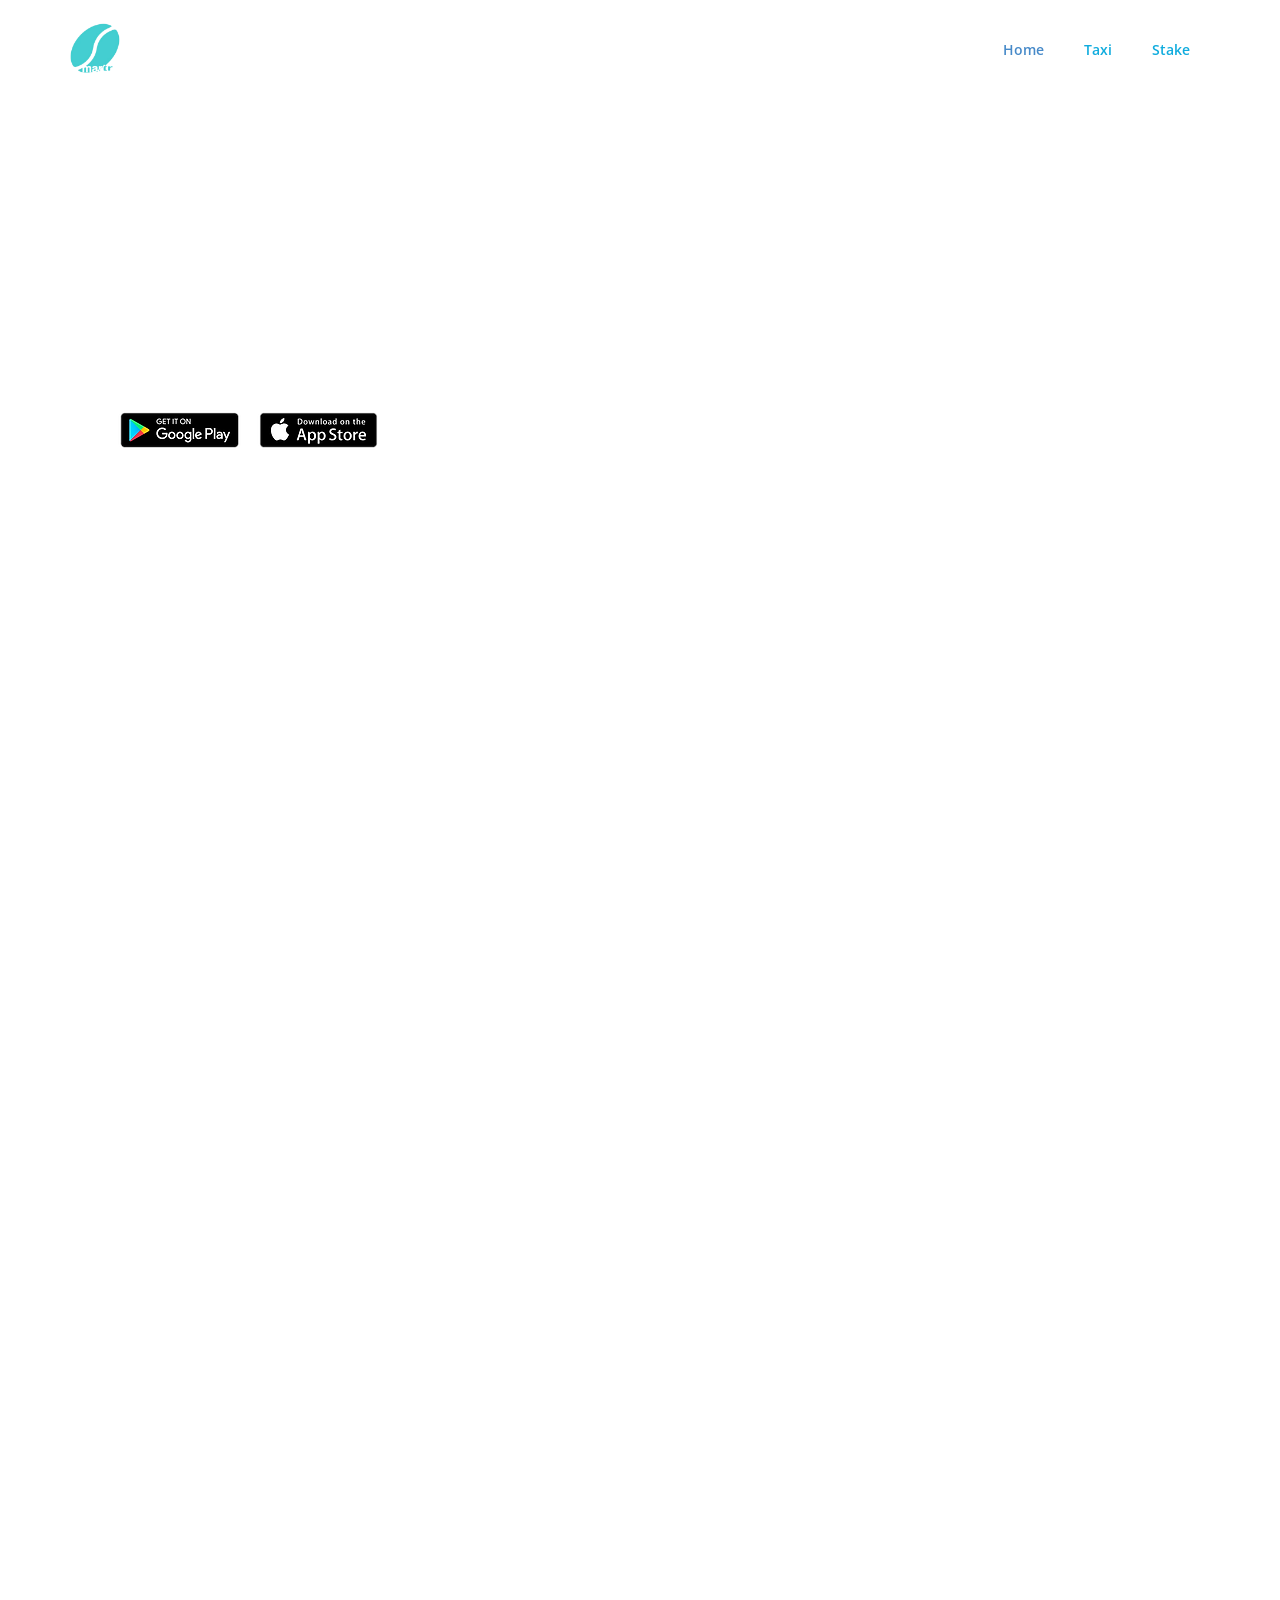
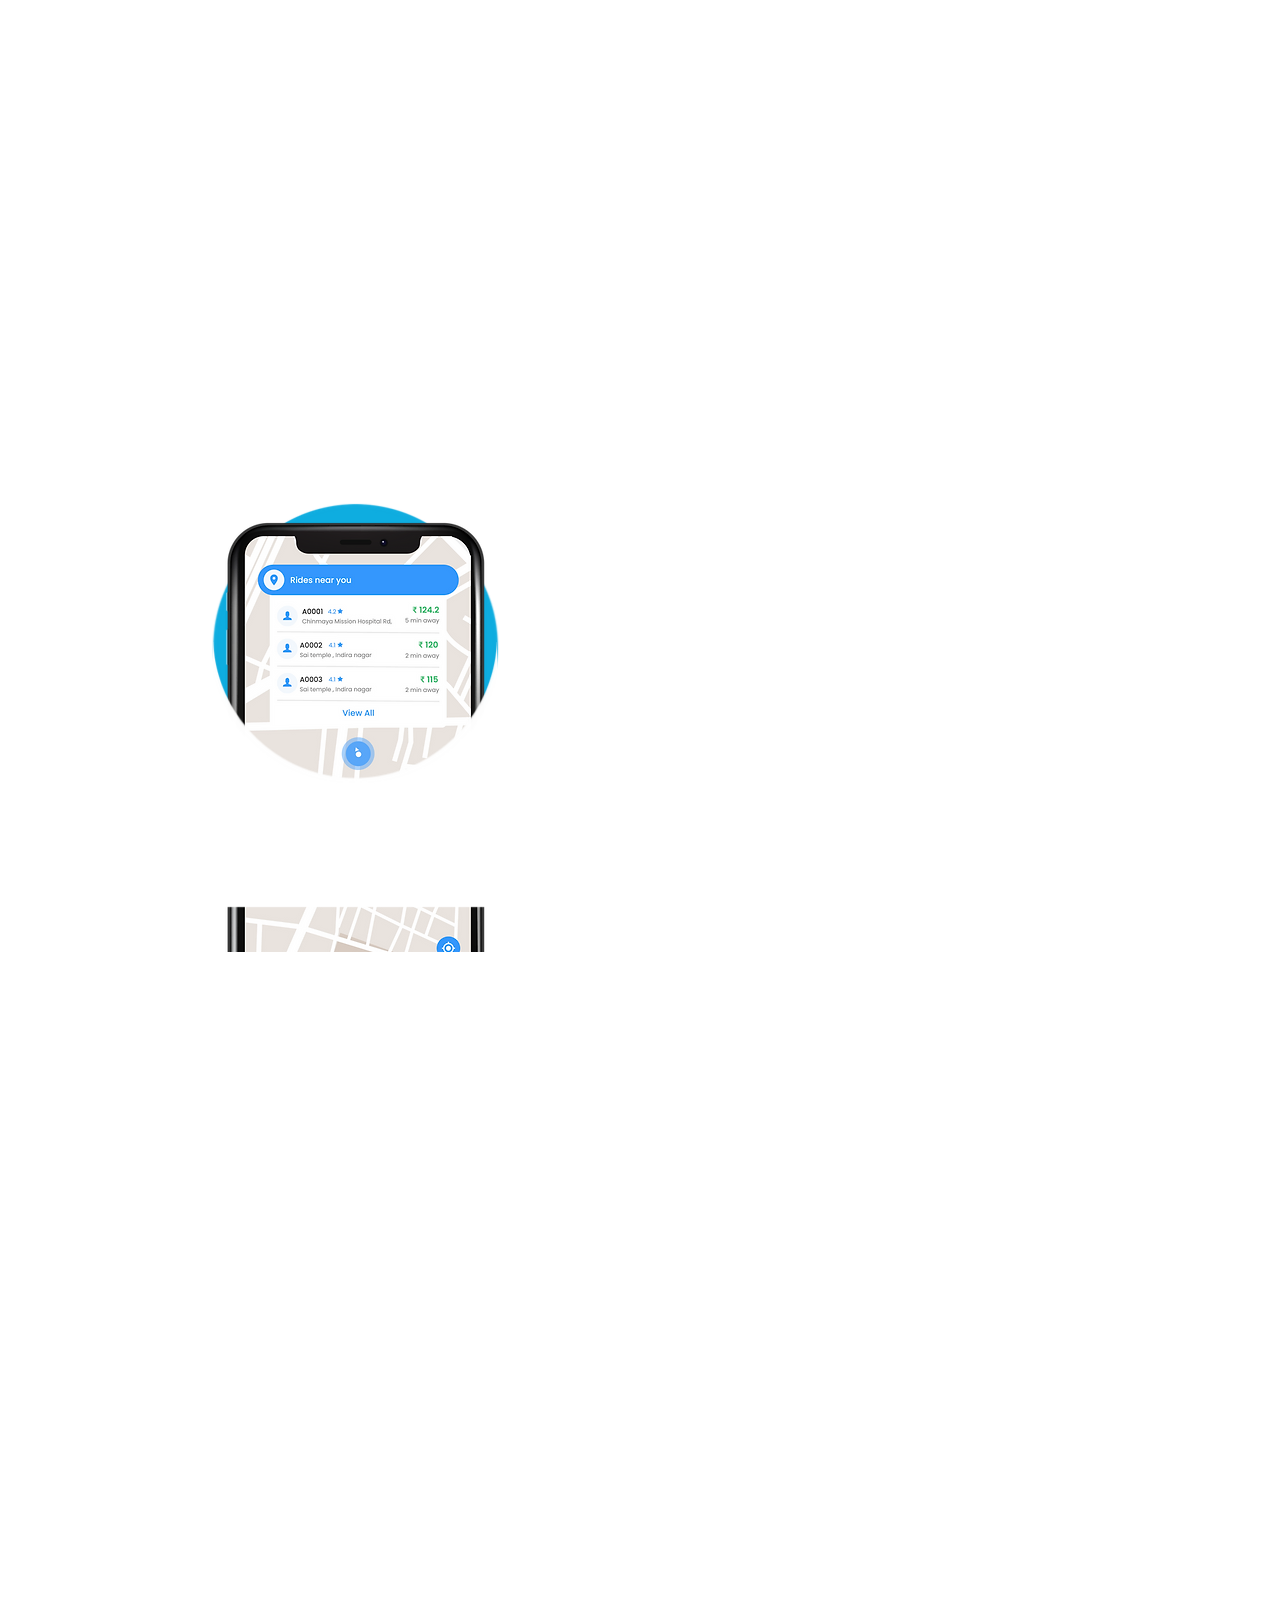
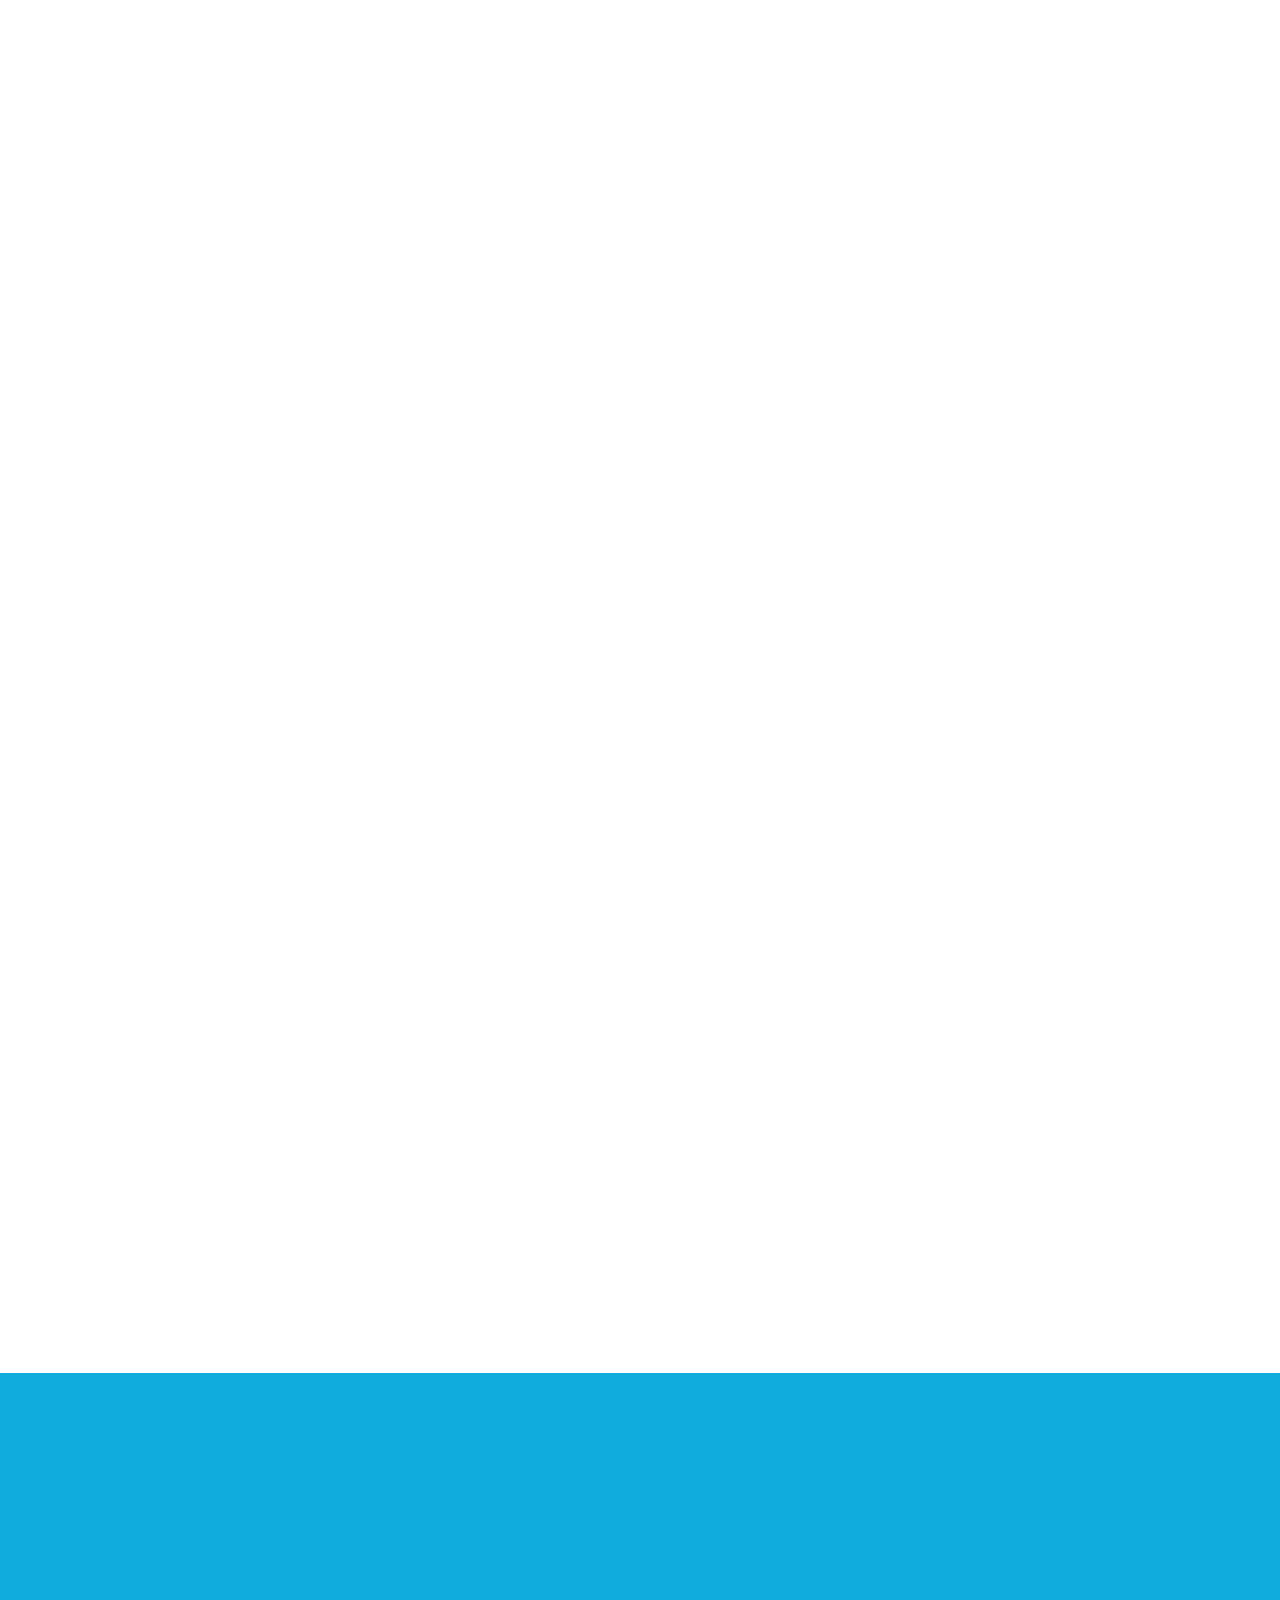
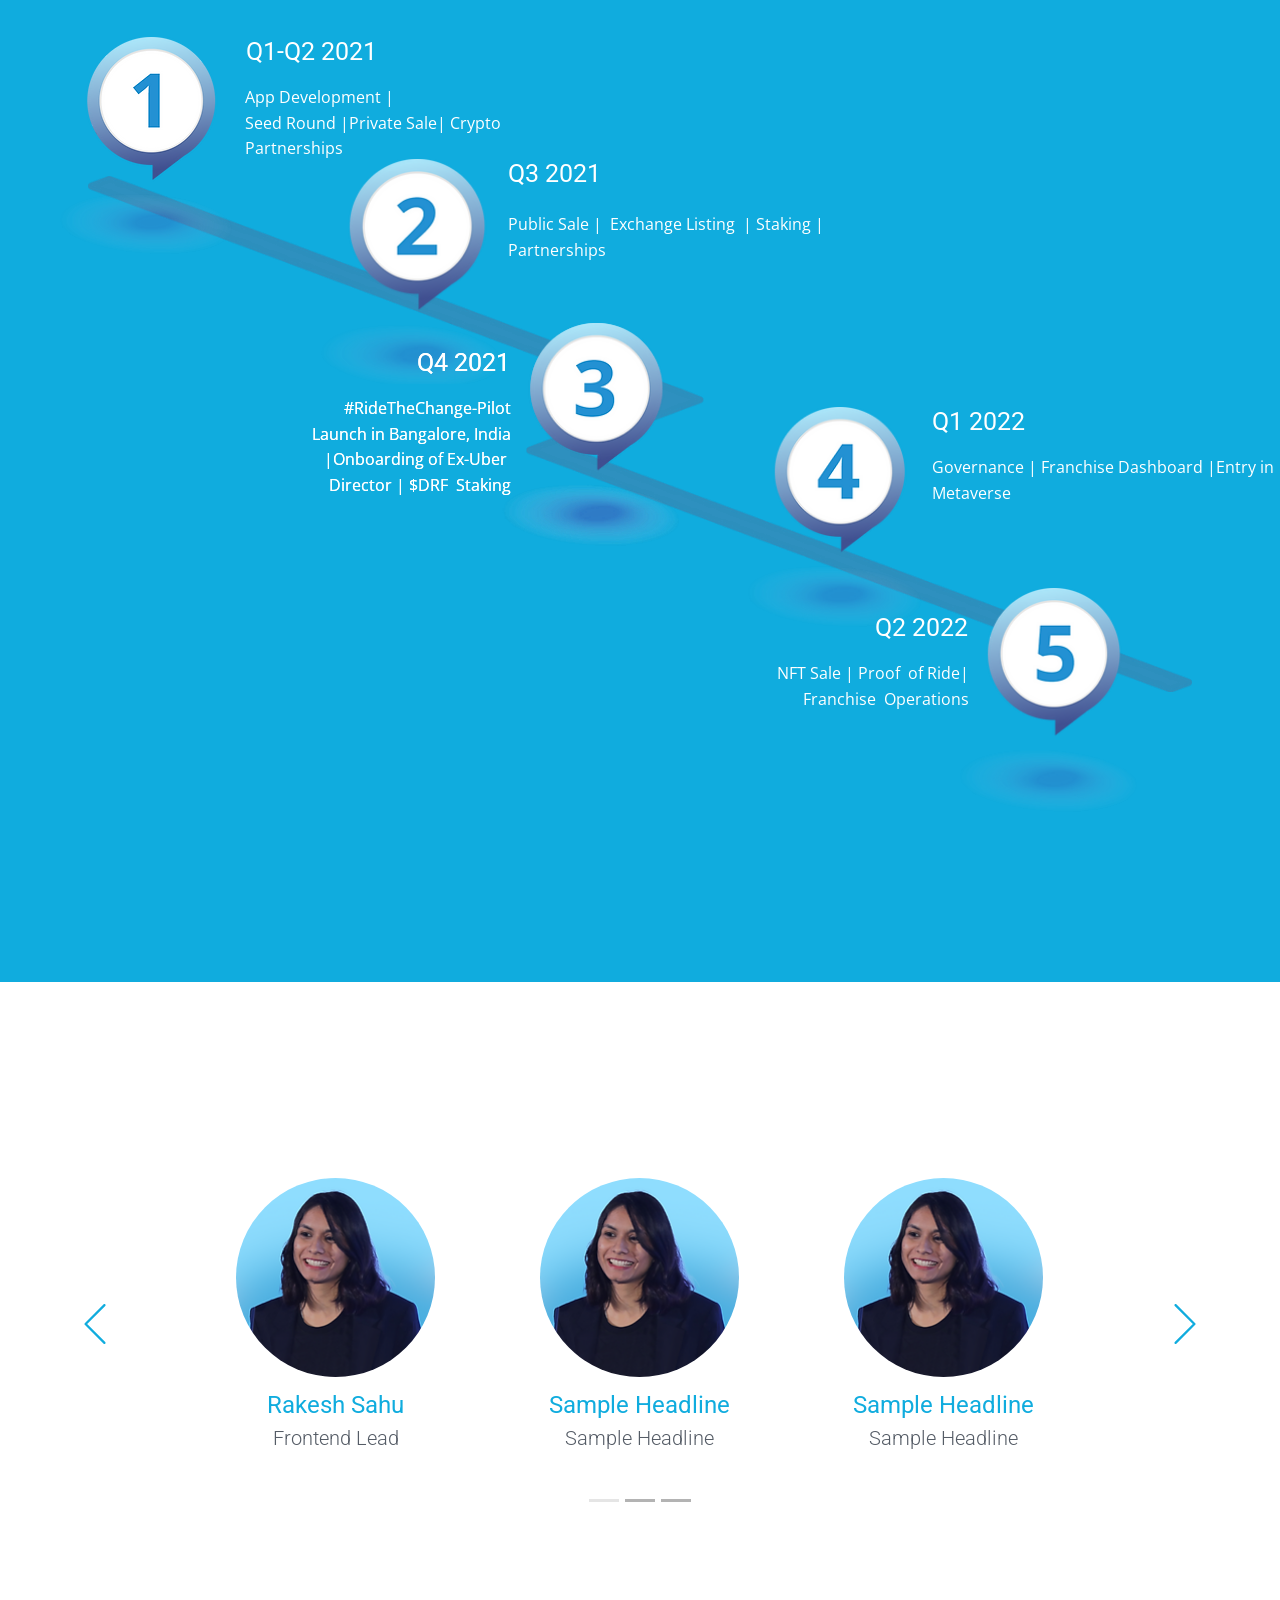
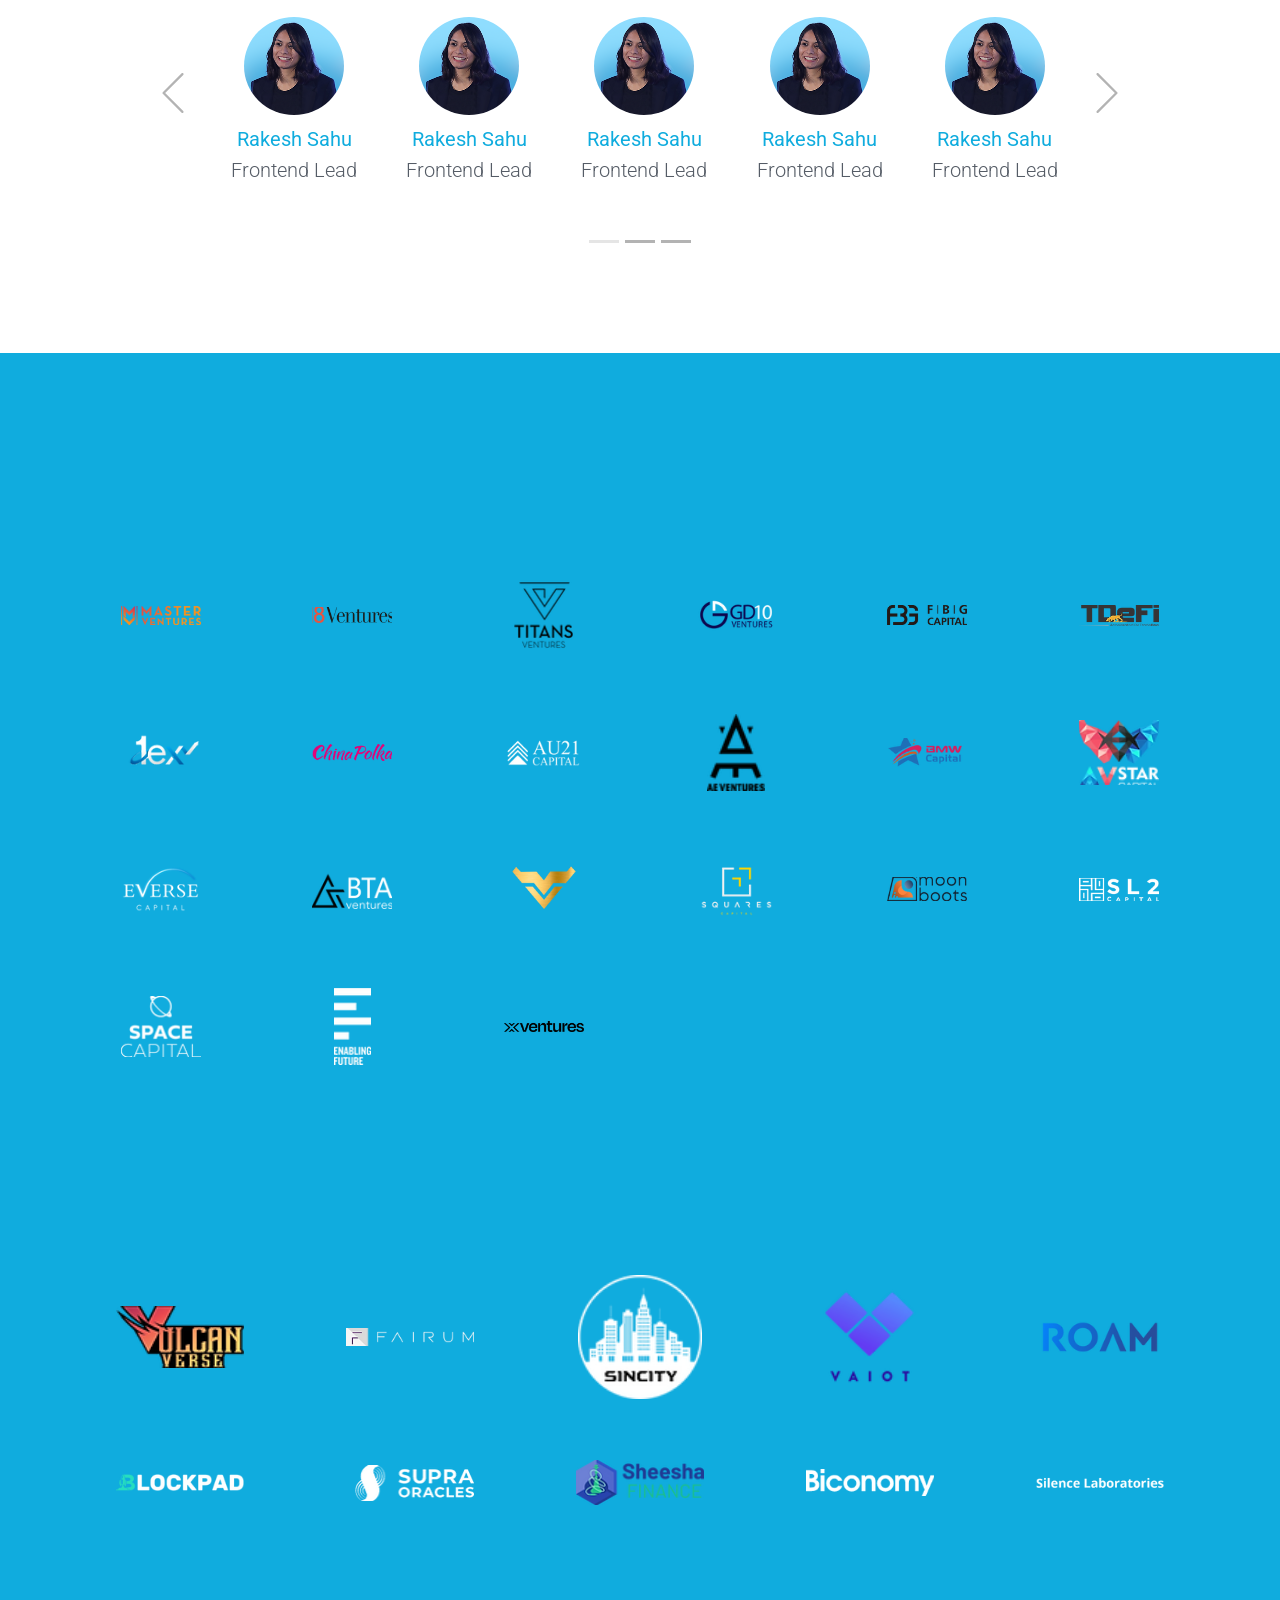
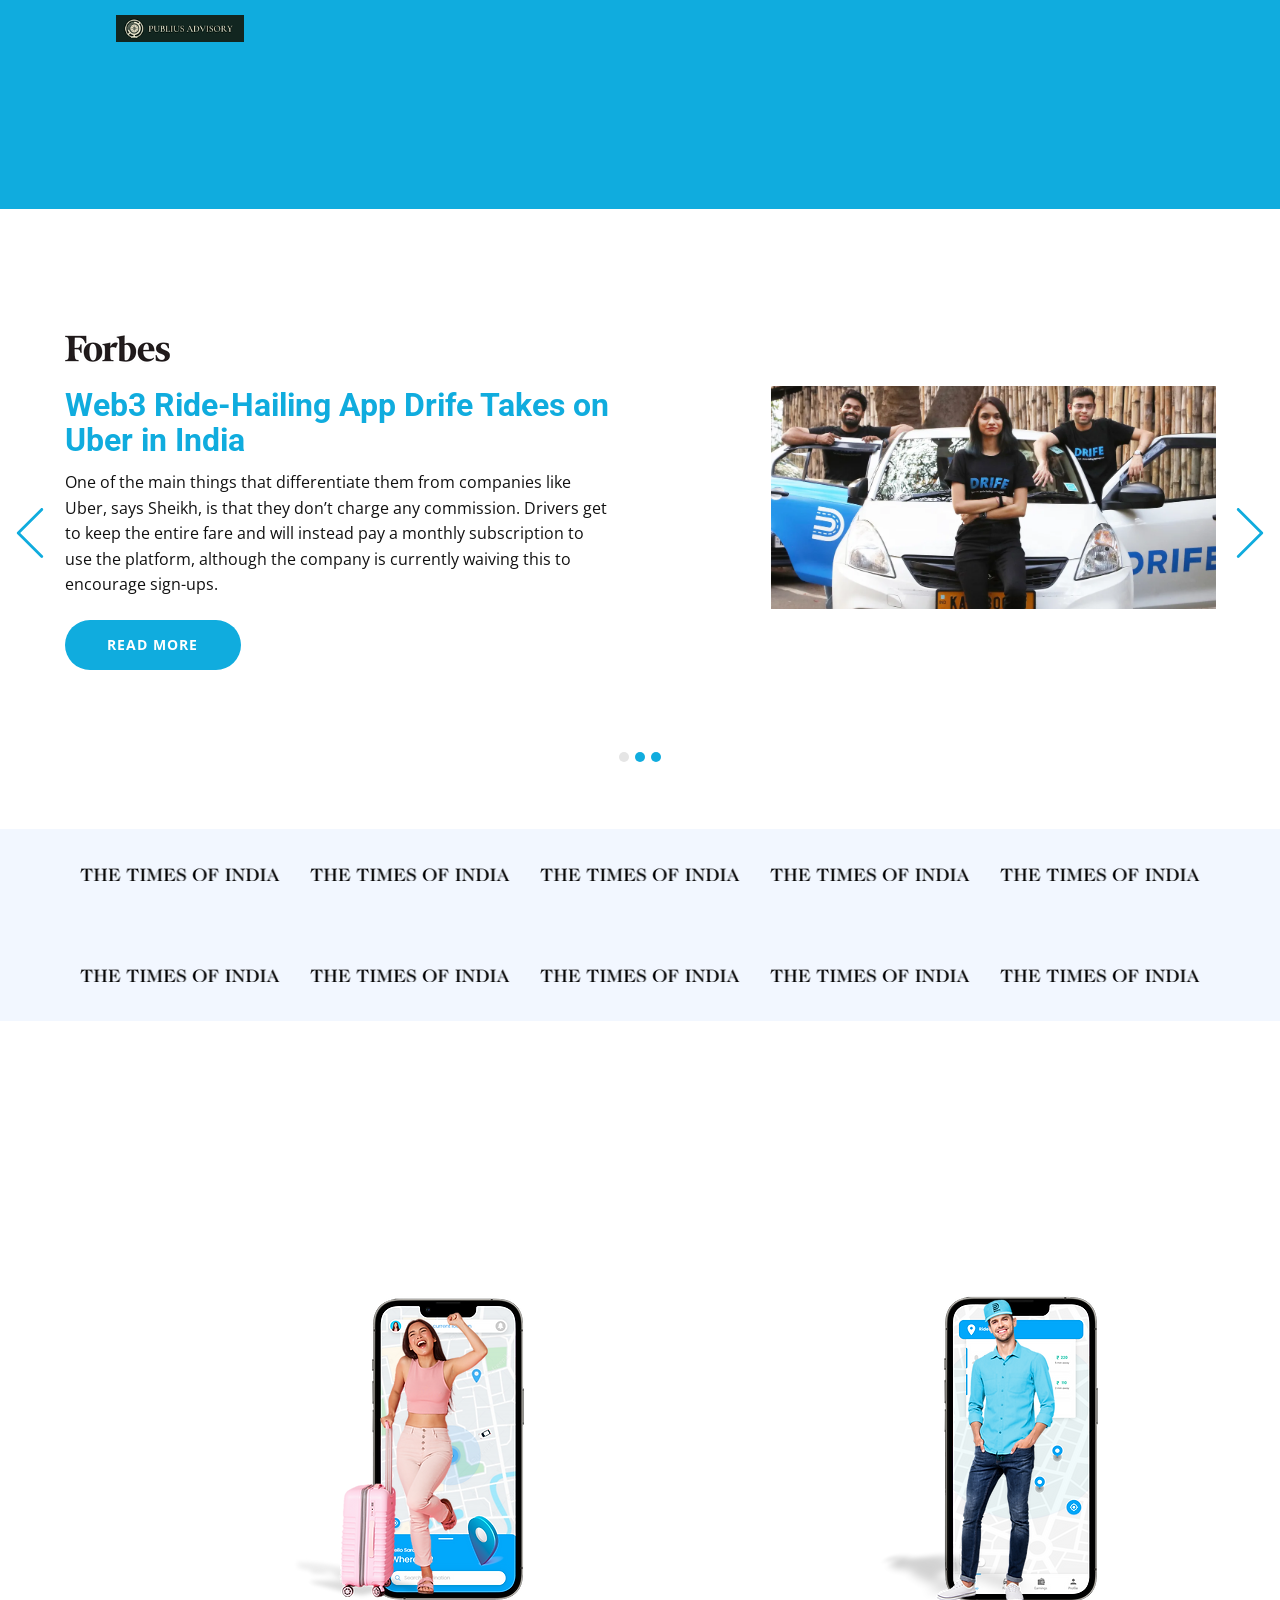
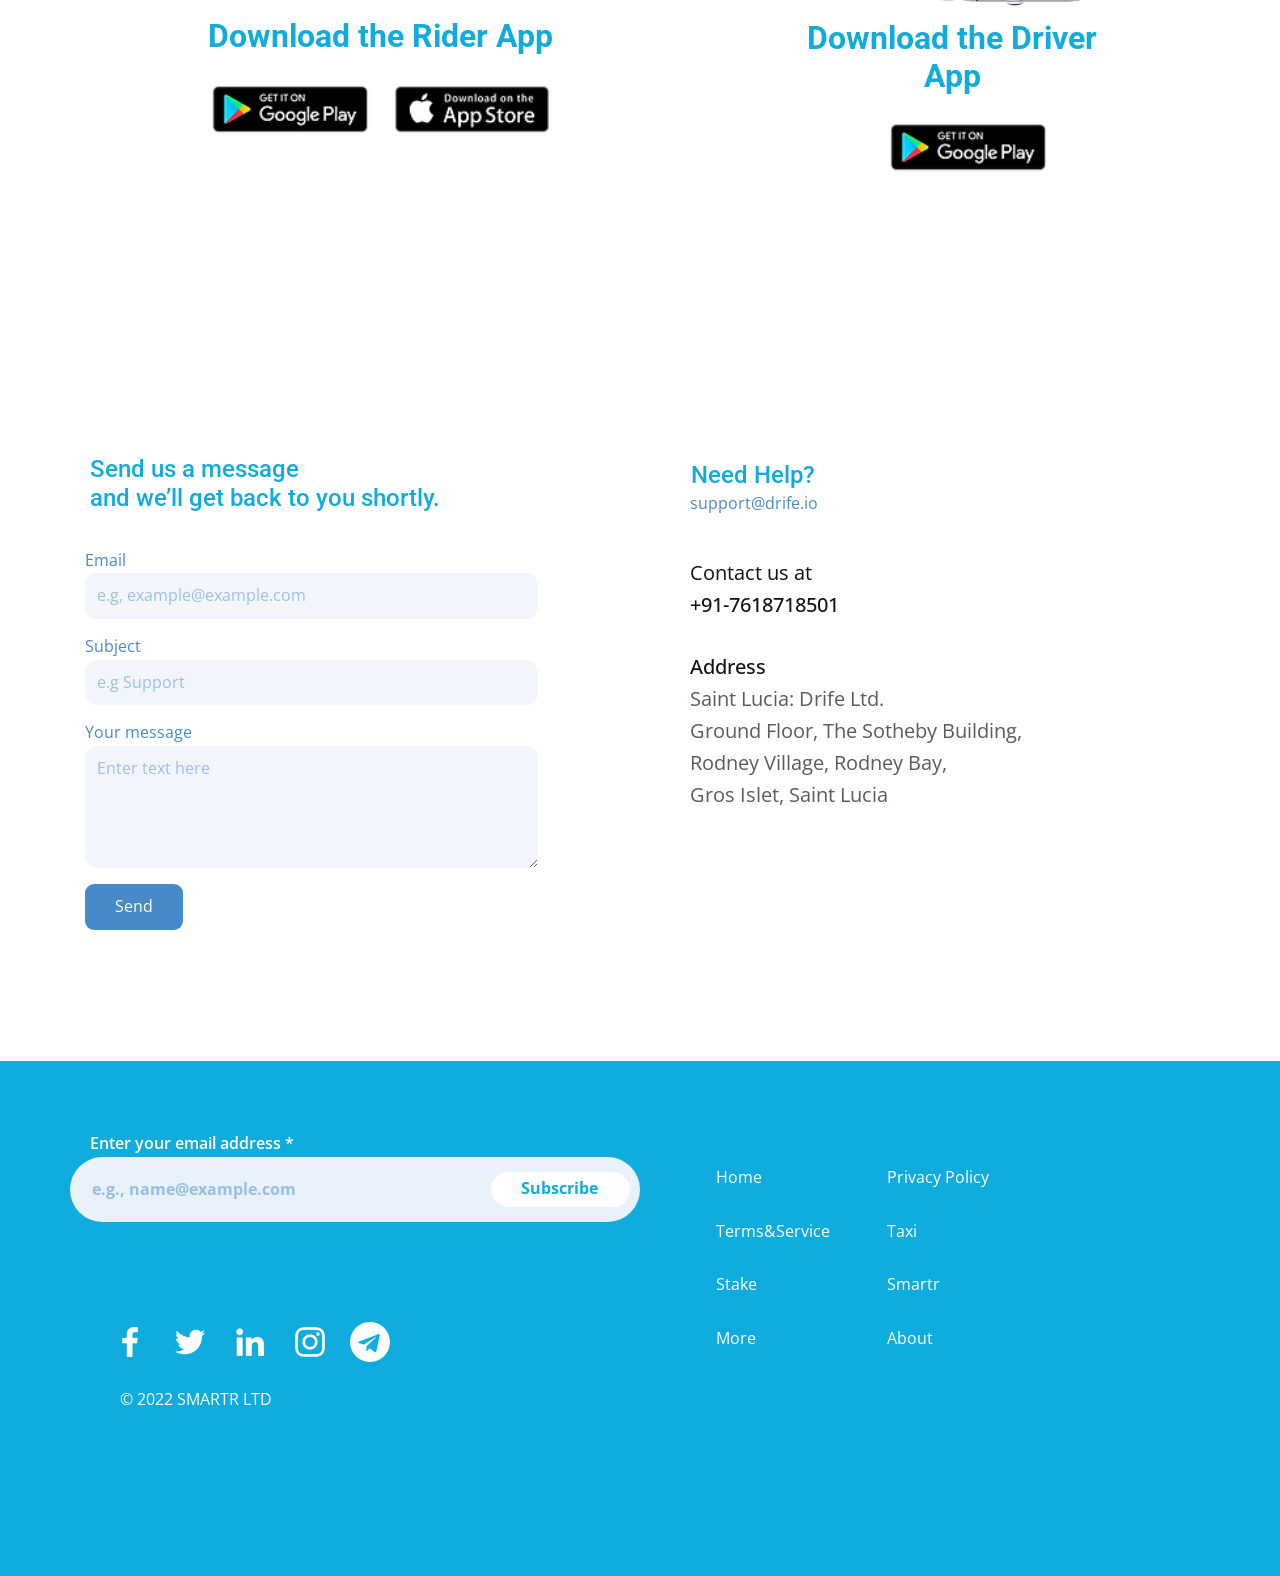
<file: well-known/Smartr/index.html>
<!DOCTYPE html>
<html style="font-size: 16px;" lang="en"><head>
    <meta name="viewport" content="width=device-width, initial-scale=1.0">
    <meta charset="utf-8">
    <meta name="keywords" content="SMARTR​, ​Taxi 3.0 | Ride-hailing Reimagined, ​100k+, ​285k+, ​19k+, ​72k+">
    <meta name="description" content="">
    <title>Home</title>
    <link rel="stylesheet" href="main.css" media="screen">
    <link rel="stylesheet" href="Home.css" media="screen">
    <script class="u-script" type="text/javascript" src="jquery.js" defer=""></script>
    <script class="u-script" type="text/javascript" src="main.js" defer=""></script>
    <script class="u-script" type="text/javascript" src="init.js" defer=""></script>
    <meta name="generator" content="Nicepage 4.21.5, nicepage.com">
    
    <link id="u-theme-google-font" rel="stylesheet" href="https://fonts.googleapis.com/css?family=Roboto:100,100i,300,300i,400,400i,500,500i,700,700i,900,900i|Open+Sans:300,300i,400,400i,500,500i,600,600i,700,700i,800,800i">
    
    
    
    
    
    
    
    
    
    
    
    
    
    
    
    
    <script type="application/ld+json">{
		"@context": "http://schema.org",
		"@type": "Organization",
		"name": "",
		"logo": "images/logo_dark2.png"
}</script>
    <meta name="theme-color" content="#478ac9">
    <meta property="og:title" content="Home">
    <meta property="og:type" content="website">
  </head>
  <body onload="init_home()" data-home-page="index.html" data-home-page-title="Home" class="u-body u-xl-mode" data-lang="en"><header class="u-clearfix u-header u-header" id="sec-79bc"><div class="u-clearfix u-sheet u-sheet-1">
        <a href="https://nicepage.com" class="u-image u-logo u-image-1" data-image-width="337" data-image-height="335">
          <img src="images/logo_dark2.png" class="u-logo-image u-logo-image-1">
        </a>
        <nav class="u-menu u-menu-one-level u-menu-open-right u-offcanvas u-menu-1" data-responsive-from="MD">
          <div class="menu-collapse" style="font-size: 0.875rem; letter-spacing: 0px; font-weight: 600;">
            <a class="u-button-style u-custom-color-1 u-custom-left-right-menu-spacing u-custom-padding-bottom u-custom-text-color u-custom-text-hover-color u-custom-text-shadow u-custom-top-bottom-menu-spacing u-nav-link u-text-active-palette-1-base u-text-hover-palette-2-base" href="#" style="background-image: none;">
              <svg class="u-svg-link" viewBox="0 0 24 24"><use xmlns:xlink="http://www.w3.org/1999/xlink" xlink:href="#menu-hamburger"></use></svg>
              <svg class="u-svg-content" version="1.1" id="menu-hamburger" viewBox="0 0 16 16" x="0px" y="0px" xmlns:xlink="http://www.w3.org/1999/xlink" xmlns="http://www.w3.org/2000/svg"><g><rect y="1" width="16" height="2"></rect><rect y="7" width="16" height="2"></rect><rect y="13" width="16" height="2"></rect>
</g></svg>
            </a>
          </div>
          <div class="u-custom-menu u-nav-container">
            <ul class="u-nav u-unstyled u-nav-1"><li class="u-nav-item"><a class="u-button-style u-nav-link u-text-active-palette-1-base u-text-custom-color-1 u-text-hover-palette-1-base" href="index.html" style="padding: 10px 20px;">Home</a>
</li><li class="u-nav-item"><a class="u-button-style u-nav-link u-text-active-palette-1-base u-text-custom-color-1 u-text-hover-palette-1-base" href="Taxi.html" style="padding: 10px 20px;">Taxi</a>
</li><li class="u-nav-item"><a class="u-button-style u-nav-link u-text-active-palette-1-base u-text-custom-color-1 u-text-hover-palette-1-base" href="Stake.html" style="padding: 10px 20px;">Stake</a>
</li></ul>
          </div>
          <div class="u-custom-menu u-nav-container-collapse">
            <div class="u-container-style u-custom-color-1 u-inner-container-layout u-sidenav u-sidenav-1" data-offcanvas-width="300">
              <div class="u-inner-container-layout u-sidenav-overflow">
                <div class="u-menu-close u-menu-close-1"></div>
                <ul class="u-align-center u-nav u-popupmenu-items u-unstyled u-nav-2"><li class="u-nav-item"><a class="u-button-style u-nav-link" href="index.html">Home</a>
</li><li class="u-nav-item"><a class="u-button-style u-nav-link" href="Taxi.html">Taxi</a>
</li><li class="u-nav-item"><a class="u-button-style u-nav-link" href="Stake.html">Stake</a>
</li></ul>
              </div>
            </div>
            <div class="u-black u-menu-overlay u-opacity u-opacity-70"></div>
          </div>
        </nav>
      </div></header>
    <section class="u-clearfix u-hidden-xs u-section-1" id="sec-faa6">
      <div class="u-clearfix u-sheet u-uploaded-video u-video u-video-1">
        <div class="u-absolute-hcenter u-background-video u-expanded" style="animation-duration: 1000ms;">
          <div class="embed-responsive">
            <video class="embed-responsive-item" data-autoplay="1" loop="" muted="1" autoplay="autoplay" playsinline="">
              <source src="files/file.mp4" type="video/mp4">
              <p>Your browser does not support HTML5 video.</p>
            </video>
          </div>
        </div>
        <h1 class="u-text u-text-body-alt-color u-text-default u-text-1">SMARTR </h1>
        <h1 class="u-text u-text-body-alt-color u-text-default u-text-2"> Taxi 3.0 | Ride-hailing Reimagined</h1>
        <p class="u-text u-text-body-alt-color u-text-default u-text-3">#Ride​TheChange</p>
        <img class="u-image u-image-contain u-image-default u-preserve-proportions u-image-1" src="images/Group13240.webp" alt="" data-image-width="139" data-image-height="58">
        <img class="u-image u-image-contain u-image-default u-preserve-proportions u-image-2" src="images/Group13241.webp" alt="" data-image-width="139" data-image-height="58">
      </div>
    </section>
    <section class="u-clearfix u-hidden-lg u-hidden-md u-hidden-sm u-hidden-xl u-section-2" id="sec-87d7">
      <div class="u-clearfix u-sheet u-uploaded-video u-video-cover-xs u-sheet-1">
        <img class="u-expanded-width-xs u-image u-image-default u-image-1" src="images/SmartR.png" alt="" data-image-width="560" data-image-height="315">
        <img class="u-image u-image-contain u-image-default u-preserve-proportions u-image-2" src="images/Group13240.webp" alt="" data-image-width="139" data-image-height="58">
        <img class="u-image u-image-contain u-image-default u-preserve-proportions u-image-3" src="images/Group13241.webp" alt="" data-image-width="139" data-image-height="58">
      </div>
    </section>
    <section class="u-clearfix u-hidden-xl u-section-3" id="sec-7cd0">
      <div class="u-clearfix u-sheet u-valign-top-xs u-sheet-1">
        <div class="u-expanded-width-lg u-expanded-width-md u-expanded-width-sm u-expanded-width-xl u-list u-list-1">
          <div class="u-repeater u-repeater-1">
            <div class="u-container-style u-image u-list-item u-repeater-item u-shape-rectangle u-image-1" data-animation-name="customAnimationIn" data-animation-duration="1250" data-animation-direction="" data-image-width="252" data-image-height="236">
              <div class="u-container-layout u-similar-container u-container-layout-1">
                <h1 class="u-text u-text-body-alt-color u-text-default u-text-1"> 100k+</h1>
                <h4 class="u-align-left-xs u-text u-text-body-alt-color u-text-default u-text-2">DOWNLOADS</h4>
              </div>
            </div>
            <div class="u-container-style u-image u-list-item u-repeater-item u-shape-rectangle u-image-2" data-animation-name="customAnimationIn" data-animation-duration="1250" data-animation-direction="" data-image-width="252" data-image-height="236">
              <div class="u-container-layout u-similar-container u-container-layout-2">
                <h1 class="u-text u-text-body-alt-color u-text-default u-text-3"> 285k+</h1>
                <h4 class="u-align-left-xs u-text u-text-body-alt-color u-text-default u-text-4"> RIDE REQUESTS</h4>
              </div>
            </div>
            <div class="u-container-style u-image u-list-item u-repeater-item u-shape-rectangle u-image-3" data-animation-name="customAnimationIn" data-animation-duration="1250" data-animation-direction="" data-image-width="252" data-image-height="236">
              <div class="u-container-layout u-similar-container u-container-layout-3">
                <h1 class="u-text u-text-body-alt-color u-text-default u-text-5"> 19k+</h1>
                <h4 class="u-align-left-xs u-text u-text-body-alt-color u-text-default u-text-6"> DRIVERS</h4>
              </div>
            </div>
            <div class="u-container-style u-image u-list-item u-repeater-item u-shape-rectangle u-image-4" data-animation-name="customAnimationIn" data-animation-duration="1250" data-animation-direction="" data-image-width="252" data-image-height="236">
              <div class="u-container-layout u-similar-container u-container-layout-4">
                <h1 class="u-text u-text-body-alt-color u-text-default u-text-7"> 72k+</h1>
                <h4 class="u-align-left-xs u-text u-text-body-alt-color u-text-default u-text-8"> HAPPY RIDERS</h4>
              </div>
            </div>
          </div>
        </div>
      </div>
    </section>
    <section class="u-clearfix u-hidden-lg u-hidden-md u-hidden-sm u-hidden-xs u-section-4" id="sec-da8c">
      <div class="u-clearfix u-sheet u-sheet-1">
        <div class="u-hidden-md u-uploaded-video u-video u-video-cover u-video-1">
          <div class="embed-responsive">
            <video class="embed-responsive-item" data-autoplay="1" loop="" muted="1" autoplay="autoplay" playsinline="">
              <source src="files/Drife-DecentralizedTaxi_2.mp4" type="video/mp4">
              <p>Your browser does not support HTML5 video.</p>
            </video>
          </div>
        </div>
        <div class="u-expanded-width u-hidden-xs u-list u-list-1">
          <div class="u-repeater u-repeater-1">
            <div class="u-container-style u-list-item u-repeater-item u-shape-rectangle u-list-item-1" data-animation-name="customAnimationIn" data-animation-duration="1250" data-animation-direction="">
              <div class="u-container-layout u-similar-container u-container-layout-1">
                <img class="u-image u-image-contain u-image-default u-preserve-proportions u-image-1" src="images/download.svg" alt="" data-image-width="569" data-image-height="554">
                <h1 class="u-text u-text-body-alt-color u-text-default u-text-1" id="num_1"> 100k+</h1>
                <h4 class="u-text u-text-body-alt-color u-text-default u-text-2">DOWNLOADS</h4>
              </div>
            </div>
            <div class="u-container-style u-list-item u-repeater-item u-shape-rectangle u-list-item-2" data-animation-name="customAnimationIn" data-animation-duration="1250" data-animation-direction="">
              <div class="u-container-layout u-similar-container u-container-layout-2">
                <img class="u-image u-image-contain u-image-default u-preserve-proportions u-image-2" src="images/taxi.svg" alt="" data-image-width="746" data-image-height="612">
                <h1 class="u-text u-text-body-alt-color u-text-default u-text-3" id="num_2"> 285k+</h1>
                <h4 class="u-text u-text-body-alt-color u-text-default u-text-4"> RIDE REQUESTS</h4>
              </div>
            </div>
            <div class="u-container-style u-list-item u-repeater-item u-shape-rectangle u-list-item-3" data-animation-name="customAnimationIn" data-animation-duration="1250" data-animation-direction="">
              <div class="u-container-layout u-similar-container u-container-layout-3">
                <img class="u-image u-image-contain u-image-default u-preserve-proportions u-image-3" src="images/riders.svg" alt="" data-image-width="620" data-image-height="672">
                <h1 class="u-text u-text-body-alt-color u-text-default u-text-5" id="num_3"> 19k+</h1>
                <h4 class="u-text u-text-body-alt-color u-text-default u-text-6"> DRIVERS</h4>
              </div>
            </div>
            <div class="u-container-style u-list-item u-repeater-item u-shape-rectangle u-list-item-4" data-animation-name="customAnimationIn" data-animation-duration="1250" data-animation-direction="">
              <div class="u-container-layout u-similar-container u-container-layout-4">
                <img class="u-image u-image-contain u-image-default u-preserve-proportions u-image-4" src="images/drivers.svg" alt="" data-image-width="620" data-image-height="620">
                <h1 class="u-text u-text-body-alt-color u-text-default u-text-7" id="num_4"> 72k+</h1>
                <h4 class="u-text u-text-body-alt-color u-text-default u-text-8"> HAPPY RIDERS</h4>
              </div>
            </div>
          </div>
        </div>
        <div class="u-expanded-width u-hidden-xl u-list u-list-2">
          <div class="u-repeater u-repeater-2">
            <div class="u-container-style u-custom-color-1 u-list-item u-repeater-item u-shape-rectangle u-list-item-5" data-animation-name="customAnimationIn" data-animation-duration="1250" data-animation-direction="">
              <div class="u-container-layout u-similar-container u-container-layout-5">
                <img class="u-image u-image-contain u-image-default u-preserve-proportions u-image-5" src="images/download.svg" alt="" data-image-width="569" data-image-height="554">
                <h1 class="u-text u-text-body-alt-color u-text-default u-text-9"> 100k+</h1>
                <h4 class="u-text u-text-body-alt-color u-text-default u-text-10">DOWNLOADS</h4>
              </div>
            </div>
            <div class="u-container-style u-custom-color-1 u-list-item u-repeater-item u-shape-rectangle u-list-item-6" data-animation-name="customAnimationIn" data-animation-duration="1250" data-animation-direction="">
              <div class="u-container-layout u-similar-container u-container-layout-6">
                <img class="u-image u-image-contain u-image-default u-preserve-proportions u-image-6" src="images/taxi.svg" alt="" data-image-width="746" data-image-height="612">
                <h1 class="u-text u-text-body-alt-color u-text-default u-text-11"> 285k+</h1>
                <h4 class="u-text u-text-body-alt-color u-text-default u-text-12"> RIDE REQUESTS</h4>
              </div>
            </div>
            <div class="u-container-style u-custom-color-1 u-list-item u-repeater-item u-shape-rectangle u-list-item-7" data-animation-name="customAnimationIn" data-animation-duration="1250" data-animation-direction="">
              <div class="u-container-layout u-similar-container u-container-layout-7">
                <img class="u-image u-image-contain u-image-default u-preserve-proportions u-image-7" src="images/riders.svg" alt="" data-image-width="620" data-image-height="672">
                <h1 class="u-text u-text-body-alt-color u-text-default u-text-13"> 19k+</h1>
                <h4 class="u-text u-text-body-alt-color u-text-default u-text-14"> DRIVERS</h4>
              </div>
            </div>
            <div class="u-container-style u-custom-color-1 u-list-item u-repeater-item u-shape-rectangle u-list-item-8" data-animation-name="customAnimationIn" data-animation-duration="1250" data-animation-direction="">
              <div class="u-container-layout u-similar-container u-container-layout-8">
                <img class="u-image u-image-contain u-image-default u-preserve-proportions u-image-8" src="images/drivers.svg" alt="" data-image-width="620" data-image-height="620">
                <h1 class="u-text u-text-body-alt-color u-text-default u-text-15"> 72k+</h1>
                <h4 class="u-text u-text-body-alt-color u-text-default u-text-16"> HAPPY RIDERS</h4>
              </div>
            </div>
          </div>
        </div>
      </div>
    </section>
    <section class="u-clearfix u-valign-bottom-lg u-valign-bottom-md u-valign-bottom-sm u-valign-bottom-xl u-valign-middle-xs u-section-5" id="sec-e1f5">
      <h1 class="u-align-center u-custom-font u-text u-text-custom-color-1 u-text-font u-text-1" data-animation-name="customAnimationIn" data-animation-duration="1500"> Decentralized Ride-hailing Experience</h1>
      <div class="u-clearfix u-expanded-width u-layout-wrap u-layout-wrap-1">
        <div class="u-layout">
          <div class="u-layout-row">
            <div class="u-container-style u-layout-cell u-size-30 u-layout-cell-1">
              <div class="u-container-layout u-container-layout-1">
                <div class="u-expanded-width-lg u-expanded-width-md u-expanded-width-sm u-expanded-width-xs u-list u-list-1">
                  <div class="u-repeater u-repeater-1">
                    <div class="u-align-center-xs u-container-style u-hover-feature u-list-item u-repeater-item u-shape-rectangle u-list-item-1" data-animation-name="customAnimationIn" data-animation-duration="1000" data-animation-direction="X">
                      <div class="u-container-layout u-similar-container u-container-layout-2">
                        <h4 class="u-custom-item u-text u-text-custom-color-1 u-text-2"> Zero Commision</h4>
                        <div id="img_1"><img class="u-image u-image-contain u-image-default u-preserve-proportions u-image-1" src="images/zero.svg" alt="" data-image-width="76" data-image-height="71"></div>
                        <p class="u-custom-item u-text u-text-3" id="text_1"> Shifting the focus from the existing commission-based platforms to a new subscription-based economic model</p>
                      </div>
                    </div>
                    <div class="u-align-center-xs u-container-style u-hover-feature u-list-item u-repeater-item u-shape-rectangle u-list-item-2" data-animation-name="customAnimationIn" data-animation-duration="1000" data-animation-direction="X">
                      <div class="u-container-layout u-similar-container u-container-layout-3">
                        <h4 class="u-custom-item u-text u-text-custom-color-1 u-text-4"> Market Dictated Pricing</h4>
                         <div id="img_2"><img class="u-image u-image-contain u-image-default u-preserve-proportions u-image-2" src="images/market.svg" alt="" data-image-width="65" data-image-height="55"></div>
                        <p class="u-custom-item u-text u-text-5" id="text_2"> A unique blockchain-enabled auction mechanism that allows drivers and riders to control their rides</p>
                      </div>
                    </div>
                    <div class="u-align-center-xs u-container-style u-hover-feature u-list-item u-repeater-item u-shape-rectangle u-list-item-3" data-animation-name="customAnimationIn" data-animation-duration="1000" data-animation-direction="X">
                      <div class="u-container-layout u-similar-container u-container-layout-4">
                        <h4 class="u-custom-item u-text u-text-custom-color-1 u-text-6"> Open Governance</h4>
                         <div id="img_3"><img class="u-image u-image-contain u-image-default u-preserve-proportions u-image-3" src="images/govern.svg" alt="" data-image-width="188" data-image-height="186"></div>
                        <p class="u-custom-item u-text u-text-7" id="text_3"> Drivers and riders are given a voice and their right to govern themselves, keeping their best interests in mind</p>
                      </div>
                    </div>
                    <div class="u-align-center-xs u-container-style u-hover-feature u-list-item u-repeater-item u-shape-rectangle u-list-item-4" data-animation-name="customAnimationIn" data-animation-duration="1000" data-animation-direction="X">
                      <div class="u-container-layout u-similar-container u-container-layout-5">
                        <h4 class="u-custom-item u-text u-text-custom-color-1 u-text-8"> Incentivized Participation</h4>
                         <div id="img_4"><img class="u-image u-image-contain u-image-default u-preserve-proportions u-image-4" src="images/participation.svg" alt="" data-image-width="174" data-image-height="166"></div>
                        <p class="u-custom-item u-text u-text-9" id="text_4"> Blockchain-based loyalty &amp; incentive program by using the native token "DRF"</p>
                      </div>
                    </div>
                  </div>
                </div>
              </div>
            </div>
            <div class="u-container-style u-layout-cell u-size-30 u-layout-cell-2">
              <div class="u-container-layout u-container-layout-6">
                <div class="u-expanded-width-xs u-uploaded-video u-video u-video-contain u-video-1">
                  <div class="embed-responsive">
                    <video class="embed-responsive-item" data-autoplay="1" loop="" muted="1" autoplay="autoplay" playsinline="">
                      <source src="files/Drife-DecentralizedTaxi.mp4" type="video/mp4">
                      <p>Your browser does not support HTML5 video.</p>
                    </video>
                  </div>
                </div>
              </div>
            </div>
          </div>
        </div>
      </div>
      
      
      
      
    </section>
    <section class="u-clearfix u-section-6" id="sec-b0f2">
      
      
      
      
      <div class="u-clearfix u-sheet u-sheet-1">
        <div class="u-clearfix u-expanded-width u-layout-wrap u-layout-wrap-1">
          <div class="u-layout">
            <div class="u-layout-row">
              <div class="u-container-style u-layout-cell u-size-30 u-layout-cell-1">
                <div class="u-container-layout u-valign-middle u-container-layout-1">
                  <img class="u-image u-image-contain u-image-default u-image-1" src="images/Ellipse.png" alt="" data-image-width="286" data-image-height="284">
                  <div id="img_5"><img class="u-image u-image-default u-image-2" src="images/Phone.webp" alt="" data-image-width="284" data-image-height="450" data-animation-name="customAnimationIn" data-animation-duration="1500"></div>
                  <img class="u-image u-image-contain u-image-default u-image-3" src="images/Curve2.webp" alt="" data-image-width="286" data-image-height="266">
                </div>
              </div>
              <div class="u-align-center-xs u-container-style u-layout-cell u-size-30 u-layout-cell-2">
                <div class="u-container-layout u-container-layout-2">
                  <h1 class="u-custom-font u-text u-text-custom-color-1 u-text-font u-text-1" data-animation-name="customAnimationIn" data-animation-duration="1500">WHY BLOCKCHAIN</h1>
                  <p class="u-text u-text-2" data-animation-name="customAnimationIn" data-animation-duration="1500" id="text_5"> The use of a blockchain enables trustlessness by leveraging programmable automated self-executing smart contracts </p>
                </div>
              </div>
            </div>
          </div>
        </div>
        <div class="u-expanded-width-xs u-list u-list-1">
          <div class="u-repeater u-repeater-1">
            <div class="u-align-center-xs u-container-style u-hover-feature u-list-item u-repeater-item u-list-item-1" data-animation-name="customAnimationIn" data-animation-duration="1500">
              <div class="u-container-layout u-similar-container u-container-layout-3">
                <img class="u-image u-image-contain u-image-default u-preserve-proportions u-image-4" src="images/search.svg" alt="" data-image-width="157" data-image-height="157">
                <h3 class="u-text u-text-custom-color-1 u-text-default u-text-3"> Transparency &amp; Equitability</h3>
                <p class="u-align-center-lg u-align-center-md u-align-center-sm u-align-center-xl u-text u-text-4" id="text_6"> Using smart contracts for the fare negotiations, governance, and managing stake-based services and privileges. Bringing transparency in Fare computation, dynamic pricing and commission-less payment transfers</p>
              </div>
            </div>
            <div class="u-align-center-xs u-container-style u-hover-feature u-list-item u-repeater-item u-list-item-2" data-animation-name="customAnimationIn" data-animation-duration="1500">
              <div class="u-container-layout u-similar-container u-container-layout-4">
                <img class="u-image u-image-contain u-image-default u-preserve-proportions u-image-5" src="images/balance.svg" alt="" data-image-width="167" data-image-height="144">
                <h3 class="u-text u-text-custom-color-1 u-text-default u-text-5"> Governance</h3>
                <p class="u-align-center-lg u-align-center-md u-align-center-sm u-align-center-xl u-text u-text-6" id="text_7"> The platform itself is governed by a DAO where everyone can participate in decision making by putting forth proposals and voting on them</p>
              </div>
            </div>
            <div class="u-align-center-xs u-container-style u-hover-feature u-list-item u-repeater-item u-list-item-3" data-animation-name="customAnimationIn" data-animation-duration="1500">
              <div class="u-container-layout u-similar-container u-container-layout-5">
                <img class="u-image u-image-contain u-image-default u-preserve-proportions u-image-6" src="images/token.svg" alt="" data-image-width="168" data-image-height="182">
                <h3 class="u-text u-text-custom-color-1 u-text-default u-text-7"> Tokenized Economy</h3>
                <p class="u-align-center-lg u-align-center-md u-align-center-sm u-align-center-xl u-text u-text-8" id="text_8"> The native platform utility tokens are used for gamifying loyalty, rewards and incentives, while stable tokens are used for on-chain macro and micropayment transfers. Native tokens are meant to be staked for acquiring Franchise NFTs or FNFTs which provide the franchisee rights to use the name and system of Drife</p>
              </div>
            </div>
            <div class="u-align-center-xs u-container-style u-hover-feature u-list-item u-repeater-item u-list-item-4" data-animation-name="customAnimationIn" data-animation-duration="1500">
              <div class="u-container-layout u-similar-container u-container-layout-6">
                <img class="u-image u-image-contain u-image-default u-preserve-proportions u-image-7" src="images/Fnft.svg" alt="" data-image-width="168" data-image-height="157">
                <h3 class="u-text u-text-custom-color-1 u-text-default u-text-9"> FNFT</h3>
                <p class="u-align-center-lg u-align-center-md u-align-center-sm u-align-center-xl u-text u-text-10" id="text_9"> Drife is bringing for the first time, a franchise model to the ride-hailing industry, enabled by NFT technology. This will usher a new paradigm of doing business in the ride-hailing industry in particular and the transportation industry at large</p>
              </div>
            </div>
          </div>
        </div>
      </div>
    </section>
    <section class="u-clearfix u-section-7" id="sec-699c">
      
      
      
      <div class="u-clearfix u-sheet u-valign-middle-lg u-valign-middle-md u-valign-middle-sm u-valign-middle-xl u-sheet-1">
        <h1 class="u-align-center u-custom-font u-text u-text-custom-color-1 u-text-font u-text-1" data-animation-name="customAnimationIn" data-animation-duration="1500"> DRF UTILITY</h1>
        <div class="u-clearfix u-expanded-width u-layout-wrap u-layout-wrap-1">
          <div class="u-layout">
            <div class="u-layout-row">
              <div class="u-container-style u-layout-cell u-size-24 u-layout-cell-1">
                <div class="u-container-layout u-container-layout-1">
                  <img class="u-image u-image-default u-image-1" src="images/Phone1.webp" alt="" data-image-width="307" data-image-height="568" data-animation-name="customAnimationIn" data-animation-duration="1500">
                  <img class="u-image u-image-contain u-image-default u-preserve-proportions u-image-2" src="images/Drftoken11.webp" alt="" data-image-width="207" data-image-height="176" data-animation-name="customAnimationIn" data-animation-duration="1500" data-animation-delay="500">
                  <img class="u-image u-image-contain u-image-default u-preserve-proportions u-image-3" src="images/Drftoken21.webp" alt="" data-image-width="176" data-image-height="134" data-animation-name="customAnimationIn" data-animation-duration="1500" data-animation-delay="1000">
                </div>
              </div>
              <div class="u-container-style u-layout-cell u-size-36 u-layout-cell-2">
                <div class="u-container-layout u-container-layout-2">
                  <div class="u-expanded-width u-list u-list-1">
                    <div class="u-repeater u-repeater-1">
                      <div class="u-container-style u-hover-feature u-list-item u-repeater-item u-list-item-1" data-animation-name="customAnimationIn" data-animation-duration="1500" data-animation-delay="0" data-animation-direction="X">
                        <div class="u-container-layout u-similar-container u-container-layout-3">
                          <h3 class="u-text u-text-custom-color-1 u-text-default u-text-2"> Tokenized Economy</h3>
                          <img class="u-image u-image-contain u-image-default u-preserve-proportions u-image-4" src="images/fees.svg" alt="" data-image-width="136" data-image-height="157">
                          <p class="u-text u-text-3" id="text_10"> Get discounts on fares for riders and platform subscription fees for drivers</p>
                        </div>
                      </div>
                      <div class="u-container-style u-hover-feature u-list-item u-repeater-item u-list-item-2" data-animation-name="customAnimationIn" data-animation-duration="1500" data-animation-delay="0" data-animation-direction="X">
                        <div class="u-container-layout u-similar-container u-container-layout-4">
                          <h3 class="u-text u-text-custom-color-1 u-text-default u-text-4"> Platform Governance</h3>
                          <img class="u-image u-image-contain u-image-default u-preserve-proportions u-image-5" src="images/govern.svg" alt="" data-image-width="188" data-image-height="186">
                          <p class="u-text u-text-5" id="text_11"> DRF token holders can create proposals and vote for new features. Franchise contenders have to stake DRF tokens to win FNFT auctions and consequently the rights to run operations in a region</p>
                        </div>
                      </div>
                      <div class="u-container-style u-hover-feature u-list-item u-repeater-item u-list-item-3" data-animation-name="customAnimationIn" data-animation-duration="1500" data-animation-delay="0" data-animation-direction="X">
                        <div class="u-container-layout u-similar-container u-container-layout-5">
                          <h3 class="u-text u-text-custom-color-1 u-text-default u-text-6"> Earn Interest by staking</h3>
                          <img class="u-image u-image-contain u-image-default u-preserve-proportions u-image-6" src="images/earn.svg" alt="" data-image-width="184" data-image-height="156">
                          <p class="u-text u-text-7" id="text_12"> Delegate to Franchise owners - Drivers and Riders can delegate their DRF tokens to be staked on their behalf for Franchise candidates in return for a pre-decided revenue share</p>
                        </div>
                      </div>
                    </div>
                  </div>
                </div>
              </div>
            </div>
          </div>
        </div>
      </div>
    </section>
    <section class="u-clearfix u-custom-color-1 u-hidden-xl u-section-8" id="sec-6d2d">
      <div class="u-clearfix u-sheet u-valign-middle-xl u-sheet-1">
        <div class="u-list u-list-1">
          <div class="u-repeater u-repeater-1">
            <div class="u-align-left-lg u-align-left-md u-container-style u-list-item u-repeater-item">
              <div class="u-container-layout u-similar-container u-valign-middle-lg u-container-layout-1">
                <img class="u-image u-image-contain u-image-default u-preserve-proportions u-image-1" src="images/1.webp" alt="" data-image-width="199" data-image-height="225">
                <h3 class="u-align-center-sm u-align-center-xl u-align-center-xs u-custom-item u-text u-text-1"> Q1-Q2 2021</h3>
                <p class="u-align-left-sm u-align-left-xl u-align-left-xs u-custom-item u-text u-text-2"> App Development |<br>Seed Round |Private Sale| Crypto Partnerships
                </p>
              </div>
            </div>
            <div class="u-align-left-lg u-align-left-md u-container-style u-list-item u-repeater-item">
              <div class="u-container-layout u-similar-container u-valign-middle-lg u-container-layout-2">
                <img class="u-image u-image-contain u-image-default u-preserve-proportions u-image-2" src="images/2.webp" alt="" data-image-width="212" data-image-height="226">
                <h3 class="u-align-center-sm u-align-center-xl u-align-center-xs u-custom-item u-text u-text-3"> Q3 2021</h3>
                <p class="u-align-left-sm u-align-left-xl u-align-left-xs u-custom-item u-text u-text-4"> Public Sale |&nbsp; Exchange Listing&nbsp; | Staking | Partnerships</p>
              </div>
            </div>
            <div class="u-align-left-lg u-align-left-md u-container-style u-list-item u-repeater-item">
              <div class="u-container-layout u-similar-container u-valign-middle-lg u-container-layout-3">
                <img class="u-image u-image-contain u-image-default u-preserve-proportions u-image-3" src="images/3.webp" alt="" data-image-width="199" data-image-height="220">
                <h3 class="u-align-center-sm u-align-center-xl u-align-center-xs u-custom-item u-text u-text-5"> Q4 2021</h3>
                <p class="u-align-left-sm u-align-left-xl u-align-left-xs u-custom-item u-text u-text-6"> #RideTheChange-Pilot Launch in Bangalore, India |Onboarding of Ex-Uber&nbsp; Director | $DRF&nbsp; Staking<br>
                </p>
              </div>
            </div>
            <div class="u-align-left-lg u-align-left-md u-container-style u-list-item u-repeater-item">
              <div class="u-container-layout u-similar-container u-valign-middle-lg u-container-layout-4">
                <img class="u-image u-image-contain u-image-default u-preserve-proportions u-image-4" src="images/4.webp" alt="" data-image-width="207" data-image-height="232">
                <h3 class="u-align-center-sm u-align-center-xl u-align-center-xs u-custom-item u-text u-text-7"> Q1 2022</h3>
                <p class="u-align-left-sm u-align-left-xl u-align-left-xs u-custom-item u-text u-text-8"> Governance | Franchise Dashboard |Entry in Metaverse</p>
              </div>
            </div>
            <div class="u-align-left-lg u-align-left-md u-container-style u-list-item u-repeater-item">
              <div class="u-container-layout u-similar-container u-valign-middle-lg u-container-layout-5">
                <img class="u-image u-image-contain u-image-default u-preserve-proportions u-image-5" src="images/5.webp" alt="" data-image-width="206" data-image-height="226">
                <h3 class="u-align-center-sm u-align-center-xl u-align-center-xs u-custom-item u-text u-text-9"> Q2 2022</h3>
                <p class="u-align-left-sm u-align-left-xl u-align-left-xs u-custom-item u-text u-text-10"> NFT Sale | Proof&nbsp; of Ride| Franchise&nbsp; Operations</p>
              </div>
            </div>
          </div>
        </div>
      </div>
    </section>
    <section class="u-clearfix u-custom-color-1 u-hidden-lg u-hidden-md u-hidden-sm u-hidden-xs u-section-9" id="sec-7a56">
      <div class="u-clearfix u-sheet u-sheet-1">
        <h1 class="u-align-center u-custom-font u-text u-text-font u-text-1" data-animation-name="customAnimationIn" data-animation-duration="1500"> Roadmap</h1>
        <img class="u-image u-image-contain u-image-default u-image-1" src="images/Road3.webp" alt="" data-image-width="1192" data-image-height="558">
        <img class="u-image u-image-contain u-image-default u-image-2" src="images/Road3.webp" alt="" data-image-width="1192" data-image-height="558">
        <div class="u-clearfix u-group-elements u-group-elements-1">
          <img class="u-image u-image-contain u-image-default u-preserve-proportions u-image-3" src="images/1.webp" alt="" data-image-width="199" data-image-height="225">
          <h3 class="u-align-center u-text u-text-2"> Q1-Q2 2021</h3>
          <p class="u-align-left u-text u-text-3"> App Development |<br>Seed Round |Private Sale| Crypto Partnerships
          </p>
        </div>
        <img class="u-image u-image-contain u-image-default u-preserve-proportions u-image-4" src="images/2.webp" alt="" data-image-width="212" data-image-height="226">
        <h3 class="u-align-left u-text u-text-4">Q3 2021</h3>
        <p class="u-align-left u-text u-text-5"> Public Sale |&nbsp; Exchange Listing&nbsp; | Staking | Partnerships&nbsp;</p>
        <div class="u-clearfix u-group-elements u-group-elements-2">
          <img class="u-image u-image-contain u-image-default u-preserve-proportions u-image-5" src="images/3.webp" alt="" data-image-width="199" data-image-height="220">
          <h3 class="u-align-right u-text u-text-6"> Q4 2021</h3>
          <p class="u-align-right u-text u-text-7"> #RideTheChange-Pilot Launch in Bangalore, India |Onboarding of Ex-Uber&nbsp; Director | $DRF&nbsp; Staking<br>
          </p>
        </div>
        <div class="u-clearfix u-group-elements u-group-elements-3">
          <img class="u-image u-image-contain u-image-default u-preserve-proportions u-image-6" src="images/3.webp" alt="" data-image-width="199" data-image-height="220">
          <h3 class="u-align-right u-text u-text-8"> Q4 2021</h3>
          <p class="u-align-right u-text u-text-9"> #RideTheChange-Pilot Launch in Bangalore, India |Onboarding of Ex-Uber&nbsp; Director | $DRF&nbsp; Staking<br>
          </p>
        </div>
        <div class="u-clearfix u-group-elements u-group-elements-4">
          <img class="u-image u-image-contain u-image-default u-preserve-proportions u-image-7" src="images/5.webp" alt="" data-image-width="206" data-image-height="226">
          <h3 class="u-align-right u-text u-text-10"> Q2 2022</h3>
          <p class="u-align-right u-text u-text-11"> NFT Sale | Proof&nbsp; of Ride| Franchise&nbsp; Operations</p>
        </div>
        <div class="u-clearfix u-group-elements u-group-elements-5">
          <img class="u-image u-image-contain u-image-default u-preserve-proportions u-image-8" src="images/4.webp" alt="" data-image-width="207" data-image-height="232">
          <h3 class="u-align-left u-text u-text-12"> Q1 2022</h3>
          <p class="u-align-left u-text u-text-13"> Governance | Franchise Dashboard |Entry in Metaverse</p>
        </div>
      </div>
    </section>
    <section class="u-clearfix u-section-10" id="sec-47f6">
      <div class="u-clearfix u-sheet u-sheet-1">
        <h1 class="u-align-center u-custom-font u-text u-text-custom-color-1 u-text-font u-text-1" data-animation-name="customAnimationIn" data-animation-duration="1500"> Team</h1>
        <div data-interval="5000" data-u-ride="carousel" class="u-carousel u-expanded-width u-slider u-slider-1" id="carousel-2381">
          <ol class="u-absolute-hcenter u-carousel-indicators u-carousel-indicators-1">
            <li data-u-target="#carousel-2381" class="u-active u-active-grey-10 u-grey-30" data-u-slide-to="0"></li>
            <li data-u-target="#carousel-2381" class="u-active-grey-10 u-grey-30" data-u-slide-to="1"></li>
            <li data-u-target="#carousel-2381" class="u-active-grey-10 u-grey-30" data-u-slide-to="2"></li>
          </ol>
          <div class="u-carousel-inner" role="listbox">
            <div class="u-active u-carousel-item u-container-style u-slide">
              <div class="u-container-layout u-valign-middle-lg u-valign-middle-md u-valign-middle-sm u-valign-middle-xl u-container-layout-1">
                <div class="u-list u-list-1">
                  <div class="u-repeater u-repeater-1">
                    <div class="u-container-style u-list-item u-repeater-item">
                      <div class="u-container-layout u-similar-container u-container-layout-2">
                        <img class="u-image u-image-circle u-preserve-proportions u-image-1" src="images/firdosh2.webp" alt="" data-image-width="199" data-image-height="198">
                        <h2 class="u-text u-text-custom-color-1 u-text-default u-text-font u-text-2">Rakesh Sahu</h2>
                        <h5 class="u-text u-text-default u-text-font u-text-palette-5-dark-2 u-text-3">Frontend Lead</h5>
                      </div>
                    </div>
                    <div class="u-container-style u-list-item u-repeater-item">
                      <div class="u-container-layout u-similar-container u-container-layout-3">
                        <img class="u-image u-image-circle u-preserve-proportions u-image-2" src="images/firdosh2.webp" alt="" data-image-width="199" data-image-height="198">
                        <h2 class="u-text u-text-custom-color-1 u-text-default u-text-font u-text-4">Sample Headline</h2>
                        <h5 class="u-text u-text-default u-text-font u-text-palette-5-dark-2 u-text-5">Sample Headline</h5>
                      </div>
                    </div>
                    <div class="u-container-style u-list-item u-repeater-item">
                      <div class="u-container-layout u-similar-container u-container-layout-4">
                        <img class="u-image u-image-circle u-preserve-proportions u-image-3" src="images/firdosh2.webp" alt="" data-image-width="199" data-image-height="198">
                        <h2 class="u-text u-text-custom-color-1 u-text-default u-text-font u-text-6">Sample Headline</h2>
                        <h5 class="u-text u-text-default u-text-font u-text-palette-5-dark-2 u-text-7">Sample Headline</h5>
                      </div>
                    </div>
                  </div>
                </div>
              </div>
              <style data-mode="XL" data-visited="true">.u-block-null-6 {
  padding-top: 30px;
  padding-bottom: 30px;
  padding-left: 0;
  padding-right: 0;
}
.u-block-null-45 {
  width: 80%;
  margin-top: 0;
  margin-bottom: 0;
  margin-left: auto;
  margin-right: auto;
}
.u-block-null-46 {
  grid-gap: 0px 0px;
  grid-template-columns: 33.3333% 33.3333% 33.3333%;
  min-height: 312px;
}
.u-block-null-48 {
  padding-top: 10px;
  padding-bottom: 10px;
  padding-left: 10px;
  padding-right: 10px;
}
.u-block-null-49 {
  width: 199px;
  height: 199px;
  margin-top: 0;
  margin-bottom: 0;
  margin-left: auto;
  margin-right: auto;
}
.u-block-null-50 {
  font-size: 1.5rem;
  margin-top: 15px;
  margin-left: auto;
  margin-right: auto;
  margin-bottom: 0;
}
.u-block-null-51 {
  margin-top: 7px;
  margin-left: auto;
  margin-right: auto;
  margin-bottom: 0;
}
.u-block-null-53 {
  padding-top: 10px;
  padding-bottom: 10px;
  padding-left: 10px;
  padding-right: 10px;
}
.u-block-null-54 {
  width: 199px;
  height: 199px;
  margin-top: 0;
  margin-bottom: 0;
  margin-left: auto;
  margin-right: auto;
}
.u-block-null-55 {
  font-size: 1.5rem;
  margin-top: 15px;
  margin-left: auto;
  margin-right: auto;
  margin-bottom: 0;
}
.u-block-null-56 {
  margin-top: 7px;
  margin-left: auto;
  margin-right: auto;
  margin-bottom: 0;
}
.u-block-null-58 {
  padding-top: 10px;
  padding-bottom: 10px;
  padding-left: 10px;
  padding-right: 10px;
}
.u-block-null-59 {
  width: 199px;
  height: 199px;
  margin-top: 0;
  margin-bottom: 0;
  margin-left: auto;
  margin-right: auto;
}
.u-block-null-60 {
  font-size: 1.5rem;
  margin-top: 15px;
  margin-left: auto;
  margin-right: auto;
  margin-bottom: 0;
}
.u-block-null-61 {
  margin-top: 7px;
  margin-left: auto;
  margin-right: auto;
  margin-bottom: 0;
}</style>
              <style data-mode="LG">@media (max-width: 1199px) {
  .u-block-null-6 {
    padding-top: 30px;
    padding-bottom: 30px;
    padding-left: 0;
    padding-right: 0;
  }
  .u-block-null-45 {
    width: 80%;
    margin-top: 0;
    margin-bottom: 0;
    margin-left: auto;
    margin-right: auto;
  }
  .u-block-null-46 {
    grid-gap: 0px 0px;
    min-height: 312px;
    grid-template-columns: repeat(3, 33.333333333333336%);
  }
  .u-block-null-48 {
    padding-top: 10px;
    padding-bottom: 10px;
    padding-left: 10px;
    padding-right: 10px;
  }
  .u-block-null-49 {
    width: 60px;
    height: 60px;
    margin-top: 0;
    margin-bottom: 0;
    margin-left: auto;
    margin-right: auto;
  }
  .u-block-null-50 {
    font-size: 1.5rem;
    margin-top: 15px;
    margin-left: auto;
    margin-right: auto;
    margin-bottom: 0;
  }
  .u-block-null-51 {
    margin-top: 7px;
    margin-left: auto;
    margin-right: auto;
    margin-bottom: 0;
  }
  .u-block-null-53 {
    padding-top: 10px;
    padding-bottom: 10px;
    padding-left: 10px;
    padding-right: 10px;
  }
  .u-block-null-54 {
    width: 60px;
    height: 60px;
    margin-top: 0;
    margin-bottom: 0;
    margin-left: auto;
    margin-right: auto;
  }
  .u-block-null-55 {
    font-size: 1.5rem;
    margin-top: 15px;
    margin-left: auto;
    margin-right: auto;
    margin-bottom: 0;
  }
  .u-block-null-56 {
    margin-top: 7px;
    margin-left: auto;
    margin-right: auto;
    margin-bottom: 0;
  }
  .u-block-null-58 {
    padding-top: 10px;
    padding-bottom: 10px;
    padding-left: 10px;
    padding-right: 10px;
  }
  .u-block-null-59 {
    width: 60px;
    height: 60px;
    margin-top: 0;
    margin-bottom: 0;
    margin-left: auto;
    margin-right: auto;
  }
  .u-block-null-60 {
    font-size: 1.5rem;
    margin-top: 15px;
    margin-left: auto;
    margin-right: auto;
    margin-bottom: 0;
  }
  .u-block-null-61 {
    margin-top: 7px;
    margin-left: auto;
    margin-right: auto;
    margin-bottom: 0;
  }
}</style>
              <style data-mode="MD" data-visited="true">@media (max-width: 991px) {
  .u-block-null-6 {
    padding-top: 30px;
    padding-bottom: 30px;
    padding-left: 0;
    padding-right: 0;
  }
  .u-block-null-45 {
    width: 80%;
    margin-top: 0;
    margin-bottom: 0;
    margin-left: auto;
    margin-right: auto;
  }
  .u-block-null-46 {
    grid-gap: 0px 0px;
    min-height: 936px;
    grid-template-columns: repeat(2, 50%);
  }
  .u-block-null-48 {
    padding-top: 10px;
    padding-bottom: 10px;
    padding-left: 10px;
    padding-right: 10px;
  }
  .u-block-null-49 {
    width: 60px;
    height: 60px;
    margin-top: 0;
    margin-bottom: 0;
    margin-left: auto;
    margin-right: auto;
  }
  .u-block-null-50 {
    font-size: 1.5rem;
    margin-top: 15px;
    margin-left: auto;
    margin-right: auto;
    margin-bottom: 0;
  }
  .u-block-null-51 {
    margin-top: 7px;
    margin-left: auto;
    margin-right: auto;
    margin-bottom: 0;
  }
  .u-block-null-53 {
    padding-top: 10px;
    padding-bottom: 10px;
    padding-left: 10px;
    padding-right: 10px;
  }
  .u-block-null-54 {
    width: 60px;
    height: 60px;
    margin-top: 0;
    margin-bottom: 0;
    margin-left: auto;
    margin-right: auto;
  }
  .u-block-null-55 {
    font-size: 1.5rem;
    margin-top: 15px;
    margin-left: auto;
    margin-right: auto;
    margin-bottom: 0;
  }
  .u-block-null-56 {
    margin-top: 7px;
    margin-left: auto;
    margin-right: auto;
    margin-bottom: 0;
  }
  .u-block-null-58 {
    padding-top: 10px;
    padding-bottom: 10px;
    padding-left: 10px;
    padding-right: 10px;
  }
  .u-block-null-59 {
    width: 60px;
    height: 60px;
    margin-top: 0;
    margin-bottom: 0;
    margin-left: auto;
    margin-right: auto;
  }
  .u-block-null-60 {
    font-size: 1.5rem;
    margin-top: 15px;
    margin-left: auto;
    margin-right: auto;
    margin-bottom: 0;
  }
  .u-block-null-61 {
    margin-top: 7px;
    margin-left: auto;
    margin-right: auto;
    margin-bottom: 0;
  }
}</style>
              <style data-mode="SM">@media (max-width: 767px) {
  .u-block-null-6 {
    padding-top: 30px;
    padding-bottom: 30px;
    padding-left: 0;
    padding-right: 0;
  }
  .u-block-null-45 {
    width: 80%;
    margin-top: 0;
    margin-bottom: 0;
    margin-left: auto;
    margin-right: auto;
  }
  .u-block-null-46 {
    grid-gap: 0px 0px;
    min-height: 936px;
    grid-template-columns: 100%;
  }
  .u-block-null-48 {
    padding-top: 10px;
    padding-bottom: 10px;
    padding-left: 10px;
    padding-right: 10px;
  }
  .u-block-null-49 {
    width: 60px;
    height: 60px;
    margin-top: 0;
    margin-bottom: 0;
    margin-left: auto;
    margin-right: auto;
  }
  .u-block-null-50 {
    font-size: 1.5rem;
    margin-top: 15px;
    margin-left: auto;
    margin-right: auto;
    margin-bottom: 0;
  }
  .u-block-null-51 {
    margin-top: 7px;
    margin-left: auto;
    margin-right: auto;
    margin-bottom: 0;
  }
  .u-block-null-53 {
    padding-top: 10px;
    padding-bottom: 10px;
    padding-left: 10px;
    padding-right: 10px;
  }
  .u-block-null-54 {
    width: 60px;
    height: 60px;
    margin-top: 0;
    margin-bottom: 0;
    margin-left: auto;
    margin-right: auto;
  }
  .u-block-null-55 {
    font-size: 1.5rem;
    margin-top: 15px;
    margin-left: auto;
    margin-right: auto;
    margin-bottom: 0;
  }
  .u-block-null-56 {
    margin-top: 7px;
    margin-left: auto;
    margin-right: auto;
    margin-bottom: 0;
  }
  .u-block-null-58 {
    padding-top: 10px;
    padding-bottom: 10px;
    padding-left: 10px;
    padding-right: 10px;
  }
  .u-block-null-59 {
    width: 60px;
    height: 60px;
    margin-top: 0;
    margin-bottom: 0;
    margin-left: auto;
    margin-right: auto;
  }
  .u-block-null-60 {
    font-size: 1.5rem;
    margin-top: 15px;
    margin-left: auto;
    margin-right: auto;
    margin-bottom: 0;
  }
  .u-block-null-61 {
    margin-top: 7px;
    margin-left: auto;
    margin-right: auto;
    margin-bottom: 0;
  }
}</style>
              <style data-mode="XS" data-visited="true">@media (max-width: 575px) {
  .u-block-null-6 {
    padding-top: 30px;
    padding-bottom: 30px;
    padding-left: 0;
    padding-right: 0;
  }
  .u-block-null-45 {
    width: 80%;
    margin-top: 0;
    margin-bottom: 0;
    margin-left: auto;
    margin-right: auto;
  }
  .u-block-null-46 {
    grid-gap: 0px 0px;
    min-height: 936px;
    grid-template-columns: 100%;
  }
  .u-block-null-48 {
    padding-top: 10px;
    padding-bottom: 10px;
    padding-left: 10px;
    padding-right: 10px;
  }
  .u-block-null-49 {
    width: 60px;
    height: 60px;
    margin-top: 0;
    margin-bottom: 0;
    margin-left: auto;
    margin-right: auto;
  }
  .u-block-null-50 {
    font-size: 1.5rem;
    margin-top: 15px;
    margin-left: auto;
    margin-right: auto;
    margin-bottom: 0;
  }
  .u-block-null-51 {
    margin-top: 7px;
    margin-left: auto;
    margin-right: auto;
    margin-bottom: 0;
  }
  .u-block-null-53 {
    padding-top: 10px;
    padding-bottom: 10px;
    padding-left: 10px;
    padding-right: 10px;
  }
  .u-block-null-54 {
    width: 60px;
    height: 60px;
    margin-top: 0;
    margin-bottom: 0;
    margin-left: auto;
    margin-right: auto;
  }
  .u-block-null-55 {
    font-size: 1.5rem;
    margin-top: 15px;
    margin-left: auto;
    margin-right: auto;
    margin-bottom: 0;
  }
  .u-block-null-56 {
    margin-top: 7px;
    margin-left: auto;
    margin-right: auto;
    margin-bottom: 0;
  }
  .u-block-null-58 {
    padding-top: 10px;
    padding-bottom: 10px;
    padding-left: 10px;
    padding-right: 10px;
  }
  .u-block-null-59 {
    width: 60px;
    height: 60px;
    margin-top: 0;
    margin-bottom: 0;
    margin-left: auto;
    margin-right: auto;
  }
  .u-block-null-60 {
    font-size: 1.5rem;
    margin-top: 15px;
    margin-left: auto;
    margin-right: auto;
    margin-bottom: 0;
  }
  .u-block-null-61 {
    margin-top: 7px;
    margin-left: auto;
    margin-right: auto;
    margin-bottom: 0;
  }
}</style>
            </div>
            <div class="u-carousel-item u-container-style u-slide">
              <div class="u-container-layout u-valign-middle-lg u-valign-middle-md u-valign-middle-sm u-valign-middle-xl u-container-layout-5">
                <div class="u-list u-list-2">
                  <div class="u-repeater u-repeater-2">
                    <div class="u-container-style u-list-item u-repeater-item">
                      <div class="u-container-layout u-similar-container u-container-layout-6">
                        <img class="u-image u-image-circle u-preserve-proportions u-image-4" src="images/firdosh2.webp" alt="" data-image-width="199" data-image-height="198">
                        <h2 class="u-text u-text-custom-color-1 u-text-default u-text-font u-text-8">Rakesh Sahu</h2>
                        <h5 class="u-text u-text-default u-text-font u-text-palette-5-dark-2 u-text-9">Frontend Lead</h5>
                      </div>
                    </div>
                    <div class="u-container-style u-list-item u-repeater-item">
                      <div class="u-container-layout u-similar-container u-container-layout-7">
                        <img class="u-image u-image-circle u-preserve-proportions u-image-5" src="images/firdosh2.webp" alt="" data-image-width="199" data-image-height="198">
                        <h2 class="u-text u-text-custom-color-1 u-text-default u-text-font u-text-10">Sample Headline</h2>
                        <h5 class="u-text u-text-default u-text-font u-text-palette-5-dark-2 u-text-11">Sample Headline</h5>
                      </div>
                    </div>
                    <div class="u-container-style u-list-item u-repeater-item">
                      <div class="u-container-layout u-similar-container u-container-layout-8">
                        <img class="u-image u-image-circle u-preserve-proportions u-image-6" src="images/firdosh2.webp" alt="" data-image-width="199" data-image-height="198">
                        <h2 class="u-text u-text-custom-color-1 u-text-default u-text-font u-text-12">Sample Headline</h2>
                        <h5 class="u-text u-text-default u-text-font u-text-palette-5-dark-2 u-text-13">Sample Headline</h5>
                      </div>
                    </div>
                  </div>
                </div>
              </div>
              <style data-mode="XL" data-visited="true">.u-block-null-339 {
  padding-top: 30px;
  padding-bottom: 30px;
  padding-left: 0;
  padding-right: 0;
}
.u-block-null-340 {
  width: 80%;
  margin-top: 0;
  margin-bottom: 0;
  margin-left: auto;
  margin-right: auto;
}
.u-block-null-341 {
  grid-gap: 0px 0px;
  grid-template-columns: 33.3333% 33.3333% 33.3333%;
  min-height: 312px;
}
.u-block-null-343 {
  padding-top: 10px;
  padding-bottom: 10px;
  padding-left: 10px;
  padding-right: 10px;
}
.u-block-null-344 {
  width: 199px;
  height: 199px;
  margin-top: 0;
  margin-bottom: 0;
  margin-left: auto;
  margin-right: auto;
}
.u-block-null-345 {
  font-size: 1.5rem;
  margin-top: 15px;
  margin-left: auto;
  margin-right: auto;
  margin-bottom: 0;
}
.u-block-null-346 {
  margin-top: 7px;
  margin-left: auto;
  margin-right: auto;
  margin-bottom: 0;
}
.u-block-null-348 {
  padding-top: 10px;
  padding-bottom: 10px;
  padding-left: 10px;
  padding-right: 10px;
}
.u-block-null-349 {
  width: 199px;
  height: 199px;
  margin-top: 0;
  margin-bottom: 0;
  margin-left: auto;
  margin-right: auto;
}
.u-block-null-350 {
  font-size: 1.5rem;
  margin-top: 15px;
  margin-left: auto;
  margin-right: auto;
  margin-bottom: 0;
}
.u-block-null-351 {
  margin-top: 7px;
  margin-left: auto;
  margin-right: auto;
  margin-bottom: 0;
}
.u-block-null-353 {
  padding-top: 10px;
  padding-bottom: 10px;
  padding-left: 10px;
  padding-right: 10px;
}
.u-block-null-354 {
  width: 199px;
  height: 199px;
  margin-top: 0;
  margin-bottom: 0;
  margin-left: auto;
  margin-right: auto;
}
.u-block-null-355 {
  font-size: 1.5rem;
  margin-top: 15px;
  margin-left: auto;
  margin-right: auto;
  margin-bottom: 0;
}
.u-block-null-356 {
  margin-top: 7px;
  margin-left: auto;
  margin-right: auto;
  margin-bottom: 0;
}</style>
              <style data-mode="LG">@media (max-width: 1199px) {
  .u-block-null-339 {
    padding-top: 30px;
    padding-bottom: 30px;
    padding-left: 0;
    padding-right: 0;
  }
  .u-block-null-340 {
    width: 80%;
    margin-top: 0;
    margin-bottom: 0;
    margin-left: auto;
    margin-right: auto;
  }
  .u-block-null-341 {
    grid-template-columns: repeat(undefined, NaN%);
    grid-gap: 0px 0px;
    min-height: 312px;
  }
  .u-block-null-343 {
    padding-top: 10px;
    padding-bottom: 10px;
    padding-left: 10px;
    padding-right: 10px;
  }
  .u-block-null-344 {
    width: 60px;
    height: 60px;
    margin-top: 0;
    margin-bottom: 0;
    margin-left: auto;
    margin-right: auto;
  }
  .u-block-null-345 {
    font-size: 1.5rem;
    margin-top: 15px;
    margin-left: auto;
    margin-right: auto;
    margin-bottom: 0;
  }
  .u-block-null-346 {
    margin-top: 7px;
    margin-left: auto;
    margin-right: auto;
    margin-bottom: 0;
  }
  .u-block-null-348 {
    padding-top: 10px;
    padding-bottom: 10px;
    padding-left: 10px;
    padding-right: 10px;
  }
  .u-block-null-349 {
    width: 60px;
    height: 60px;
    margin-top: 0;
    margin-bottom: 0;
    margin-left: auto;
    margin-right: auto;
  }
  .u-block-null-350 {
    font-size: 1.5rem;
    margin-top: 15px;
    margin-left: auto;
    margin-right: auto;
    margin-bottom: 0;
  }
  .u-block-null-351 {
    margin-top: 7px;
    margin-left: auto;
    margin-right: auto;
    margin-bottom: 0;
  }
  .u-block-null-353 {
    padding-top: 10px;
    padding-bottom: 10px;
    padding-left: 10px;
    padding-right: 10px;
  }
  .u-block-null-354 {
    width: 60px;
    height: 60px;
    margin-top: 0;
    margin-bottom: 0;
    margin-left: auto;
    margin-right: auto;
  }
  .u-block-null-355 {
    font-size: 1.5rem;
    margin-top: 15px;
    margin-left: auto;
    margin-right: auto;
    margin-bottom: 0;
  }
  .u-block-null-356 {
    margin-top: 7px;
    margin-left: auto;
    margin-right: auto;
    margin-bottom: 0;
  }
}</style>
              <style data-mode="MD" data-visited="true">@media (max-width: 991px) {
  .u-block-null-339 {
    padding-top: 30px;
    padding-bottom: 30px;
    padding-left: 0;
    padding-right: 0;
  }
  .u-block-null-340 {
    width: 80%;
    margin-top: 0;
    margin-bottom: 0;
    margin-left: auto;
    margin-right: auto;
  }
  .u-block-null-341 {
    grid-template-columns: 100%;
    grid-gap: 0px 0px;
    min-height: 936px;
  }
  .u-block-null-343 {
    padding-top: 10px;
    padding-bottom: 10px;
    padding-left: 10px;
    padding-right: 10px;
  }
  .u-block-null-344 {
    width: 60px;
    height: 60px;
    margin-top: 0;
    margin-bottom: 0;
    margin-left: auto;
    margin-right: auto;
  }
  .u-block-null-345 {
    font-size: 1.5rem;
    margin-top: 15px;
    margin-left: auto;
    margin-right: auto;
    margin-bottom: 0;
  }
  .u-block-null-346 {
    margin-top: 7px;
    margin-left: auto;
    margin-right: auto;
    margin-bottom: 0;
  }
  .u-block-null-348 {
    padding-top: 10px;
    padding-bottom: 10px;
    padding-left: 10px;
    padding-right: 10px;
  }
  .u-block-null-349 {
    width: 60px;
    height: 60px;
    margin-top: 0;
    margin-bottom: 0;
    margin-left: auto;
    margin-right: auto;
  }
  .u-block-null-350 {
    font-size: 1.5rem;
    margin-top: 15px;
    margin-left: auto;
    margin-right: auto;
    margin-bottom: 0;
  }
  .u-block-null-351 {
    margin-top: 7px;
    margin-left: auto;
    margin-right: auto;
    margin-bottom: 0;
  }
  .u-block-null-353 {
    padding-top: 10px;
    padding-bottom: 10px;
    padding-left: 10px;
    padding-right: 10px;
  }
  .u-block-null-354 {
    width: 60px;
    height: 60px;
    margin-top: 0;
    margin-bottom: 0;
    margin-left: auto;
    margin-right: auto;
  }
  .u-block-null-355 {
    font-size: 1.5rem;
    margin-top: 15px;
    margin-left: auto;
    margin-right: auto;
    margin-bottom: 0;
  }
  .u-block-null-356 {
    margin-top: 7px;
    margin-left: auto;
    margin-right: auto;
    margin-bottom: 0;
  }
}</style>
              <style data-mode="SM">@media (max-width: 767px) {
  .u-block-null-339 {
    padding-top: 30px;
    padding-bottom: 30px;
    padding-left: 0;
    padding-right: 0;
  }
  .u-block-null-340 {
    width: 80%;
    margin-top: 0;
    margin-bottom: 0;
    margin-left: auto;
    margin-right: auto;
  }
  .u-block-null-341 {
    grid-template-columns: 100%;
    grid-gap: 0px 0px;
    min-height: 936px;
  }
  .u-block-null-343 {
    padding-top: 10px;
    padding-bottom: 10px;
    padding-left: 10px;
    padding-right: 10px;
  }
  .u-block-null-344 {
    width: 60px;
    height: 60px;
    margin-top: 0;
    margin-bottom: 0;
    margin-left: auto;
    margin-right: auto;
  }
  .u-block-null-345 {
    font-size: 1.5rem;
    margin-top: 15px;
    margin-left: auto;
    margin-right: auto;
    margin-bottom: 0;
  }
  .u-block-null-346 {
    margin-top: 7px;
    margin-left: auto;
    margin-right: auto;
    margin-bottom: 0;
  }
  .u-block-null-348 {
    padding-top: 10px;
    padding-bottom: 10px;
    padding-left: 10px;
    padding-right: 10px;
  }
  .u-block-null-349 {
    width: 60px;
    height: 60px;
    margin-top: 0;
    margin-bottom: 0;
    margin-left: auto;
    margin-right: auto;
  }
  .u-block-null-350 {
    font-size: 1.5rem;
    margin-top: 15px;
    margin-left: auto;
    margin-right: auto;
    margin-bottom: 0;
  }
  .u-block-null-351 {
    margin-top: 7px;
    margin-left: auto;
    margin-right: auto;
    margin-bottom: 0;
  }
  .u-block-null-353 {
    padding-top: 10px;
    padding-bottom: 10px;
    padding-left: 10px;
    padding-right: 10px;
  }
  .u-block-null-354 {
    width: 60px;
    height: 60px;
    margin-top: 0;
    margin-bottom: 0;
    margin-left: auto;
    margin-right: auto;
  }
  .u-block-null-355 {
    font-size: 1.5rem;
    margin-top: 15px;
    margin-left: auto;
    margin-right: auto;
    margin-bottom: 0;
  }
  .u-block-null-356 {
    margin-top: 7px;
    margin-left: auto;
    margin-right: auto;
    margin-bottom: 0;
  }
}</style>
              <style data-mode="XS" data-visited="true">@media (max-width: 575px) {
  .u-block-null-339 {
    padding-top: 30px;
    padding-bottom: 30px;
    padding-left: 0;
    padding-right: 0;
  }
  .u-block-null-340 {
    width: 80%;
    margin-top: 0;
    margin-bottom: 0;
    margin-left: auto;
    margin-right: auto;
  }
  .u-block-null-341 {
    grid-template-columns: 100%;
    grid-gap: 0px 0px;
    min-height: 936px;
  }
  .u-block-null-343 {
    padding-top: 10px;
    padding-bottom: 10px;
    padding-left: 10px;
    padding-right: 10px;
  }
  .u-block-null-344 {
    width: 60px;
    height: 60px;
    margin-top: 0;
    margin-bottom: 0;
    margin-left: auto;
    margin-right: auto;
  }
  .u-block-null-345 {
    font-size: 1.5rem;
    margin-top: 15px;
    margin-left: auto;
    margin-right: auto;
    margin-bottom: 0;
  }
  .u-block-null-346 {
    margin-top: 7px;
    margin-left: auto;
    margin-right: auto;
    margin-bottom: 0;
  }
  .u-block-null-348 {
    padding-top: 10px;
    padding-bottom: 10px;
    padding-left: 10px;
    padding-right: 10px;
  }
  .u-block-null-349 {
    width: 60px;
    height: 60px;
    margin-top: 0;
    margin-bottom: 0;
    margin-left: auto;
    margin-right: auto;
  }
  .u-block-null-350 {
    font-size: 1.5rem;
    margin-top: 15px;
    margin-left: auto;
    margin-right: auto;
    margin-bottom: 0;
  }
  .u-block-null-351 {
    margin-top: 7px;
    margin-left: auto;
    margin-right: auto;
    margin-bottom: 0;
  }
  .u-block-null-353 {
    padding-top: 10px;
    padding-bottom: 10px;
    padding-left: 10px;
    padding-right: 10px;
  }
  .u-block-null-354 {
    width: 60px;
    height: 60px;
    margin-top: 0;
    margin-bottom: 0;
    margin-left: auto;
    margin-right: auto;
  }
  .u-block-null-355 {
    font-size: 1.5rem;
    margin-top: 15px;
    margin-left: auto;
    margin-right: auto;
    margin-bottom: 0;
  }
  .u-block-null-356 {
    margin-top: 7px;
    margin-left: auto;
    margin-right: auto;
    margin-bottom: 0;
  }
}</style>
            </div>
            <div class="u-carousel-item u-container-style u-slide">
              <div class="u-container-layout u-valign-middle-lg u-valign-middle-md u-valign-middle-sm u-valign-middle-xl u-container-layout-9">
                <div class="u-list u-list-3">
                  <div class="u-repeater u-repeater-3">
                    <div class="u-container-style u-list-item u-repeater-item">
                      <div class="u-container-layout u-similar-container u-container-layout-10">
                        <img class="u-image u-image-circle u-preserve-proportions u-image-7" src="images/firdosh2.webp" alt="" data-image-width="199" data-image-height="198">
                        <h2 class="u-text u-text-custom-color-1 u-text-default u-text-font u-text-14">Rakesh Sahu</h2>
                        <h5 class="u-text u-text-default u-text-font u-text-palette-5-dark-2 u-text-15">Frontend Lead</h5>
                      </div>
                    </div>
                    <div class="u-container-style u-list-item u-repeater-item">
                      <div class="u-container-layout u-similar-container u-container-layout-11">
                        <img class="u-image u-image-circle u-preserve-proportions u-image-8" src="images/firdosh2.webp" alt="" data-image-width="199" data-image-height="198">
                        <h2 class="u-text u-text-custom-color-1 u-text-default u-text-font u-text-16">Sample Headline</h2>
                        <h5 class="u-text u-text-default u-text-font u-text-palette-5-dark-2 u-text-17">Sample Headline</h5>
                      </div>
                    </div>
                    <div class="u-container-style u-list-item u-repeater-item">
                      <div class="u-container-layout u-similar-container u-container-layout-12">
                        <img class="u-image u-image-circle u-preserve-proportions u-image-9" src="images/firdosh2.webp" alt="" data-image-width="199" data-image-height="198">
                        <h2 class="u-text u-text-custom-color-1 u-text-default u-text-font u-text-18">Sample Headline</h2>
                        <h5 class="u-text u-text-default u-text-font u-text-palette-5-dark-2 u-text-19">Sample Headline</h5>
                      </div>
                    </div>
                  </div>
                </div>
              </div>
              <style data-mode="XL" data-visited="true">.u-block-null-358 {
  padding-top: 30px;
  padding-bottom: 30px;
  padding-left: 0;
  padding-right: 0;
}
.u-block-null-359 {
  width: 80%;
  margin-top: 0;
  margin-bottom: 0;
  margin-left: auto;
  margin-right: auto;
}
.u-block-null-360 {
  grid-gap: 0px 0px;
  grid-template-columns: 33.3333% 33.3333% 33.3333%;
  min-height: 312px;
}
.u-block-null-362 {
  padding-top: 10px;
  padding-bottom: 10px;
  padding-left: 10px;
  padding-right: 10px;
}
.u-block-null-363 {
  width: 199px;
  height: 199px;
  margin-top: 0;
  margin-bottom: 0;
  margin-left: auto;
  margin-right: auto;
}
.u-block-null-364 {
  font-size: 1.5rem;
  margin-top: 15px;
  margin-left: auto;
  margin-right: auto;
  margin-bottom: 0;
}
.u-block-null-365 {
  margin-top: 7px;
  margin-left: auto;
  margin-right: auto;
  margin-bottom: 0;
}
.u-block-null-367 {
  padding-top: 10px;
  padding-bottom: 10px;
  padding-left: 10px;
  padding-right: 10px;
}
.u-block-null-368 {
  width: 199px;
  height: 199px;
  margin-top: 0;
  margin-bottom: 0;
  margin-left: auto;
  margin-right: auto;
}
.u-block-null-369 {
  font-size: 1.5rem;
  margin-top: 15px;
  margin-left: auto;
  margin-right: auto;
  margin-bottom: 0;
}
.u-block-null-370 {
  margin-top: 7px;
  margin-left: auto;
  margin-right: auto;
  margin-bottom: 0;
}
.u-block-null-372 {
  padding-top: 10px;
  padding-bottom: 10px;
  padding-left: 10px;
  padding-right: 10px;
}
.u-block-null-373 {
  width: 199px;
  height: 199px;
  margin-top: 0;
  margin-bottom: 0;
  margin-left: auto;
  margin-right: auto;
}
.u-block-null-374 {
  font-size: 1.5rem;
  margin-top: 15px;
  margin-left: auto;
  margin-right: auto;
  margin-bottom: 0;
}
.u-block-null-375 {
  margin-top: 7px;
  margin-left: auto;
  margin-right: auto;
  margin-bottom: 0;
}</style>
              <style data-mode="LG">@media (max-width: 1199px) {
  .u-block-null-358 {
    padding-top: 30px;
    padding-bottom: 30px;
    padding-left: 0;
    padding-right: 0;
  }
  .u-block-null-359 {
    width: 80%;
    margin-top: 0;
    margin-bottom: 0;
    margin-left: auto;
    margin-right: auto;
  }
  .u-block-null-360 {
    grid-template-columns: repeat(undefined, NaN%);
    grid-gap: 0px 0px;
    min-height: 312px;
  }
  .u-block-null-362 {
    padding-top: 10px;
    padding-bottom: 10px;
    padding-left: 10px;
    padding-right: 10px;
  }
  .u-block-null-363 {
    width: 60px;
    height: 60px;
    margin-top: 0;
    margin-bottom: 0;
    margin-left: auto;
    margin-right: auto;
  }
  .u-block-null-364 {
    font-size: 1.5rem;
    margin-top: 15px;
    margin-left: auto;
    margin-right: auto;
    margin-bottom: 0;
  }
  .u-block-null-365 {
    margin-top: 7px;
    margin-left: auto;
    margin-right: auto;
    margin-bottom: 0;
  }
  .u-block-null-367 {
    padding-top: 10px;
    padding-bottom: 10px;
    padding-left: 10px;
    padding-right: 10px;
  }
  .u-block-null-368 {
    width: 60px;
    height: 60px;
    margin-top: 0;
    margin-bottom: 0;
    margin-left: auto;
    margin-right: auto;
  }
  .u-block-null-369 {
    font-size: 1.5rem;
    margin-top: 15px;
    margin-left: auto;
    margin-right: auto;
    margin-bottom: 0;
  }
  .u-block-null-370 {
    margin-top: 7px;
    margin-left: auto;
    margin-right: auto;
    margin-bottom: 0;
  }
  .u-block-null-372 {
    padding-top: 10px;
    padding-bottom: 10px;
    padding-left: 10px;
    padding-right: 10px;
  }
  .u-block-null-373 {
    width: 60px;
    height: 60px;
    margin-top: 0;
    margin-bottom: 0;
    margin-left: auto;
    margin-right: auto;
  }
  .u-block-null-374 {
    font-size: 1.5rem;
    margin-top: 15px;
    margin-left: auto;
    margin-right: auto;
    margin-bottom: 0;
  }
  .u-block-null-375 {
    margin-top: 7px;
    margin-left: auto;
    margin-right: auto;
    margin-bottom: 0;
  }
}</style>
              <style data-mode="MD" data-visited="true">@media (max-width: 991px) {
  .u-block-null-358 {
    padding-top: 30px;
    padding-bottom: 30px;
    padding-left: 0;
    padding-right: 0;
  }
  .u-block-null-359 {
    width: 80%;
    margin-top: 0;
    margin-bottom: 0;
    margin-left: auto;
    margin-right: auto;
  }
  .u-block-null-360 {
    grid-template-columns: 100%;
    grid-gap: 0px 0px;
    min-height: 936px;
  }
  .u-block-null-362 {
    padding-top: 10px;
    padding-bottom: 10px;
    padding-left: 10px;
    padding-right: 10px;
  }
  .u-block-null-363 {
    width: 60px;
    height: 60px;
    margin-top: 0;
    margin-bottom: 0;
    margin-left: auto;
    margin-right: auto;
  }
  .u-block-null-364 {
    font-size: 1.5rem;
    margin-top: 15px;
    margin-left: auto;
    margin-right: auto;
    margin-bottom: 0;
  }
  .u-block-null-365 {
    margin-top: 7px;
    margin-left: auto;
    margin-right: auto;
    margin-bottom: 0;
  }
  .u-block-null-367 {
    padding-top: 10px;
    padding-bottom: 10px;
    padding-left: 10px;
    padding-right: 10px;
  }
  .u-block-null-368 {
    width: 60px;
    height: 60px;
    margin-top: 0;
    margin-bottom: 0;
    margin-left: auto;
    margin-right: auto;
  }
  .u-block-null-369 {
    font-size: 1.5rem;
    margin-top: 15px;
    margin-left: auto;
    margin-right: auto;
    margin-bottom: 0;
  }
  .u-block-null-370 {
    margin-top: 7px;
    margin-left: auto;
    margin-right: auto;
    margin-bottom: 0;
  }
  .u-block-null-372 {
    padding-top: 10px;
    padding-bottom: 10px;
    padding-left: 10px;
    padding-right: 10px;
  }
  .u-block-null-373 {
    width: 60px;
    height: 60px;
    margin-top: 0;
    margin-bottom: 0;
    margin-left: auto;
    margin-right: auto;
  }
  .u-block-null-374 {
    font-size: 1.5rem;
    margin-top: 15px;
    margin-left: auto;
    margin-right: auto;
    margin-bottom: 0;
  }
  .u-block-null-375 {
    margin-top: 7px;
    margin-left: auto;
    margin-right: auto;
    margin-bottom: 0;
  }
}</style>
              <style data-mode="SM">@media (max-width: 767px) {
  .u-block-null-358 {
    padding-top: 30px;
    padding-bottom: 30px;
    padding-left: 0;
    padding-right: 0;
  }
  .u-block-null-359 {
    width: 80%;
    margin-top: 0;
    margin-bottom: 0;
    margin-left: auto;
    margin-right: auto;
  }
  .u-block-null-360 {
    grid-template-columns: 100%;
    grid-gap: 0px 0px;
    min-height: 936px;
  }
  .u-block-null-362 {
    padding-top: 10px;
    padding-bottom: 10px;
    padding-left: 10px;
    padding-right: 10px;
  }
  .u-block-null-363 {
    width: 60px;
    height: 60px;
    margin-top: 0;
    margin-bottom: 0;
    margin-left: auto;
    margin-right: auto;
  }
  .u-block-null-364 {
    font-size: 1.5rem;
    margin-top: 15px;
    margin-left: auto;
    margin-right: auto;
    margin-bottom: 0;
  }
  .u-block-null-365 {
    margin-top: 7px;
    margin-left: auto;
    margin-right: auto;
    margin-bottom: 0;
  }
  .u-block-null-367 {
    padding-top: 10px;
    padding-bottom: 10px;
    padding-left: 10px;
    padding-right: 10px;
  }
  .u-block-null-368 {
    width: 60px;
    height: 60px;
    margin-top: 0;
    margin-bottom: 0;
    margin-left: auto;
    margin-right: auto;
  }
  .u-block-null-369 {
    font-size: 1.5rem;
    margin-top: 15px;
    margin-left: auto;
    margin-right: auto;
    margin-bottom: 0;
  }
  .u-block-null-370 {
    margin-top: 7px;
    margin-left: auto;
    margin-right: auto;
    margin-bottom: 0;
  }
  .u-block-null-372 {
    padding-top: 10px;
    padding-bottom: 10px;
    padding-left: 10px;
    padding-right: 10px;
  }
  .u-block-null-373 {
    width: 60px;
    height: 60px;
    margin-top: 0;
    margin-bottom: 0;
    margin-left: auto;
    margin-right: auto;
  }
  .u-block-null-374 {
    font-size: 1.5rem;
    margin-top: 15px;
    margin-left: auto;
    margin-right: auto;
    margin-bottom: 0;
  }
  .u-block-null-375 {
    margin-top: 7px;
    margin-left: auto;
    margin-right: auto;
    margin-bottom: 0;
  }
}</style>
              <style data-mode="XS" data-visited="true">@media (max-width: 575px) {
  .u-block-null-358 {
    padding-top: 30px;
    padding-bottom: 30px;
    padding-left: 0;
    padding-right: 0;
  }
  .u-block-null-359 {
    width: 80%;
    margin-top: 0;
    margin-bottom: 0;
    margin-left: auto;
    margin-right: auto;
  }
  .u-block-null-360 {
    grid-template-columns: 100%;
    grid-gap: 0px 0px;
    min-height: 936px;
  }
  .u-block-null-362 {
    padding-top: 10px;
    padding-bottom: 10px;
    padding-left: 10px;
    padding-right: 10px;
  }
  .u-block-null-363 {
    width: 60px;
    height: 60px;
    margin-top: 0;
    margin-bottom: 0;
    margin-left: auto;
    margin-right: auto;
  }
  .u-block-null-364 {
    font-size: 1.5rem;
    margin-top: 15px;
    margin-left: auto;
    margin-right: auto;
    margin-bottom: 0;
  }
  .u-block-null-365 {
    margin-top: 7px;
    margin-left: auto;
    margin-right: auto;
    margin-bottom: 0;
  }
  .u-block-null-367 {
    padding-top: 10px;
    padding-bottom: 10px;
    padding-left: 10px;
    padding-right: 10px;
  }
  .u-block-null-368 {
    width: 60px;
    height: 60px;
    margin-top: 0;
    margin-bottom: 0;
    margin-left: auto;
    margin-right: auto;
  }
  .u-block-null-369 {
    font-size: 1.5rem;
    margin-top: 15px;
    margin-left: auto;
    margin-right: auto;
    margin-bottom: 0;
  }
  .u-block-null-370 {
    margin-top: 7px;
    margin-left: auto;
    margin-right: auto;
    margin-bottom: 0;
  }
  .u-block-null-372 {
    padding-top: 10px;
    padding-bottom: 10px;
    padding-left: 10px;
    padding-right: 10px;
  }
  .u-block-null-373 {
    width: 60px;
    height: 60px;
    margin-top: 0;
    margin-bottom: 0;
    margin-left: auto;
    margin-right: auto;
  }
  .u-block-null-374 {
    font-size: 1.5rem;
    margin-top: 15px;
    margin-left: auto;
    margin-right: auto;
    margin-bottom: 0;
  }
  .u-block-null-375 {
    margin-top: 7px;
    margin-left: auto;
    margin-right: auto;
    margin-bottom: 0;
  }
}</style>
            </div>
          </div>
          <a class="u-absolute-vcenter u-carousel-control u-carousel-control-prev u-spacing-5 u-text-custom-color-1 u-carousel-control-1" href="#carousel-2381" role="button" data-u-slide="prev">
            <span aria-hidden="true">
              <svg viewBox="0 0 477.175 477.175"><path d="M145.188,238.575l215.5-215.5c5.3-5.3,5.3-13.8,0-19.1s-13.8-5.3-19.1,0l-225.1,225.1c-5.3,5.3-5.3,13.8,0,19.1l225.1,225
                    c2.6,2.6,6.1,4,9.5,4s6.9-1.3,9.5-4c5.3-5.3,5.3-13.8,0-19.1L145.188,238.575z"></path></svg>
            </span>
            <span class="sr-only">Previous</span>
          </a>
          <a class="u-absolute-vcenter u-carousel-control u-carousel-control-next u-spacing-5 u-text-custom-color-1 u-carousel-control-2" href="#carousel-2381" role="button" data-u-slide="next">
            <span aria-hidden="true">
              <svg viewBox="0 0 477.175 477.175"><path d="M360.731,229.075l-225.1-225.1c-5.3-5.3-13.8-5.3-19.1,0s-5.3,13.8,0,19.1l215.5,215.5l-215.5,215.5
                    c-5.3,5.3-5.3,13.8,0,19.1c2.6,2.6,6.1,4,9.5,4c3.4,0,6.9-1.3,9.5-4l225.1-225.1C365.931,242.875,365.931,234.275,360.731,229.075z"></path></svg>
            </span>
            <span class="sr-only">Next</span>
          </a>
          <style data-mode="XL" data-visited="true">.u-block-null-3 {
  min-height: 375px;
  margin-bottom: 0;
  margin-top: 55px;
  height: auto;
}
.u-block-null-4 {
  position: absolute;
  bottom: 10px;
}
.u-block-null-11 {
  width: 50px;
  height: 50px;
}
.u-block-null-12 {
  width: 50px;
  height: 50px;
}</style>
          <style data-mode="LG">@media (max-width: 1199px) {
  .u-block-null-3 {
    min-height: 375px;
    margin-bottom: 0;
    margin-top: 55px;
    height: auto;
  }
  .u-block-null-4 {
    position: absolute;
    bottom: 10px;
  }
  .u-block-null-11 {
    width: 50px;
    height: 50px;
  }
  .u-block-null-12 {
    width: 50px;
    height: 50px;
  }
}</style>
          <style data-mode="MD" data-visited="true">@media (max-width: 991px) {
  .u-block-null-3 {
    min-height: 375px;
    margin-bottom: 0;
    margin-top: 55px;
    height: auto;
  }
  .u-block-null-4 {
    position: absolute;
    bottom: 10px;
  }
  .u-block-null-11 {
    width: 50px;
    height: 50px;
  }
  .u-block-null-12 {
    width: 50px;
    height: 50px;
  }
}</style>
          <style data-mode="SM">@media (max-width: 767px) {
  .u-block-null-3 {
    min-height: 375px;
    margin-bottom: 0;
    margin-top: 55px;
    height: auto;
  }
  .u-block-null-4 {
    position: absolute;
    bottom: 10px;
  }
  .u-block-null-11 {
    width: 50px;
    height: 50px;
  }
  .u-block-null-12 {
    width: 50px;
    height: 50px;
  }
}</style>
          <style data-mode="XS" data-visited="true">@media (max-width: 575px) {
  .u-block-null-3 {
    min-height: 375px;
    margin-bottom: 0;
    margin-top: 55px;
    height: auto;
  }
  .u-block-null-4 {
    position: absolute;
    bottom: 10px;
  }
  .u-block-null-11 {
    width: 50px;
    height: 50px;
  }
  .u-block-null-12 {
    width: 50px;
    height: 50px;
  }
}</style>
        </div>
        <div data-interval="5000" data-u-ride="carousel" class="u-carousel u-slider u-slider-2" id="carousel-7403">
          <ol class="u-absolute-hcenter u-carousel-indicators u-carousel-indicators-2">
            <li data-u-target="#carousel-7403" class="u-active u-active-grey-10 u-grey-30" data-u-slide-to="0"></li>
            <li data-u-target="#carousel-7403" class="u-active-grey-10 u-grey-30" data-u-slide-to="1"></li>
            <li data-u-target="#carousel-7403" class="u-active-grey-10 u-grey-30" data-u-slide-to="2"></li>
          </ol>
          <div class="u-carousel-inner" role="listbox">
            <div class="u-active u-carousel-item u-container-style u-slide">
              <div class="u-container-layout u-valign-bottom u-container-layout-13">
                <div class="u-list u-list-4">
                  <div class="u-repeater u-repeater-4">
                    <div class="u-align-center u-container-style u-list-item u-repeater-item">
                      <div class="u-container-layout u-similar-container u-valign-top u-container-layout-14">
                        <img class="u-image u-image-circle u-preserve-proportions u-image-10" src="images/firdosh2.webp" alt="" data-image-width="199" data-image-height="198">
                        <h2 class="u-custom-item u-text u-text-custom-color-1 u-text-default u-text-font u-text-20">Rakesh Sahu</h2>
                        <h5 class="u-custom-item u-text u-text-font u-text-palette-5-dark-2 u-text-21">Frontend Lead</h5>
                      </div>
                    </div>
                    <div class="u-align-center u-container-style u-list-item u-repeater-item">
                      <div class="u-container-layout u-similar-container u-valign-top u-container-layout-15">
                        <img class="u-image u-image-circle u-preserve-proportions u-image-11" src="images/firdosh2.webp" alt="" data-image-width="199" data-image-height="198">
                        <h2 class="u-custom-item u-text u-text-custom-color-1 u-text-default u-text-font u-text-22">Rakesh Sahu</h2>
                        <h5 class="u-custom-item u-text u-text-font u-text-palette-5-dark-2 u-text-23">Frontend Lead</h5>
                      </div>
                    </div>
                    <div class="u-align-center u-container-style u-list-item u-repeater-item">
                      <div class="u-container-layout u-similar-container u-valign-top u-container-layout-16">
                        <img class="u-image u-image-circle u-preserve-proportions u-image-12" src="images/firdosh2.webp" alt="" data-image-width="199" data-image-height="198">
                        <h2 class="u-custom-item u-text u-text-custom-color-1 u-text-default u-text-font u-text-24">Rakesh Sahu</h2>
                        <h5 class="u-custom-item u-text u-text-font u-text-palette-5-dark-2 u-text-25">Frontend Lead</h5>
                      </div>
                    </div>
                    <div class="u-align-center u-container-style u-list-item u-repeater-item">
                      <div class="u-container-layout u-similar-container u-valign-top u-container-layout-17">
                        <img class="u-image u-image-circle u-preserve-proportions u-image-13" src="images/firdosh2.webp" alt="" data-image-width="199" data-image-height="198">
                        <h2 class="u-custom-item u-text u-text-custom-color-1 u-text-default u-text-font u-text-26">Rakesh Sahu</h2>
                        <h5 class="u-custom-item u-text u-text-font u-text-palette-5-dark-2 u-text-27">Frontend Lead</h5>
                      </div>
                    </div>
                    <div class="u-align-center u-container-style u-list-item u-repeater-item">
                      <div class="u-container-layout u-similar-container u-valign-top u-container-layout-18">
                        <img class="u-image u-image-circle u-preserve-proportions u-image-14" src="images/firdosh2.webp" alt="" data-image-width="199" data-image-height="198">
                        <h2 class="u-custom-item u-text u-text-custom-color-1 u-text-default u-text-font u-text-28">Rakesh Sahu</h2>
                        <h5 class="u-custom-item u-text u-text-font u-text-palette-5-dark-2 u-text-29">Frontend Lead</h5>
                      </div>
                    </div>
                  </div>
                </div>
              </div>
              <style data-mode="XL" data-visited="true">.u-block-null-194 {
  padding-top: 16px;
  padding-bottom: 16px;
  padding-left: 50px;
  padding-right: 50px;
}
.u-block-null-253 {
  width: 866px;
  margin-top: 0;
  margin-bottom: 0;
  margin-left: auto;
  margin-right: auto;
}
.u-block-null-254 {
  min-height: 230px;
  grid-template-columns: calc(20% - 8px) calc(20% - 8px) calc(20% - 8px) calc(20% - 8px) calc(20% - 8px);
  grid-gap: 10px 10px;
}
.u-block-null-256 {
  padding-top: 10px;
  padding-right: 0;
  padding-bottom: 10px;
  padding-left: 9px;
}
.u-block-null-257 {
  width: 100px;
  height: 98px;
  margin-top: 0;
  margin-bottom: 0;
  margin-left: auto;
  margin-right: auto;
}
.u-block-null-258 {
  font-size: 1.25rem;
  margin-top: 13px;
  margin-left: auto;
  margin-right: auto;
  margin-bottom: 0;
}
.u-block-null-259 {
  margin-top: 8px;
  margin-left: 2px;
  margin-right: 2px;
  margin-bottom: 0;
}
.u-block-null-261 {
  padding-top: 10px;
  padding-right: 0;
  padding-bottom: 10px;
  padding-left: 9px;
}
.u-block-null-262 {
  width: 100px;
  height: 98px;
  margin-top: 0;
  margin-bottom: 0;
  margin-left: auto;
  margin-right: auto;
}
.u-block-null-263 {
  font-size: 1.25rem;
  margin-top: 13px;
  margin-left: auto;
  margin-right: auto;
  margin-bottom: 0;
}
.u-block-null-264 {
  margin-top: 8px;
  margin-left: 2px;
  margin-right: 2px;
  margin-bottom: 0;
}
.u-block-null-266 {
  padding-top: 10px;
  padding-right: 0;
  padding-bottom: 10px;
  padding-left: 9px;
}
.u-block-null-267 {
  width: 100px;
  height: 98px;
  margin-top: 0;
  margin-bottom: 0;
  margin-left: auto;
  margin-right: auto;
}
.u-block-null-268 {
  font-size: 1.25rem;
  margin-top: 13px;
  margin-left: auto;
  margin-right: auto;
  margin-bottom: 0;
}
.u-block-null-269 {
  margin-top: 8px;
  margin-left: 2px;
  margin-right: 2px;
  margin-bottom: 0;
}
.u-block-null-271 {
  padding-top: 10px;
  padding-right: 0;
  padding-bottom: 10px;
  padding-left: 9px;
}
.u-block-null-272 {
  width: 100px;
  height: 98px;
  margin-top: 0;
  margin-bottom: 0;
  margin-left: auto;
  margin-right: auto;
}
.u-block-null-273 {
  font-size: 1.25rem;
  margin-top: 13px;
  margin-left: auto;
  margin-right: auto;
  margin-bottom: 0;
}
.u-block-null-274 {
  margin-top: 8px;
  margin-left: 2px;
  margin-right: 2px;
  margin-bottom: 0;
}
.u-block-null-276 {
  padding-top: 10px;
  padding-right: 0;
  padding-bottom: 10px;
  padding-left: 9px;
}
.u-block-null-277 {
  width: 100px;
  height: 98px;
  margin-top: 0;
  margin-bottom: 0;
  margin-left: auto;
  margin-right: auto;
}
.u-block-null-278 {
  font-size: 1.25rem;
  margin-top: 13px;
  margin-left: auto;
  margin-right: auto;
  margin-bottom: 0;
}
.u-block-null-279 {
  margin-top: 8px;
  margin-left: 2px;
  margin-right: 2px;
  margin-bottom: 0;
}</style>
              <style data-mode="LG">@media (max-width: 1199px) {
  .u-block-null-194 {
    padding-top: 16px;
    padding-bottom: 16px;
    padding-left: 50px;
    padding-right: 50px;
  }
  .u-block-null-253 {
    width: 840px;
    margin-top: 0;
    margin-bottom: 0;
    margin-left: auto;
    margin-right: auto;
  }
  .u-block-null-254 {
    min-height: 223px;
    grid-gap: 10px 10px;
    grid-template-columns: repeat(5, calc(20% - 8px));
  }
  .u-block-null-256 {
    padding-top: 10px;
    padding-right: 0;
    padding-bottom: 10px;
    padding-left: 9px;
  }
  .u-block-null-257 {
    width: 98px;
    height: 98px;
    margin-top: 0;
    margin-bottom: 0;
    margin-left: auto;
    margin-right: auto;
  }
  .u-block-null-258 {
    font-size: 1.25rem;
    margin-top: 13px;
    margin-left: auto;
    margin-right: auto;
    margin-bottom: 0;
  }
  .u-block-null-259 {
    margin-top: 8px;
    margin-left: 0;
    margin-right: 0;
    margin-bottom: 0;
  }
  .u-block-null-261 {
    padding-top: 10px;
    padding-right: 0;
    padding-bottom: 10px;
    padding-left: 9px;
  }
  .u-block-null-262 {
    width: 98px;
    height: 98px;
    margin-top: 0;
    margin-bottom: 0;
    margin-left: auto;
    margin-right: auto;
  }
  .u-block-null-263 {
    font-size: 1.25rem;
    margin-top: 13px;
    margin-left: auto;
    margin-right: auto;
    margin-bottom: 0;
  }
  .u-block-null-264 {
    margin-top: 8px;
    margin-left: 0;
    margin-right: 0;
    margin-bottom: 0;
  }
  .u-block-null-266 {
    padding-top: 10px;
    padding-right: 0;
    padding-bottom: 10px;
    padding-left: 9px;
  }
  .u-block-null-267 {
    width: 98px;
    height: 98px;
    margin-top: 0;
    margin-bottom: 0;
    margin-left: auto;
    margin-right: auto;
  }
  .u-block-null-268 {
    font-size: 1.25rem;
    margin-top: 13px;
    margin-left: auto;
    margin-right: auto;
    margin-bottom: 0;
  }
  .u-block-null-269 {
    margin-top: 8px;
    margin-left: 0;
    margin-right: 0;
    margin-bottom: 0;
  }
  .u-block-null-271 {
    padding-top: 10px;
    padding-right: 0;
    padding-bottom: 10px;
    padding-left: 9px;
  }
  .u-block-null-272 {
    width: 98px;
    height: 98px;
    margin-top: 0;
    margin-bottom: 0;
    margin-left: auto;
    margin-right: auto;
  }
  .u-block-null-273 {
    font-size: 1.25rem;
    margin-top: 13px;
    margin-left: auto;
    margin-right: auto;
    margin-bottom: 0;
  }
  .u-block-null-274 {
    margin-top: 8px;
    margin-left: 0;
    margin-right: 0;
    margin-bottom: 0;
  }
  .u-block-null-276 {
    padding-top: 10px;
    padding-right: 0;
    padding-bottom: 10px;
    padding-left: 9px;
  }
  .u-block-null-277 {
    width: 98px;
    height: 98px;
    margin-top: 0;
    margin-bottom: 0;
    margin-left: auto;
    margin-right: auto;
  }
  .u-block-null-278 {
    font-size: 1.25rem;
    margin-top: 13px;
    margin-left: auto;
    margin-right: auto;
    margin-bottom: 0;
  }
  .u-block-null-279 {
    margin-top: 8px;
    margin-left: 0;
    margin-right: 0;
    margin-bottom: 0;
  }
}</style>
              <style data-mode="MD" data-visited="true">@media (max-width: 991px) {
  .u-block-null-194 {
    padding-top: 16px;
    padding-bottom: 16px;
    padding-left: 30px;
    padding-right: 30px;
  }
  .u-block-null-253 {
    width: 660px;
    margin-top: 0;
    margin-bottom: 0;
    margin-left: auto;
    margin-right: auto;
  }
  .u-block-null-254 {
    min-height: 605px;
    grid-gap: 10px 10px;
    grid-template-columns: repeat(3, calc(33.333333333333336% - 6.666666666666667px));
  }
  .u-block-null-256 {
    padding-top: 10px;
    padding-right: 0;
    padding-bottom: 10px;
    padding-left: 9px;
  }
  .u-block-null-257 {
    width: 98px;
    height: 98px;
    margin-top: 0;
    margin-bottom: 0;
    margin-left: auto;
    margin-right: auto;
  }
  .u-block-null-258 {
    font-size: 1.25rem;
    margin-top: 13px;
    margin-left: auto;
    margin-right: auto;
    margin-bottom: 0;
  }
  .u-block-null-259 {
    margin-top: 8px;
    margin-left: 0;
    margin-right: 0;
    margin-bottom: 0;
  }
  .u-block-null-261 {
    padding-top: 10px;
    padding-right: 0;
    padding-bottom: 10px;
    padding-left: 9px;
  }
  .u-block-null-262 {
    width: 98px;
    height: 98px;
    margin-top: 0;
    margin-bottom: 0;
    margin-left: auto;
    margin-right: auto;
  }
  .u-block-null-263 {
    font-size: 1.25rem;
    margin-top: 13px;
    margin-left: auto;
    margin-right: auto;
    margin-bottom: 0;
  }
  .u-block-null-264 {
    margin-top: 8px;
    margin-left: 0;
    margin-right: 0;
    margin-bottom: 0;
  }
  .u-block-null-266 {
    padding-top: 10px;
    padding-right: 0;
    padding-bottom: 10px;
    padding-left: 9px;
  }
  .u-block-null-267 {
    width: 98px;
    height: 98px;
    margin-top: 0;
    margin-bottom: 0;
    margin-left: auto;
    margin-right: auto;
  }
  .u-block-null-268 {
    font-size: 1.25rem;
    margin-top: 13px;
    margin-left: auto;
    margin-right: auto;
    margin-bottom: 0;
  }
  .u-block-null-269 {
    margin-top: 8px;
    margin-left: 0;
    margin-right: 0;
    margin-bottom: 0;
  }
  .u-block-null-271 {
    padding-top: 10px;
    padding-right: 0;
    padding-bottom: 10px;
    padding-left: 9px;
  }
  .u-block-null-272 {
    width: 98px;
    height: 98px;
    margin-top: 0;
    margin-bottom: 0;
    margin-left: auto;
    margin-right: auto;
  }
  .u-block-null-273 {
    font-size: 1.25rem;
    margin-top: 13px;
    margin-left: auto;
    margin-right: auto;
    margin-bottom: 0;
  }
  .u-block-null-274 {
    margin-top: 8px;
    margin-left: 0;
    margin-right: 0;
    margin-bottom: 0;
  }
  .u-block-null-276 {
    padding-top: 10px;
    padding-right: 0;
    padding-bottom: 10px;
    padding-left: 9px;
  }
  .u-block-null-277 {
    width: 98px;
    height: 98px;
    margin-top: 0;
    margin-bottom: 0;
    margin-left: auto;
    margin-right: auto;
  }
  .u-block-null-278 {
    font-size: 1.25rem;
    margin-top: 13px;
    margin-left: auto;
    margin-right: auto;
    margin-bottom: 0;
  }
  .u-block-null-279 {
    margin-top: 8px;
    margin-left: 0;
    margin-right: 0;
    margin-bottom: 0;
  }
}</style>
              <style data-mode="SM">@media (max-width: 767px) {
  .u-block-null-194 {
    padding-top: 16px;
    padding-bottom: 16px;
    padding-left: 10px;
    padding-right: 10px;
  }
  .u-block-null-253 {
    width: 520px;
    margin-top: 0;
    margin-bottom: 0;
    margin-left: auto;
    margin-right: auto;
  }
  .u-block-null-254 {
    min-height: 1087px;
    grid-gap: 10px 10px;
    grid-template-columns: repeat(2, calc(50% - 5px));
  }
  .u-block-null-256 {
    padding-top: 10px;
    padding-right: 0;
    padding-bottom: 10px;
    padding-left: 9px;
  }
  .u-block-null-257 {
    width: 98px;
    height: 98px;
    margin-top: 0;
    margin-bottom: 0;
    margin-left: auto;
    margin-right: auto;
  }
  .u-block-null-258 {
    font-size: 1.25rem;
    margin-top: 13px;
    margin-left: auto;
    margin-right: auto;
    margin-bottom: 0;
  }
  .u-block-null-259 {
    margin-top: 8px;
    margin-left: 0;
    margin-right: 0;
    margin-bottom: 0;
  }
  .u-block-null-261 {
    padding-top: 10px;
    padding-right: 0;
    padding-bottom: 10px;
    padding-left: 9px;
  }
  .u-block-null-262 {
    width: 98px;
    height: 98px;
    margin-top: 0;
    margin-bottom: 0;
    margin-left: auto;
    margin-right: auto;
  }
  .u-block-null-263 {
    font-size: 1.25rem;
    margin-top: 13px;
    margin-left: auto;
    margin-right: auto;
    margin-bottom: 0;
  }
  .u-block-null-264 {
    margin-top: 8px;
    margin-left: 0;
    margin-right: 0;
    margin-bottom: 0;
  }
  .u-block-null-266 {
    padding-top: 10px;
    padding-right: 0;
    padding-bottom: 10px;
    padding-left: 9px;
  }
  .u-block-null-267 {
    width: 98px;
    height: 98px;
    margin-top: 0;
    margin-bottom: 0;
    margin-left: auto;
    margin-right: auto;
  }
  .u-block-null-268 {
    font-size: 1.25rem;
    margin-top: 13px;
    margin-left: auto;
    margin-right: auto;
    margin-bottom: 0;
  }
  .u-block-null-269 {
    margin-top: 8px;
    margin-left: 0;
    margin-right: 0;
    margin-bottom: 0;
  }
  .u-block-null-271 {
    padding-top: 10px;
    padding-right: 0;
    padding-bottom: 10px;
    padding-left: 9px;
  }
  .u-block-null-272 {
    width: 98px;
    height: 98px;
    margin-top: 0;
    margin-bottom: 0;
    margin-left: auto;
    margin-right: auto;
  }
  .u-block-null-273 {
    font-size: 1.25rem;
    margin-top: 13px;
    margin-left: auto;
    margin-right: auto;
    margin-bottom: 0;
  }
  .u-block-null-274 {
    margin-top: 8px;
    margin-left: 0;
    margin-right: 0;
    margin-bottom: 0;
  }
  .u-block-null-276 {
    padding-top: 10px;
    padding-right: 0;
    padding-bottom: 10px;
    padding-left: 9px;
  }
  .u-block-null-277 {
    width: 98px;
    height: 98px;
    margin-top: 0;
    margin-bottom: 0;
    margin-left: auto;
    margin-right: auto;
  }
  .u-block-null-278 {
    font-size: 1.25rem;
    margin-top: 13px;
    margin-left: auto;
    margin-right: auto;
    margin-bottom: 0;
  }
  .u-block-null-279 {
    margin-top: 8px;
    margin-left: 0;
    margin-right: 0;
    margin-bottom: 0;
  }
}</style>
              <style data-mode="XS" data-visited="true">@media (max-width: 575px) {
  .u-block-null-194 {
    padding-top: 16px;
    padding-bottom: 16px;
    padding-left: 10px;
    padding-right: 10px;
  }
  .u-block-null-253 {
    width: 320px;
    margin-top: 0;
    margin-bottom: 0;
    margin-left: auto;
    margin-right: auto;
  }
  .u-block-null-254 {
    min-height: 656px;
    grid-gap: 10px 10px;
    grid-template-columns: 100%;
  }
  .u-block-null-256 {
    padding-top: 10px;
    padding-right: 0;
    padding-bottom: 10px;
    padding-left: 9px;
  }
  .u-block-null-257 {
    width: 98px;
    height: 98px;
    margin-top: 0;
    margin-bottom: 0;
    margin-left: auto;
    margin-right: auto;
  }
  .u-block-null-258 {
    font-size: 1.25rem;
    margin-top: 13px;
    margin-left: auto;
    margin-right: auto;
    margin-bottom: 0;
  }
  .u-block-null-259 {
    margin-top: 8px;
    margin-left: 0;
    margin-right: 0;
    margin-bottom: 0;
  }
  .u-block-null-261 {
    padding-top: 10px;
    padding-right: 0;
    padding-bottom: 10px;
    padding-left: 9px;
  }
  .u-block-null-262 {
    width: 98px;
    height: 98px;
    margin-top: 0;
    margin-bottom: 0;
    margin-left: auto;
    margin-right: auto;
  }
  .u-block-null-263 {
    font-size: 1.25rem;
    margin-top: 13px;
    margin-left: auto;
    margin-right: auto;
    margin-bottom: 0;
  }
  .u-block-null-264 {
    margin-top: 8px;
    margin-left: 0;
    margin-right: 0;
    margin-bottom: 0;
  }
  .u-block-null-266 {
    padding-top: 10px;
    padding-right: 0;
    padding-bottom: 10px;
    padding-left: 9px;
  }
  .u-block-null-267 {
    width: 98px;
    height: 98px;
    margin-top: 0;
    margin-bottom: 0;
    margin-left: auto;
    margin-right: auto;
  }
  .u-block-null-268 {
    font-size: 1.25rem;
    margin-top: 13px;
    margin-left: auto;
    margin-right: auto;
    margin-bottom: 0;
  }
  .u-block-null-269 {
    margin-top: 8px;
    margin-left: 0;
    margin-right: 0;
    margin-bottom: 0;
  }
  .u-block-null-271 {
    padding-top: 10px;
    padding-right: 0;
    padding-bottom: 10px;
    padding-left: 9px;
  }
  .u-block-null-272 {
    width: 98px;
    height: 98px;
    margin-top: 0;
    margin-bottom: 0;
    margin-left: auto;
    margin-right: auto;
  }
  .u-block-null-273 {
    font-size: 1.25rem;
    margin-top: 13px;
    margin-left: auto;
    margin-right: auto;
    margin-bottom: 0;
  }
  .u-block-null-274 {
    margin-top: 8px;
    margin-left: 0;
    margin-right: 0;
    margin-bottom: 0;
  }
  .u-block-null-276 {
    padding-top: 10px;
    padding-right: 0;
    padding-bottom: 10px;
    padding-left: 9px;
  }
  .u-block-null-277 {
    width: 98px;
    height: 98px;
    margin-top: 0;
    margin-bottom: 0;
    margin-left: auto;
    margin-right: auto;
  }
  .u-block-null-278 {
    font-size: 1.25rem;
    margin-top: 13px;
    margin-left: auto;
    margin-right: auto;
    margin-bottom: 0;
  }
  .u-block-null-279 {
    margin-top: 8px;
    margin-left: 0;
    margin-right: 0;
    margin-bottom: 0;
  }
}</style>
            </div>
            <div class="u-carousel-item u-container-style u-slide">
              <div class="u-container-layout u-valign-bottom u-container-layout-19">
                <div class="u-list u-list-5">
                  <div class="u-repeater u-repeater-5">
                    <div class="u-align-center u-container-style u-list-item u-repeater-item">
                      <div class="u-container-layout u-similar-container u-valign-top u-container-layout-20">
                        <img class="u-image u-image-circle u-preserve-proportions u-image-15" src="images/firdosh2.webp" alt="" data-image-width="199" data-image-height="198">
                        <h2 class="u-custom-item u-text u-text-custom-color-1 u-text-default u-text-font u-text-30">Rakesh Sahu</h2>
                        <h5 class="u-custom-item u-text u-text-font u-text-palette-5-dark-2 u-text-31">Frontend Lead</h5>
                      </div>
                    </div>
                    <div class="u-align-center u-container-style u-list-item u-repeater-item">
                      <div class="u-container-layout u-similar-container u-valign-top u-container-layout-21">
                        <img class="u-image u-image-circle u-preserve-proportions u-image-16" src="images/firdosh2.webp" alt="" data-image-width="199" data-image-height="198">
                        <h2 class="u-custom-item u-text u-text-custom-color-1 u-text-default u-text-font u-text-32">Rakesh Sahu</h2>
                        <h5 class="u-custom-item u-text u-text-font u-text-palette-5-dark-2 u-text-33">Frontend Lead</h5>
                      </div>
                    </div>
                    <div class="u-align-center u-container-style u-list-item u-repeater-item">
                      <div class="u-container-layout u-similar-container u-valign-top u-container-layout-22">
                        <img class="u-image u-image-circle u-preserve-proportions u-image-17" src="images/firdosh2.webp" alt="" data-image-width="199" data-image-height="198">
                        <h2 class="u-custom-item u-text u-text-custom-color-1 u-text-default u-text-font u-text-34">Rakesh Sahu</h2>
                        <h5 class="u-custom-item u-text u-text-font u-text-palette-5-dark-2 u-text-35">Frontend Lead</h5>
                      </div>
                    </div>
                    <div class="u-align-center u-container-style u-list-item u-repeater-item">
                      <div class="u-container-layout u-similar-container u-valign-top u-container-layout-23">
                        <img class="u-image u-image-circle u-preserve-proportions u-image-18" src="images/firdosh2.webp" alt="" data-image-width="199" data-image-height="198">
                        <h2 class="u-custom-item u-text u-text-custom-color-1 u-text-default u-text-font u-text-36">Rakesh Sahu</h2>
                        <h5 class="u-custom-item u-text u-text-font u-text-palette-5-dark-2 u-text-37">Frontend Lead</h5>
                      </div>
                    </div>
                    <div class="u-align-center u-container-style u-list-item u-repeater-item">
                      <div class="u-container-layout u-similar-container u-valign-top u-container-layout-24">
                        <img class="u-image u-image-circle u-preserve-proportions u-image-19" src="images/firdosh2.webp" alt="" data-image-width="199" data-image-height="198">
                        <h2 class="u-custom-item u-text u-text-custom-color-1 u-text-default u-text-font u-text-38">Rakesh Sahu</h2>
                        <h5 class="u-custom-item u-text u-text-font u-text-palette-5-dark-2 u-text-39">Frontend Lead</h5>
                      </div>
                    </div>
                  </div>
                </div>
              </div>
              <style data-mode="XL" data-visited="true">.u-block-null-281 {
  padding-top: 16px;
  padding-bottom: 16px;
  padding-left: 50px;
  padding-right: 50px;
}
.u-block-null-282 {
  width: 866px;
  margin-top: 0;
  margin-bottom: 0;
  margin-left: auto;
  margin-right: auto;
}
.u-block-null-283 {
  min-height: 230px;
  grid-template-columns: calc(20% - 8px) calc(20% - 8px) calc(20% - 8px) calc(20% - 8px) calc(20% - 8px);
  grid-gap: 10px 10px;
}
.u-block-null-285 {
  padding-top: 10px;
  padding-right: 0;
  padding-bottom: 10px;
  padding-left: 9px;
}
.u-block-null-286 {
  width: 100px;
  height: 98px;
  margin-top: 0;
  margin-bottom: 0;
  margin-left: auto;
  margin-right: auto;
}
.u-block-null-287 {
  font-size: 1.25rem;
  margin-top: 13px;
  margin-left: auto;
  margin-right: auto;
  margin-bottom: 0;
}
.u-block-null-288 {
  margin-top: 8px;
  margin-left: 2px;
  margin-right: 2px;
  margin-bottom: 0;
}
.u-block-null-290 {
  padding-top: 10px;
  padding-right: 0;
  padding-bottom: 10px;
  padding-left: 9px;
}
.u-block-null-291 {
  width: 100px;
  height: 98px;
  margin-top: 0;
  margin-bottom: 0;
  margin-left: auto;
  margin-right: auto;
}
.u-block-null-292 {
  font-size: 1.25rem;
  margin-top: 13px;
  margin-left: auto;
  margin-right: auto;
  margin-bottom: 0;
}
.u-block-null-293 {
  margin-top: 8px;
  margin-left: 2px;
  margin-right: 2px;
  margin-bottom: 0;
}
.u-block-null-295 {
  padding-top: 10px;
  padding-right: 0;
  padding-bottom: 10px;
  padding-left: 9px;
}
.u-block-null-296 {
  width: 100px;
  height: 98px;
  margin-top: 0;
  margin-bottom: 0;
  margin-left: auto;
  margin-right: auto;
}
.u-block-null-297 {
  font-size: 1.25rem;
  margin-top: 13px;
  margin-left: auto;
  margin-right: auto;
  margin-bottom: 0;
}
.u-block-null-298 {
  margin-top: 8px;
  margin-left: 2px;
  margin-right: 2px;
  margin-bottom: 0;
}
.u-block-null-300 {
  padding-top: 10px;
  padding-right: 0;
  padding-bottom: 10px;
  padding-left: 9px;
}
.u-block-null-301 {
  width: 100px;
  height: 98px;
  margin-top: 0;
  margin-bottom: 0;
  margin-left: auto;
  margin-right: auto;
}
.u-block-null-302 {
  font-size: 1.25rem;
  margin-top: 13px;
  margin-left: auto;
  margin-right: auto;
  margin-bottom: 0;
}
.u-block-null-303 {
  margin-top: 8px;
  margin-left: 2px;
  margin-right: 2px;
  margin-bottom: 0;
}
.u-block-null-305 {
  padding-top: 10px;
  padding-right: 0;
  padding-bottom: 10px;
  padding-left: 9px;
}
.u-block-null-306 {
  width: 100px;
  height: 98px;
  margin-top: 0;
  margin-bottom: 0;
  margin-left: auto;
  margin-right: auto;
}
.u-block-null-307 {
  font-size: 1.25rem;
  margin-top: 13px;
  margin-left: auto;
  margin-right: auto;
  margin-bottom: 0;
}
.u-block-null-308 {
  margin-top: 8px;
  margin-left: 2px;
  margin-right: 2px;
  margin-bottom: 0;
}</style>
              <style data-mode="LG">@media (max-width: 1199px) {
  .u-block-null-281 {
    padding-top: 16px;
    padding-bottom: 16px;
    padding-left: 50px;
    padding-right: 50px;
  }
  .u-block-null-282 {
    width: 840px;
    margin-top: 0;
    margin-bottom: 0;
    margin-left: auto;
    margin-right: auto;
  }
  .u-block-null-283 {
    min-height: 223px;
    grid-gap: 10px 10px;
    grid-template-columns: repeat(5, calc(20% - 8px));
  }
  .u-block-null-285 {
    padding-top: 10px;
    padding-right: 0;
    padding-bottom: 10px;
    padding-left: 9px;
  }
  .u-block-null-286 {
    width: 98px;
    height: 98px;
    margin-top: 0;
    margin-bottom: 0;
    margin-left: auto;
    margin-right: auto;
  }
  .u-block-null-287 {
    font-size: 1.25rem;
    margin-top: 13px;
    margin-left: auto;
    margin-right: auto;
    margin-bottom: 0;
  }
  .u-block-null-288 {
    margin-top: 8px;
    margin-left: 0;
    margin-right: 0;
    margin-bottom: 0;
  }
  .u-block-null-290 {
    padding-top: 10px;
    padding-right: 0;
    padding-bottom: 10px;
    padding-left: 9px;
  }
  .u-block-null-291 {
    width: 98px;
    height: 98px;
    margin-top: 0;
    margin-bottom: 0;
    margin-left: auto;
    margin-right: auto;
  }
  .u-block-null-292 {
    font-size: 1.25rem;
    margin-top: 13px;
    margin-left: auto;
    margin-right: auto;
    margin-bottom: 0;
  }
  .u-block-null-293 {
    margin-top: 8px;
    margin-left: 0;
    margin-right: 0;
    margin-bottom: 0;
  }
  .u-block-null-295 {
    padding-top: 10px;
    padding-right: 0;
    padding-bottom: 10px;
    padding-left: 9px;
  }
  .u-block-null-296 {
    width: 98px;
    height: 98px;
    margin-top: 0;
    margin-bottom: 0;
    margin-left: auto;
    margin-right: auto;
  }
  .u-block-null-297 {
    font-size: 1.25rem;
    margin-top: 13px;
    margin-left: auto;
    margin-right: auto;
    margin-bottom: 0;
  }
  .u-block-null-298 {
    margin-top: 8px;
    margin-left: 0;
    margin-right: 0;
    margin-bottom: 0;
  }
  .u-block-null-300 {
    padding-top: 10px;
    padding-right: 0;
    padding-bottom: 10px;
    padding-left: 9px;
  }
  .u-block-null-301 {
    width: 98px;
    height: 98px;
    margin-top: 0;
    margin-bottom: 0;
    margin-left: auto;
    margin-right: auto;
  }
  .u-block-null-302 {
    font-size: 1.25rem;
    margin-top: 13px;
    margin-left: auto;
    margin-right: auto;
    margin-bottom: 0;
  }
  .u-block-null-303 {
    margin-top: 8px;
    margin-left: 0;
    margin-right: 0;
    margin-bottom: 0;
  }
  .u-block-null-305 {
    padding-top: 10px;
    padding-right: 0;
    padding-bottom: 10px;
    padding-left: 9px;
  }
  .u-block-null-306 {
    width: 98px;
    height: 98px;
    margin-top: 0;
    margin-bottom: 0;
    margin-left: auto;
    margin-right: auto;
  }
  .u-block-null-307 {
    font-size: 1.25rem;
    margin-top: 13px;
    margin-left: auto;
    margin-right: auto;
    margin-bottom: 0;
  }
  .u-block-null-308 {
    margin-top: 8px;
    margin-left: 0;
    margin-right: 0;
    margin-bottom: 0;
  }
}</style>
              <style data-mode="MD" data-visited="true">@media (max-width: 991px) {
  .u-block-null-281 {
    padding-top: 16px;
    padding-bottom: 16px;
    padding-left: 30px;
    padding-right: 30px;
  }
  .u-block-null-282 {
    width: 660px;
    margin-top: 0;
    margin-bottom: 0;
    margin-left: auto;
    margin-right: auto;
  }
  .u-block-null-283 {
    min-height: 605px;
    grid-gap: 10px 10px;
    grid-template-columns: repeat(3, calc(33.333333333333336% - 6.666666666666667px));
  }
  .u-block-null-285 {
    padding-top: 10px;
    padding-right: 0;
    padding-bottom: 10px;
    padding-left: 9px;
  }
  .u-block-null-286 {
    width: 98px;
    height: 98px;
    margin-top: 0;
    margin-bottom: 0;
    margin-left: auto;
    margin-right: auto;
  }
  .u-block-null-287 {
    font-size: 1.25rem;
    margin-top: 13px;
    margin-left: auto;
    margin-right: auto;
    margin-bottom: 0;
  }
  .u-block-null-288 {
    margin-top: 8px;
    margin-left: 0;
    margin-right: 0;
    margin-bottom: 0;
  }
  .u-block-null-290 {
    padding-top: 10px;
    padding-right: 0;
    padding-bottom: 10px;
    padding-left: 9px;
  }
  .u-block-null-291 {
    width: 98px;
    height: 98px;
    margin-top: 0;
    margin-bottom: 0;
    margin-left: auto;
    margin-right: auto;
  }
  .u-block-null-292 {
    font-size: 1.25rem;
    margin-top: 13px;
    margin-left: auto;
    margin-right: auto;
    margin-bottom: 0;
  }
  .u-block-null-293 {
    margin-top: 8px;
    margin-left: 0;
    margin-right: 0;
    margin-bottom: 0;
  }
  .u-block-null-295 {
    padding-top: 10px;
    padding-right: 0;
    padding-bottom: 10px;
    padding-left: 9px;
  }
  .u-block-null-296 {
    width: 98px;
    height: 98px;
    margin-top: 0;
    margin-bottom: 0;
    margin-left: auto;
    margin-right: auto;
  }
  .u-block-null-297 {
    font-size: 1.25rem;
    margin-top: 13px;
    margin-left: auto;
    margin-right: auto;
    margin-bottom: 0;
  }
  .u-block-null-298 {
    margin-top: 8px;
    margin-left: 0;
    margin-right: 0;
    margin-bottom: 0;
  }
  .u-block-null-300 {
    padding-top: 10px;
    padding-right: 0;
    padding-bottom: 10px;
    padding-left: 9px;
  }
  .u-block-null-301 {
    width: 98px;
    height: 98px;
    margin-top: 0;
    margin-bottom: 0;
    margin-left: auto;
    margin-right: auto;
  }
  .u-block-null-302 {
    font-size: 1.25rem;
    margin-top: 13px;
    margin-left: auto;
    margin-right: auto;
    margin-bottom: 0;
  }
  .u-block-null-303 {
    margin-top: 8px;
    margin-left: 0;
    margin-right: 0;
    margin-bottom: 0;
  }
  .u-block-null-305 {
    padding-top: 10px;
    padding-right: 0;
    padding-bottom: 10px;
    padding-left: 9px;
  }
  .u-block-null-306 {
    width: 98px;
    height: 98px;
    margin-top: 0;
    margin-bottom: 0;
    margin-left: auto;
    margin-right: auto;
  }
  .u-block-null-307 {
    font-size: 1.25rem;
    margin-top: 13px;
    margin-left: auto;
    margin-right: auto;
    margin-bottom: 0;
  }
  .u-block-null-308 {
    margin-top: 8px;
    margin-left: 0;
    margin-right: 0;
    margin-bottom: 0;
  }
}</style>
              <style data-mode="SM">@media (max-width: 767px) {
  .u-block-null-281 {
    padding-top: 16px;
    padding-bottom: 16px;
    padding-left: 10px;
    padding-right: 10px;
  }
  .u-block-null-282 {
    width: 520px;
    margin-top: 0;
    margin-bottom: 0;
    margin-left: auto;
    margin-right: auto;
  }
  .u-block-null-283 {
    min-height: 1087px;
    grid-gap: 10px 10px;
    grid-template-columns: repeat(2, calc(50% - 5px));
  }
  .u-block-null-285 {
    padding-top: 10px;
    padding-right: 0;
    padding-bottom: 10px;
    padding-left: 9px;
  }
  .u-block-null-286 {
    width: 98px;
    height: 98px;
    margin-top: 0;
    margin-bottom: 0;
    margin-left: auto;
    margin-right: auto;
  }
  .u-block-null-287 {
    font-size: 1.25rem;
    margin-top: 13px;
    margin-left: auto;
    margin-right: auto;
    margin-bottom: 0;
  }
  .u-block-null-288 {
    margin-top: 8px;
    margin-left: 0;
    margin-right: 0;
    margin-bottom: 0;
  }
  .u-block-null-290 {
    padding-top: 10px;
    padding-right: 0;
    padding-bottom: 10px;
    padding-left: 9px;
  }
  .u-block-null-291 {
    width: 98px;
    height: 98px;
    margin-top: 0;
    margin-bottom: 0;
    margin-left: auto;
    margin-right: auto;
  }
  .u-block-null-292 {
    font-size: 1.25rem;
    margin-top: 13px;
    margin-left: auto;
    margin-right: auto;
    margin-bottom: 0;
  }
  .u-block-null-293 {
    margin-top: 8px;
    margin-left: 0;
    margin-right: 0;
    margin-bottom: 0;
  }
  .u-block-null-295 {
    padding-top: 10px;
    padding-right: 0;
    padding-bottom: 10px;
    padding-left: 9px;
  }
  .u-block-null-296 {
    width: 98px;
    height: 98px;
    margin-top: 0;
    margin-bottom: 0;
    margin-left: auto;
    margin-right: auto;
  }
  .u-block-null-297 {
    font-size: 1.25rem;
    margin-top: 13px;
    margin-left: auto;
    margin-right: auto;
    margin-bottom: 0;
  }
  .u-block-null-298 {
    margin-top: 8px;
    margin-left: 0;
    margin-right: 0;
    margin-bottom: 0;
  }
  .u-block-null-300 {
    padding-top: 10px;
    padding-right: 0;
    padding-bottom: 10px;
    padding-left: 9px;
  }
  .u-block-null-301 {
    width: 98px;
    height: 98px;
    margin-top: 0;
    margin-bottom: 0;
    margin-left: auto;
    margin-right: auto;
  }
  .u-block-null-302 {
    font-size: 1.25rem;
    margin-top: 13px;
    margin-left: auto;
    margin-right: auto;
    margin-bottom: 0;
  }
  .u-block-null-303 {
    margin-top: 8px;
    margin-left: 0;
    margin-right: 0;
    margin-bottom: 0;
  }
  .u-block-null-305 {
    padding-top: 10px;
    padding-right: 0;
    padding-bottom: 10px;
    padding-left: 9px;
  }
  .u-block-null-306 {
    width: 98px;
    height: 98px;
    margin-top: 0;
    margin-bottom: 0;
    margin-left: auto;
    margin-right: auto;
  }
  .u-block-null-307 {
    font-size: 1.25rem;
    margin-top: 13px;
    margin-left: auto;
    margin-right: auto;
    margin-bottom: 0;
  }
  .u-block-null-308 {
    margin-top: 8px;
    margin-left: 0;
    margin-right: 0;
    margin-bottom: 0;
  }
}</style>
              <style data-mode="XS" data-visited="true">@media (max-width: 575px) {
  .u-block-null-281 {
    padding-top: 16px;
    padding-bottom: 16px;
    padding-left: 10px;
    padding-right: 10px;
  }
  .u-block-null-282 {
    width: 320px;
    margin-top: 0;
    margin-bottom: 0;
    margin-left: auto;
    margin-right: auto;
  }
  .u-block-null-283 {
    min-height: 656px;
    grid-gap: 10px 10px;
    grid-template-columns: 100%;
  }
  .u-block-null-285 {
    padding-top: 10px;
    padding-right: 0;
    padding-bottom: 10px;
    padding-left: 9px;
  }
  .u-block-null-286 {
    width: 98px;
    height: 98px;
    margin-top: 0;
    margin-bottom: 0;
    margin-left: auto;
    margin-right: auto;
  }
  .u-block-null-287 {
    font-size: 1.25rem;
    margin-top: 13px;
    margin-left: auto;
    margin-right: auto;
    margin-bottom: 0;
  }
  .u-block-null-288 {
    margin-top: 8px;
    margin-left: 0;
    margin-right: 0;
    margin-bottom: 0;
  }
  .u-block-null-290 {
    padding-top: 10px;
    padding-right: 0;
    padding-bottom: 10px;
    padding-left: 9px;
  }
  .u-block-null-291 {
    width: 98px;
    height: 98px;
    margin-top: 0;
    margin-bottom: 0;
    margin-left: auto;
    margin-right: auto;
  }
  .u-block-null-292 {
    font-size: 1.25rem;
    margin-top: 13px;
    margin-left: auto;
    margin-right: auto;
    margin-bottom: 0;
  }
  .u-block-null-293 {
    margin-top: 8px;
    margin-left: 0;
    margin-right: 0;
    margin-bottom: 0;
  }
  .u-block-null-295 {
    padding-top: 10px;
    padding-right: 0;
    padding-bottom: 10px;
    padding-left: 9px;
  }
  .u-block-null-296 {
    width: 98px;
    height: 98px;
    margin-top: 0;
    margin-bottom: 0;
    margin-left: auto;
    margin-right: auto;
  }
  .u-block-null-297 {
    font-size: 1.25rem;
    margin-top: 13px;
    margin-left: auto;
    margin-right: auto;
    margin-bottom: 0;
  }
  .u-block-null-298 {
    margin-top: 8px;
    margin-left: 0;
    margin-right: 0;
    margin-bottom: 0;
  }
  .u-block-null-300 {
    padding-top: 10px;
    padding-right: 0;
    padding-bottom: 10px;
    padding-left: 9px;
  }
  .u-block-null-301 {
    width: 98px;
    height: 98px;
    margin-top: 0;
    margin-bottom: 0;
    margin-left: auto;
    margin-right: auto;
  }
  .u-block-null-302 {
    font-size: 1.25rem;
    margin-top: 13px;
    margin-left: auto;
    margin-right: auto;
    margin-bottom: 0;
  }
  .u-block-null-303 {
    margin-top: 8px;
    margin-left: 0;
    margin-right: 0;
    margin-bottom: 0;
  }
  .u-block-null-305 {
    padding-top: 10px;
    padding-right: 0;
    padding-bottom: 10px;
    padding-left: 9px;
  }
  .u-block-null-306 {
    width: 98px;
    height: 98px;
    margin-top: 0;
    margin-bottom: 0;
    margin-left: auto;
    margin-right: auto;
  }
  .u-block-null-307 {
    font-size: 1.25rem;
    margin-top: 13px;
    margin-left: auto;
    margin-right: auto;
    margin-bottom: 0;
  }
  .u-block-null-308 {
    margin-top: 8px;
    margin-left: 0;
    margin-right: 0;
    margin-bottom: 0;
  }
}</style>
            </div>
            <div class="u-carousel-item u-container-style u-slide">
              <div class="u-container-layout u-valign-bottom u-container-layout-25">
                <div class="u-list u-list-6">
                  <div class="u-repeater u-repeater-6">
                    <div class="u-align-center u-container-style u-list-item u-repeater-item">
                      <div class="u-container-layout u-similar-container u-valign-top u-container-layout-26">
                        <img class="u-image u-image-circle u-preserve-proportions u-image-20" src="images/firdosh2.webp" alt="" data-image-width="199" data-image-height="198">
                        <h2 class="u-custom-item u-text u-text-custom-color-1 u-text-default u-text-font u-text-40">Rakesh Sahu</h2>
                        <h5 class="u-custom-item u-text u-text-font u-text-palette-5-dark-2 u-text-41">Frontend Lead</h5>
                      </div>
                    </div>
                    <div class="u-align-center u-container-style u-list-item u-repeater-item">
                      <div class="u-container-layout u-similar-container u-valign-top u-container-layout-27">
                        <img class="u-image u-image-circle u-preserve-proportions u-image-21" src="images/firdosh2.webp" alt="" data-image-width="199" data-image-height="198">
                        <h2 class="u-custom-item u-text u-text-custom-color-1 u-text-default u-text-font u-text-42">Rakesh Sahu</h2>
                        <h5 class="u-custom-item u-text u-text-font u-text-palette-5-dark-2 u-text-43">Frontend Lead</h5>
                      </div>
                    </div>
                    <div class="u-align-center u-container-style u-list-item u-repeater-item">
                      <div class="u-container-layout u-similar-container u-valign-top u-container-layout-28">
                        <img class="u-image u-image-circle u-preserve-proportions u-image-22" src="images/firdosh2.webp" alt="" data-image-width="199" data-image-height="198">
                        <h2 class="u-custom-item u-text u-text-custom-color-1 u-text-default u-text-font u-text-44">Rakesh Sahu</h2>
                        <h5 class="u-custom-item u-text u-text-font u-text-palette-5-dark-2 u-text-45">Frontend Lead</h5>
                      </div>
                    </div>
                    <div class="u-align-center u-container-style u-list-item u-repeater-item">
                      <div class="u-container-layout u-similar-container u-valign-top u-container-layout-29">
                        <img class="u-image u-image-circle u-preserve-proportions u-image-23" src="images/firdosh2.webp" alt="" data-image-width="199" data-image-height="198">
                        <h2 class="u-custom-item u-text u-text-custom-color-1 u-text-default u-text-font u-text-46">Rakesh Sahu</h2>
                        <h5 class="u-custom-item u-text u-text-font u-text-palette-5-dark-2 u-text-47">Frontend Lead</h5>
                      </div>
                    </div>
                    <div class="u-align-center u-container-style u-list-item u-repeater-item">
                      <div class="u-container-layout u-similar-container u-valign-top u-container-layout-30">
                        <img class="u-image u-image-circle u-preserve-proportions u-image-24" src="images/firdosh2.webp" alt="" data-image-width="199" data-image-height="198">
                        <h2 class="u-custom-item u-text u-text-custom-color-1 u-text-default u-text-font u-text-48">Rakesh Sahu</h2>
                        <h5 class="u-custom-item u-text u-text-font u-text-palette-5-dark-2 u-text-49">Frontend Lead</h5>
                      </div>
                    </div>
                  </div>
                </div>
              </div>
              <style data-mode="XL" data-visited="true">.u-block-null-310 {
  padding-top: 16px;
  padding-bottom: 16px;
  padding-left: 50px;
  padding-right: 50px;
}
.u-block-null-311 {
  width: 866px;
  margin-top: 0;
  margin-bottom: 0;
  margin-left: auto;
  margin-right: auto;
}
.u-block-null-312 {
  min-height: 230px;
  grid-template-columns: calc(20% - 8px) calc(20% - 8px) calc(20% - 8px) calc(20% - 8px) calc(20% - 8px);
  grid-gap: 10px 10px;
}
.u-block-null-314 {
  padding-top: 10px;
  padding-right: 0;
  padding-bottom: 10px;
  padding-left: 9px;
}
.u-block-null-315 {
  width: 100px;
  height: 98px;
  margin-top: 0;
  margin-bottom: 0;
  margin-left: auto;
  margin-right: auto;
}
.u-block-null-316 {
  font-size: 1.25rem;
  margin-top: 13px;
  margin-left: auto;
  margin-right: auto;
  margin-bottom: 0;
}
.u-block-null-317 {
  margin-top: 8px;
  margin-left: 2px;
  margin-right: 2px;
  margin-bottom: 0;
}
.u-block-null-319 {
  padding-top: 10px;
  padding-right: 0;
  padding-bottom: 10px;
  padding-left: 9px;
}
.u-block-null-320 {
  width: 100px;
  height: 98px;
  margin-top: 0;
  margin-bottom: 0;
  margin-left: auto;
  margin-right: auto;
}
.u-block-null-321 {
  font-size: 1.25rem;
  margin-top: 13px;
  margin-left: auto;
  margin-right: auto;
  margin-bottom: 0;
}
.u-block-null-322 {
  margin-top: 8px;
  margin-left: 2px;
  margin-right: 2px;
  margin-bottom: 0;
}
.u-block-null-324 {
  padding-top: 10px;
  padding-right: 0;
  padding-bottom: 10px;
  padding-left: 9px;
}
.u-block-null-325 {
  width: 100px;
  height: 98px;
  margin-top: 0;
  margin-bottom: 0;
  margin-left: auto;
  margin-right: auto;
}
.u-block-null-326 {
  font-size: 1.25rem;
  margin-top: 13px;
  margin-left: auto;
  margin-right: auto;
  margin-bottom: 0;
}
.u-block-null-327 {
  margin-top: 8px;
  margin-left: 2px;
  margin-right: 2px;
  margin-bottom: 0;
}
.u-block-null-329 {
  padding-top: 10px;
  padding-right: 0;
  padding-bottom: 10px;
  padding-left: 9px;
}
.u-block-null-330 {
  width: 100px;
  height: 98px;
  margin-top: 0;
  margin-bottom: 0;
  margin-left: auto;
  margin-right: auto;
}
.u-block-null-331 {
  font-size: 1.25rem;
  margin-top: 13px;
  margin-left: auto;
  margin-right: auto;
  margin-bottom: 0;
}
.u-block-null-332 {
  margin-top: 8px;
  margin-left: 2px;
  margin-right: 2px;
  margin-bottom: 0;
}
.u-block-null-334 {
  padding-top: 10px;
  padding-right: 0;
  padding-bottom: 10px;
  padding-left: 9px;
}
.u-block-null-335 {
  width: 100px;
  height: 98px;
  margin-top: 0;
  margin-bottom: 0;
  margin-left: auto;
  margin-right: auto;
}
.u-block-null-336 {
  font-size: 1.25rem;
  margin-top: 13px;
  margin-left: auto;
  margin-right: auto;
  margin-bottom: 0;
}
.u-block-null-337 {
  margin-top: 8px;
  margin-left: 2px;
  margin-right: 2px;
  margin-bottom: 0;
}</style>
              <style data-mode="LG">@media (max-width: 1199px) {
  .u-block-null-310 {
    padding-top: 16px;
    padding-bottom: 16px;
    padding-left: 50px;
    padding-right: 50px;
  }
  .u-block-null-311 {
    width: 840px;
    margin-top: 0;
    margin-bottom: 0;
    margin-left: auto;
    margin-right: auto;
  }
  .u-block-null-312 {
    min-height: 223px;
    grid-gap: 10px 10px;
    grid-template-columns: repeat(5, calc(20% - 8px));
  }
  .u-block-null-314 {
    padding-top: 10px;
    padding-right: 0;
    padding-bottom: 10px;
    padding-left: 9px;
  }
  .u-block-null-315 {
    width: 98px;
    height: 98px;
    margin-top: 0;
    margin-bottom: 0;
    margin-left: auto;
    margin-right: auto;
  }
  .u-block-null-316 {
    font-size: 1.25rem;
    margin-top: 13px;
    margin-left: auto;
    margin-right: auto;
    margin-bottom: 0;
  }
  .u-block-null-317 {
    margin-top: 8px;
    margin-left: 0;
    margin-right: 0;
    margin-bottom: 0;
  }
  .u-block-null-319 {
    padding-top: 10px;
    padding-right: 0;
    padding-bottom: 10px;
    padding-left: 9px;
  }
  .u-block-null-320 {
    width: 98px;
    height: 98px;
    margin-top: 0;
    margin-bottom: 0;
    margin-left: auto;
    margin-right: auto;
  }
  .u-block-null-321 {
    font-size: 1.25rem;
    margin-top: 13px;
    margin-left: auto;
    margin-right: auto;
    margin-bottom: 0;
  }
  .u-block-null-322 {
    margin-top: 8px;
    margin-left: 0;
    margin-right: 0;
    margin-bottom: 0;
  }
  .u-block-null-324 {
    padding-top: 10px;
    padding-right: 0;
    padding-bottom: 10px;
    padding-left: 9px;
  }
  .u-block-null-325 {
    width: 98px;
    height: 98px;
    margin-top: 0;
    margin-bottom: 0;
    margin-left: auto;
    margin-right: auto;
  }
  .u-block-null-326 {
    font-size: 1.25rem;
    margin-top: 13px;
    margin-left: auto;
    margin-right: auto;
    margin-bottom: 0;
  }
  .u-block-null-327 {
    margin-top: 8px;
    margin-left: 0;
    margin-right: 0;
    margin-bottom: 0;
  }
  .u-block-null-329 {
    padding-top: 10px;
    padding-right: 0;
    padding-bottom: 10px;
    padding-left: 9px;
  }
  .u-block-null-330 {
    width: 98px;
    height: 98px;
    margin-top: 0;
    margin-bottom: 0;
    margin-left: auto;
    margin-right: auto;
  }
  .u-block-null-331 {
    font-size: 1.25rem;
    margin-top: 13px;
    margin-left: auto;
    margin-right: auto;
    margin-bottom: 0;
  }
  .u-block-null-332 {
    margin-top: 8px;
    margin-left: 0;
    margin-right: 0;
    margin-bottom: 0;
  }
  .u-block-null-334 {
    padding-top: 10px;
    padding-right: 0;
    padding-bottom: 10px;
    padding-left: 9px;
  }
  .u-block-null-335 {
    width: 98px;
    height: 98px;
    margin-top: 0;
    margin-bottom: 0;
    margin-left: auto;
    margin-right: auto;
  }
  .u-block-null-336 {
    font-size: 1.25rem;
    margin-top: 13px;
    margin-left: auto;
    margin-right: auto;
    margin-bottom: 0;
  }
  .u-block-null-337 {
    margin-top: 8px;
    margin-left: 0;
    margin-right: 0;
    margin-bottom: 0;
  }
}</style>
              <style data-mode="MD" data-visited="true">@media (max-width: 991px) {
  .u-block-null-310 {
    padding-top: 16px;
    padding-bottom: 16px;
    padding-left: 30px;
    padding-right: 30px;
  }
  .u-block-null-311 {
    width: 660px;
    margin-top: 0;
    margin-bottom: 0;
    margin-left: auto;
    margin-right: auto;
  }
  .u-block-null-312 {
    min-height: 605px;
    grid-gap: 10px 10px;
    grid-template-columns: repeat(3, calc(33.333333333333336% - 6.666666666666667px));
  }
  .u-block-null-314 {
    padding-top: 10px;
    padding-right: 0;
    padding-bottom: 10px;
    padding-left: 9px;
  }
  .u-block-null-315 {
    width: 98px;
    height: 98px;
    margin-top: 0;
    margin-bottom: 0;
    margin-left: auto;
    margin-right: auto;
  }
  .u-block-null-316 {
    font-size: 1.25rem;
    margin-top: 13px;
    margin-left: auto;
    margin-right: auto;
    margin-bottom: 0;
  }
  .u-block-null-317 {
    margin-top: 8px;
    margin-left: 0;
    margin-right: 0;
    margin-bottom: 0;
  }
  .u-block-null-319 {
    padding-top: 10px;
    padding-right: 0;
    padding-bottom: 10px;
    padding-left: 9px;
  }
  .u-block-null-320 {
    width: 98px;
    height: 98px;
    margin-top: 0;
    margin-bottom: 0;
    margin-left: auto;
    margin-right: auto;
  }
  .u-block-null-321 {
    font-size: 1.25rem;
    margin-top: 13px;
    margin-left: auto;
    margin-right: auto;
    margin-bottom: 0;
  }
  .u-block-null-322 {
    margin-top: 8px;
    margin-left: 0;
    margin-right: 0;
    margin-bottom: 0;
  }
  .u-block-null-324 {
    padding-top: 10px;
    padding-right: 0;
    padding-bottom: 10px;
    padding-left: 9px;
  }
  .u-block-null-325 {
    width: 98px;
    height: 98px;
    margin-top: 0;
    margin-bottom: 0;
    margin-left: auto;
    margin-right: auto;
  }
  .u-block-null-326 {
    font-size: 1.25rem;
    margin-top: 13px;
    margin-left: auto;
    margin-right: auto;
    margin-bottom: 0;
  }
  .u-block-null-327 {
    margin-top: 8px;
    margin-left: 0;
    margin-right: 0;
    margin-bottom: 0;
  }
  .u-block-null-329 {
    padding-top: 10px;
    padding-right: 0;
    padding-bottom: 10px;
    padding-left: 9px;
  }
  .u-block-null-330 {
    width: 98px;
    height: 98px;
    margin-top: 0;
    margin-bottom: 0;
    margin-left: auto;
    margin-right: auto;
  }
  .u-block-null-331 {
    font-size: 1.25rem;
    margin-top: 13px;
    margin-left: auto;
    margin-right: auto;
    margin-bottom: 0;
  }
  .u-block-null-332 {
    margin-top: 8px;
    margin-left: 0;
    margin-right: 0;
    margin-bottom: 0;
  }
  .u-block-null-334 {
    padding-top: 10px;
    padding-right: 0;
    padding-bottom: 10px;
    padding-left: 9px;
  }
  .u-block-null-335 {
    width: 98px;
    height: 98px;
    margin-top: 0;
    margin-bottom: 0;
    margin-left: auto;
    margin-right: auto;
  }
  .u-block-null-336 {
    font-size: 1.25rem;
    margin-top: 13px;
    margin-left: auto;
    margin-right: auto;
    margin-bottom: 0;
  }
  .u-block-null-337 {
    margin-top: 8px;
    margin-left: 0;
    margin-right: 0;
    margin-bottom: 0;
  }
}</style>
              <style data-mode="SM">@media (max-width: 767px) {
  .u-block-null-310 {
    padding-top: 16px;
    padding-bottom: 16px;
    padding-left: 10px;
    padding-right: 10px;
  }
  .u-block-null-311 {
    width: 520px;
    margin-top: 0;
    margin-bottom: 0;
    margin-left: auto;
    margin-right: auto;
  }
  .u-block-null-312 {
    min-height: 1087px;
    grid-gap: 10px 10px;
    grid-template-columns: repeat(2, calc(50% - 5px));
  }
  .u-block-null-314 {
    padding-top: 10px;
    padding-right: 0;
    padding-bottom: 10px;
    padding-left: 9px;
  }
  .u-block-null-315 {
    width: 98px;
    height: 98px;
    margin-top: 0;
    margin-bottom: 0;
    margin-left: auto;
    margin-right: auto;
  }
  .u-block-null-316 {
    font-size: 1.25rem;
    margin-top: 13px;
    margin-left: auto;
    margin-right: auto;
    margin-bottom: 0;
  }
  .u-block-null-317 {
    margin-top: 8px;
    margin-left: 0;
    margin-right: 0;
    margin-bottom: 0;
  }
  .u-block-null-319 {
    padding-top: 10px;
    padding-right: 0;
    padding-bottom: 10px;
    padding-left: 9px;
  }
  .u-block-null-320 {
    width: 98px;
    height: 98px;
    margin-top: 0;
    margin-bottom: 0;
    margin-left: auto;
    margin-right: auto;
  }
  .u-block-null-321 {
    font-size: 1.25rem;
    margin-top: 13px;
    margin-left: auto;
    margin-right: auto;
    margin-bottom: 0;
  }
  .u-block-null-322 {
    margin-top: 8px;
    margin-left: 0;
    margin-right: 0;
    margin-bottom: 0;
  }
  .u-block-null-324 {
    padding-top: 10px;
    padding-right: 0;
    padding-bottom: 10px;
    padding-left: 9px;
  }
  .u-block-null-325 {
    width: 98px;
    height: 98px;
    margin-top: 0;
    margin-bottom: 0;
    margin-left: auto;
    margin-right: auto;
  }
  .u-block-null-326 {
    font-size: 1.25rem;
    margin-top: 13px;
    margin-left: auto;
    margin-right: auto;
    margin-bottom: 0;
  }
  .u-block-null-327 {
    margin-top: 8px;
    margin-left: 0;
    margin-right: 0;
    margin-bottom: 0;
  }
  .u-block-null-329 {
    padding-top: 10px;
    padding-right: 0;
    padding-bottom: 10px;
    padding-left: 9px;
  }
  .u-block-null-330 {
    width: 98px;
    height: 98px;
    margin-top: 0;
    margin-bottom: 0;
    margin-left: auto;
    margin-right: auto;
  }
  .u-block-null-331 {
    font-size: 1.25rem;
    margin-top: 13px;
    margin-left: auto;
    margin-right: auto;
    margin-bottom: 0;
  }
  .u-block-null-332 {
    margin-top: 8px;
    margin-left: 0;
    margin-right: 0;
    margin-bottom: 0;
  }
  .u-block-null-334 {
    padding-top: 10px;
    padding-right: 0;
    padding-bottom: 10px;
    padding-left: 9px;
  }
  .u-block-null-335 {
    width: 98px;
    height: 98px;
    margin-top: 0;
    margin-bottom: 0;
    margin-left: auto;
    margin-right: auto;
  }
  .u-block-null-336 {
    font-size: 1.25rem;
    margin-top: 13px;
    margin-left: auto;
    margin-right: auto;
    margin-bottom: 0;
  }
  .u-block-null-337 {
    margin-top: 8px;
    margin-left: 0;
    margin-right: 0;
    margin-bottom: 0;
  }
}</style>
              <style data-mode="XS" data-visited="true">@media (max-width: 575px) {
  .u-block-null-310 {
    padding-top: 16px;
    padding-bottom: 16px;
    padding-left: 10px;
    padding-right: 10px;
  }
  .u-block-null-311 {
    width: 320px;
    margin-top: 0;
    margin-bottom: 0;
    margin-left: auto;
    margin-right: auto;
  }
  .u-block-null-312 {
    min-height: 656px;
    grid-gap: 10px 10px;
    grid-template-columns: 100%;
  }
  .u-block-null-314 {
    padding-top: 10px;
    padding-right: 0;
    padding-bottom: 10px;
    padding-left: 9px;
  }
  .u-block-null-315 {
    width: 98px;
    height: 98px;
    margin-top: 0;
    margin-bottom: 0;
    margin-left: auto;
    margin-right: auto;
  }
  .u-block-null-316 {
    font-size: 1.25rem;
    margin-top: 13px;
    margin-left: auto;
    margin-right: auto;
    margin-bottom: 0;
  }
  .u-block-null-317 {
    margin-top: 8px;
    margin-left: 0;
    margin-right: 0;
    margin-bottom: 0;
  }
  .u-block-null-319 {
    padding-top: 10px;
    padding-right: 0;
    padding-bottom: 10px;
    padding-left: 9px;
  }
  .u-block-null-320 {
    width: 98px;
    height: 98px;
    margin-top: 0;
    margin-bottom: 0;
    margin-left: auto;
    margin-right: auto;
  }
  .u-block-null-321 {
    font-size: 1.25rem;
    margin-top: 13px;
    margin-left: auto;
    margin-right: auto;
    margin-bottom: 0;
  }
  .u-block-null-322 {
    margin-top: 8px;
    margin-left: 0;
    margin-right: 0;
    margin-bottom: 0;
  }
  .u-block-null-324 {
    padding-top: 10px;
    padding-right: 0;
    padding-bottom: 10px;
    padding-left: 9px;
  }
  .u-block-null-325 {
    width: 98px;
    height: 98px;
    margin-top: 0;
    margin-bottom: 0;
    margin-left: auto;
    margin-right: auto;
  }
  .u-block-null-326 {
    font-size: 1.25rem;
    margin-top: 13px;
    margin-left: auto;
    margin-right: auto;
    margin-bottom: 0;
  }
  .u-block-null-327 {
    margin-top: 8px;
    margin-left: 0;
    margin-right: 0;
    margin-bottom: 0;
  }
  .u-block-null-329 {
    padding-top: 10px;
    padding-right: 0;
    padding-bottom: 10px;
    padding-left: 9px;
  }
  .u-block-null-330 {
    width: 98px;
    height: 98px;
    margin-top: 0;
    margin-bottom: 0;
    margin-left: auto;
    margin-right: auto;
  }
  .u-block-null-331 {
    font-size: 1.25rem;
    margin-top: 13px;
    margin-left: auto;
    margin-right: auto;
    margin-bottom: 0;
  }
  .u-block-null-332 {
    margin-top: 8px;
    margin-left: 0;
    margin-right: 0;
    margin-bottom: 0;
  }
  .u-block-null-334 {
    padding-top: 10px;
    padding-right: 0;
    padding-bottom: 10px;
    padding-left: 9px;
  }
  .u-block-null-335 {
    width: 98px;
    height: 98px;
    margin-top: 0;
    margin-bottom: 0;
    margin-left: auto;
    margin-right: auto;
  }
  .u-block-null-336 {
    font-size: 1.25rem;
    margin-top: 13px;
    margin-left: auto;
    margin-right: auto;
    margin-bottom: 0;
  }
  .u-block-null-337 {
    margin-top: 8px;
    margin-left: 0;
    margin-right: 0;
    margin-bottom: 0;
  }
}</style>
            </div>
          </div>
          <a class="u-absolute-vcenter u-carousel-control u-carousel-control-prev u-spacing-5 u-text-grey-30 u-carousel-control-3" href="#carousel-7403" role="button" data-u-slide="prev">
            <span aria-hidden="true">
              <svg viewBox="0 0 477.175 477.175"><path d="M145.188,238.575l215.5-215.5c5.3-5.3,5.3-13.8,0-19.1s-13.8-5.3-19.1,0l-225.1,225.1c-5.3,5.3-5.3,13.8,0,19.1l225.1,225
                    c2.6,2.6,6.1,4,9.5,4s6.9-1.3,9.5-4c5.3-5.3,5.3-13.8,0-19.1L145.188,238.575z"></path></svg>
            </span>
            <span class="sr-only">Previous</span>
          </a>
          <a class="u-absolute-vcenter u-carousel-control u-carousel-control-next u-spacing-5 u-text-grey-30 u-carousel-control-4" href="#carousel-7403" role="button" data-u-slide="next">
            <span aria-hidden="true">
              <svg viewBox="0 0 477.175 477.175"><path d="M360.731,229.075l-225.1-225.1c-5.3-5.3-13.8-5.3-19.1,0s-5.3,13.8,0,19.1l215.5,215.5l-215.5,215.5
                    c-5.3,5.3-5.3,13.8,0,19.1c2.6,2.6,6.1,4,9.5,4c3.4,0,6.9-1.3,9.5-4l225.1-225.1C365.931,242.875,365.931,234.275,360.731,229.075z"></path></svg>
            </span>
            <span class="sr-only">Next</span>
          </a>
          <style data-mode="XL" data-visited="true">.u-block-null-191 {
  min-height: 320px;
  width: 984px;
  height: auto;
  margin-top: 21px;
  margin-left: auto;
  margin-right: auto;
  margin-bottom: 60px;
}
.u-block-null-192 {
  position: absolute;
  bottom: 10px;
}
.u-block-null-197 {
  width: 50px;
  height: 50px;
}
.u-block-null-198 {
  width: 50px;
  height: 50px;
}</style>
          <style data-mode="LG">@media (max-width: 1199px) {
  .u-block-null-191 {
    min-height: 320px;
    width: 984px;
    height: auto;
    margin-top: 21px;
    margin-left: auto;
    margin-right: auto;
    margin-bottom: 60px;
  }
  .u-block-null-192 {
    position: absolute;
    bottom: 10px;
  }
  .u-block-null-197 {
    width: 50px;
    height: 50px;
  }
  .u-block-null-198 {
    width: 50px;
    height: 50px;
  }
}</style>
          <style data-mode="MD" data-visited="true">@media (max-width: 991px) {
  .u-block-null-191 {
    min-height: 320px;
    width: 984px;
    height: auto;
    margin-top: 21px;
    margin-left: auto;
    margin-right: auto;
    margin-bottom: 60px;
  }
  .u-block-null-192 {
    position: absolute;
    bottom: 10px;
  }
  .u-block-null-197 {
    width: 50px;
    height: 50px;
  }
  .u-block-null-198 {
    width: 50px;
    height: 50px;
  }
}</style>
          <style data-mode="SM">@media (max-width: 767px) {
  .u-block-null-191 {
    min-height: 320px;
    width: 984px;
    height: auto;
    margin-top: 21px;
    margin-left: auto;
    margin-right: auto;
    margin-bottom: 60px;
  }
  .u-block-null-192 {
    position: absolute;
    bottom: 10px;
  }
  .u-block-null-197 {
    width: 50px;
    height: 50px;
  }
  .u-block-null-198 {
    width: 50px;
    height: 50px;
  }
}</style>
          <style data-mode="XS" data-visited="true">@media (max-width: 575px) {
  .u-block-null-191 {
    min-height: 320px;
    width: 984px;
    height: auto;
    margin-top: 21px;
    margin-left: auto;
    margin-right: auto;
    margin-bottom: 60px;
  }
  .u-block-null-192 {
    position: absolute;
    bottom: 10px;
  }
  .u-block-null-197 {
    width: 50px;
    height: 50px;
  }
  .u-block-null-198 {
    width: 50px;
    height: 50px;
  }
}</style>
        </div>
      </div>
    </section>
    <section class="u-clearfix u-custom-color-1 u-section-11" id="sec-9374">
      <div class="u-clearfix u-sheet u-sheet-1">
        <h1 class="u-align-center u-custom-font u-text u-text-font u-text-1" data-animation-name="customAnimationIn" data-animation-duration="1500"> Backed by</h1>
        <div class="u-expanded-width u-list u-list-1">
          <div class="u-repeater u-repeater-1">
            <div class="u-container-align-center u-container-style u-list-item u-repeater-item" data-href="https://nicepage.com">
              <div class="u-container-layout u-similar-container u-valign-middle u-container-layout-1">
                <img class="u-image u-image-contain u-image-default u-preserve-proportions u-image-1" src="images/MasterVenturesHorizontal.png" alt="" data-image-width="118" data-image-height="28">
              </div>
            </div>
            <div class="u-container-style u-list-item u-repeater-item">
              <div class="u-container-layout u-similar-container u-valign-middle u-container-layout-2">
                <img class="u-image u-image-contain u-image-default u-preserve-proportions u-image-2" src="images/logo1.webp" alt="" data-image-width="140" data-image-height="28">
              </div>
            </div>
            <div class="u-container-style u-list-item u-repeater-item">
              <div class="u-container-layout u-similar-container u-valign-middle u-container-layout-3">
                <img class="u-image u-image-contain u-image-default u-preserve-proportions u-image-3" src="images/TitansVentureslogo-06.png" alt="" data-image-width="78" data-image-height="76">
              </div>
            </div>
            <div class="u-container-style u-list-item u-repeater-item">
              <div class="u-container-layout u-similar-container u-valign-middle u-container-layout-4">
                <img class="u-image u-image-contain u-image-default u-preserve-proportions u-image-4" src="images/GD10-Ventures-Logo.png" alt="" data-image-width="100" data-image-height="44">
              </div>
            </div>
            <div class="u-container-style u-list-item u-repeater-item">
              <div class="u-container-layout u-similar-container u-valign-middle u-container-layout-5">
                <img class="u-image u-image-contain u-image-default u-preserve-proportions u-image-5" src="images/logo-fbg.png" alt="" data-image-width="136" data-image-height="34">
              </div>
            </div>
            <div class="u-container-style u-list-item u-repeater-item">
              <div class="u-container-layout u-similar-container u-valign-middle u-container-layout-6">
                <img class="u-image u-image-contain u-image-default u-preserve-proportions u-image-6" src="images/Picture3.png" alt="" data-image-width="134" data-image-height="36">
              </div>
            </div>
            <div class="u-container-style u-list-item u-repeater-item">
              <div class="u-container-layout u-similar-container u-valign-middle u-container-layout-7">
                <img class="u-image u-image-contain u-image-default u-preserve-proportions u-image-7" src="images/Picture1.png" alt="" data-image-width="92" data-image-height="44">
              </div>
            </div>
            <div class="u-container-style u-list-item u-repeater-item">
              <div class="u-container-layout u-similar-container u-valign-middle u-container-layout-8">
                <img class="u-image u-image-contain u-image-default u-preserve-proportions u-image-8" src="images/logochinapolkabig.png" alt="" data-image-width="126" data-image-height="28">
              </div>
            </div>
            <div class="u-container-style u-list-item u-repeater-item">
              <div class="u-container-layout u-similar-container u-valign-middle u-container-layout-9">
                <img class="u-image u-image-contain u-image-default u-preserve-proportions u-image-9" src="images/AU2120Capital20Logo20-20Final20vers.png" alt="" data-image-width="100" data-image-height="46">
              </div>
            </div>
            <div class="u-container-style u-list-item u-repeater-item">
              <div class="u-container-layout u-similar-container u-valign-middle u-container-layout-10">
                <img class="u-image u-image-contain u-image-default u-preserve-proportions u-image-10" src="images/Picture6.png" alt="" data-image-width="39" data-image-height="52">
              </div>
            </div>
            <div class="u-container-style u-list-item u-repeater-item">
              <div class="u-container-layout u-similar-container u-valign-middle u-container-layout-11">
                <img class="u-image u-image-contain u-image-default u-preserve-proportions u-image-11" src="images/logobmwcapital.png" alt="" data-image-width="111" data-image-height="41">
              </div>
            </div>
            <div class="u-container-style u-list-item u-repeater-item">
              <div class="u-container-layout u-similar-container u-valign-middle u-container-layout-12">
                <img class="u-image u-image-contain u-image-default u-preserve-proportions u-image-12" src="images/21.png" alt="" data-image-width="68" data-image-height="56">
              </div>
            </div>
            <div class="u-container-style u-list-item u-repeater-item">
              <div class="u-container-layout u-similar-container u-valign-middle u-container-layout-13">
                <img class="u-image u-image-contain u-image-default u-preserve-proportions u-image-13" src="images/IMG_1336_PNG.png" alt="" data-image-width="94" data-image-height="54">
              </div>
            </div>
            <div class="u-container-style u-list-item u-repeater-item">
              <div class="u-container-layout u-similar-container u-valign-middle u-container-layout-14">
                <img class="u-image u-image-contain u-image-default u-preserve-proportions u-image-14" src="images/Group1.png" alt="" data-image-width="87" data-image-height="42">
              </div>
            </div>
            <div class="u-container-style u-list-item u-repeater-item">
              <div class="u-container-layout u-similar-container u-valign-middle u-container-layout-15">
                <img class="u-image u-image-contain u-image-default u-preserve-proportions u-image-15" src="images/logo_vic.png" alt="" data-image-width="119" data-image-height="84">
              </div>
            </div>
            <div class="u-container-style u-list-item u-repeater-item">
              <div class="u-container-layout u-similar-container u-valign-middle u-container-layout-16">
                <img class="u-image u-image-contain u-image-default u-preserve-proportions u-image-16" src="images/LogoPNG.png" alt="" data-image-width="84" data-image-height="86">
              </div>
            </div>
            <div class="u-container-style u-list-item u-repeater-item">
              <div class="u-container-layout u-similar-container u-valign-middle u-container-layout-17">
                <img class="u-image u-image-contain u-image-default u-preserve-proportions u-image-17" src="images/MoonBoots.png" alt="" data-image-width="120" data-image-height="36">
              </div>
            </div>
            <div class="u-container-style u-list-item u-repeater-item">
              <div class="u-container-layout u-similar-container u-valign-middle u-container-layout-18">
                <img class="u-image u-image-contain u-image-default u-preserve-proportions u-image-18" src="images/SL2Capital.png" alt="" data-image-width="124" data-image-height="36">
              </div>
            </div>
            <div class="u-container-style u-list-item u-repeater-item">
              <div class="u-container-layout u-similar-container u-valign-middle u-container-layout-19">
                <img class="u-image u-image-contain u-image-default u-preserve-proportions u-image-19" src="images/SpaceCapital-RGB_Logo-Stacked-White.png" alt="" data-image-width="79" data-image-height="60">
              </div>
            </div>
            <div class="u-container-style u-list-item u-repeater-item">
              <div class="u-container-layout u-similar-container u-valign-middle u-container-layout-20">
                <img class="u-image u-image-contain u-image-default u-preserve-proportions u-image-20" src="images/EnablingFuturewhite.png" alt="" data-image-width="36" data-image-height="76">
              </div>
            </div>
            <div class="u-container-style u-list-item u-repeater-item">
              <div class="u-container-layout u-similar-container u-valign-middle u-container-layout-21">
                <img class="u-image u-image-contain u-image-default u-preserve-proportions u-image-21" src="images/xventuresAsset1.png" alt="" data-image-width="139" data-image-height="20">
              </div>
            </div>
          </div>
        </div>
        <h1 class="u-align-center u-custom-font u-text u-text-font u-text-2" data-animation-name="customAnimationIn" data-animation-duration="1500"> Partners</h1>
        <div class="u-expanded-width u-list u-list-2">
          <div class="u-repeater u-repeater-2">
            <div class="u-container-align-center u-container-style u-list-item u-repeater-item" data-href="https://nicepage.com">
              <div class="u-container-layout u-similar-container u-valign-middle u-container-layout-22">
                <img class="u-image u-image-contain u-image-default u-preserve-proportions u-image-22" src="images/logo-vulcan-verse.png" alt="" data-image-width="92" data-image-height="44">
              </div>
            </div>
            <div class="u-container-style u-list-item u-repeater-item">
              <div class="u-container-layout u-similar-container u-valign-middle u-container-layout-23">
                <img class="u-image u-image-contain u-image-default u-preserve-proportions u-image-23" src="images/Fairum.png" alt="" data-image-width="166" data-image-height="24">
              </div>
            </div>
            <div class="u-container-style u-list-item u-repeater-item">
              <div class="u-container-layout u-similar-container u-valign-middle u-container-layout-24">
                <img class="u-image u-image-contain u-image-default u-preserve-proportions u-image-24" src="images/logo-white.png" alt="" data-image-width="84" data-image-height="84">
              </div>
            </div>
            <div class="u-container-style u-list-item u-repeater-item">
              <div class="u-container-layout u-similar-container u-valign-middle u-container-layout-25">
                <img class="u-image u-image-contain u-image-default u-preserve-proportions u-image-25" src="images/ybwq2m33wxrm6uvtqyh9.png" alt="" data-image-width="100" data-image-height="97">
              </div>
            </div>
            <div class="u-container-style u-list-item u-repeater-item">
              <div class="u-container-layout u-similar-container u-valign-middle u-container-layout-26">
                <img class="u-image u-image-contain u-image-default u-preserve-proportions u-image-26" src="images/Logo--1-.png" alt="" data-image-width="158" data-image-height="52">
              </div>
            </div>
            <div class="u-container-style u-list-item u-repeater-item">
              <div class="u-container-layout u-similar-container u-valign-middle u-container-layout-27">
                <img class="u-image u-image-contain u-image-default u-preserve-proportions u-image-27" src="images/Logo_7c637a371.png" alt="" data-image-width="164" data-image-height="22">
              </div>
            </div>
            <div class="u-container-style u-list-item u-repeater-item">
              <div class="u-container-layout u-similar-container u-valign-middle u-container-layout-28">
                <img class="u-image u-image-contain u-image-default u-preserve-proportions u-image-28" src="images/Layer2.png" alt="" data-image-width="127" data-image-height="36">
              </div>
            </div>
            <div class="u-container-style u-list-item u-repeater-item">
              <div class="u-container-layout u-similar-container u-valign-middle u-container-layout-29">
                <img class="u-image u-image-contain u-image-default u-preserve-proportions u-image-29" src="images/Layer21.png" alt="" data-image-width="124" data-image-height="44">
              </div>
            </div>
            <div class="u-container-style u-list-item u-repeater-item">
              <div class="u-container-layout u-similar-container u-valign-middle u-container-layout-30">
                <img class="u-image u-image-contain u-image-default u-preserve-proportions u-image-30" src="images/6100df65c0cae447e4d16809_logo.png" alt="" data-image-width="180" data-image-height="38">
              </div>
            </div>
            <div class="u-container-style u-list-item u-repeater-item">
              <div class="u-container-layout u-similar-container u-valign-middle u-container-layout-31">
                <img class="u-image u-image-contain u-image-default u-preserve-proportions u-image-31" src="images/SilenceLaboratories.png" alt="" data-image-width="180" data-image-height="20">
              </div>
            </div>
            <div class="u-container-style u-list-item u-repeater-item">
              <div class="u-container-layout u-similar-container u-valign-middle u-container-layout-32">
                <img class="u-image u-image-contain u-image-default u-preserve-proportions u-image-32" src="images/PubliusAdvisory11.png" alt="" data-image-width="182" data-image-height="38">
              </div>
            </div>
          </div>
        </div>
      </div>
    </section>
    <section class="u-clearfix u-res-move-started u-section-12" id="sec-6164">
      <h1 class="u-align-center u-custom-font u-text u-text-custom-color-1 u-text-font u-text-1" data-animation-name="customAnimationIn" data-animation-duration="1500"> SMARTR in the News</h1>
      <h3 class="u-align-left u-text u-text-2"></h3>
      <div data-interval="5000" data-u-ride="carousel" class="u-carousel u-expanded-width u-slider u-slider-1" id="carousel-0217">
        <ol class="u-absolute-hcenter u-carousel-indicators u-carousel-indicators-1">
          <li data-u-target="#carousel-0217" class="u-active u-active-grey-10 u-custom-color-1 u-shape-circle" data-u-slide-to="0" style="width: 10px; height: 10px;"></li>
          <li data-u-target="#carousel-0217" class="u-active-grey-10 u-custom-color-1 u-shape-circle" data-u-slide-to="1" style="width: 10px; height: 10px;"></li>
          <li data-u-target="#carousel-0217" class="u-active-grey-10 u-custom-color-1 u-shape-circle" data-u-slide-to="2" style="width: 10px; height: 10px;"></li>
        </ol>
        <div class="u-carousel-inner" role="listbox">
          <div class="u-active u-carousel-item u-container-style u-slide">
            <div class="u-container-layout u-container-layout-1">
              <h3 class="u-align-left u-text u-text-3" data-animation-name="customAnimationIn" data-animation-duration="1500" data-animation-direction=""></h3>
              <div class="u-clearfix u-layout-wrap u-layout-wrap-1">
                <div class="u-layout">
                  <div class="u-layout-row">
                    <div class="u-container-style u-layout-cell u-size-30 u-layout-cell-1">
                      <div class="u-container-layout u-valign-bottom u-container-layout-2">
                        <img class="u-image u-image-contain u-image-default u-preserve-proportions u-image-1" src="images/Forbes.png" alt="" data-image-width="105" data-image-height="50">
                        <h2 class="u-text u-text-custom-color-1 u-text-4"> Web3 Ride-Hailing App Drife Takes on Uber in India</h2>
                        <p class="u-align-left u-text u-text-5" data-animation-name="customAnimationIn" data-animation-duration="1500" data-animation-direction="" id="text_13"> One of the main things that differentiate them from companies like Uber, says Sheikh, is that they don’t charge any commission. Drivers get to keep the entire fare and will instead pay a monthly subscription to use the platform, although the company is currently waiving this to encourage sign-ups.</p>
                        <a href="https://nicepage.com/c/video-website-templates" class="u-border-none u-btn u-btn-round u-button-style u-custom-color-1 u-hover-palette-1-light-1 u-radius-50 u-btn-1" data-animation-name="customAnimationIn" data-animation-duration="1500">Read More<span style="font-weight: 400;"></span>
                        </a>
                      </div>
                    </div>
                    <div class="u-container-style u-layout-cell u-size-30 u-layout-cell-2">
                      <div class="u-container-layout u-valign-middle u-container-layout-3">
                        <img class="u-image u-image-default u-image-2" src="images/3af3d0_07b40fbdb83e4b5aa0c6d222755939e6_mv2.webp" alt="" data-image-width="1200" data-image-height="874">
                      </div>
                    </div>
                  </div>
                </div>
              </div>
            </div>
          </div>
          <div class="u-carousel-item u-container-style u-slide">
            <div class="u-container-layout u-container-layout-4">
              <h3 class="u-align-left u-text u-text-6" data-animation-name="customAnimationIn" data-animation-duration="1500" data-animation-direction=""></h3>
              <div class="u-clearfix u-layout-wrap u-layout-wrap-2">
                <div class="u-layout">
                  <div class="u-layout-row">
                    <div class="u-container-style u-layout-cell u-size-30 u-layout-cell-3">
                      <div class="u-container-layout u-valign-bottom u-container-layout-5">
                        <img class="u-image u-image-contain u-image-default u-preserve-proportions u-image-3" src="images/Forbes.png" alt="" data-image-width="105" data-image-height="50">
                        <h2 class="u-text u-text-custom-color-1 u-text-7"> Web3 Ride-Hailing App Drife Takes on Uber in India</h2>
                        <p class="u-align-left u-text u-text-8" data-animation-name="customAnimationIn" data-animation-duration="1500" data-animation-direction="" id="text_14"> One of the main things that differentiate them from companies like Uber, says Sheikh, is that they don’t charge any commission. Drivers get to keep the entire fare and will instead pay a monthly subscription to use the platform, although the company is currently waiving this to encourage sign-ups.</p>
                        <a href="https://nicepage.com/c/video-website-templates" class="u-border-none u-btn u-btn-round u-button-style u-custom-color-1 u-hover-palette-1-light-1 u-radius-50 u-btn-2" data-animation-name="customAnimationIn" data-animation-duration="1500">Read More<span style="font-weight: 400;"></span>
                        </a>
                      </div>
                    </div>
                    <div class="u-container-style u-layout-cell u-size-30 u-layout-cell-4">
                      <div class="u-container-layout u-valign-middle u-container-layout-6">
                        <img class="u-image u-image-default u-image-4" src="images/3af3d0_07b40fbdb83e4b5aa0c6d222755939e6_mv2.webp" alt="" data-image-width="1200" data-image-height="874">
                      </div>
                    </div>
                  </div>
                </div>
              </div>
            </div>
          </div>
          <div class="u-carousel-item u-container-style u-slide">
            <div class="u-container-layout u-container-layout-7">
              <h3 class="u-align-left u-text u-text-9" data-animation-name="customAnimationIn" data-animation-duration="1500" data-animation-direction=""></h3>
              <div class="u-clearfix u-layout-wrap u-layout-wrap-3">
                <div class="u-layout">
                  <div class="u-layout-row">
                    <div class="u-container-style u-layout-cell u-size-30 u-layout-cell-5">
                      <div class="u-container-layout u-valign-bottom u-container-layout-8">
                        <img class="u-image u-image-contain u-image-default u-preserve-proportions u-image-5" src="images/Forbes.png" alt="" data-image-width="105" data-image-height="50">
                        <h2 class="u-text u-text-custom-color-1 u-text-10"> Web3 Ride-Hailing App Drife Takes on Uber in India</h2>
                        <p class="u-align-left u-text u-text-11" data-animation-name="customAnimationIn" data-animation-duration="1500" data-animation-direction="" id="text_15"> One of the main things that differentiate them from companies like Uber, says Sheikh, is that they don’t charge any commission. Drivers get to keep the entire fare and will instead pay a monthly subscription to use the platform, although the company is currently waiving this to encourage sign-ups.</p>
                        <a href="https://nicepage.com/c/video-website-templates" class="u-border-none u-btn u-btn-round u-button-style u-custom-color-1 u-hover-palette-1-light-1 u-radius-50 u-btn-3" data-animation-name="customAnimationIn" data-animation-duration="1500">Read More<span style="font-weight: 400;"></span>
                        </a>
                      </div>
                    </div>
                    <div class="u-container-style u-layout-cell u-size-30 u-layout-cell-6">
                      <div class="u-container-layout u-valign-middle u-container-layout-9">
                        <img class="u-image u-image-default u-image-6" src="images/3af3d0_07b40fbdb83e4b5aa0c6d222755939e6_mv2.webp" alt="" data-image-width="1200" data-image-height="874">
                      </div>
                    </div>
                  </div>
                </div>
              </div>
            </div>
          </div>
        </div>
        <a class="u-absolute-vcenter u-carousel-control u-carousel-control-prev u-spacing-5 u-text-custom-color-1 u-carousel-control-1" href="#carousel-0217" role="button" data-u-slide="prev">
          <span aria-hidden="true">
            <svg viewBox="0 0 477.175 477.175"><path d="M145.188,238.575l215.5-215.5c5.3-5.3,5.3-13.8,0-19.1s-13.8-5.3-19.1,0l-225.1,225.1c-5.3,5.3-5.3,13.8,0,19.1l225.1,225
                    c2.6,2.6,6.1,4,9.5,4s6.9-1.3,9.5-4c5.3-5.3,5.3-13.8,0-19.1L145.188,238.575z"></path></svg>
          </span>
          <span class="sr-only">Previous</span>
        </a>
        <a class="u-absolute-vcenter u-carousel-control u-carousel-control-next u-spacing-5 u-text-custom-color-1 u-carousel-control-2" href="#carousel-0217" role="button" data-u-slide="next">
          <span aria-hidden="true">
            <svg viewBox="0 0 477.175 477.175"><path d="M360.731,229.075l-225.1-225.1c-5.3-5.3-13.8-5.3-19.1,0s-5.3,13.8,0,19.1l215.5,215.5l-215.5,215.5
                    c-5.3,5.3-5.3,13.8,0,19.1c2.6,2.6,6.1,4,9.5,4c3.4,0,6.9-1.3,9.5-4l225.1-225.1C365.931,242.875,365.931,234.275,360.731,229.075z"></path></svg>
          </span>
          <span class="sr-only">Next</span>
        </a>
      </div>
    </section>
    <section class="u-clearfix u-custom-color-2 u-section-13" id="sec-f0fc">
      <div class="u-clearfix u-sheet u-sheet-1">
        <div class="u-expanded-width u-list u-list-1">
          <div class="u-repeater u-repeater-1">
            <div class="u-container-style u-list-item u-repeater-item">
              <div class="u-container-layout u-similar-container u-valign-middle u-container-layout-1">
                <img class="u-expanded-width u-image u-image-contain u-image-default u-preserve-proportions u-image-1" src="images/The_times_of_india_svg.png" alt="" data-image-width="207" data-image-height="14">
              </div>
            </div>
            <div class="u-container-style u-list-item u-repeater-item">
              <div class="u-container-layout u-similar-container u-valign-middle u-container-layout-2">
                <img class="u-expanded-width u-image u-image-default u-preserve-proportions u-image-2" src="images/The_times_of_india_svg.png" alt="" data-image-width="207" data-image-height="14">
              </div>
            </div>
            <div class="u-container-style u-list-item u-repeater-item">
              <div class="u-container-layout u-similar-container u-valign-middle u-container-layout-3">
                <img class="u-expanded-width u-image u-image-default u-preserve-proportions u-image-3" src="images/The_times_of_india_svg.png" alt="" data-image-width="207" data-image-height="14">
              </div>
            </div>
            <div class="u-container-style u-list-item u-repeater-item">
              <div class="u-container-layout u-similar-container u-valign-middle u-container-layout-4">
                <img class="u-expanded-width u-image u-image-default u-preserve-proportions u-image-4" src="images/The_times_of_india_svg.png" alt="" data-image-width="207" data-image-height="14">
              </div>
            </div>
            <div class="u-container-style u-list-item u-repeater-item">
              <div class="u-container-layout u-similar-container u-valign-middle u-container-layout-5">
                <img class="u-expanded-width u-image u-image-default u-preserve-proportions u-image-5" src="images/The_times_of_india_svg.png" alt="" data-image-width="207" data-image-height="14">
              </div>
            </div>
            <div class="u-container-style u-list-item u-repeater-item">
              <div class="u-container-layout u-similar-container u-valign-middle u-container-layout-6">
                <img class="u-expanded-width u-image u-image-default u-preserve-proportions u-image-6" src="images/The_times_of_india_svg.png" alt="" data-image-width="207" data-image-height="14">
              </div>
            </div>
            <div class="u-container-style u-list-item u-repeater-item">
              <div class="u-container-layout u-similar-container u-valign-middle u-container-layout-7">
                <img class="u-expanded-width u-image u-image-default u-preserve-proportions u-image-7" src="images/The_times_of_india_svg.png" alt="" data-image-width="207" data-image-height="14">
              </div>
            </div>
            <div class="u-container-style u-list-item u-repeater-item">
              <div class="u-container-layout u-similar-container u-valign-middle u-container-layout-8">
                <img class="u-expanded-width u-image u-image-default u-preserve-proportions u-image-8" src="images/The_times_of_india_svg.png" alt="" data-image-width="207" data-image-height="14">
              </div>
            </div>
            <div class="u-container-style u-list-item u-repeater-item">
              <div class="u-container-layout u-similar-container u-valign-middle u-container-layout-9">
                <img class="u-expanded-width u-image u-image-default u-preserve-proportions u-image-9" src="images/The_times_of_india_svg.png" alt="" data-image-width="207" data-image-height="14">
              </div>
            </div>
            <div class="u-container-style u-list-item u-repeater-item">
              <div class="u-container-layout u-similar-container u-valign-middle u-container-layout-10">
                <img class="u-expanded-width u-image u-image-default u-preserve-proportions u-image-10" src="images/The_times_of_india_svg.png" alt="" data-image-width="207" data-image-height="14">
              </div>
            </div>
          </div>
        </div>
      </div>
    </section>
    <section class="u-clearfix u-section-14" id="sec-f087">
      <div class="u-clearfix u-sheet u-sheet-1">
        <h1 class="u-align-center u-custom-font u-text u-text-custom-color-1 u-text-font u-text-1" data-animation-name="customAnimationIn" data-animation-duration="1500"> Ride with Blue</h1>
        <div class="u-clearfix u-expanded-width u-layout-wrap u-layout-wrap-1">
          <div class="u-layout">
            <div class="u-layout-row">
              <div class="u-container-style u-layout-cell u-size-30 u-layout-cell-1">
                <div class="u-container-layout u-container-layout-1">
                  <img class="u-image u-image-contain u-image-default u-image-1" src="images/iphone-13-new-Rider-app.png" alt="" data-image-width="172" data-image-height="318">
                  <img class="u-image u-image-contain u-image-default u-image-2" src="images/CommuterHappy.png" alt="" data-image-width="286" data-image-height="300" data-animation-name="customAnimationIn" data-animation-duration="1500">
                  <h3 class="u-align-center u-text u-text-custom-color-1 u-text-2">Download the Rider App </h3>
                  <img class="u-image u-image-contain u-image-default u-preserve-proportions u-image-3" src="images/Group13240.webp" alt="" data-image-width="139" data-image-height="58">
                  <img class="u-image u-image-contain u-image-default u-preserve-proportions u-image-4" src="images/Group13241.webp" alt="" data-image-width="139" data-image-height="58">
                </div>
              </div>
              <div class="u-container-style u-layout-cell u-size-30 u-layout-cell-2">
                <div class="u-container-layout u-container-layout-2">
                  <img class="u-image u-image-contain u-image-default u-image-5" src="images/iphone-13-new-Driver-app.png" alt="" data-image-width="174" data-image-height="318">
                  <img class="u-image u-image-contain u-image-default u-image-6" src="images/GuySmilingwithShadow.png" alt="" data-image-width="219" data-image-height="326" data-animation-name="customAnimationIn" data-animation-duration="1500">
                  <h3 class="u-align-center u-text u-text-custom-color-1 u-text-3"> Download the Driver App</h3>
                  <img class="u-image u-image-contain u-image-default u-preserve-proportions u-image-7" src="images/Group13240.webp" alt="" data-image-width="139" data-image-height="58">
                </div>
              </div>
            </div>
          </div>
        </div>
      </div>
    </section>
    <section class="u-clearfix u-section-15" id="sec-e780">
      <div class="u-clearfix u-sheet u-sheet-1">
        <h1 class="u-align-center u-custom-font u-text u-text-custom-color-1 u-text-font u-text-1" data-animation-name="customAnimationIn" data-animation-duration="1500"> Contact us</h1>
        <div class="u-clearfix u-expanded-width u-layout-wrap u-layout-wrap-1">
          <div class="u-layout">
            <div class="u-layout-row">
              <div class="u-container-style u-layout-cell u-size-30 u-layout-cell-1">
                <div class="u-container-layout u-valign-bottom-xs u-valign-top-lg u-valign-top-md u-valign-top-sm u-valign-top-xl u-container-layout-1">
                  <h5 class="u-text u-text-custom-color-1 u-text-default u-text-2"> Send us a message<br>and we’ll get back to you shortly. <span style="font-weight: 700;"></span>
                  </h5>
                  <div class="u-expanded-width-xs u-form u-form-1">
                    <form action="https://forms.nicepagesrv.com/Form/Process" class="u-clearfix u-form-spacing-15 u-form-vertical u-inner-form" style="padding: 15px;" source="email" name="form">
                      <div class="u-form-email u-form-group u-label-top">
                        <label for="email-6797" class="u-label u-text-palette-1-base">Email</label>
                        <input type="email" placeholder="e.g, example@example.com" id="email-6797" name="email" class="u-custom-color-3 u-input u-input-rectangle u-radius-12 u-text-palette-1-base u-input-1" required="">
                      </div>
                      <div class="u-form-group u-form-name u-label-top">
                        <label for="name-6797" class="u-label u-text-palette-1-base">Subject</label>
                        <input type="text" placeholder="e.g Support" id="name-6797" name="subject" class="u-custom-color-3 u-input u-input-rectangle u-radius-12 u-text-palette-1-base u-input-2" required="">
                      </div>
                      <div class="u-form-group u-form-message u-label-top">
                        <label for="message-6797" class="u-label u-text-palette-1-base">Your message</label>
                        <textarea placeholder="Enter text here" rows="4" cols="50" id="message-6797" name="message" class="u-custom-color-3 u-input u-input-rectangle u-radius-12 u-text-palette-1-base u-input-3" required=""></textarea>
                      </div>
                      <div class="u-align-center-xs u-align-left-lg u-align-left-md u-align-left-sm u-align-left-xl u-form-group u-form-submit u-label-top">
                        <a href="#" class="u-btn u-btn-round u-btn-submit u-button-style u-radius-9">Send</a>
                        <input type="submit" value="submit" class="u-form-control-hidden">
                      </div>
                      <div class="u-form-send-message u-form-send-success">Thank you! Your message has been sent.</div>
                      <div class="u-form-send-error u-form-send-message">Unable to send your message. Please fix errors then try again.</div>
                      <input type="hidden" value="" name="recaptchaResponse">
                      <input type="hidden" name="formServices" value="e254c1df46d9bfc053e0cbe4c012d746">
                    </form>
                  </div>
                </div>
              </div>
              <div class="u-align-center-xs u-container-style u-layout-cell u-size-30 u-layout-cell-2">
                <div class="u-container-layout u-valign-top u-container-layout-2">
                  <div class="u-clearfix u-group-elements u-group-elements-1">
                    <h5 class="u-align-center u-text u-text-custom-color-1 u-text-default u-text-3"> Need Help?<span style="font-size: 1.875rem;"></span>
                    </h5>
                    <p class="u-text u-text-4">
                      <a href="mailto:support@drife.io" class="u-active-none u-border-none u-btn u-button-style u-hover-none u-none u-text-palette-1-base u-btn-2">support@drife.io</a>
                    </p>
                  </div>
                  <p class="u-text u-text-5"> Contact us at</p>
                  <p class="u-text u-text-6"> +91-7618718501</p>
                  <p class="u-text u-text-7"> Address</p>
                  <p class="u-text u-text-palette-5-dark-2 u-text-8"> Saint Lucia: Drife Ltd.<br>Ground Floor, The Sotheby Building,<br>Rodney Village, Rodney Bay,<br>Gros Islet, Saint Lucia
                  </p>
                </div>
              </div>
            </div>
          </div>
        </div>
      </div>
    </section>
    
    
    <footer class="u-align-center u-clearfix u-custom-color-1 u-footer u-footer" id="sec-c5dc"><div class="u-clearfix u-sheet u-sheet-1">
        <div class="u-clearfix u-expanded-width u-layout-wrap u-layout-wrap-1">
          <div class="u-layout">
            <div class="u-layout-row">
              <div class="u-container-style u-layout-cell u-size-30 u-layout-cell-1">
                <div class="u-container-layout u-container-layout-1">
                  <p class="u-text u-text-default u-text-1"> Enter your email address *</p>
                  <div class="u-form u-hidden-xs u-palette-1-light-3 u-radius-34 u-form-1">
                    <form action="https://forms.nicepagesrv.com/Form/Process" class="u-clearfix u-form-horizontal u-form-spacing-15 u-inner-form" style="padding: 10px;" source="email">
                      <div class="u-form-group u-form-name u-label-none">
                        <label for="name-558c" class="u-label">Name</label>
                        <input type="text" placeholder="e.g., name@example.com" id="name-558c" name="name" class="u-input u-input-rectangle u-text-palette-1-base u-input-1" required="">
                      </div>
                      <div class="u-form-group u-form-submit u-label-none">
                        <a href="#" class="u-border-none u-btn u-btn-round u-btn-submit u-button-style u-radius-50 u-text-custom-color-1 u-white u-btn-1">Subscribe</a>
                        <input type="submit" value="submit" class="u-form-control-hidden">
                      </div>
                      <div class="u-form-send-message u-form-send-success">Thank you! Your message has been sent.</div>
                      <div class="u-form-send-error u-form-send-message">Unable to send your message. Please fix errors then try again.</div>
                      <input type="hidden" value="" name="recaptchaResponse">
                      <input type="hidden" name="formServices" value="e254c1df46d9bfc053e0cbe4c012d746">
                    </form>
                  </div>
                  <div class="u-clearfix u-group-elements u-group-elements-1"><span class="u-file-icon u-icon u-icon-1"><img src="images/23fd2a2be53141ed810f4d3dcdcd01fa.png" alt=""></span><span class="u-file-icon u-icon u-icon-2"><img src="images/01ab6619093f45388d66736ec22e5885.png" alt=""></span><span class="u-file-icon u-icon u-icon-3"><img src="images/7528824071724d12a3e6c31eee0b40d4.png" alt=""></span><span class="u-file-icon u-icon u-icon-4"><img src="images/81af6121f84c41a5b4391d7d37fce12a.png" alt=""></span><span class="u-file-icon u-icon u-icon-5"><img src="images/3af3d0_1987f05f01304443a19a668cfa3328d4_mv2.png" alt=""></span>
                  </div>
                  <p class="u-text u-text-default u-text-2"> © 2022 SMARTR LTD</p>
                  <div class="u-expanded-width-xs u-form u-hidden-lg u-hidden-md u-hidden-sm u-hidden-xl u-form-2">
                    <form action="https://forms.nicepagesrv.com/Form/Process" class="u-clearfix u-form-spacing-15 u-form-vertical u-inner-form" style="padding: 10px;" source="email">
                      <div class="u-form-group u-form-name u-label-none">
                        <label for="name-558c" class="u-label">Name</label>
                        <input type="text" placeholder="e.g., name@example.com" id="name-558c" name="name" class="u-custom-color-2 u-input u-input-rectangle u-radius-50 u-text-palette-1-base u-input-2" required="">
                      </div>
                      <div class="u-align-center-xs u-form-group u-form-submit u-label-none">
                        <a href="#" class="u-btn u-btn-round u-btn-submit u-button-style u-hover-palette-1-dark-1 u-palette-1-base u-radius-50 u-btn-2">Subscribe</a>
                        <input type="submit" value="submit" class="u-form-control-hidden">
                      </div>
                      <div class="u-form-send-message u-form-send-success">Thank you! Your message has been sent.</div>
                      <div class="u-form-send-error u-form-send-message">Unable to send your message. Please fix errors then try again.</div>
                      <input type="hidden" value="" name="recaptchaResponse">
                      <input type="hidden" name="formServices" value="e254c1df46d9bfc053e0cbe4c012d746">
                    </form>
                  </div>
                </div>
              </div>
              <div class="u-container-style u-layout-cell u-size-30 u-layout-cell-2">
                <div class="u-container-layout u-valign-top-xs u-container-layout-2">
                  <div class="u-list u-list-1">
                    <div class="u-repeater u-repeater-1">
                      <div class="u-container-style u-list-item u-repeater-item">
                        <div class="u-container-layout u-similar-container u-valign-middle u-container-layout-3">
                          <div class="styleable_link u-clearfix u-custom-html u-custom-html-1">
                            <div>Home</div>
                          </div>
                        </div>
                      </div>
                      <div class="u-container-style u-list-item u-repeater-item">
                        <div class="u-container-layout u-similar-container u-valign-middle u-container-layout-4">
                          <div class="styleable_link u-clearfix u-custom-html u-custom-html-2">
                            <div>Privacy Policy</div>
                          </div>
                        </div>
                      </div>
                      <div class="u-container-style u-list-item u-repeater-item">
                        <div class="u-container-layout u-similar-container u-valign-middle u-container-layout-5">
                          <div class="styleable_link u-clearfix u-custom-html u-custom-html-3">
                            <div>Terms&Service</div>
                          </div>
                        </div>
                      </div>
                      <div class="u-container-style u-list-item u-repeater-item">
                        <div class="u-container-layout u-similar-container u-valign-middle u-container-layout-6">
                          <div class="styleable_link u-clearfix u-custom-html u-custom-html-4">
                            <div>Taxi</div>
                          </div>
                        </div>
                      </div>
                      <div class="u-container-style u-list-item u-repeater-item">
                        <div class="u-container-layout u-similar-container u-valign-middle u-container-layout-7">
                          <div class="styleable_link u-clearfix u-custom-html u-custom-html-5">
                            <div>Stake</div>
                          </div>
                        </div>
                      </div>
                      <div class="u-container-style u-list-item u-repeater-item">
                        <div class="u-container-layout u-similar-container u-valign-middle u-container-layout-8">
                          <div class="styleable_link u-clearfix u-custom-html u-custom-html-6">
                            <div>Smartr</div>
                          </div>
                        </div>
                      </div>
                      <div class="u-container-style u-list-item u-repeater-item">
                        <div class="u-container-layout u-similar-container u-valign-middle u-container-layout-9">
                          <div class="styleable_link u-clearfix u-custom-html u-custom-html-7">
                            <div>More</div>
                          </div>
                        </div>
                      </div>
                      <div class="u-container-style u-list-item u-repeater-item">
                        <div class="u-container-layout u-similar-container u-valign-middle u-container-layout-10">
                          <div class="styleable_link u-clearfix u-custom-html u-custom-html-8">
                            <div>About</div>
                          </div>
                        </div>
                      </div>
                    </div>
                  </div>
                </div>
              </div>
            </div>
          </div>
        </div>
      </div></footer>
   <span style="height: 64px; width: 64px; margin-left: 0px; margin-right: auto; margin-top: 0px; right: 20px; bottom: 20px; padding: 10px;" class="u-back-to-top u-border-2 u-border-white u-icon u-icon-circle u-opacity u-opacity-85 u-text-white" data-href="#">
        <svg class="u-svg-link" preserveAspectRatio="xMidYMin slice" viewBox="0 0 551.13 551.13"><use xmlns:xlink="http://www.w3.org/1999/xlink" xlink:href="#svg-1d98"></use></svg>
        <svg class="u-svg-content" enable-background="new 0 0 551.13 551.13" viewBox="0 0 551.13 551.13" xmlns="http://www.w3.org/2000/svg" id="svg-1d98"><path d="m275.565 189.451 223.897 223.897h51.668l-275.565-275.565-275.565 275.565h51.668z"></path></svg>
    </span>
  
</body></html>
</file>
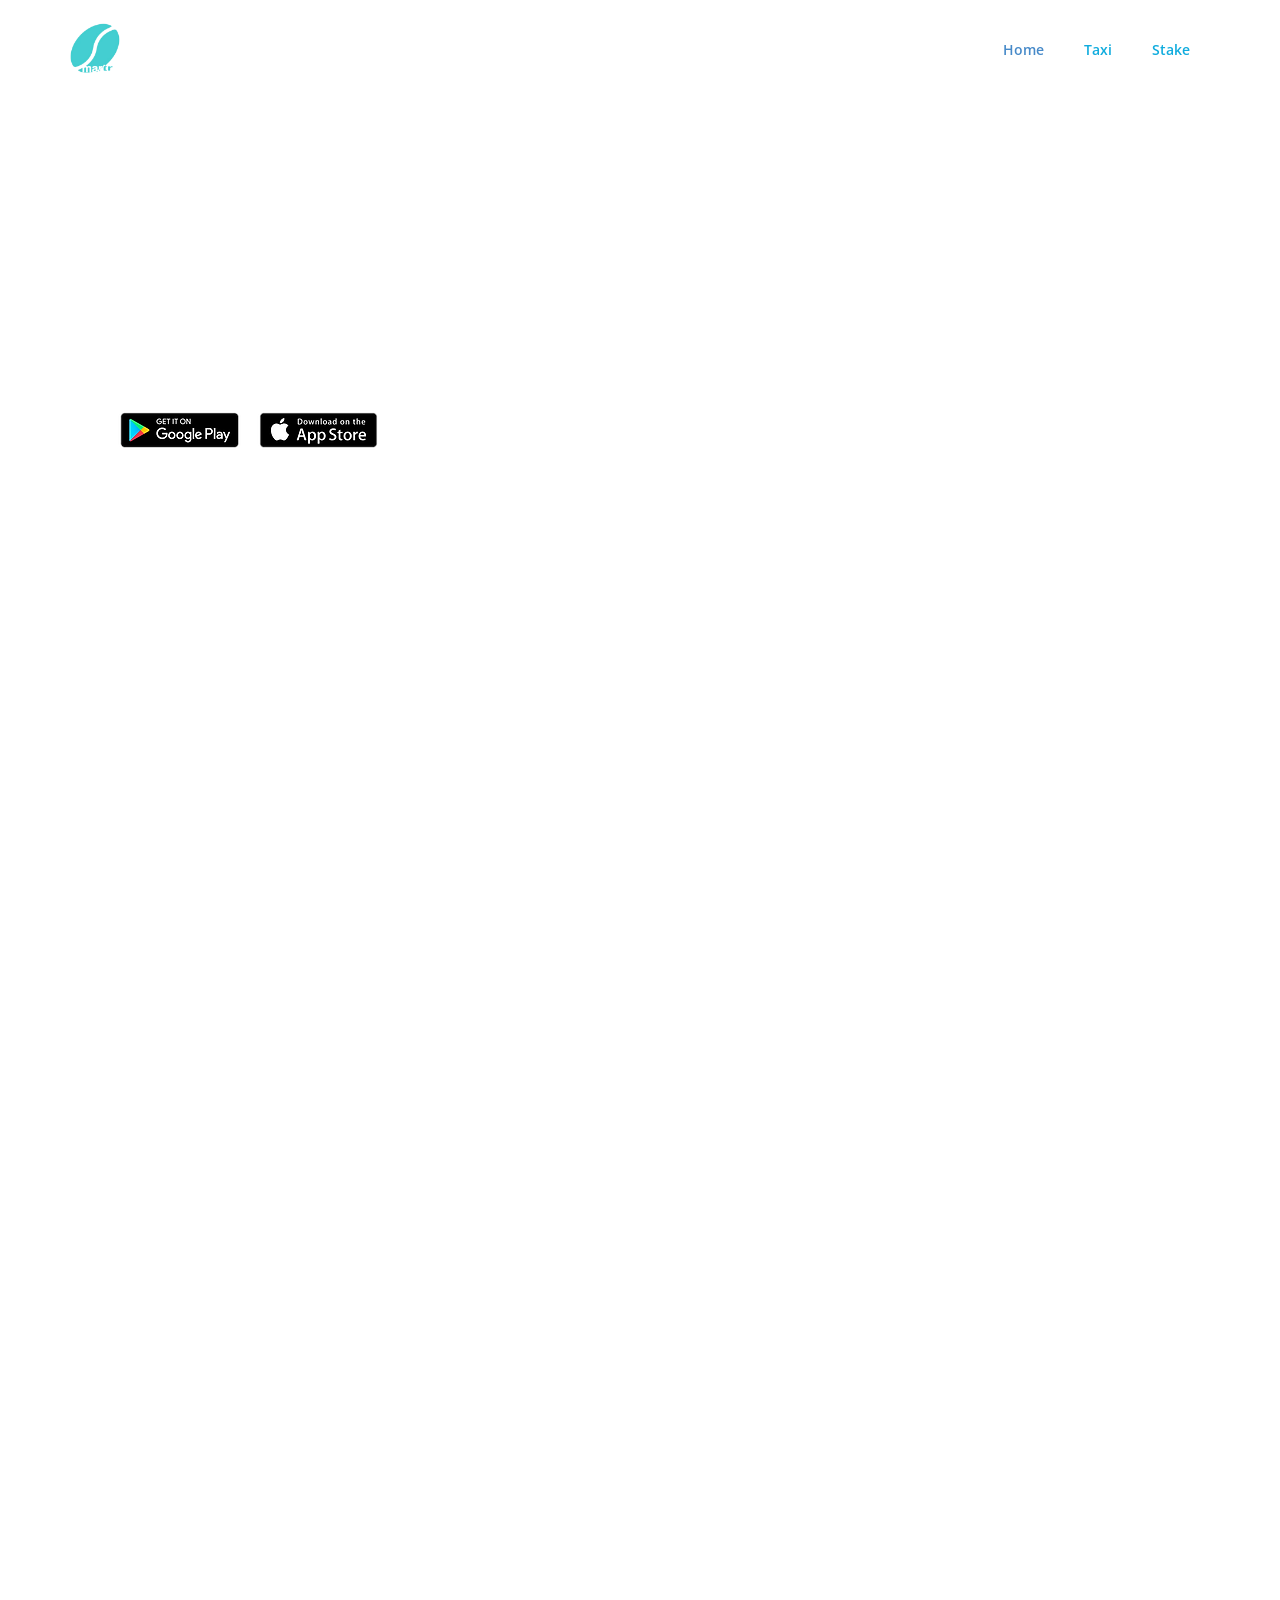
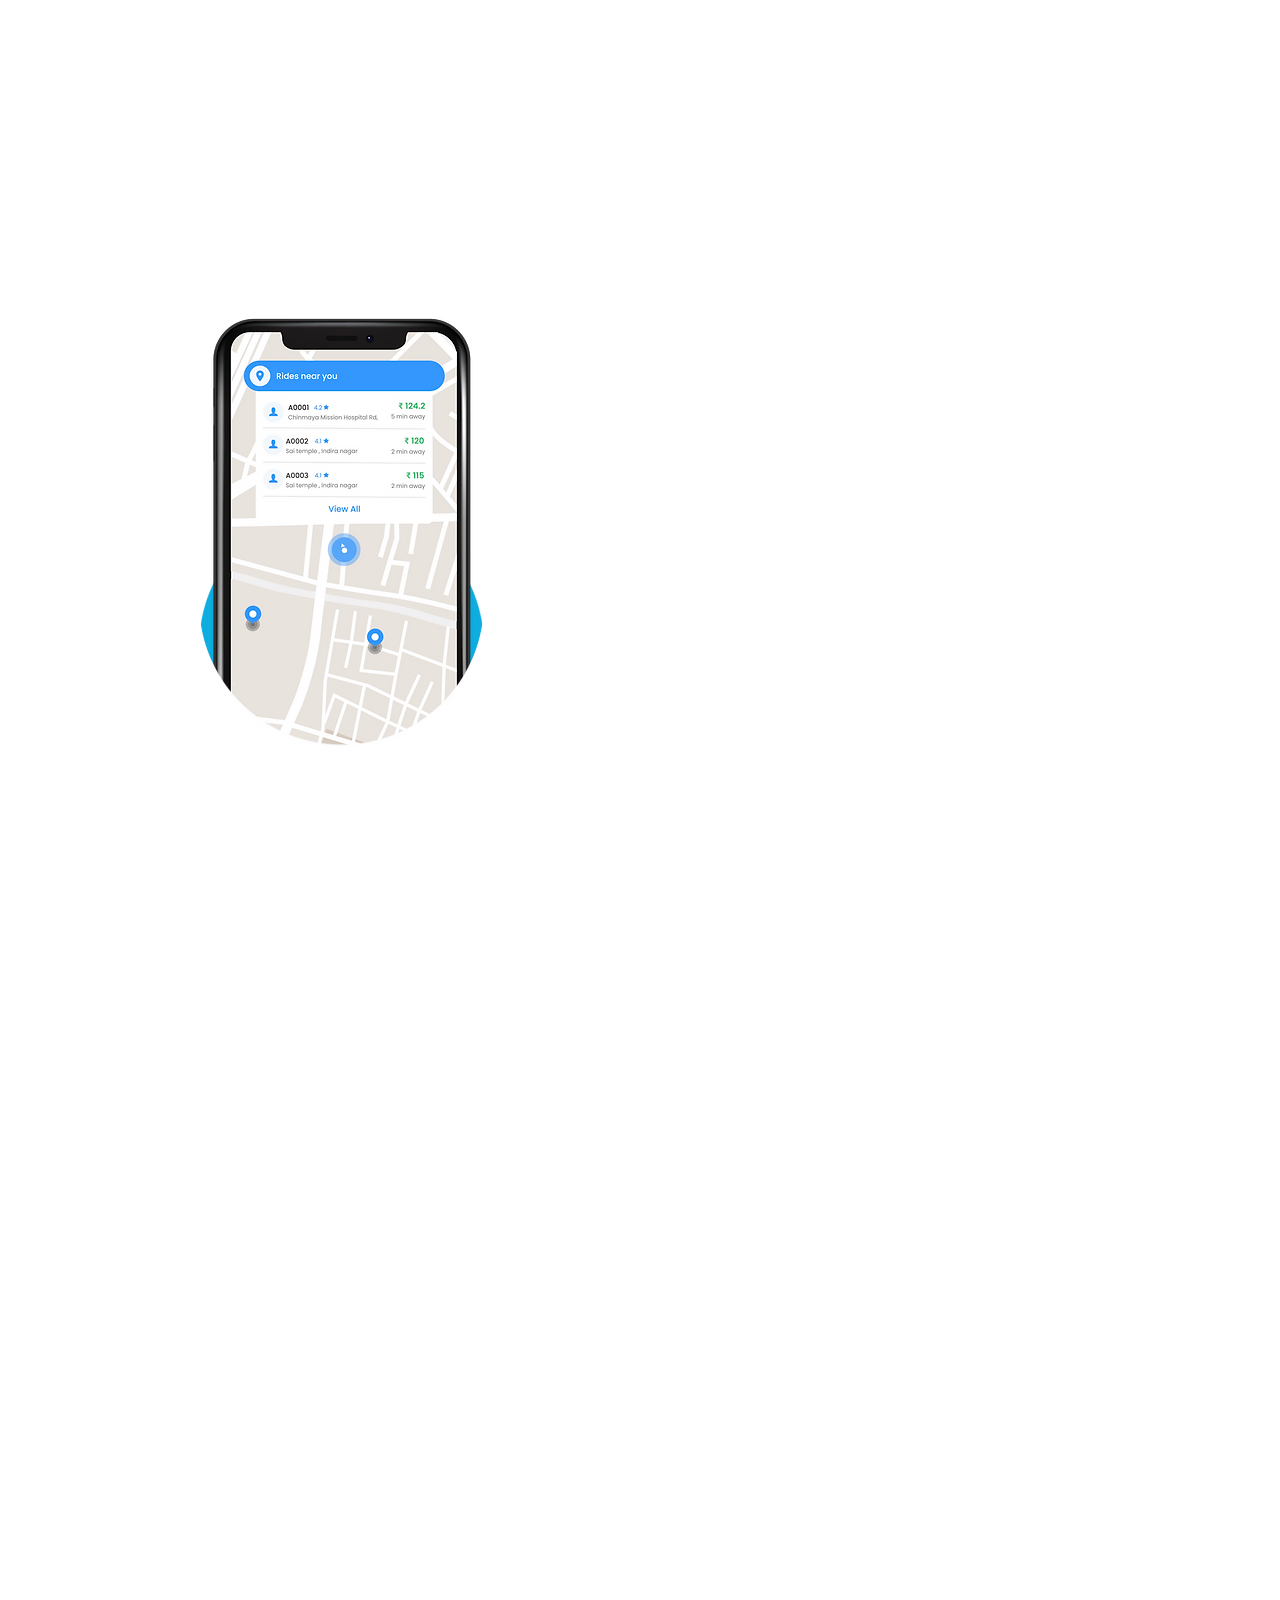
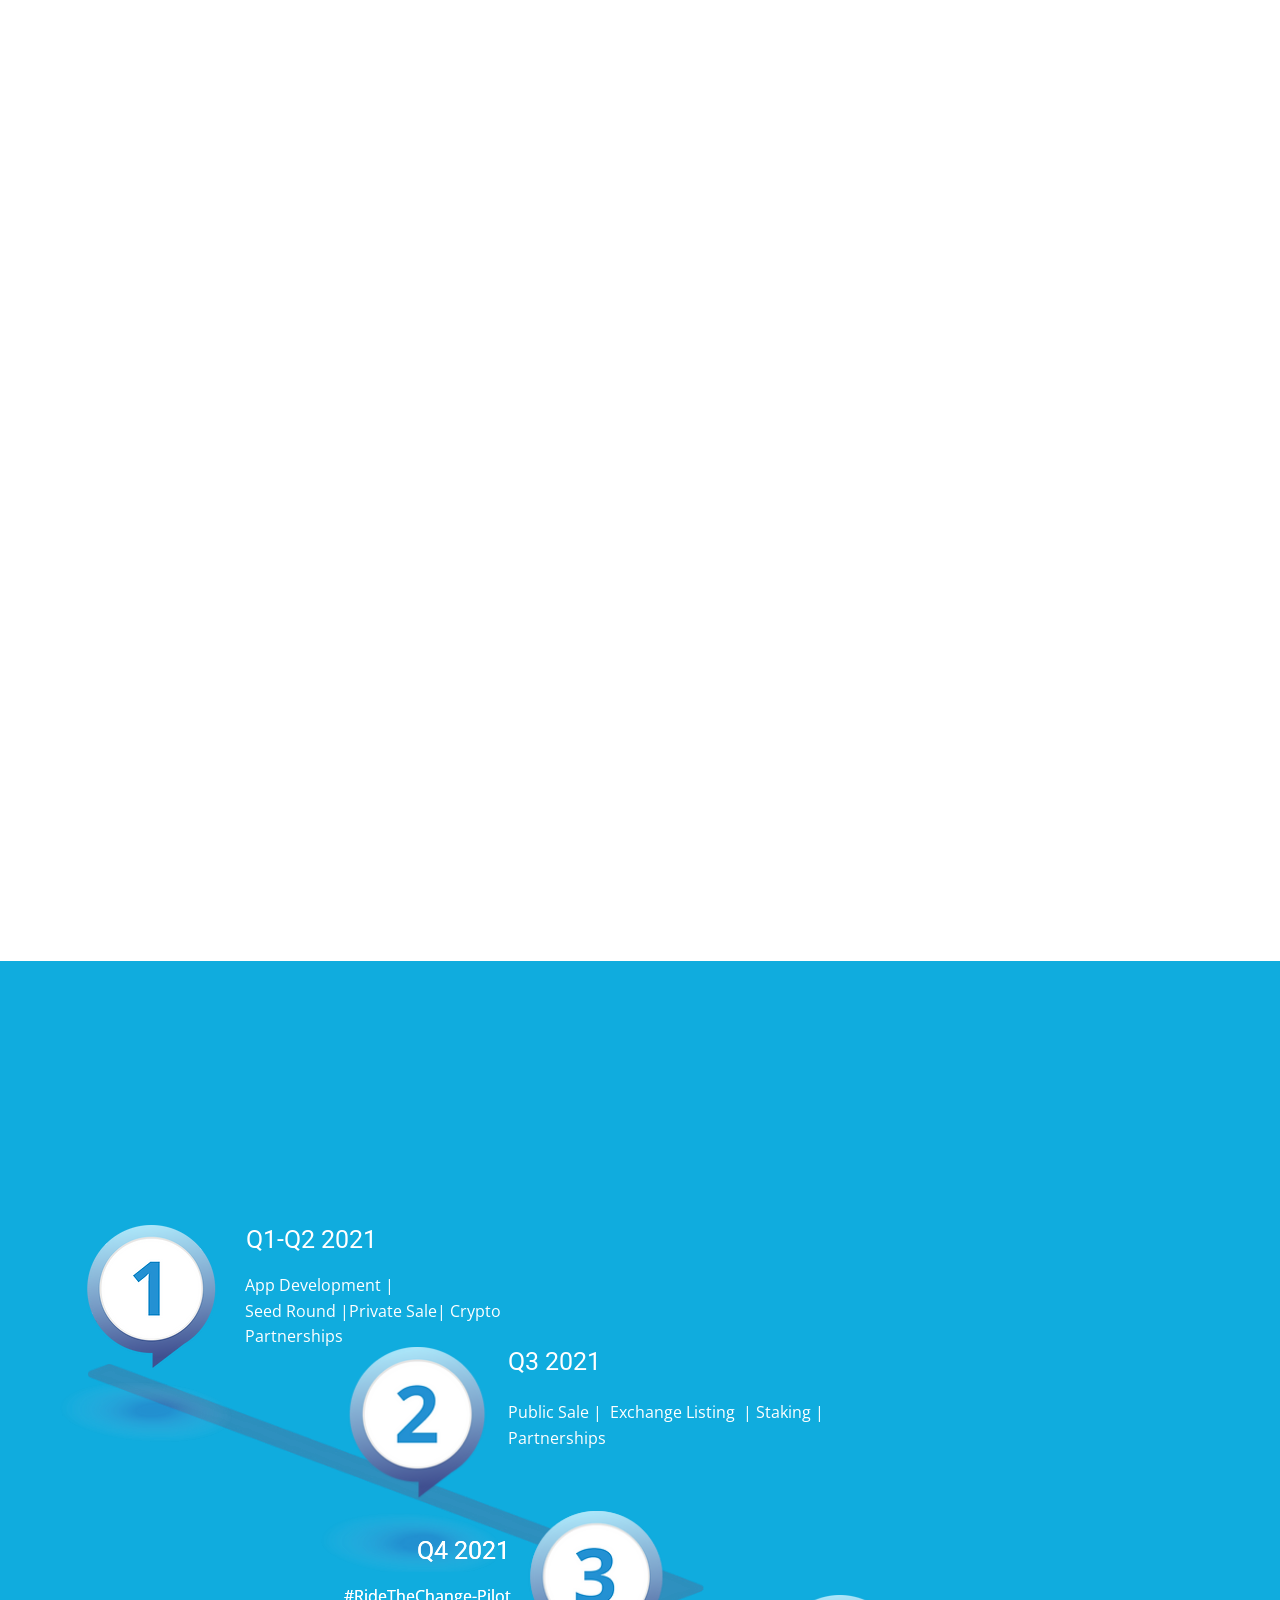
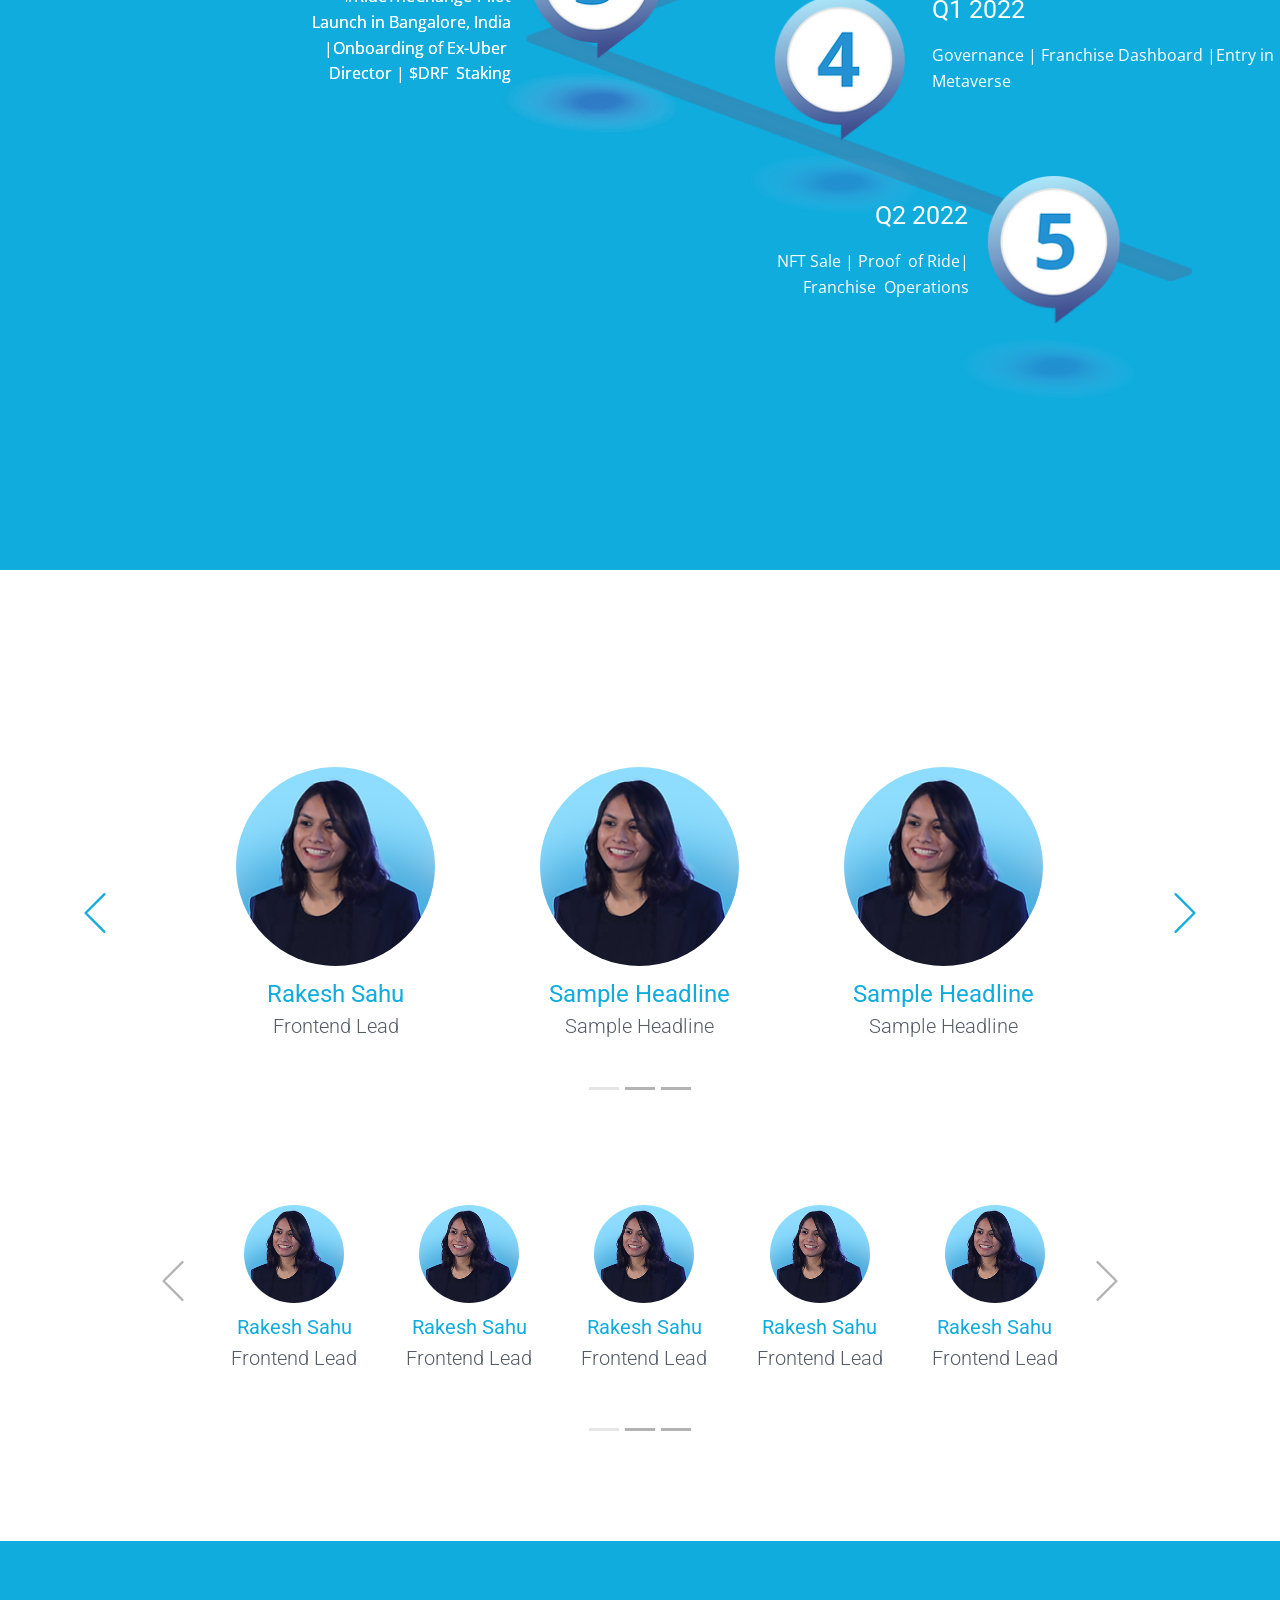
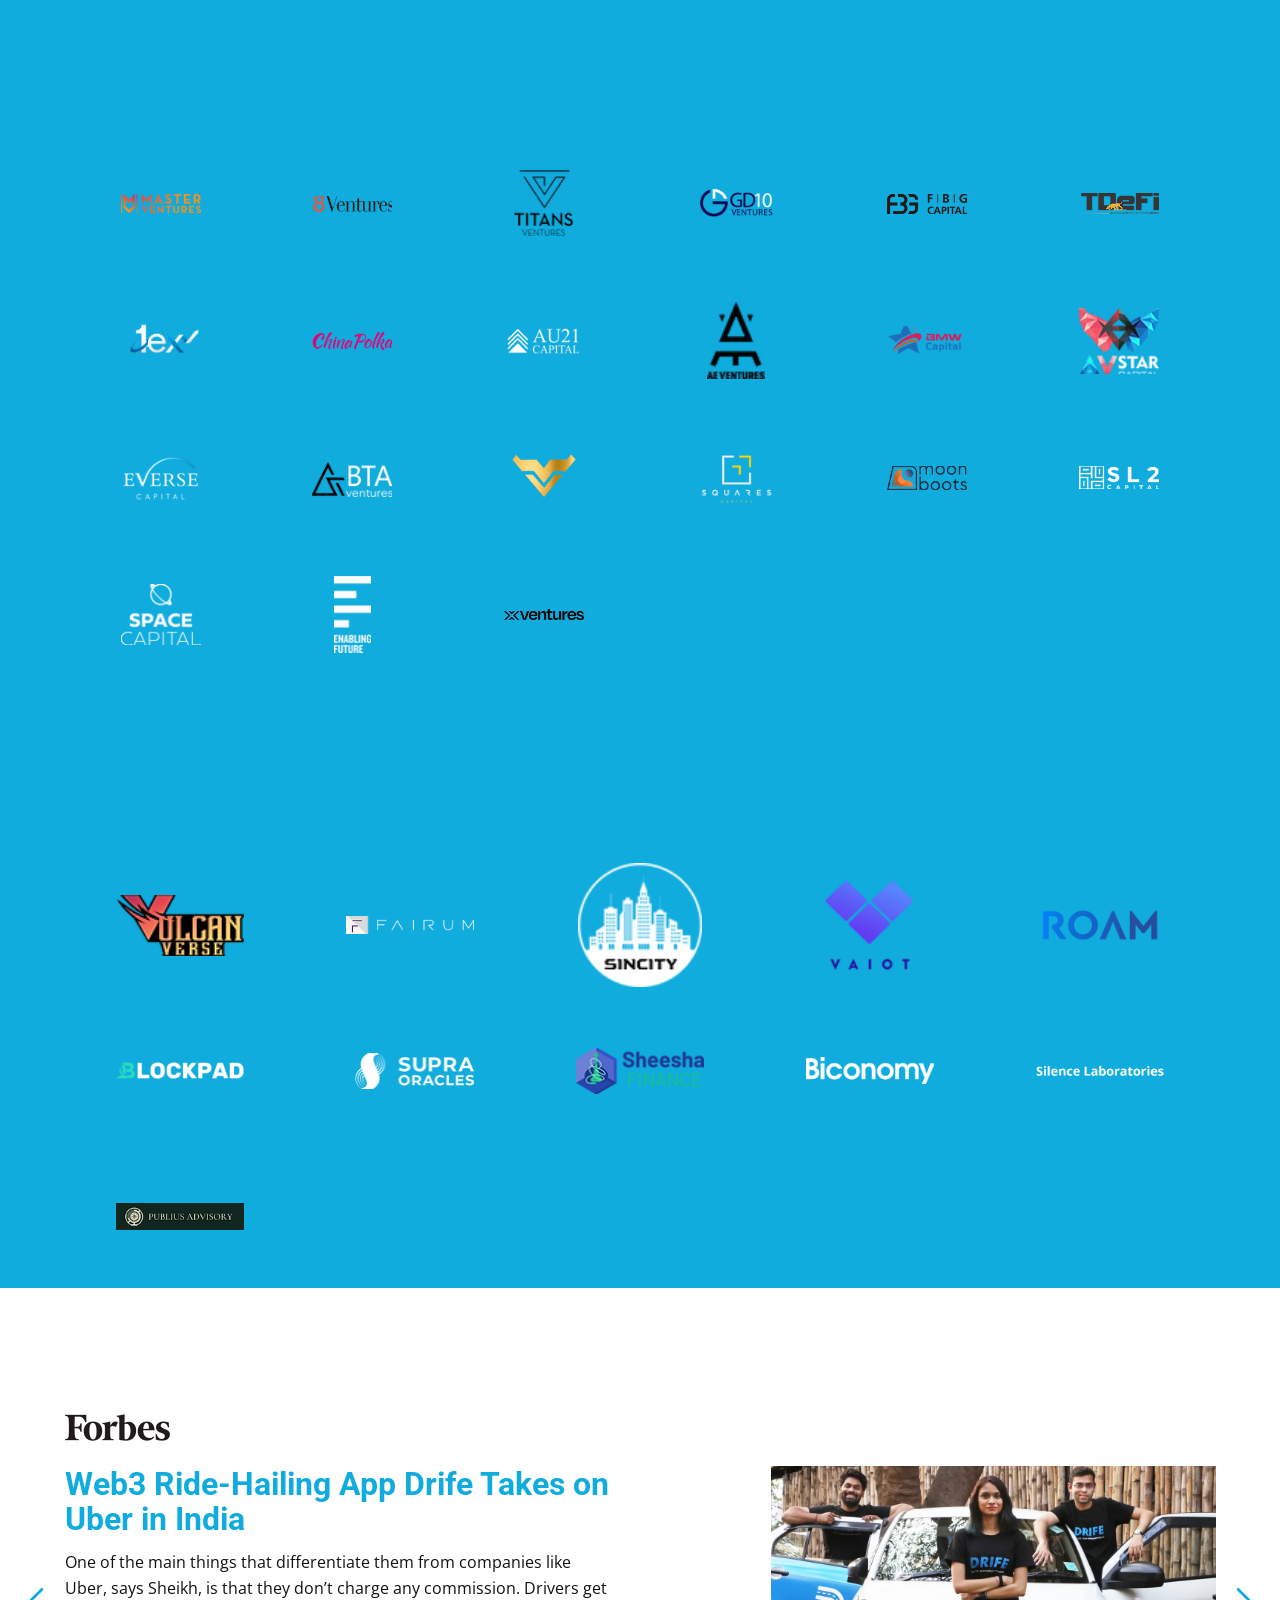
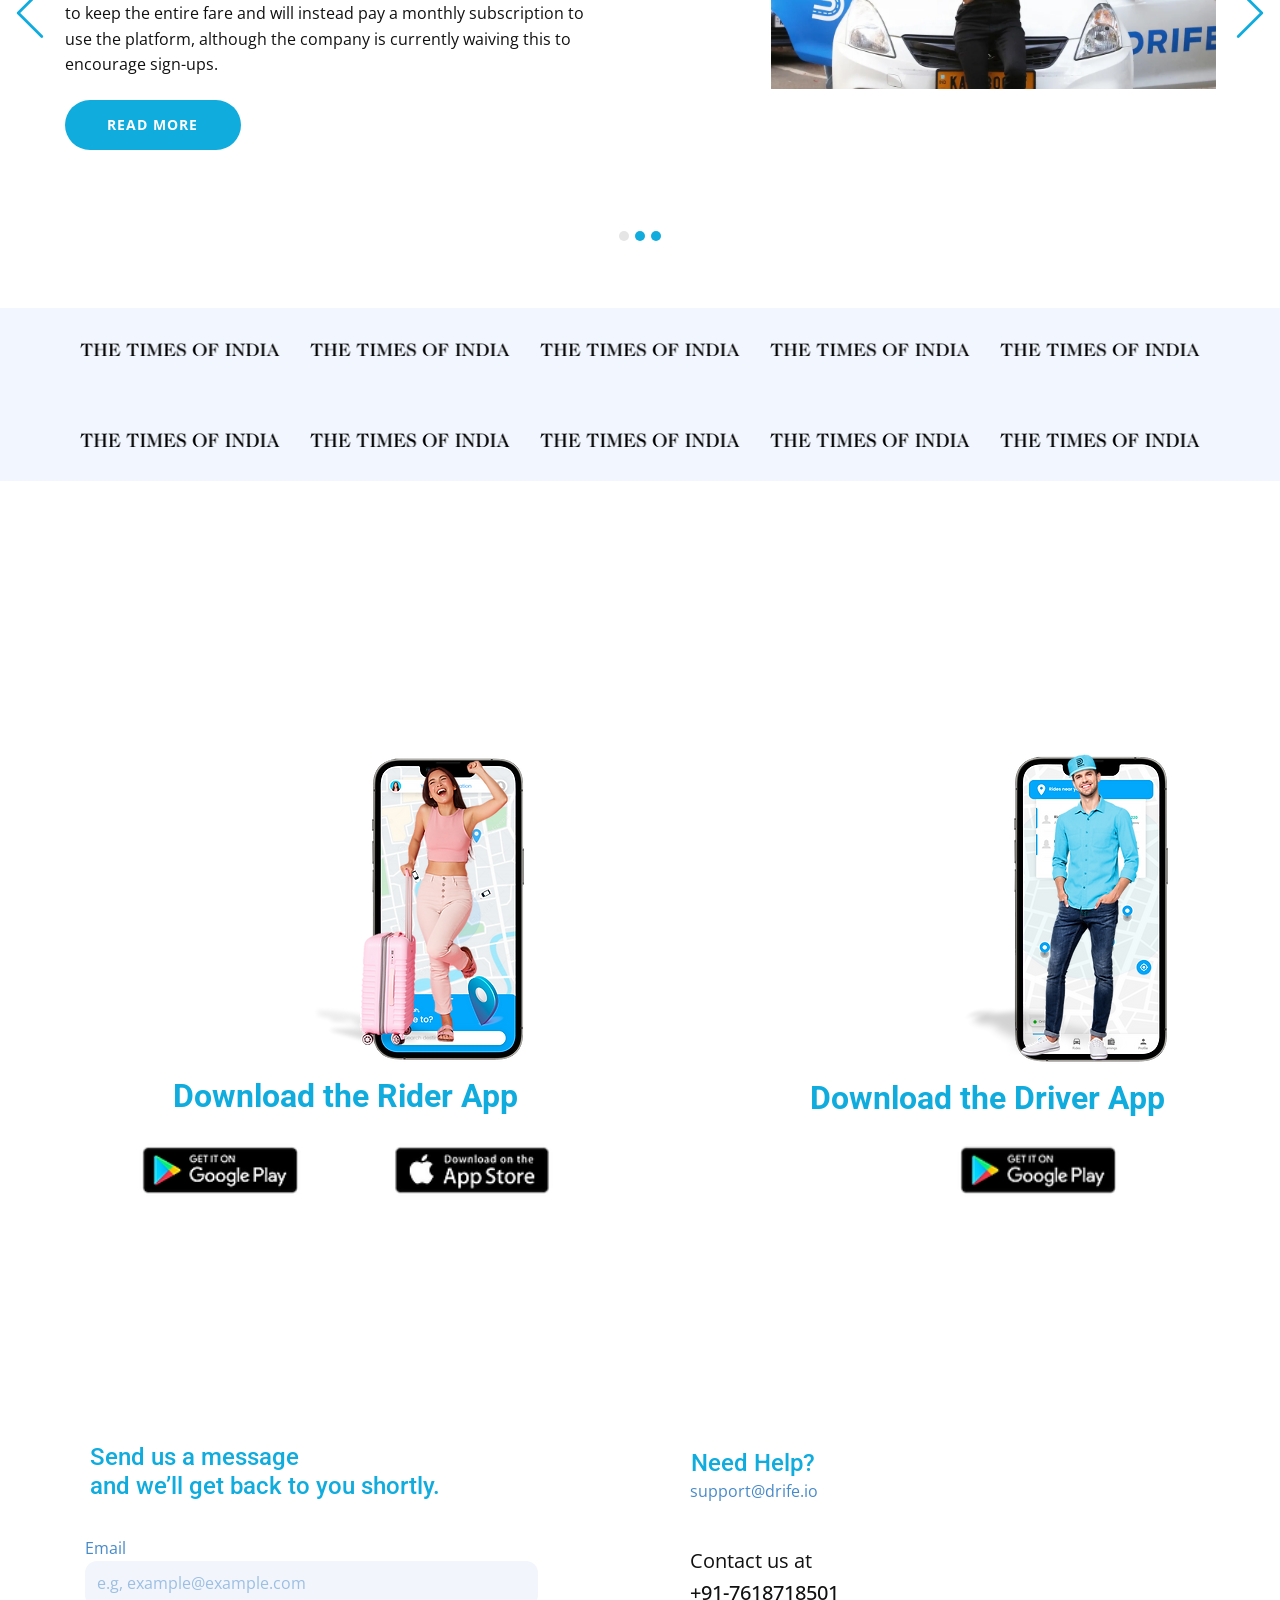
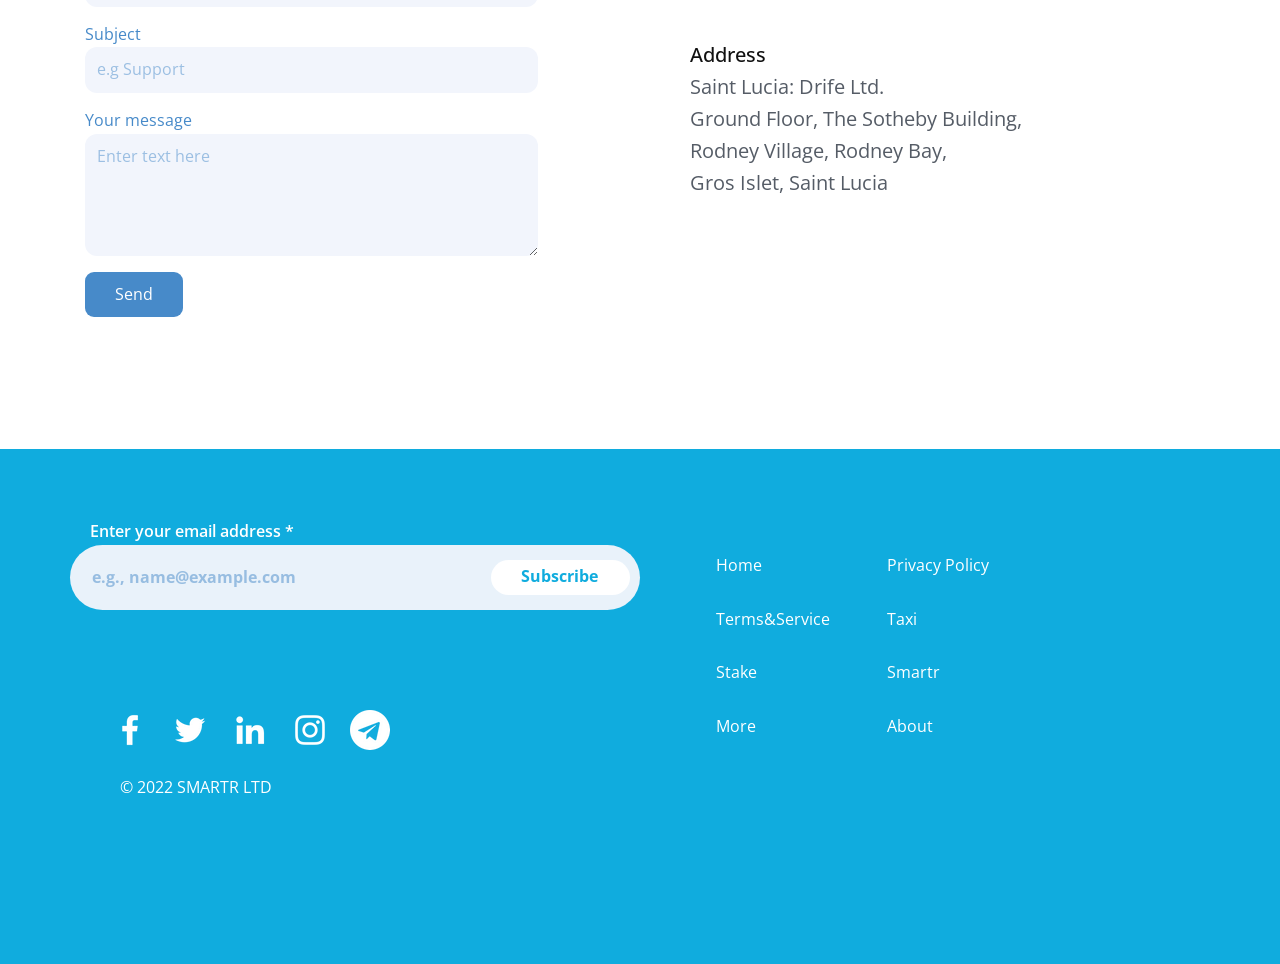
<file: well-known/taxi/index.html>
<!DOCTYPE html>
<html style="font-size: 16px;" lang="en"><head>
    <meta name="viewport" content="width=device-width, initial-scale=1.0">
    <meta charset="utf-8">
    <meta name="keywords" content="SMARTR​, ​Taxi 3.0 | Ride-hailing Reimagined, ​100k+, ​285k+, ​19k+, ​72k+">
    <meta name="description" content="">
    <title>Home</title>
    <link rel="stylesheet" href="main.css" media="screen">
<link rel="stylesheet" href="Home.css" media="screen">
    <script class="u-script" type="text/javascript" src="jquery.js" defer=""></script>
    <script class="u-script" type="text/javascript" src="main.js" defer=""></script>
    <meta name="generator" content="Nicepage 4.21.5, smartr.app">
    
    <link id="u-theme-google-font" rel="stylesheet" href="https://fonts.googleapis.com/css?family=Roboto:100,100i,300,300i,400,400i,500,500i,700,700i,900,900i|Open+Sans:300,300i,400,400i,500,500i,600,600i,700,700i,800,800i">
    
    
    
    
    
    
    
    
    
    
    
    
    
    
    
    
    
    <script type="application/ld+json">{
		"@context": "http://schema.org",
		"@type": "Organization",
		"name": "",
		"logo": "images/logo_dark2.png"
}</script>
    <meta name="theme-color" content="#478ac9">
    <meta property="og:title" content="Home">
    <meta property="og:type" content="website">
  </head>
  <body data-home-page="index.html" data-home-page-title="Home" class="u-body u-xl-mode" data-lang="en"><header class="u-clearfix u-header u-header" id="sec-79bc"><div class="u-clearfix u-sheet u-sheet-1">
        <a href="https://smartr.app" class="u-image u-logo u-image-1" data-image-width="337" data-image-height="335">
          <img src="images/logo_dark2.png" class="u-logo-image u-logo-image-1">
        </a>
        <nav class="u-menu u-menu-one-level u-menu-open-right u-offcanvas u-menu-1" data-responsive-from="MD">
          <div class="menu-collapse" style="font-size: 0.875rem; letter-spacing: 0px; font-weight: 600;">
            <a class="u-button-style u-custom-color-1 u-custom-left-right-menu-spacing u-custom-padding-bottom u-custom-text-color u-custom-text-hover-color u-custom-text-shadow u-custom-top-bottom-menu-spacing u-nav-link u-text-active-palette-1-base u-text-hover-palette-2-base" href="#" style="background-image: none;">
              <svg class="u-svg-link" viewBox="0 0 24 24"><use xmlns:xlink="http://www.w3.org/1999/xlink" xlink:href="#menu-hamburger"></use></svg>
              <svg class="u-svg-content" version="1.1" id="menu-hamburger" viewBox="0 0 16 16" x="0px" y="0px" xmlns:xlink="http://www.w3.org/1999/xlink" xmlns="http://www.w3.org/2000/svg"><g><rect y="1" width="16" height="2"></rect><rect y="7" width="16" height="2"></rect><rect y="13" width="16" height="2"></rect>
</g></svg>
            </a>
          </div>
          <div class="u-custom-menu u-nav-container">
            <ul class="u-nav u-unstyled u-nav-1"><li class="u-nav-item"><a class="u-button-style u-nav-link u-text-active-palette-1-base u-text-custom-color-1 u-text-hover-palette-1-base" href="index.html" style="padding: 10px 20px;">Home</a>
</li><li class="u-nav-item"><a class="u-button-style u-nav-link u-text-active-palette-1-base u-text-custom-color-1 u-text-hover-palette-1-base" href="Taxi.html" style="padding: 10px 20px;">Taxi</a>
</li><li class="u-nav-item"><a class="u-button-style u-nav-link u-text-active-palette-1-base u-text-custom-color-1 u-text-hover-palette-1-base" href="Stake.html" style="padding: 10px 20px;">Stake</a>
</li></ul>
          </div>
          <div class="u-custom-menu u-nav-container-collapse">
            <div class="u-container-style u-custom-color-1 u-inner-container-layout u-sidenav u-sidenav-1" data-offcanvas-width="300">
              <div class="u-inner-container-layout u-sidenav-overflow">
                <div class="u-menu-close u-menu-close-1"></div>
                <ul class="u-align-center u-nav u-popupmenu-items u-unstyled u-nav-2"><li class="u-nav-item"><a class="u-button-style u-nav-link" href="index.html">Home</a>
</li><li class="u-nav-item"><a class="u-button-style u-nav-link" href="Taxi.html">Taxi</a>
</li><li class="u-nav-item"><a class="u-button-style u-nav-link" href="Stake.html">Stake</a>
</li></ul>
              </div>
            </div>
            <div class="u-black u-menu-overlay u-opacity u-opacity-70"></div>
          </div>
        </nav>
      </div></header>
    <section class="u-clearfix u-hidden-xs u-section-1" id="sec-faa6">
      <div class="u-clearfix u-sheet u-uploaded-video u-video u-video-1">
        <div class="u-absolute-hcenter u-background-video u-expanded" style="animation-duration: 1000ms;">
          <div class="embed-responsive">
            <video class="embed-responsive-item" data-autoplay="1" loop="" muted="1" autoplay="autoplay" playsinline="">
              <source src="files/file.mp4" type="video/mp4">
              <p>Your browser does not support HTML5 video.</p>
            </video>
          </div>
        </div>
        <h1 class="u-text u-text-body-alt-color u-text-default u-text-1">SMARTR </h1>
        <h1 class="u-text u-text-body-alt-color u-text-default u-text-2"> Taxi 3.0 | Ride-hailing Reimagined</h1>
        <p class="u-text u-text-body-alt-color u-text-default u-text-3">#Ride​TheChange</p>
        <img class="u-image u-image-contain u-image-default u-preserve-proportions u-image-1" src="images/Group13240.webp" alt="" data-image-width="139" data-image-height="58">
        <img class="u-image u-image-contain u-image-default u-preserve-proportions u-image-2" src="images/Group13241.webp" alt="" data-image-width="139" data-image-height="58">
      </div>
    </section>
    <section class="u-clearfix u-hidden-lg u-hidden-md u-hidden-sm u-hidden-xl u-section-2" id="sec-87d7">
      <div class="u-clearfix u-sheet u-uploaded-video u-video-cover-xs u-sheet-1">
        <img class="u-expanded-width-xs u-image u-image-default u-image-1" src="images/SmartR.png" alt="" data-image-width="560" data-image-height="315">
        <img class="u-image u-image-contain u-image-default u-preserve-proportions u-image-2" src="images/Group13240.webp" alt="" data-image-width="139" data-image-height="58">
        <img class="u-image u-image-contain u-image-default u-preserve-proportions u-image-3" src="images/Group13241.webp" alt="" data-image-width="139" data-image-height="58">
      </div>
    </section>
    <section class="u-clearfix u-hidden-xl u-section-3" id="sec-7cd0">
      <div class="u-clearfix u-sheet u-sheet-1">
        <div class="u-expanded-width u-list u-list-1">
          <div class="u-repeater u-repeater-1">
            <div class="u-align-center-xs u-container-style u-image u-list-item u-repeater-item u-shape-rectangle u-image-1" data-animation-name="customAnimationIn" data-animation-duration="1250" data-animation-direction="" data-image-width="252" data-image-height="236">
              <div class="u-container-layout u-similar-container u-container-layout-1">
                <h1 class="u-text u-text-body-alt-color u-text-default-lg u-text-default-md u-text-default-sm u-text-default-xl u-text-1"> 100k+</h1>
                <h4 class="u-text u-text-body-alt-color u-text-default u-text-2">DOWNLOADS</h4>
              </div>
            </div>
            <div class="u-align-center-xs u-container-style u-image u-list-item u-repeater-item u-shape-rectangle u-image-2" data-animation-name="customAnimationIn" data-animation-duration="1250" data-animation-direction="" data-image-width="252" data-image-height="236">
              <div class="u-container-layout u-similar-container u-container-layout-2">
                <h1 class="u-text u-text-body-alt-color u-text-default-lg u-text-default-md u-text-default-sm u-text-default-xl u-text-3"> 285k+</h1>
                <h4 class="u-text u-text-body-alt-color u-text-default u-text-4"> RIDE REQUESTS</h4>
              </div>
            </div>
            <div class="u-align-center-xs u-container-style u-image u-list-item u-repeater-item u-shape-rectangle u-image-3" data-animation-name="customAnimationIn" data-animation-duration="1250" data-animation-direction="" data-image-width="252" data-image-height="236">
              <div class="u-container-layout u-similar-container u-container-layout-3">
                <h1 class="u-text u-text-body-alt-color u-text-default-lg u-text-default-md u-text-default-sm u-text-default-xl u-text-5"> 19k+</h1>
                <h4 class="u-text u-text-body-alt-color u-text-default u-text-6"> DRIVERS</h4>
              </div>
            </div>
            <div class="u-align-center-xs u-container-style u-image u-list-item u-repeater-item u-shape-rectangle u-image-4" data-animation-name="customAnimationIn" data-animation-duration="1250" data-animation-direction="" data-image-width="252" data-image-height="236">
              <div class="u-container-layout u-similar-container u-container-layout-4">
                <h1 class="u-text u-text-body-alt-color u-text-default-lg u-text-default-md u-text-default-sm u-text-default-xl u-text-7"> 72k+</h1>
                <h4 class="u-text u-text-body-alt-color u-text-default u-text-8"> HAPPY RIDERS</h4>
              </div>
            </div>
          </div>
        </div>
      </div>
    </section>
    <section class="u-clearfix u-hidden-lg u-hidden-md u-hidden-sm u-hidden-xs u-section-4" id="sec-da8c">
      <div class="u-clearfix u-sheet u-sheet-1">
        <div class="u-hidden-md u-uploaded-video u-video u-video-cover u-video-1">
          <div class="embed-responsive">
            <video class="embed-responsive-item" data-autoplay="1" loop="" muted="1" autoplay="autoplay" playsinline="">
              <source src="files/Drife-DecentralizedTaxi_2.mp4" type="video/mp4">
              <p>Your browser does not support HTML5 video.</p>
            </video>
          </div>
        </div>
        <div class="u-expanded-width u-hidden-xs u-list u-list-1">
          <div class="u-repeater u-repeater-1">
            <div class="u-container-style u-list-item u-repeater-item u-shape-rectangle u-list-item-1" data-animation-name="customAnimationIn" data-animation-duration="1250" data-animation-direction="">
              <div class="u-container-layout u-similar-container u-container-layout-1">
                <img class="u-image u-image-contain u-image-default u-preserve-proportions u-image-1" src="images/download.svg" alt="" data-image-width="569" data-image-height="554">
                <h1 class="u-text u-text-body-alt-color u-text-default u-text-1"> 100k+</h1>
                <h4 class="u-text u-text-body-alt-color u-text-default u-text-2">DOWNLOADS</h4>
              </div>
            </div>
            <div class="u-container-style u-list-item u-repeater-item u-shape-rectangle u-list-item-2" data-animation-name="customAnimationIn" data-animation-duration="1250" data-animation-direction="">
              <div class="u-container-layout u-similar-container u-container-layout-2">
                <img class="u-image u-image-contain u-image-default u-preserve-proportions u-image-2" src="images/taxi.svg" alt="" data-image-width="746" data-image-height="612">
                <h1 class="u-text u-text-body-alt-color u-text-default u-text-3"> 285k+</h1>
                <h4 class="u-text u-text-body-alt-color u-text-default u-text-4"> RIDE REQUESTS</h4>
              </div>
            </div>
            <div class="u-container-style u-list-item u-repeater-item u-shape-rectangle u-list-item-3" data-animation-name="customAnimationIn" data-animation-duration="1250" data-animation-direction="">
              <div class="u-container-layout u-similar-container u-container-layout-3">
                <img class="u-image u-image-contain u-image-default u-preserve-proportions u-image-3" src="images/riders.svg" alt="" data-image-width="620" data-image-height="672">
                <h1 class="u-text u-text-body-alt-color u-text-default u-text-5"> 19k+</h1>
                <h4 class="u-text u-text-body-alt-color u-text-default u-text-6"> DRIVERS</h4>
              </div>
            </div>
            <div class="u-container-style u-list-item u-repeater-item u-shape-rectangle u-list-item-4" data-animation-name="customAnimationIn" data-animation-duration="1250" data-animation-direction="">
              <div class="u-container-layout u-similar-container u-container-layout-4">
                <img class="u-image u-image-contain u-image-default u-preserve-proportions u-image-4" src="images/drivers.svg" alt="" data-image-width="620" data-image-height="620">
                <h1 class="u-text u-text-body-alt-color u-text-default u-text-7"> 72k+</h1>
                <h4 class="u-text u-text-body-alt-color u-text-default u-text-8"> HAPPY RIDERS</h4>
              </div>
            </div>
          </div>
        </div>
        <div class="u-expanded-width u-hidden-xl u-list u-list-2">
          <div class="u-repeater u-repeater-2">
            <div class="u-container-style u-custom-color-1 u-list-item u-repeater-item u-shape-rectangle u-list-item-5" data-animation-name="customAnimationIn" data-animation-duration="1250" data-animation-direction="">
              <div class="u-container-layout u-similar-container u-container-layout-5">
                <img class="u-image u-image-contain u-image-default u-preserve-proportions u-image-5" src="images/download.svg" alt="" data-image-width="569" data-image-height="554">
                <h1 class="u-text u-text-body-alt-color u-text-default u-text-9"> 100k+</h1>
                <h4 class="u-text u-text-body-alt-color u-text-default u-text-10">DOWNLOADS</h4>
              </div>
            </div>
            <div class="u-container-style u-custom-color-1 u-list-item u-repeater-item u-shape-rectangle u-list-item-6" data-animation-name="customAnimationIn" data-animation-duration="1250" data-animation-direction="">
              <div class="u-container-layout u-similar-container u-container-layout-6">
                <img class="u-image u-image-contain u-image-default u-preserve-proportions u-image-6" src="images/taxi.svg" alt="" data-image-width="746" data-image-height="612">
                <h1 class="u-text u-text-body-alt-color u-text-default u-text-11"> 285k+</h1>
                <h4 class="u-text u-text-body-alt-color u-text-default u-text-12"> RIDE REQUESTS</h4>
              </div>
            </div>
            <div class="u-container-style u-custom-color-1 u-list-item u-repeater-item u-shape-rectangle u-list-item-7" data-animation-name="customAnimationIn" data-animation-duration="1250" data-animation-direction="">
              <div class="u-container-layout u-similar-container u-container-layout-7">
                <img class="u-image u-image-contain u-image-default u-preserve-proportions u-image-7" src="images/riders.svg" alt="" data-image-width="620" data-image-height="672">
                <h1 class="u-text u-text-body-alt-color u-text-default u-text-13"> 19k+</h1>
                <h4 class="u-text u-text-body-alt-color u-text-default u-text-14"> DRIVERS</h4>
              </div>
            </div>
            <div class="u-container-style u-custom-color-1 u-list-item u-repeater-item u-shape-rectangle u-list-item-8" data-animation-name="customAnimationIn" data-animation-duration="1250" data-animation-direction="">
              <div class="u-container-layout u-similar-container u-container-layout-8">
                <img class="u-image u-image-contain u-image-default u-preserve-proportions u-image-8" src="images/drivers.svg" alt="" data-image-width="620" data-image-height="620">
                <h1 class="u-text u-text-body-alt-color u-text-default u-text-15"> 72k+</h1>
                <h4 class="u-text u-text-body-alt-color u-text-default u-text-16"> HAPPY RIDERS</h4>
              </div>
            </div>
          </div>
        </div>
      </div>
    </section>
    <section class="u-clearfix u-section-5" id="sec-e1f5">
      
      
      
      
      <div class="u-clearfix u-expanded-width u-layout-wrap u-layout-wrap-1">
        <div class="u-layout">
          <div class="u-layout-row">
            <div class="u-container-style u-layout-cell u-size-30 u-layout-cell-1">
              <div class="u-container-layout u-container-layout-1">
                <div class="u-list u-list-1">
                  <div class="u-repeater u-repeater-1">
                    <div class="u-container-style u-hover-feature u-list-item u-repeater-item u-shape-rectangle u-list-item-1" data-animation-name="customAnimationIn" data-animation-duration="1000" data-animation-direction="X">
                      <div class="u-container-layout u-similar-container u-container-layout-2">
                        <h4 class="u-custom-item u-text u-text-custom-color-1 u-text-1"> Zero Commision</h4>
                        <img class="u-image u-image-contain u-image-default u-preserve-proportions u-image-1" src="images/zero.svg" alt="" data-image-width="76" data-image-height="71">
                        <p class="u-custom-item u-text u-text-2"> Shifting the focus from the existing commission-based platforms to a new subscription-based economic model</p>
                      </div>
                    </div>
                    <div class="u-container-style u-hover-feature u-list-item u-repeater-item u-shape-rectangle u-list-item-2" data-animation-name="customAnimationIn" data-animation-duration="1000" data-animation-direction="X">
                      <div class="u-container-layout u-similar-container u-container-layout-3">
                        <h4 class="u-custom-item u-text u-text-custom-color-1 u-text-3"> Market Dictated Pricing</h4>
                        <img class="u-image u-image-contain u-image-default u-preserve-proportions u-image-2" src="images/market.svg" alt="" data-image-width="65" data-image-height="55">
                        <p class="u-custom-item u-text u-text-4"> A unique blockchain-enabled auction mechanism that allows drivers and riders to control their rides</p>
                      </div>
                    </div>
                    <div class="u-container-style u-hover-feature u-list-item u-repeater-item u-shape-rectangle u-list-item-3" data-animation-name="customAnimationIn" data-animation-duration="1000" data-animation-direction="X">
                      <div class="u-container-layout u-similar-container u-container-layout-4">
                        <h4 class="u-custom-item u-text u-text-custom-color-1 u-text-5"> Open Governance</h4>
                        <img class="u-image u-image-contain u-image-default u-preserve-proportions u-image-3" src="images/govern.svg" alt="" data-image-width="188" data-image-height="186">
                        <p class="u-custom-item u-text u-text-6"> Drivers and riders are given a voice and their right to govern themselves, keeping their best interests in mind</p>
                      </div>
                    </div>
                    <div class="u-container-style u-hover-feature u-list-item u-repeater-item u-shape-rectangle u-list-item-4" data-animation-name="customAnimationIn" data-animation-duration="1000" data-animation-direction="X">
                      <div class="u-container-layout u-similar-container u-container-layout-5">
                        <h4 class="u-custom-item u-text u-text-custom-color-1 u-text-7"> Incentivized Participation</h4>
                        <img class="u-image u-image-contain u-image-default u-preserve-proportions u-image-4" src="images/participation.svg" alt="" data-image-width="174" data-image-height="166">
                        <p class="u-custom-item u-text u-text-8"> Blockchain-based loyalty &amp; incentive program by using the native token "DRF"</p>
                      </div>
                    </div>
                  </div>
                </div>
              </div>
            </div>
            <div class="u-container-style u-layout-cell u-size-30 u-layout-cell-2">
              <div class="u-container-layout u-container-layout-6">
                <div class="u-uploaded-video u-video u-video-contain u-video-1">
                  <div class="embed-responsive">
                    <video class="embed-responsive-item" data-autoplay="1" loop="" muted="1" autoplay="autoplay" playsinline="">
                      <source src="files/Drife-DecentralizedTaxi.mp4" type="video/mp4">
                      <p>Your browser does not support HTML5 video.</p>
                    </video>
                  </div>
                </div>
              </div>
            </div>
          </div>
        </div>
      </div>
      <h1 class="u-align-center u-custom-font u-text u-text-custom-color-1 u-text-font u-text-9" data-animation-name="customAnimationIn" data-animation-duration="1500"> Decentralized Ride-hailing Experience</h1>
    </section>
    <section class="u-clearfix u-section-6" id="sec-b0f2">
      
      
      
      
      <div class="u-clearfix u-sheet u-sheet-1">
        <div class="u-clearfix u-expanded-width u-layout-wrap u-layout-wrap-1">
          <div class="u-layout">
            <div class="u-layout-row">
              <div class="u-container-style u-layout-cell u-size-30 u-layout-cell-1">
                <div class="u-container-layout u-container-layout-1">
                  <div class="u-border-11 u-border-custom-color-1 u-hidden-lg u-hidden-md u-hidden-sm u-hidden-xl u-line u-line-horizontal u-opacity u-opacity-25 u-line-1"></div>
                  <img class="u-image u-image-contain u-image-default u-image-1" src="images/Ellipse.png" alt="" data-image-width="286" data-image-height="284">
                  <img class="u-image u-image-default u-image-2" src="images/Phone.webp" alt="" data-image-width="284" data-image-height="450">
                  <img class="u-image u-image-default u-image-3" src="images/Phone.webp" alt="" data-image-width="284" data-image-height="450">
                  <img class="u-image u-image-contain u-image-default u-image-4" src="images/Curve2.webp" alt="" data-image-width="286" data-image-height="266">
                  <img class="u-image u-image-contain u-image-default u-image-5" src="images/Curve2.webp" alt="" data-image-width="286" data-image-height="266">
                </div>
              </div>
              <div class="u-align-center-md u-align-center-sm u-align-center-xs u-container-style u-layout-cell u-size-30 u-layout-cell-2">
                <div class="u-container-layout u-container-layout-2">
                  <h1 class="u-custom-font u-text u-text-custom-color-1 u-text-font u-text-1" data-animation-name="customAnimationIn" data-animation-duration="1500">WHY BLOCKCHAIN</h1>
                  <p class="u-text u-text-2" data-animation-name="customAnimationIn" data-animation-duration="1500"> The use of a blockchain enables trustlessness by leveraging programmable automated self-executing smart contracts </p>
                </div>
              </div>
            </div>
          </div>
        </div>
        <div class="u-list u-list-1">
          <div class="u-repeater u-repeater-1">
            <div class="u-align-center-xs u-container-style u-hover-feature u-list-item u-repeater-item u-list-item-1" data-animation-name="customAnimationIn" data-animation-duration="1500">
              <div class="u-container-layout u-similar-container u-container-layout-3">
                <img class="u-image u-image-contain u-image-default u-preserve-proportions u-image-6" src="images/search.svg" alt="" data-image-width="157" data-image-height="157">
                <h3 class="u-text u-text-custom-color-1 u-text-default u-text-3"> Transparency &amp; Equitability</h3>
                <p class="u-align-center-lg u-align-center-md u-align-center-sm u-align-center-xl u-text u-text-4"> Using smart contracts for the fare negotiations, governance, and managing stake-based services and privileges. Bringing transparency in Fare computation, dynamic pricing and commission-less payment transfers</p>
              </div>
            </div>
            <div class="u-align-center-xs u-container-style u-hover-feature u-list-item u-repeater-item u-list-item-2" data-animation-name="customAnimationIn" data-animation-duration="1500">
              <div class="u-container-layout u-similar-container u-container-layout-4">
                <img class="u-image u-image-contain u-image-default u-preserve-proportions u-image-7" src="images/balance.svg" alt="" data-image-width="167" data-image-height="144">
                <h3 class="u-text u-text-custom-color-1 u-text-default u-text-5"> Governance</h3>
                <p class="u-align-center-lg u-align-center-md u-align-center-sm u-align-center-xl u-text u-text-6"> The platform itself is governed by a DAO where everyone can participate in decision making by putting forth proposals and voting on them</p>
              </div>
            </div>
            <div class="u-align-center-xs u-container-style u-hover-feature u-list-item u-repeater-item u-list-item-3" data-animation-name="customAnimationIn" data-animation-duration="1500">
              <div class="u-container-layout u-similar-container u-container-layout-5">
                <img class="u-image u-image-contain u-image-default u-preserve-proportions u-image-8" src="images/token.svg" alt="" data-image-width="168" data-image-height="182">
                <h3 class="u-text u-text-custom-color-1 u-text-default u-text-7"> Tokenized Economy</h3>
                <p class="u-align-center-lg u-align-center-md u-align-center-sm u-align-center-xl u-text u-text-8"> The native platform utility tokens are used for gamifying loyalty, rewards and incentives, while stable tokens are used for on-chain macro and micropayment transfers. Native tokens are meant to be staked for acquiring Franchise NFTs or FNFTs which provide the franchisee rights to use the name and system of Drife</p>
              </div>
            </div>
            <div class="u-align-center-xs u-container-style u-hover-feature u-list-item u-repeater-item u-list-item-4" data-animation-name="customAnimationIn" data-animation-duration="1500">
              <div class="u-container-layout u-similar-container u-container-layout-6">
                <img class="u-image u-image-contain u-image-default u-preserve-proportions u-image-9" src="images/Fnft.svg" alt="" data-image-width="168" data-image-height="157">
                <h3 class="u-text u-text-custom-color-1 u-text-default u-text-9"> FNFT</h3>
                <p class="u-align-center-lg u-align-center-md u-align-center-sm u-align-center-xl u-text u-text-10"> Drife is bringing for the first time, a franchise model to the ride-hailing industry, enabled by NFT technology. This will usher a new paradigm of doing business in the ride-hailing industry in particular and the transportation industry at large</p>
              </div>
            </div>
          </div>
        </div>
        <img class="u-hidden-lg u-hidden-md u-hidden-sm u-hidden-xl u-image u-image-contain u-image-default u-preserve-proportions u-image-10" src="images/Asset1.webp" alt="" data-image-width="132" data-image-height="126">
        <img class="u-hidden-lg u-hidden-md u-hidden-sm u-hidden-xl u-image u-image-contain u-image-default u-preserve-proportions u-image-11" src="images/Asset1.webp" alt="" data-image-width="132" data-image-height="126">
        <img class="u-hidden-lg u-hidden-md u-hidden-sm u-hidden-xl u-image u-image-contain u-image-default u-preserve-proportions u-image-12" src="images/Asset1.webp" alt="" data-image-width="132" data-image-height="126">
        <div class="u-border-11 u-border-custom-color-1 u-hidden-lg u-hidden-md u-hidden-sm u-hidden-xl u-line u-line-horizontal u-opacity u-opacity-25 u-line-2"></div>
        <div class="u-border-11 u-border-custom-color-1 u-hidden-lg u-hidden-md u-hidden-sm u-hidden-xl u-line u-line-vertical u-opacity u-opacity-25 u-line-3"></div>
      </div>
    </section>
    <section class="u-clearfix u-section-7" id="sec-699c">
      
      
      
      <div class="u-clearfix u-sheet u-sheet-1">
        <h1 class="u-align-center u-custom-font u-text u-text-custom-color-1 u-text-font u-text-1" data-animation-name="customAnimationIn" data-animation-duration="1500"> DRF UTILITY</h1>
        <div class="u-expanded-width-xs u-list u-list-1">
          <div class="u-repeater u-repeater-1">
            <div class="u-align-center-xs u-container-style u-custom-item u-hover-feature u-list-item u-repeater-item u-shape-rectangle u-white u-list-item-1" data-animation-name="customAnimationIn" data-animation-duration="1500" data-animation-delay="0" data-animation-direction="X">
              <div class="u-container-layout u-similar-container u-container-layout-1">
                <img class="u-image u-image-contain u-image-default u-preserve-proportions u-image-1" src="images/earn.svg" alt="" data-image-width="184" data-image-height="156">
                <h3 class="u-text u-text-custom-color-1 u-text-default u-text-2"> Earn Interest by staking</h3>
                <p class="u-text u-text-3"> Delegate to Franchise owners - Drivers and Riders can delegate their DRF tokens to be staked on their behalf for Franchise candidates in return for a pre-decided revenue share</p>
              </div>
            </div>
            <div class="u-align-center-xs u-container-style u-custom-item u-hover-feature u-list-item u-repeater-item u-shape-rectangle u-list-item-2" data-animation-name="customAnimationIn" data-animation-duration="1500" data-animation-delay="0" data-animation-direction="X">
              <div class="u-container-layout u-similar-container u-container-layout-2">
                <img class="u-image u-image-contain u-image-default u-preserve-proportions u-image-2" src="images/fees.svg" alt="" data-image-width="136" data-image-height="157">
                <h3 class="u-text u-text-custom-color-1 u-text-default u-text-4">Fees &amp;Discounts</h3>
                <p class="u-text u-text-5"> Get discounts on fares for riders and platform subscription fees for drivers.</p>
              </div>
            </div>
            <div class="u-align-center-xs u-container-style u-custom-item u-hover-feature u-list-item u-repeater-item u-shape-rectangle u-list-item-3" data-animation-name="customAnimationIn" data-animation-duration="1500" data-animation-delay="0" data-animation-direction="X">
              <div class="u-container-layout u-similar-container u-container-layout-3">
                <img class="u-image u-image-contain u-image-default u-preserve-proportions u-image-3" src="images/govern.svg" alt="" data-image-width="188" data-image-height="186">
                <h3 class="u-text u-text-custom-color-1 u-text-default u-text-6"> Platform Governance</h3>
                <p class="u-text u-text-7"> DRF token holders can create proposals and vote for new features. Franchise contenders have to stake DRF tokens to win FNFT auctions and consequently the rights to run operations in a region</p>
              </div>
            </div>
            <div class="u-align-center-xs u-container-style u-custom-item u-hover-feature u-list-item u-repeater-item u-shape-rectangle u-list-item-4" data-animation-name="customAnimationIn" data-animation-duration="1500" data-animation-delay="0" data-animation-direction="X">
              <div class="u-container-layout u-similar-container u-container-layout-4">
                <img class="u-image u-image-contain u-image-default u-preserve-proportions u-image-4" src="images/earn.svg" alt="" data-image-width="184" data-image-height="156">
                <h3 class="u-text u-text-custom-color-1 u-text-default u-text-8"> Earn Interest by staking</h3>
                <p class="u-text u-text-9"> Delegate to Franchise owners - Drivers and Riders can delegate their DRF tokens to be staked on their behalf for Franchise candidates in return for a pre-decided revenue share</p>
              </div>
            </div>
          </div>
        </div>
        <img class="u-image u-image-default u-preserve-proportions u-image-5" src="images/Phone1.webp" alt="" data-image-width="307" data-image-height="568" data-animation-name="customAnimationIn" data-animation-duration="1500">
        <img class="u-image u-image-contain u-image-default u-preserve-proportions u-image-6" src="images/Drftoken21.webp" alt="" data-image-width="176" data-image-height="134" data-animation-name="customAnimationIn" data-animation-duration="1500" data-animation-delay="1000">
        <img class="u-image u-image-contain u-image-default u-preserve-proportions u-image-7" src="images/Drftoken11.webp" alt="" data-image-width="207" data-image-height="176" data-animation-name="customAnimationIn" data-animation-duration="1500" data-animation-delay="500">
      </div>
      
    </section>
    <section class="u-clearfix u-custom-color-1 u-hidden-xl u-section-8" id="sec-6d2d">
      <div class="u-clearfix u-sheet u-valign-middle-xl u-valign-middle-xs u-sheet-1">
        <div class="u-list u-list-1">
          <div class="u-repeater u-repeater-1">
            <div class="u-align-left-lg u-align-left-md u-container-style u-list-item u-repeater-item">
              <div class="u-container-layout u-similar-container u-valign-middle-lg u-container-layout-1">
                <img class="u-image u-image-contain u-image-default u-preserve-proportions u-image-1" src="images/1.webp" alt="" data-image-width="199" data-image-height="225">
                <h3 class="u-align-center-sm u-align-center-xl u-align-center-xs u-custom-item u-text u-text-1"> Q1-Q2 2021</h3>
                <p class="u-align-left-sm u-align-left-xl u-align-left-xs u-custom-item u-text u-text-2"> App Development |<br>Seed Round |Private Sale| Crypto Partnerships
                </p>
              </div>
            </div>
            <div class="u-align-left-lg u-align-left-md u-container-style u-list-item u-repeater-item">
              <div class="u-container-layout u-similar-container u-valign-middle-lg u-container-layout-2">
                <img class="u-image u-image-contain u-image-default u-preserve-proportions u-image-2" src="images/2.webp" alt="" data-image-width="212" data-image-height="226">
                <h3 class="u-align-center-sm u-align-center-xl u-align-center-xs u-custom-item u-text u-text-3"> Q3 2021</h3>
                <p class="u-align-left-sm u-align-left-xl u-align-left-xs u-custom-item u-text u-text-4"> Public Sale |&nbsp; Exchange Listing&nbsp; | Staking | Partnerships</p>
              </div>
            </div>
            <div class="u-align-left-lg u-align-left-md u-container-style u-list-item u-repeater-item">
              <div class="u-container-layout u-similar-container u-valign-middle-lg u-container-layout-3">
                <img class="u-image u-image-contain u-image-default u-preserve-proportions u-image-3" src="images/3.webp" alt="" data-image-width="199" data-image-height="220">
                <h3 class="u-align-center-sm u-align-center-xl u-align-center-xs u-custom-item u-text u-text-5"> Q4 2021</h3>
                <p class="u-align-left-sm u-align-left-xl u-align-left-xs u-custom-item u-text u-text-6"> #RideTheChange-Pilot Launch in Bangalore, India |Onboarding of Ex-Uber&nbsp; Director | $DRF&nbsp; Staking<br>
                </p>
              </div>
            </div>
            <div class="u-align-left-lg u-align-left-md u-container-style u-list-item u-repeater-item">
              <div class="u-container-layout u-similar-container u-valign-middle-lg u-container-layout-4">
                <img class="u-image u-image-contain u-image-default u-preserve-proportions u-image-4" src="images/4.webp" alt="" data-image-width="207" data-image-height="232">
                <h3 class="u-align-center-sm u-align-center-xl u-align-center-xs u-custom-item u-text u-text-7"> Q1 2022</h3>
                <p class="u-align-left-sm u-align-left-xl u-align-left-xs u-custom-item u-text u-text-8"> Governance | Franchise Dashboard |Entry in Metaverse</p>
              </div>
            </div>
            <div class="u-align-left-lg u-align-left-md u-container-style u-list-item u-repeater-item">
              <div class="u-container-layout u-similar-container u-valign-middle-lg u-container-layout-5">
                <img class="u-image u-image-contain u-image-default u-preserve-proportions u-image-5" src="images/5.webp" alt="" data-image-width="206" data-image-height="226">
                <h3 class="u-align-center-sm u-align-center-xl u-align-center-xs u-custom-item u-text u-text-9"> Q2 2022</h3>
                <p class="u-align-left-sm u-align-left-xl u-align-left-xs u-custom-item u-text u-text-10"> NFT Sale | Proof&nbsp; of Ride| Franchise&nbsp; Operations</p>
              </div>
            </div>
          </div>
        </div>
      </div>
    </section>
    <section class="u-clearfix u-section-9" id="sec-9fa9">
      <div class="u-clearfix u-sheet u-sheet-1">
        <div class="u-expanded-width-xs u-hidden-lg u-hidden-md u-hidden-sm u-hidden-xl u-list u-list-1">
          <div class="u-repeater u-repeater-1">
            <div class="u-container-style u-list-item u-repeater-item">
              <div class="u-container-layout u-similar-container u-valign-bottom-xs u-container-layout-1">
                <img class="u-image u-image-circle u-preserve-proportions u-image-1" src="images/firdosh2.webp" alt="" data-image-width="199" data-image-height="198">
                <h2 class="u-custom-item u-text u-text-custom-color-1 u-text-default u-text-font u-text-1">Rakesh Sahu</h2>
                <h5 class="u-align-center-xs u-custom-item u-text u-text-font u-text-palette-5-dark-2 u-text-2">Frontend Lead</h5>
              </div>
            </div>
            <div class="u-container-style u-list-item u-repeater-item">
              <div class="u-container-layout u-similar-container u-valign-bottom-xs u-container-layout-2">
                <img class="u-image u-image-circle u-preserve-proportions u-image-2" src="images/firdosh2.webp" alt="" data-image-width="199" data-image-height="198">
                <h2 class="u-custom-item u-text u-text-custom-color-1 u-text-default u-text-font u-text-3">Rakesh Sahu</h2>
                <h5 class="u-align-center-xs u-custom-item u-text u-text-font u-text-palette-5-dark-2 u-text-4">Frontend Lead</h5>
              </div>
            </div>
            <div class="u-container-style u-list-item u-repeater-item">
              <div class="u-container-layout u-similar-container u-valign-bottom-xs u-container-layout-3">
                <img class="u-image u-image-circle u-preserve-proportions u-image-3" src="images/firdosh2.webp" alt="" data-image-width="199" data-image-height="198">
                <h2 class="u-custom-item u-text u-text-custom-color-1 u-text-default u-text-font u-text-5">Rakesh Sahu</h2>
                <h5 class="u-align-center-xs u-custom-item u-text u-text-font u-text-palette-5-dark-2 u-text-6">Frontend Lead</h5>
              </div>
            </div>
            <div class="u-container-style u-list-item u-repeater-item">
              <div class="u-container-layout u-similar-container u-valign-bottom-xs u-container-layout-4">
                <img class="u-image u-image-circle u-preserve-proportions u-image-4" src="images/firdosh2.webp" alt="" data-image-width="199" data-image-height="198">
                <h2 class="u-custom-item u-text u-text-custom-color-1 u-text-default u-text-font u-text-7">Rakesh Sahu</h2>
                <h5 class="u-align-center-xs u-custom-item u-text u-text-font u-text-palette-5-dark-2 u-text-8">Frontend Lead</h5>
              </div>
            </div>
            <div class="u-container-style u-list-item u-repeater-item">
              <div class="u-container-layout u-similar-container u-valign-bottom-xs u-container-layout-5">
                <img class="u-image u-image-circle u-preserve-proportions u-image-5" src="images/firdosh2.webp" alt="" data-image-width="199" data-image-height="198">
                <h2 class="u-custom-item u-text u-text-custom-color-1 u-text-default u-text-font u-text-9">Rakesh Sahu</h2>
                <h5 class="u-align-center-xs u-custom-item u-text u-text-font u-text-palette-5-dark-2 u-text-10">Frontend Lead</h5>
              </div>
            </div>
            <div class="u-container-style u-list-item u-repeater-item">
              <div class="u-container-layout u-similar-container u-valign-bottom-xs u-container-layout-6">
                <img class="u-image u-image-circle u-preserve-proportions u-image-6" src="images/firdosh2.webp" alt="" data-image-width="199" data-image-height="198">
                <h2 class="u-custom-item u-text u-text-custom-color-1 u-text-default u-text-font u-text-11">Rakesh Sahu</h2>
                <h5 class="u-align-center-xs u-custom-item u-text u-text-font u-text-palette-5-dark-2 u-text-12">Frontend Lead</h5>
              </div>
            </div>
            <div class="u-container-style u-list-item u-repeater-item">
              <div class="u-container-layout u-similar-container u-valign-bottom-xs u-container-layout-7">
                <img class="u-image u-image-circle u-preserve-proportions u-image-7" src="images/firdosh2.webp" alt="" data-image-width="199" data-image-height="198">
                <h2 class="u-custom-item u-text u-text-custom-color-1 u-text-default u-text-font u-text-13">Rakesh Sahu</h2>
                <h5 class="u-align-center-xs u-custom-item u-text u-text-font u-text-palette-5-dark-2 u-text-14">Frontend Lead</h5>
              </div>
            </div>
            <div class="u-container-style u-list-item u-repeater-item">
              <div class="u-container-layout u-similar-container u-valign-bottom-xs u-container-layout-8">
                <img class="u-image u-image-circle u-preserve-proportions u-image-8" src="images/firdosh2.webp" alt="" data-image-width="199" data-image-height="198">
                <h2 class="u-custom-item u-text u-text-custom-color-1 u-text-default u-text-font u-text-15">Rakesh Sahu</h2>
                <h5 class="u-align-center-xs u-custom-item u-text u-text-font u-text-palette-5-dark-2 u-text-16">Frontend Lead</h5>
              </div>
            </div>
          </div>
        </div>
        <h1 class="u-align-center u-custom-font u-hidden-lg u-hidden-md u-hidden-sm u-hidden-xl u-text u-text-custom-color-1 u-text-font u-text-17">SMARTR TEAM</h1>
      </div>
    </section>
    <section class="u-clearfix u-custom-color-1 u-hidden-lg u-hidden-md u-hidden-sm u-hidden-xs u-section-10" id="sec-7a56">
      <div class="u-clearfix u-sheet u-sheet-1">
        <h1 class="u-align-center u-custom-font u-text u-text-font u-text-1" data-animation-name="customAnimationIn" data-animation-duration="1500"> Roadmap</h1>
        <img class="u-image u-image-contain u-image-default u-image-1" src="images/Road3.webp" alt="" data-image-width="1192" data-image-height="558">
        <img class="u-image u-image-contain u-image-default u-image-2" src="images/Road3.webp" alt="" data-image-width="1192" data-image-height="558">
        <div class="u-clearfix u-group-elements u-group-elements-1">
          <img class="u-image u-image-contain u-image-default u-preserve-proportions u-image-3" src="images/1.webp" alt="" data-image-width="199" data-image-height="225">
          <h3 class="u-align-center u-text u-text-2"> Q1-Q2 2021</h3>
          <p class="u-align-left u-text u-text-3"> App Development |<br>Seed Round |Private Sale| Crypto Partnerships
          </p>
        </div>
        <img class="u-image u-image-contain u-image-default u-preserve-proportions u-image-4" src="images/2.webp" alt="" data-image-width="212" data-image-height="226">
        <h3 class="u-align-left u-text u-text-4">Q3 2021</h3>
        <p class="u-align-left u-text u-text-5"> Public Sale |&nbsp; Exchange Listing&nbsp; | Staking | Partnerships&nbsp;</p>
        <div class="u-clearfix u-group-elements u-group-elements-2">
          <img class="u-image u-image-contain u-image-default u-preserve-proportions u-image-5" src="images/3.webp" alt="" data-image-width="199" data-image-height="220">
          <h3 class="u-align-right u-text u-text-6"> Q4 2021</h3>
          <p class="u-align-right u-text u-text-7"> #RideTheChange-Pilot Launch in Bangalore, India |Onboarding of Ex-Uber&nbsp; Director | $DRF&nbsp; Staking<br>
          </p>
        </div>
        <div class="u-clearfix u-group-elements u-group-elements-3">
          <img class="u-image u-image-contain u-image-default u-preserve-proportions u-image-6" src="images/3.webp" alt="" data-image-width="199" data-image-height="220">
          <h3 class="u-align-right u-text u-text-8"> Q4 2021</h3>
          <p class="u-align-right u-text u-text-9"> #RideTheChange-Pilot Launch in Bangalore, India |Onboarding of Ex-Uber&nbsp; Director | $DRF&nbsp; Staking<br>
          </p>
        </div>
        <div class="u-clearfix u-group-elements u-group-elements-4">
          <img class="u-image u-image-contain u-image-default u-preserve-proportions u-image-7" src="images/5.webp" alt="" data-image-width="206" data-image-height="226">
          <h3 class="u-align-right u-text u-text-10"> Q2 2022</h3>
          <p class="u-align-right u-text u-text-11"> NFT Sale | Proof&nbsp; of Ride| Franchise&nbsp; Operations</p>
        </div>
        <div class="u-clearfix u-group-elements u-group-elements-5">
          <img class="u-image u-image-contain u-image-default u-preserve-proportions u-image-8" src="images/4.webp" alt="" data-image-width="207" data-image-height="232">
          <h3 class="u-align-left u-text u-text-12"> Q1 2022</h3>
          <p class="u-align-left u-text u-text-13"> Governance | Franchise Dashboard |Entry in Metaverse</p>
        </div>
      </div>
    </section>
    <section class="u-clearfix u-hidden-xs u-section-11" id="sec-47f6">
      <div class="u-clearfix u-sheet u-sheet-1">
        <h1 class="u-align-center u-custom-font u-text u-text-custom-color-1 u-text-font u-text-1" data-animation-name="customAnimationIn" data-animation-duration="1500"> Team</h1>
        <div data-interval="5000" data-u-ride="carousel" class="u-carousel u-expanded-width u-slider u-slider-1" id="carousel-2381">
          <ol class="u-absolute-hcenter u-carousel-indicators u-carousel-indicators-1">
            <li data-u-target="#carousel-2381" class="u-active u-active-grey-10 u-grey-30" data-u-slide-to="0"></li>
            <li data-u-target="#carousel-2381" class="u-active-grey-10 u-grey-30" data-u-slide-to="1"></li>
            <li data-u-target="#carousel-2381" class="u-active-grey-10 u-grey-30" data-u-slide-to="2"></li>
          </ol>
          <div class="u-carousel-inner" role="listbox">
            <div class="u-active u-carousel-item u-container-style u-slide">
              <div class="u-container-layout u-valign-middle-lg u-valign-middle-md u-valign-middle-sm u-valign-middle-xl u-container-layout-1">
                <div class="u-list u-list-1">
                  <div class="u-repeater u-repeater-1">
                    <div class="u-container-style u-list-item u-repeater-item">
                      <div class="u-container-layout u-similar-container u-container-layout-2">
                        <img class="u-image u-image-circle u-preserve-proportions u-image-1" src="images/firdosh2.webp" alt="" data-image-width="199" data-image-height="198">
                        <h2 class="u-text u-text-custom-color-1 u-text-default u-text-font u-text-2">Rakesh Sahu</h2>
                        <h5 class="u-text u-text-default u-text-font u-text-palette-5-dark-2 u-text-3">Frontend Lead</h5>
                      </div>
                    </div>
                    <div class="u-container-style u-list-item u-repeater-item">
                      <div class="u-container-layout u-similar-container u-container-layout-3">
                        <img class="u-image u-image-circle u-preserve-proportions u-image-2" src="images/firdosh2.webp" alt="" data-image-width="199" data-image-height="198">
                        <h2 class="u-text u-text-custom-color-1 u-text-default u-text-font u-text-4">Sample Headline</h2>
                        <h5 class="u-text u-text-default u-text-font u-text-palette-5-dark-2 u-text-5">Sample Headline</h5>
                      </div>
                    </div>
                    <div class="u-container-style u-list-item u-repeater-item">
                      <div class="u-container-layout u-similar-container u-container-layout-4">
                        <img class="u-image u-image-circle u-preserve-proportions u-image-3" src="images/firdosh2.webp" alt="" data-image-width="199" data-image-height="198">
                        <h2 class="u-text u-text-custom-color-1 u-text-default u-text-font u-text-6">Sample Headline</h2>
                        <h5 class="u-text u-text-default u-text-font u-text-palette-5-dark-2 u-text-7">Sample Headline</h5>
                      </div>
                    </div>
                  </div>
                </div>
              </div>
              <style data-mode="XL" data-visited="true">.u-block-null-6 {
  padding-top: 30px;
  padding-bottom: 30px;
  padding-left: 0;
  padding-right: 0;
}
.u-block-null-45 {
  width: 80%;
  margin-top: 0;
  margin-bottom: 0;
  margin-left: auto;
  margin-right: auto;
}
.u-block-null-46 {
  grid-gap: 0px 0px;
  grid-template-columns: 33.3333% 33.3333% 33.3333%;
  min-height: 312px;
}
.u-block-null-48 {
  padding-top: 10px;
  padding-bottom: 10px;
  padding-left: 10px;
  padding-right: 10px;
}
.u-block-null-49 {
  width: 199px;
  height: 199px;
  margin-top: 0;
  margin-bottom: 0;
  margin-left: auto;
  margin-right: auto;
}
.u-block-null-50 {
  font-size: 1.5rem;
  margin-top: 15px;
  margin-left: auto;
  margin-right: auto;
  margin-bottom: 0;
}
.u-block-null-51 {
  margin-top: 7px;
  margin-left: auto;
  margin-right: auto;
  margin-bottom: 0;
}
.u-block-null-53 {
  padding-top: 10px;
  padding-bottom: 10px;
  padding-left: 10px;
  padding-right: 10px;
}
.u-block-null-54 {
  width: 199px;
  height: 199px;
  margin-top: 0;
  margin-bottom: 0;
  margin-left: auto;
  margin-right: auto;
}
.u-block-null-55 {
  font-size: 1.5rem;
  margin-top: 15px;
  margin-left: auto;
  margin-right: auto;
  margin-bottom: 0;
}
.u-block-null-56 {
  margin-top: 7px;
  margin-left: auto;
  margin-right: auto;
  margin-bottom: 0;
}
.u-block-null-58 {
  padding-top: 10px;
  padding-bottom: 10px;
  padding-left: 10px;
  padding-right: 10px;
}
.u-block-null-59 {
  width: 199px;
  height: 199px;
  margin-top: 0;
  margin-bottom: 0;
  margin-left: auto;
  margin-right: auto;
}
.u-block-null-60 {
  font-size: 1.5rem;
  margin-top: 15px;
  margin-left: auto;
  margin-right: auto;
  margin-bottom: 0;
}
.u-block-null-61 {
  margin-top: 7px;
  margin-left: auto;
  margin-right: auto;
  margin-bottom: 0;
}</style>
              <style data-mode="LG" data-visited="true">@media (max-width: 1199px) {
  .u-block-null-6 {
    padding-top: 30px;
    padding-bottom: 30px;
    padding-left: 0;
    padding-right: 0;
  }
  .u-block-null-45 {
    width: 80%;
    margin-top: 0;
    margin-bottom: 0;
    margin-left: auto;
    margin-right: auto;
  }
  .u-block-null-46 {
    grid-gap: 0px 0px;
    min-height: 312px;
    grid-template-columns: repeat(3, 33.333333333333336%);
  }
  .u-block-null-48 {
    padding-top: 10px;
    padding-bottom: 10px;
    padding-left: 10px;
    padding-right: 10px;
  }
  .u-block-null-49 {
    width: 60px;
    height: 60px;
    margin-top: 0;
    margin-bottom: 0;
    margin-left: auto;
    margin-right: auto;
  }
  .u-block-null-50 {
    font-size: 1.5rem;
    margin-top: 15px;
    margin-left: auto;
    margin-right: auto;
    margin-bottom: 0;
  }
  .u-block-null-51 {
    margin-top: 7px;
    margin-left: auto;
    margin-right: auto;
    margin-bottom: 0;
  }
  .u-block-null-53 {
    padding-top: 10px;
    padding-bottom: 10px;
    padding-left: 10px;
    padding-right: 10px;
  }
  .u-block-null-54 {
    width: 60px;
    height: 60px;
    margin-top: 0;
    margin-bottom: 0;
    margin-left: auto;
    margin-right: auto;
  }
  .u-block-null-55 {
    font-size: 1.5rem;
    margin-top: 15px;
    margin-left: auto;
    margin-right: auto;
    margin-bottom: 0;
  }
  .u-block-null-56 {
    margin-top: 7px;
    margin-left: auto;
    margin-right: auto;
    margin-bottom: 0;
  }
  .u-block-null-58 {
    padding-top: 10px;
    padding-bottom: 10px;
    padding-left: 10px;
    padding-right: 10px;
  }
  .u-block-null-59 {
    width: 60px;
    height: 60px;
    margin-top: 0;
    margin-bottom: 0;
    margin-left: auto;
    margin-right: auto;
  }
  .u-block-null-60 {
    font-size: 1.5rem;
    margin-top: 15px;
    margin-left: auto;
    margin-right: auto;
    margin-bottom: 0;
  }
  .u-block-null-61 {
    margin-top: 7px;
    margin-left: auto;
    margin-right: auto;
    margin-bottom: 0;
  }
}</style>
              <style data-mode="MD" data-visited="true">@media (max-width: 991px) {
  .u-block-null-6 {
    padding-top: 30px;
    padding-bottom: 30px;
    padding-left: 0;
    padding-right: 0;
  }
  .u-block-null-45 {
    width: 80%;
    margin-top: 0;
    margin-bottom: 0;
    margin-left: auto;
    margin-right: auto;
  }
  .u-block-null-46 {
    grid-gap: 0px 0px;
    min-height: 936px;
    grid-template-columns: repeat(2, 50%);
  }
  .u-block-null-48 {
    padding-top: 10px;
    padding-bottom: 10px;
    padding-left: 10px;
    padding-right: 10px;
  }
  .u-block-null-49 {
    width: 60px;
    height: 60px;
    margin-top: 0;
    margin-bottom: 0;
    margin-left: auto;
    margin-right: auto;
  }
  .u-block-null-50 {
    font-size: 1.5rem;
    margin-top: 15px;
    margin-left: auto;
    margin-right: auto;
    margin-bottom: 0;
  }
  .u-block-null-51 {
    margin-top: 7px;
    margin-left: auto;
    margin-right: auto;
    margin-bottom: 0;
  }
  .u-block-null-53 {
    padding-top: 10px;
    padding-bottom: 10px;
    padding-left: 10px;
    padding-right: 10px;
  }
  .u-block-null-54 {
    width: 60px;
    height: 60px;
    margin-top: 0;
    margin-bottom: 0;
    margin-left: auto;
    margin-right: auto;
  }
  .u-block-null-55 {
    font-size: 1.5rem;
    margin-top: 15px;
    margin-left: auto;
    margin-right: auto;
    margin-bottom: 0;
  }
  .u-block-null-56 {
    margin-top: 7px;
    margin-left: auto;
    margin-right: auto;
    margin-bottom: 0;
  }
  .u-block-null-58 {
    padding-top: 10px;
    padding-bottom: 10px;
    padding-left: 10px;
    padding-right: 10px;
  }
  .u-block-null-59 {
    width: 60px;
    height: 60px;
    margin-top: 0;
    margin-bottom: 0;
    margin-left: auto;
    margin-right: auto;
  }
  .u-block-null-60 {
    font-size: 1.5rem;
    margin-top: 15px;
    margin-left: auto;
    margin-right: auto;
    margin-bottom: 0;
  }
  .u-block-null-61 {
    margin-top: 7px;
    margin-left: auto;
    margin-right: auto;
    margin-bottom: 0;
  }
}</style>
              <style data-mode="SM">@media (max-width: 767px) {
  .u-block-null-6 {
    padding-top: 30px;
    padding-bottom: 30px;
    padding-left: 0;
    padding-right: 0;
  }
  .u-block-null-45 {
    width: 80%;
    margin-top: 0;
    margin-bottom: 0;
    margin-left: auto;
    margin-right: auto;
  }
  .u-block-null-46 {
    grid-gap: 0px 0px;
    min-height: 936px;
    grid-template-columns: 100%;
  }
  .u-block-null-48 {
    padding-top: 10px;
    padding-bottom: 10px;
    padding-left: 10px;
    padding-right: 10px;
  }
  .u-block-null-49 {
    width: 60px;
    height: 60px;
    margin-top: 0;
    margin-bottom: 0;
    margin-left: auto;
    margin-right: auto;
  }
  .u-block-null-50 {
    font-size: 1.5rem;
    margin-top: 15px;
    margin-left: auto;
    margin-right: auto;
    margin-bottom: 0;
  }
  .u-block-null-51 {
    margin-top: 7px;
    margin-left: auto;
    margin-right: auto;
    margin-bottom: 0;
  }
  .u-block-null-53 {
    padding-top: 10px;
    padding-bottom: 10px;
    padding-left: 10px;
    padding-right: 10px;
  }
  .u-block-null-54 {
    width: 60px;
    height: 60px;
    margin-top: 0;
    margin-bottom: 0;
    margin-left: auto;
    margin-right: auto;
  }
  .u-block-null-55 {
    font-size: 1.5rem;
    margin-top: 15px;
    margin-left: auto;
    margin-right: auto;
    margin-bottom: 0;
  }
  .u-block-null-56 {
    margin-top: 7px;
    margin-left: auto;
    margin-right: auto;
    margin-bottom: 0;
  }
  .u-block-null-58 {
    padding-top: 10px;
    padding-bottom: 10px;
    padding-left: 10px;
    padding-right: 10px;
  }
  .u-block-null-59 {
    width: 60px;
    height: 60px;
    margin-top: 0;
    margin-bottom: 0;
    margin-left: auto;
    margin-right: auto;
  }
  .u-block-null-60 {
    font-size: 1.5rem;
    margin-top: 15px;
    margin-left: auto;
    margin-right: auto;
    margin-bottom: 0;
  }
  .u-block-null-61 {
    margin-top: 7px;
    margin-left: auto;
    margin-right: auto;
    margin-bottom: 0;
  }
}</style>
              <style data-mode="XS" data-visited="true">@media (max-width: 575px) {
  .u-block-null-6 {
    padding-top: 30px;
    padding-bottom: 30px;
    padding-left: 0;
    padding-right: 0;
  }
  .u-block-null-45 {
    width: 80%;
    margin-top: 0;
    margin-bottom: 0;
    margin-left: auto;
    margin-right: auto;
  }
  .u-block-null-46 {
    grid-gap: 0px 0px;
    min-height: 936px;
    grid-template-columns: 100%;
  }
  .u-block-null-48 {
    padding-top: 10px;
    padding-bottom: 10px;
    padding-left: 10px;
    padding-right: 10px;
  }
  .u-block-null-49 {
    width: 60px;
    height: 60px;
    margin-top: 0;
    margin-bottom: 0;
    margin-left: auto;
    margin-right: auto;
  }
  .u-block-null-50 {
    font-size: 1.5rem;
    margin-top: 15px;
    margin-left: auto;
    margin-right: auto;
    margin-bottom: 0;
  }
  .u-block-null-51 {
    margin-top: 7px;
    margin-left: auto;
    margin-right: auto;
    margin-bottom: 0;
  }
  .u-block-null-53 {
    padding-top: 10px;
    padding-bottom: 10px;
    padding-left: 10px;
    padding-right: 10px;
  }
  .u-block-null-54 {
    width: 60px;
    height: 60px;
    margin-top: 0;
    margin-bottom: 0;
    margin-left: auto;
    margin-right: auto;
  }
  .u-block-null-55 {
    font-size: 1.5rem;
    margin-top: 15px;
    margin-left: auto;
    margin-right: auto;
    margin-bottom: 0;
  }
  .u-block-null-56 {
    margin-top: 7px;
    margin-left: auto;
    margin-right: auto;
    margin-bottom: 0;
  }
  .u-block-null-58 {
    padding-top: 10px;
    padding-bottom: 10px;
    padding-left: 10px;
    padding-right: 10px;
  }
  .u-block-null-59 {
    width: 60px;
    height: 60px;
    margin-top: 0;
    margin-bottom: 0;
    margin-left: auto;
    margin-right: auto;
  }
  .u-block-null-60 {
    font-size: 1.5rem;
    margin-top: 15px;
    margin-left: auto;
    margin-right: auto;
    margin-bottom: 0;
  }
  .u-block-null-61 {
    margin-top: 7px;
    margin-left: auto;
    margin-right: auto;
    margin-bottom: 0;
  }
}</style>
            </div>
            <div class="u-carousel-item u-container-style u-slide">
              <div class="u-container-layout u-valign-middle-lg u-valign-middle-md u-valign-middle-sm u-valign-middle-xl u-container-layout-5">
                <div class="u-list u-list-2">
                  <div class="u-repeater u-repeater-2">
                    <div class="u-container-style u-list-item u-repeater-item">
                      <div class="u-container-layout u-similar-container u-container-layout-6">
                        <img class="u-image u-image-circle u-preserve-proportions u-image-4" src="images/firdosh2.webp" alt="" data-image-width="199" data-image-height="198">
                        <h2 class="u-text u-text-custom-color-1 u-text-default u-text-font u-text-8">Rakesh Sahu</h2>
                        <h5 class="u-text u-text-default u-text-font u-text-palette-5-dark-2 u-text-9">Frontend Lead</h5>
                      </div>
                    </div>
                    <div class="u-container-style u-list-item u-repeater-item">
                      <div class="u-container-layout u-similar-container u-container-layout-7">
                        <img class="u-image u-image-circle u-preserve-proportions u-image-5" src="images/firdosh2.webp" alt="" data-image-width="199" data-image-height="198">
                        <h2 class="u-text u-text-custom-color-1 u-text-default u-text-font u-text-10">Sample Headline</h2>
                        <h5 class="u-text u-text-default u-text-font u-text-palette-5-dark-2 u-text-11">Sample Headline</h5>
                      </div>
                    </div>
                    <div class="u-container-style u-list-item u-repeater-item">
                      <div class="u-container-layout u-similar-container u-container-layout-8">
                        <img class="u-image u-image-circle u-preserve-proportions u-image-6" src="images/firdosh2.webp" alt="" data-image-width="199" data-image-height="198">
                        <h2 class="u-text u-text-custom-color-1 u-text-default u-text-font u-text-12">Sample Headline</h2>
                        <h5 class="u-text u-text-default u-text-font u-text-palette-5-dark-2 u-text-13">Sample Headline</h5>
                      </div>
                    </div>
                  </div>
                </div>
              </div>
              <style data-mode="XL" data-visited="true">.u-block-null-339 {
  padding-top: 30px;
  padding-bottom: 30px;
  padding-left: 0;
  padding-right: 0;
}
.u-block-null-340 {
  width: 80%;
  margin-top: 0;
  margin-bottom: 0;
  margin-left: auto;
  margin-right: auto;
}
.u-block-null-341 {
  grid-gap: 0px 0px;
  grid-template-columns: 33.3333% 33.3333% 33.3333%;
  min-height: 312px;
}
.u-block-null-343 {
  padding-top: 10px;
  padding-bottom: 10px;
  padding-left: 10px;
  padding-right: 10px;
}
.u-block-null-344 {
  width: 199px;
  height: 199px;
  margin-top: 0;
  margin-bottom: 0;
  margin-left: auto;
  margin-right: auto;
}
.u-block-null-345 {
  font-size: 1.5rem;
  margin-top: 15px;
  margin-left: auto;
  margin-right: auto;
  margin-bottom: 0;
}
.u-block-null-346 {
  margin-top: 7px;
  margin-left: auto;
  margin-right: auto;
  margin-bottom: 0;
}
.u-block-null-348 {
  padding-top: 10px;
  padding-bottom: 10px;
  padding-left: 10px;
  padding-right: 10px;
}
.u-block-null-349 {
  width: 199px;
  height: 199px;
  margin-top: 0;
  margin-bottom: 0;
  margin-left: auto;
  margin-right: auto;
}
.u-block-null-350 {
  font-size: 1.5rem;
  margin-top: 15px;
  margin-left: auto;
  margin-right: auto;
  margin-bottom: 0;
}
.u-block-null-351 {
  margin-top: 7px;
  margin-left: auto;
  margin-right: auto;
  margin-bottom: 0;
}
.u-block-null-353 {
  padding-top: 10px;
  padding-bottom: 10px;
  padding-left: 10px;
  padding-right: 10px;
}
.u-block-null-354 {
  width: 199px;
  height: 199px;
  margin-top: 0;
  margin-bottom: 0;
  margin-left: auto;
  margin-right: auto;
}
.u-block-null-355 {
  font-size: 1.5rem;
  margin-top: 15px;
  margin-left: auto;
  margin-right: auto;
  margin-bottom: 0;
}
.u-block-null-356 {
  margin-top: 7px;
  margin-left: auto;
  margin-right: auto;
  margin-bottom: 0;
}</style>
              <style data-mode="LG" data-visited="true">@media (max-width: 1199px) {
  .u-block-null-339 {
    padding-top: 30px;
    padding-bottom: 30px;
    padding-left: 0;
    padding-right: 0;
  }
  .u-block-null-340 {
    width: 80%;
    margin-top: 0;
    margin-bottom: 0;
    margin-left: auto;
    margin-right: auto;
  }
  .u-block-null-341 {
    grid-template-columns: repeat(undefined, NaN%);
    grid-gap: 0px 0px;
    min-height: 312px;
  }
  .u-block-null-343 {
    padding-top: 10px;
    padding-bottom: 10px;
    padding-left: 10px;
    padding-right: 10px;
  }
  .u-block-null-344 {
    width: 60px;
    height: 60px;
    margin-top: 0;
    margin-bottom: 0;
    margin-left: auto;
    margin-right: auto;
  }
  .u-block-null-345 {
    font-size: 1.5rem;
    margin-top: 15px;
    margin-left: auto;
    margin-right: auto;
    margin-bottom: 0;
  }
  .u-block-null-346 {
    margin-top: 7px;
    margin-left: auto;
    margin-right: auto;
    margin-bottom: 0;
  }
  .u-block-null-348 {
    padding-top: 10px;
    padding-bottom: 10px;
    padding-left: 10px;
    padding-right: 10px;
  }
  .u-block-null-349 {
    width: 60px;
    height: 60px;
    margin-top: 0;
    margin-bottom: 0;
    margin-left: auto;
    margin-right: auto;
  }
  .u-block-null-350 {
    font-size: 1.5rem;
    margin-top: 15px;
    margin-left: auto;
    margin-right: auto;
    margin-bottom: 0;
  }
  .u-block-null-351 {
    margin-top: 7px;
    margin-left: auto;
    margin-right: auto;
    margin-bottom: 0;
  }
  .u-block-null-353 {
    padding-top: 10px;
    padding-bottom: 10px;
    padding-left: 10px;
    padding-right: 10px;
  }
  .u-block-null-354 {
    width: 60px;
    height: 60px;
    margin-top: 0;
    margin-bottom: 0;
    margin-left: auto;
    margin-right: auto;
  }
  .u-block-null-355 {
    font-size: 1.5rem;
    margin-top: 15px;
    margin-left: auto;
    margin-right: auto;
    margin-bottom: 0;
  }
  .u-block-null-356 {
    margin-top: 7px;
    margin-left: auto;
    margin-right: auto;
    margin-bottom: 0;
  }
}</style>
              <style data-mode="MD" data-visited="true">@media (max-width: 991px) {
  .u-block-null-339 {
    padding-top: 30px;
    padding-bottom: 30px;
    padding-left: 0;
    padding-right: 0;
  }
  .u-block-null-340 {
    width: 80%;
    margin-top: 0;
    margin-bottom: 0;
    margin-left: auto;
    margin-right: auto;
  }
  .u-block-null-341 {
    grid-template-columns: 100%;
    grid-gap: 0px 0px;
    min-height: 936px;
  }
  .u-block-null-343 {
    padding-top: 10px;
    padding-bottom: 10px;
    padding-left: 10px;
    padding-right: 10px;
  }
  .u-block-null-344 {
    width: 60px;
    height: 60px;
    margin-top: 0;
    margin-bottom: 0;
    margin-left: auto;
    margin-right: auto;
  }
  .u-block-null-345 {
    font-size: 1.5rem;
    margin-top: 15px;
    margin-left: auto;
    margin-right: auto;
    margin-bottom: 0;
  }
  .u-block-null-346 {
    margin-top: 7px;
    margin-left: auto;
    margin-right: auto;
    margin-bottom: 0;
  }
  .u-block-null-348 {
    padding-top: 10px;
    padding-bottom: 10px;
    padding-left: 10px;
    padding-right: 10px;
  }
  .u-block-null-349 {
    width: 60px;
    height: 60px;
    margin-top: 0;
    margin-bottom: 0;
    margin-left: auto;
    margin-right: auto;
  }
  .u-block-null-350 {
    font-size: 1.5rem;
    margin-top: 15px;
    margin-left: auto;
    margin-right: auto;
    margin-bottom: 0;
  }
  .u-block-null-351 {
    margin-top: 7px;
    margin-left: auto;
    margin-right: auto;
    margin-bottom: 0;
  }
  .u-block-null-353 {
    padding-top: 10px;
    padding-bottom: 10px;
    padding-left: 10px;
    padding-right: 10px;
  }
  .u-block-null-354 {
    width: 60px;
    height: 60px;
    margin-top: 0;
    margin-bottom: 0;
    margin-left: auto;
    margin-right: auto;
  }
  .u-block-null-355 {
    font-size: 1.5rem;
    margin-top: 15px;
    margin-left: auto;
    margin-right: auto;
    margin-bottom: 0;
  }
  .u-block-null-356 {
    margin-top: 7px;
    margin-left: auto;
    margin-right: auto;
    margin-bottom: 0;
  }
}</style>
              <style data-mode="SM">@media (max-width: 767px) {
  .u-block-null-339 {
    padding-top: 30px;
    padding-bottom: 30px;
    padding-left: 0;
    padding-right: 0;
  }
  .u-block-null-340 {
    width: 80%;
    margin-top: 0;
    margin-bottom: 0;
    margin-left: auto;
    margin-right: auto;
  }
  .u-block-null-341 {
    grid-template-columns: 100%;
    grid-gap: 0px 0px;
    min-height: 936px;
  }
  .u-block-null-343 {
    padding-top: 10px;
    padding-bottom: 10px;
    padding-left: 10px;
    padding-right: 10px;
  }
  .u-block-null-344 {
    width: 60px;
    height: 60px;
    margin-top: 0;
    margin-bottom: 0;
    margin-left: auto;
    margin-right: auto;
  }
  .u-block-null-345 {
    font-size: 1.5rem;
    margin-top: 15px;
    margin-left: auto;
    margin-right: auto;
    margin-bottom: 0;
  }
  .u-block-null-346 {
    margin-top: 7px;
    margin-left: auto;
    margin-right: auto;
    margin-bottom: 0;
  }
  .u-block-null-348 {
    padding-top: 10px;
    padding-bottom: 10px;
    padding-left: 10px;
    padding-right: 10px;
  }
  .u-block-null-349 {
    width: 60px;
    height: 60px;
    margin-top: 0;
    margin-bottom: 0;
    margin-left: auto;
    margin-right: auto;
  }
  .u-block-null-350 {
    font-size: 1.5rem;
    margin-top: 15px;
    margin-left: auto;
    margin-right: auto;
    margin-bottom: 0;
  }
  .u-block-null-351 {
    margin-top: 7px;
    margin-left: auto;
    margin-right: auto;
    margin-bottom: 0;
  }
  .u-block-null-353 {
    padding-top: 10px;
    padding-bottom: 10px;
    padding-left: 10px;
    padding-right: 10px;
  }
  .u-block-null-354 {
    width: 60px;
    height: 60px;
    margin-top: 0;
    margin-bottom: 0;
    margin-left: auto;
    margin-right: auto;
  }
  .u-block-null-355 {
    font-size: 1.5rem;
    margin-top: 15px;
    margin-left: auto;
    margin-right: auto;
    margin-bottom: 0;
  }
  .u-block-null-356 {
    margin-top: 7px;
    margin-left: auto;
    margin-right: auto;
    margin-bottom: 0;
  }
}</style>
              <style data-mode="XS" data-visited="true">@media (max-width: 575px) {
  .u-block-null-339 {
    padding-top: 30px;
    padding-bottom: 30px;
    padding-left: 0;
    padding-right: 0;
  }
  .u-block-null-340 {
    width: 80%;
    margin-top: 0;
    margin-bottom: 0;
    margin-left: auto;
    margin-right: auto;
  }
  .u-block-null-341 {
    grid-template-columns: 100%;
    grid-gap: 0px 0px;
    min-height: 936px;
  }
  .u-block-null-343 {
    padding-top: 10px;
    padding-bottom: 10px;
    padding-left: 10px;
    padding-right: 10px;
  }
  .u-block-null-344 {
    width: 60px;
    height: 60px;
    margin-top: 0;
    margin-bottom: 0;
    margin-left: auto;
    margin-right: auto;
  }
  .u-block-null-345 {
    font-size: 1.5rem;
    margin-top: 15px;
    margin-left: auto;
    margin-right: auto;
    margin-bottom: 0;
  }
  .u-block-null-346 {
    margin-top: 7px;
    margin-left: auto;
    margin-right: auto;
    margin-bottom: 0;
  }
  .u-block-null-348 {
    padding-top: 10px;
    padding-bottom: 10px;
    padding-left: 10px;
    padding-right: 10px;
  }
  .u-block-null-349 {
    width: 60px;
    height: 60px;
    margin-top: 0;
    margin-bottom: 0;
    margin-left: auto;
    margin-right: auto;
  }
  .u-block-null-350 {
    font-size: 1.5rem;
    margin-top: 15px;
    margin-left: auto;
    margin-right: auto;
    margin-bottom: 0;
  }
  .u-block-null-351 {
    margin-top: 7px;
    margin-left: auto;
    margin-right: auto;
    margin-bottom: 0;
  }
  .u-block-null-353 {
    padding-top: 10px;
    padding-bottom: 10px;
    padding-left: 10px;
    padding-right: 10px;
  }
  .u-block-null-354 {
    width: 60px;
    height: 60px;
    margin-top: 0;
    margin-bottom: 0;
    margin-left: auto;
    margin-right: auto;
  }
  .u-block-null-355 {
    font-size: 1.5rem;
    margin-top: 15px;
    margin-left: auto;
    margin-right: auto;
    margin-bottom: 0;
  }
  .u-block-null-356 {
    margin-top: 7px;
    margin-left: auto;
    margin-right: auto;
    margin-bottom: 0;
  }
}</style>
            </div>
            <div class="u-carousel-item u-container-style u-slide">
              <div class="u-container-layout u-valign-middle-lg u-valign-middle-md u-valign-middle-sm u-valign-middle-xl u-container-layout-9">
                <div class="u-list u-list-3">
                  <div class="u-repeater u-repeater-3">
                    <div class="u-container-style u-list-item u-repeater-item">
                      <div class="u-container-layout u-similar-container u-container-layout-10">
                        <img class="u-image u-image-circle u-preserve-proportions u-image-7" src="images/firdosh2.webp" alt="" data-image-width="199" data-image-height="198">
                        <h2 class="u-text u-text-custom-color-1 u-text-default u-text-font u-text-14">Rakesh Sahu</h2>
                        <h5 class="u-text u-text-default u-text-font u-text-palette-5-dark-2 u-text-15">Frontend Lead</h5>
                      </div>
                    </div>
                    <div class="u-container-style u-list-item u-repeater-item">
                      <div class="u-container-layout u-similar-container u-container-layout-11">
                        <img class="u-image u-image-circle u-preserve-proportions u-image-8" src="images/firdosh2.webp" alt="" data-image-width="199" data-image-height="198">
                        <h2 class="u-text u-text-custom-color-1 u-text-default u-text-font u-text-16">Sample Headline</h2>
                        <h5 class="u-text u-text-default u-text-font u-text-palette-5-dark-2 u-text-17">Sample Headline</h5>
                      </div>
                    </div>
                    <div class="u-container-style u-list-item u-repeater-item">
                      <div class="u-container-layout u-similar-container u-container-layout-12">
                        <img class="u-image u-image-circle u-preserve-proportions u-image-9" src="images/firdosh2.webp" alt="" data-image-width="199" data-image-height="198">
                        <h2 class="u-text u-text-custom-color-1 u-text-default u-text-font u-text-18">Sample Headline</h2>
                        <h5 class="u-text u-text-default u-text-font u-text-palette-5-dark-2 u-text-19">Sample Headline</h5>
                      </div>
                    </div>
                  </div>
                </div>
              </div>
              <style data-mode="XL" data-visited="true">.u-block-null-358 {
  padding-top: 30px;
  padding-bottom: 30px;
  padding-left: 0;
  padding-right: 0;
}
.u-block-null-359 {
  width: 80%;
  margin-top: 0;
  margin-bottom: 0;
  margin-left: auto;
  margin-right: auto;
}
.u-block-null-360 {
  grid-gap: 0px 0px;
  grid-template-columns: 33.3333% 33.3333% 33.3333%;
  min-height: 312px;
}
.u-block-null-362 {
  padding-top: 10px;
  padding-bottom: 10px;
  padding-left: 10px;
  padding-right: 10px;
}
.u-block-null-363 {
  width: 199px;
  height: 199px;
  margin-top: 0;
  margin-bottom: 0;
  margin-left: auto;
  margin-right: auto;
}
.u-block-null-364 {
  font-size: 1.5rem;
  margin-top: 15px;
  margin-left: auto;
  margin-right: auto;
  margin-bottom: 0;
}
.u-block-null-365 {
  margin-top: 7px;
  margin-left: auto;
  margin-right: auto;
  margin-bottom: 0;
}
.u-block-null-367 {
  padding-top: 10px;
  padding-bottom: 10px;
  padding-left: 10px;
  padding-right: 10px;
}
.u-block-null-368 {
  width: 199px;
  height: 199px;
  margin-top: 0;
  margin-bottom: 0;
  margin-left: auto;
  margin-right: auto;
}
.u-block-null-369 {
  font-size: 1.5rem;
  margin-top: 15px;
  margin-left: auto;
  margin-right: auto;
  margin-bottom: 0;
}
.u-block-null-370 {
  margin-top: 7px;
  margin-left: auto;
  margin-right: auto;
  margin-bottom: 0;
}
.u-block-null-372 {
  padding-top: 10px;
  padding-bottom: 10px;
  padding-left: 10px;
  padding-right: 10px;
}
.u-block-null-373 {
  width: 199px;
  height: 199px;
  margin-top: 0;
  margin-bottom: 0;
  margin-left: auto;
  margin-right: auto;
}
.u-block-null-374 {
  font-size: 1.5rem;
  margin-top: 15px;
  margin-left: auto;
  margin-right: auto;
  margin-bottom: 0;
}
.u-block-null-375 {
  margin-top: 7px;
  margin-left: auto;
  margin-right: auto;
  margin-bottom: 0;
}</style>
              <style data-mode="LG" data-visited="true">@media (max-width: 1199px) {
  .u-block-null-358 {
    padding-top: 30px;
    padding-bottom: 30px;
    padding-left: 0;
    padding-right: 0;
  }
  .u-block-null-359 {
    width: 80%;
    margin-top: 0;
    margin-bottom: 0;
    margin-left: auto;
    margin-right: auto;
  }
  .u-block-null-360 {
    grid-template-columns: repeat(undefined, NaN%);
    grid-gap: 0px 0px;
    min-height: 312px;
  }
  .u-block-null-362 {
    padding-top: 10px;
    padding-bottom: 10px;
    padding-left: 10px;
    padding-right: 10px;
  }
  .u-block-null-363 {
    width: 60px;
    height: 60px;
    margin-top: 0;
    margin-bottom: 0;
    margin-left: auto;
    margin-right: auto;
  }
  .u-block-null-364 {
    font-size: 1.5rem;
    margin-top: 15px;
    margin-left: auto;
    margin-right: auto;
    margin-bottom: 0;
  }
  .u-block-null-365 {
    margin-top: 7px;
    margin-left: auto;
    margin-right: auto;
    margin-bottom: 0;
  }
  .u-block-null-367 {
    padding-top: 10px;
    padding-bottom: 10px;
    padding-left: 10px;
    padding-right: 10px;
  }
  .u-block-null-368 {
    width: 60px;
    height: 60px;
    margin-top: 0;
    margin-bottom: 0;
    margin-left: auto;
    margin-right: auto;
  }
  .u-block-null-369 {
    font-size: 1.5rem;
    margin-top: 15px;
    margin-left: auto;
    margin-right: auto;
    margin-bottom: 0;
  }
  .u-block-null-370 {
    margin-top: 7px;
    margin-left: auto;
    margin-right: auto;
    margin-bottom: 0;
  }
  .u-block-null-372 {
    padding-top: 10px;
    padding-bottom: 10px;
    padding-left: 10px;
    padding-right: 10px;
  }
  .u-block-null-373 {
    width: 60px;
    height: 60px;
    margin-top: 0;
    margin-bottom: 0;
    margin-left: auto;
    margin-right: auto;
  }
  .u-block-null-374 {
    font-size: 1.5rem;
    margin-top: 15px;
    margin-left: auto;
    margin-right: auto;
    margin-bottom: 0;
  }
  .u-block-null-375 {
    margin-top: 7px;
    margin-left: auto;
    margin-right: auto;
    margin-bottom: 0;
  }
}</style>
              <style data-mode="MD" data-visited="true">@media (max-width: 991px) {
  .u-block-null-358 {
    padding-top: 30px;
    padding-bottom: 30px;
    padding-left: 0;
    padding-right: 0;
  }
  .u-block-null-359 {
    width: 80%;
    margin-top: 0;
    margin-bottom: 0;
    margin-left: auto;
    margin-right: auto;
  }
  .u-block-null-360 {
    grid-template-columns: 100%;
    grid-gap: 0px 0px;
    min-height: 936px;
  }
  .u-block-null-362 {
    padding-top: 10px;
    padding-bottom: 10px;
    padding-left: 10px;
    padding-right: 10px;
  }
  .u-block-null-363 {
    width: 60px;
    height: 60px;
    margin-top: 0;
    margin-bottom: 0;
    margin-left: auto;
    margin-right: auto;
  }
  .u-block-null-364 {
    font-size: 1.5rem;
    margin-top: 15px;
    margin-left: auto;
    margin-right: auto;
    margin-bottom: 0;
  }
  .u-block-null-365 {
    margin-top: 7px;
    margin-left: auto;
    margin-right: auto;
    margin-bottom: 0;
  }
  .u-block-null-367 {
    padding-top: 10px;
    padding-bottom: 10px;
    padding-left: 10px;
    padding-right: 10px;
  }
  .u-block-null-368 {
    width: 60px;
    height: 60px;
    margin-top: 0;
    margin-bottom: 0;
    margin-left: auto;
    margin-right: auto;
  }
  .u-block-null-369 {
    font-size: 1.5rem;
    margin-top: 15px;
    margin-left: auto;
    margin-right: auto;
    margin-bottom: 0;
  }
  .u-block-null-370 {
    margin-top: 7px;
    margin-left: auto;
    margin-right: auto;
    margin-bottom: 0;
  }
  .u-block-null-372 {
    padding-top: 10px;
    padding-bottom: 10px;
    padding-left: 10px;
    padding-right: 10px;
  }
  .u-block-null-373 {
    width: 60px;
    height: 60px;
    margin-top: 0;
    margin-bottom: 0;
    margin-left: auto;
    margin-right: auto;
  }
  .u-block-null-374 {
    font-size: 1.5rem;
    margin-top: 15px;
    margin-left: auto;
    margin-right: auto;
    margin-bottom: 0;
  }
  .u-block-null-375 {
    margin-top: 7px;
    margin-left: auto;
    margin-right: auto;
    margin-bottom: 0;
  }
}</style>
              <style data-mode="SM">@media (max-width: 767px) {
  .u-block-null-358 {
    padding-top: 30px;
    padding-bottom: 30px;
    padding-left: 0;
    padding-right: 0;
  }
  .u-block-null-359 {
    width: 80%;
    margin-top: 0;
    margin-bottom: 0;
    margin-left: auto;
    margin-right: auto;
  }
  .u-block-null-360 {
    grid-template-columns: 100%;
    grid-gap: 0px 0px;
    min-height: 936px;
  }
  .u-block-null-362 {
    padding-top: 10px;
    padding-bottom: 10px;
    padding-left: 10px;
    padding-right: 10px;
  }
  .u-block-null-363 {
    width: 60px;
    height: 60px;
    margin-top: 0;
    margin-bottom: 0;
    margin-left: auto;
    margin-right: auto;
  }
  .u-block-null-364 {
    font-size: 1.5rem;
    margin-top: 15px;
    margin-left: auto;
    margin-right: auto;
    margin-bottom: 0;
  }
  .u-block-null-365 {
    margin-top: 7px;
    margin-left: auto;
    margin-right: auto;
    margin-bottom: 0;
  }
  .u-block-null-367 {
    padding-top: 10px;
    padding-bottom: 10px;
    padding-left: 10px;
    padding-right: 10px;
  }
  .u-block-null-368 {
    width: 60px;
    height: 60px;
    margin-top: 0;
    margin-bottom: 0;
    margin-left: auto;
    margin-right: auto;
  }
  .u-block-null-369 {
    font-size: 1.5rem;
    margin-top: 15px;
    margin-left: auto;
    margin-right: auto;
    margin-bottom: 0;
  }
  .u-block-null-370 {
    margin-top: 7px;
    margin-left: auto;
    margin-right: auto;
    margin-bottom: 0;
  }
  .u-block-null-372 {
    padding-top: 10px;
    padding-bottom: 10px;
    padding-left: 10px;
    padding-right: 10px;
  }
  .u-block-null-373 {
    width: 60px;
    height: 60px;
    margin-top: 0;
    margin-bottom: 0;
    margin-left: auto;
    margin-right: auto;
  }
  .u-block-null-374 {
    font-size: 1.5rem;
    margin-top: 15px;
    margin-left: auto;
    margin-right: auto;
    margin-bottom: 0;
  }
  .u-block-null-375 {
    margin-top: 7px;
    margin-left: auto;
    margin-right: auto;
    margin-bottom: 0;
  }
}</style>
              <style data-mode="XS" data-visited="true">@media (max-width: 575px) {
  .u-block-null-358 {
    padding-top: 30px;
    padding-bottom: 30px;
    padding-left: 0;
    padding-right: 0;
  }
  .u-block-null-359 {
    width: 80%;
    margin-top: 0;
    margin-bottom: 0;
    margin-left: auto;
    margin-right: auto;
  }
  .u-block-null-360 {
    grid-template-columns: 100%;
    grid-gap: 0px 0px;
    min-height: 936px;
  }
  .u-block-null-362 {
    padding-top: 10px;
    padding-bottom: 10px;
    padding-left: 10px;
    padding-right: 10px;
  }
  .u-block-null-363 {
    width: 60px;
    height: 60px;
    margin-top: 0;
    margin-bottom: 0;
    margin-left: auto;
    margin-right: auto;
  }
  .u-block-null-364 {
    font-size: 1.5rem;
    margin-top: 15px;
    margin-left: auto;
    margin-right: auto;
    margin-bottom: 0;
  }
  .u-block-null-365 {
    margin-top: 7px;
    margin-left: auto;
    margin-right: auto;
    margin-bottom: 0;
  }
  .u-block-null-367 {
    padding-top: 10px;
    padding-bottom: 10px;
    padding-left: 10px;
    padding-right: 10px;
  }
  .u-block-null-368 {
    width: 60px;
    height: 60px;
    margin-top: 0;
    margin-bottom: 0;
    margin-left: auto;
    margin-right: auto;
  }
  .u-block-null-369 {
    font-size: 1.5rem;
    margin-top: 15px;
    margin-left: auto;
    margin-right: auto;
    margin-bottom: 0;
  }
  .u-block-null-370 {
    margin-top: 7px;
    margin-left: auto;
    margin-right: auto;
    margin-bottom: 0;
  }
  .u-block-null-372 {
    padding-top: 10px;
    padding-bottom: 10px;
    padding-left: 10px;
    padding-right: 10px;
  }
  .u-block-null-373 {
    width: 60px;
    height: 60px;
    margin-top: 0;
    margin-bottom: 0;
    margin-left: auto;
    margin-right: auto;
  }
  .u-block-null-374 {
    font-size: 1.5rem;
    margin-top: 15px;
    margin-left: auto;
    margin-right: auto;
    margin-bottom: 0;
  }
  .u-block-null-375 {
    margin-top: 7px;
    margin-left: auto;
    margin-right: auto;
    margin-bottom: 0;
  }
}</style>
            </div>
          </div>
          <a class="u-absolute-vcenter u-carousel-control u-carousel-control-prev u-spacing-5 u-text-custom-color-1 u-carousel-control-1" href="#carousel-2381" role="button" data-u-slide="prev">
            <span aria-hidden="true">
              <svg viewBox="0 0 477.175 477.175"><path d="M145.188,238.575l215.5-215.5c5.3-5.3,5.3-13.8,0-19.1s-13.8-5.3-19.1,0l-225.1,225.1c-5.3,5.3-5.3,13.8,0,19.1l225.1,225
                    c2.6,2.6,6.1,4,9.5,4s6.9-1.3,9.5-4c5.3-5.3,5.3-13.8,0-19.1L145.188,238.575z"></path></svg>
            </span>
            <span class="sr-only">Previous</span>
          </a>
          <a class="u-absolute-vcenter u-carousel-control u-carousel-control-next u-spacing-5 u-text-custom-color-1 u-carousel-control-2" href="#carousel-2381" role="button" data-u-slide="next">
            <span aria-hidden="true">
              <svg viewBox="0 0 477.175 477.175"><path d="M360.731,229.075l-225.1-225.1c-5.3-5.3-13.8-5.3-19.1,0s-5.3,13.8,0,19.1l215.5,215.5l-215.5,215.5
                    c-5.3,5.3-5.3,13.8,0,19.1c2.6,2.6,6.1,4,9.5,4c3.4,0,6.9-1.3,9.5-4l225.1-225.1C365.931,242.875,365.931,234.275,360.731,229.075z"></path></svg>
            </span>
            <span class="sr-only">Next</span>
          </a>
          <style data-mode="XL" data-visited="true">.u-block-null-3 {
  min-height: 375px;
  margin-bottom: 0;
  margin-top: 55px;
  height: auto;
}
.u-block-null-4 {
  position: absolute;
  bottom: 10px;
}
.u-block-null-11 {
  width: 50px;
  height: 50px;
}
.u-block-null-12 {
  width: 50px;
  height: 50px;
}</style>
          <style data-mode="LG" data-visited="true">@media (max-width: 1199px) {
  .u-block-null-3 {
    min-height: 375px;
    margin-bottom: 0;
    margin-top: 55px;
    height: auto;
  }
  .u-block-null-4 {
    position: absolute;
    bottom: 10px;
  }
  .u-block-null-11 {
    width: 50px;
    height: 50px;
  }
  .u-block-null-12 {
    width: 50px;
    height: 50px;
  }
}</style>
          <style data-mode="MD" data-visited="true">@media (max-width: 991px) {
  .u-block-null-3 {
    min-height: 375px;
    margin-bottom: 0;
    margin-top: 55px;
    height: auto;
  }
  .u-block-null-4 {
    position: absolute;
    bottom: 10px;
  }
  .u-block-null-11 {
    width: 50px;
    height: 50px;
  }
  .u-block-null-12 {
    width: 50px;
    height: 50px;
  }
}</style>
          <style data-mode="SM">@media (max-width: 767px) {
  .u-block-null-3 {
    min-height: 375px;
    margin-bottom: 0;
    margin-top: 55px;
    height: auto;
  }
  .u-block-null-4 {
    position: absolute;
    bottom: 10px;
  }
  .u-block-null-11 {
    width: 50px;
    height: 50px;
  }
  .u-block-null-12 {
    width: 50px;
    height: 50px;
  }
}</style>
          <style data-mode="XS" data-visited="true">@media (max-width: 575px) {
  .u-block-null-3 {
    min-height: 375px;
    margin-bottom: 0;
    margin-top: 55px;
    height: auto;
  }
  .u-block-null-4 {
    position: absolute;
    bottom: 10px;
  }
  .u-block-null-11 {
    width: 50px;
    height: 50px;
  }
  .u-block-null-12 {
    width: 50px;
    height: 50px;
  }
}</style>
        </div>
        <div data-interval="5000" data-u-ride="carousel" class="u-carousel u-slider u-slider-2" id="carousel-7403">
          <ol class="u-absolute-hcenter u-carousel-indicators u-carousel-indicators-2">
            <li data-u-target="#carousel-7403" class="u-active u-active-grey-10 u-grey-30" data-u-slide-to="0"></li>
            <li data-u-target="#carousel-7403" class="u-active-grey-10 u-grey-30" data-u-slide-to="1"></li>
            <li data-u-target="#carousel-7403" class="u-active-grey-10 u-grey-30" data-u-slide-to="2"></li>
          </ol>
          <div class="u-carousel-inner" role="listbox">
            <div class="u-active u-carousel-item u-container-style u-slide">
              <div class="u-container-layout u-valign-bottom u-container-layout-13">
                <div class="u-list u-list-4">
                  <div class="u-repeater u-repeater-4">
                    <div class="u-align-center u-container-style u-list-item u-repeater-item">
                      <div class="u-container-layout u-similar-container u-valign-top u-container-layout-14">
                        <img class="u-image u-image-circle u-preserve-proportions u-image-10" src="images/firdosh2.webp" alt="" data-image-width="199" data-image-height="198">
                        <h2 class="u-custom-item u-text u-text-custom-color-1 u-text-default u-text-font u-text-20">Rakesh Sahu</h2>
                        <h5 class="u-custom-item u-text u-text-font u-text-palette-5-dark-2 u-text-21">Frontend Lead</h5>
                      </div>
                    </div>
                    <div class="u-align-center u-container-style u-list-item u-repeater-item">
                      <div class="u-container-layout u-similar-container u-valign-top u-container-layout-15">
                        <img class="u-image u-image-circle u-preserve-proportions u-image-11" src="images/firdosh2.webp" alt="" data-image-width="199" data-image-height="198">
                        <h2 class="u-custom-item u-text u-text-custom-color-1 u-text-default u-text-font u-text-22">Rakesh Sahu</h2>
                        <h5 class="u-custom-item u-text u-text-font u-text-palette-5-dark-2 u-text-23">Frontend Lead</h5>
                      </div>
                    </div>
                    <div class="u-align-center u-container-style u-list-item u-repeater-item">
                      <div class="u-container-layout u-similar-container u-valign-top u-container-layout-16">
                        <img class="u-image u-image-circle u-preserve-proportions u-image-12" src="images/firdosh2.webp" alt="" data-image-width="199" data-image-height="198">
                        <h2 class="u-custom-item u-text u-text-custom-color-1 u-text-default u-text-font u-text-24">Rakesh Sahu</h2>
                        <h5 class="u-custom-item u-text u-text-font u-text-palette-5-dark-2 u-text-25">Frontend Lead</h5>
                      </div>
                    </div>
                    <div class="u-align-center u-container-style u-list-item u-repeater-item">
                      <div class="u-container-layout u-similar-container u-valign-top u-container-layout-17">
                        <img class="u-image u-image-circle u-preserve-proportions u-image-13" src="images/firdosh2.webp" alt="" data-image-width="199" data-image-height="198">
                        <h2 class="u-custom-item u-text u-text-custom-color-1 u-text-default u-text-font u-text-26">Rakesh Sahu</h2>
                        <h5 class="u-custom-item u-text u-text-font u-text-palette-5-dark-2 u-text-27">Frontend Lead</h5>
                      </div>
                    </div>
                    <div class="u-align-center u-container-style u-list-item u-repeater-item">
                      <div class="u-container-layout u-similar-container u-valign-top u-container-layout-18">
                        <img class="u-image u-image-circle u-preserve-proportions u-image-14" src="images/firdosh2.webp" alt="" data-image-width="199" data-image-height="198">
                        <h2 class="u-custom-item u-text u-text-custom-color-1 u-text-default u-text-font u-text-28">Rakesh Sahu</h2>
                        <h5 class="u-custom-item u-text u-text-font u-text-palette-5-dark-2 u-text-29">Frontend Lead</h5>
                      </div>
                    </div>
                  </div>
                </div>
              </div>
              <style data-mode="XL" data-visited="true">.u-block-null-194 {
  padding-top: 16px;
  padding-bottom: 16px;
  padding-left: 50px;
  padding-right: 50px;
}
.u-block-null-253 {
  width: 866px;
  margin-top: 0;
  margin-bottom: 0;
  margin-left: auto;
  margin-right: auto;
}
.u-block-null-254 {
  min-height: 230px;
  grid-template-columns: calc(20% - 8px) calc(20% - 8px) calc(20% - 8px) calc(20% - 8px) calc(20% - 8px);
  grid-gap: 10px 10px;
}
.u-block-null-256 {
  padding-top: 10px;
  padding-right: 0;
  padding-bottom: 10px;
  padding-left: 9px;
}
.u-block-null-257 {
  width: 100px;
  height: 98px;
  margin-top: 0;
  margin-bottom: 0;
  margin-left: auto;
  margin-right: auto;
}
.u-block-null-258 {
  font-size: 1.25rem;
  margin-top: 13px;
  margin-left: auto;
  margin-right: auto;
  margin-bottom: 0;
}
.u-block-null-259 {
  margin-top: 8px;
  margin-left: 2px;
  margin-right: 2px;
  margin-bottom: 0;
}
.u-block-null-261 {
  padding-top: 10px;
  padding-right: 0;
  padding-bottom: 10px;
  padding-left: 9px;
}
.u-block-null-262 {
  width: 100px;
  height: 98px;
  margin-top: 0;
  margin-bottom: 0;
  margin-left: auto;
  margin-right: auto;
}
.u-block-null-263 {
  font-size: 1.25rem;
  margin-top: 13px;
  margin-left: auto;
  margin-right: auto;
  margin-bottom: 0;
}
.u-block-null-264 {
  margin-top: 8px;
  margin-left: 2px;
  margin-right: 2px;
  margin-bottom: 0;
}
.u-block-null-266 {
  padding-top: 10px;
  padding-right: 0;
  padding-bottom: 10px;
  padding-left: 9px;
}
.u-block-null-267 {
  width: 100px;
  height: 98px;
  margin-top: 0;
  margin-bottom: 0;
  margin-left: auto;
  margin-right: auto;
}
.u-block-null-268 {
  font-size: 1.25rem;
  margin-top: 13px;
  margin-left: auto;
  margin-right: auto;
  margin-bottom: 0;
}
.u-block-null-269 {
  margin-top: 8px;
  margin-left: 2px;
  margin-right: 2px;
  margin-bottom: 0;
}
.u-block-null-271 {
  padding-top: 10px;
  padding-right: 0;
  padding-bottom: 10px;
  padding-left: 9px;
}
.u-block-null-272 {
  width: 100px;
  height: 98px;
  margin-top: 0;
  margin-bottom: 0;
  margin-left: auto;
  margin-right: auto;
}
.u-block-null-273 {
  font-size: 1.25rem;
  margin-top: 13px;
  margin-left: auto;
  margin-right: auto;
  margin-bottom: 0;
}
.u-block-null-274 {
  margin-top: 8px;
  margin-left: 2px;
  margin-right: 2px;
  margin-bottom: 0;
}
.u-block-null-276 {
  padding-top: 10px;
  padding-right: 0;
  padding-bottom: 10px;
  padding-left: 9px;
}
.u-block-null-277 {
  width: 100px;
  height: 98px;
  margin-top: 0;
  margin-bottom: 0;
  margin-left: auto;
  margin-right: auto;
}
.u-block-null-278 {
  font-size: 1.25rem;
  margin-top: 13px;
  margin-left: auto;
  margin-right: auto;
  margin-bottom: 0;
}
.u-block-null-279 {
  margin-top: 8px;
  margin-left: 2px;
  margin-right: 2px;
  margin-bottom: 0;
}</style>
              <style data-mode="LG" data-visited="true">@media (max-width: 1199px) {
  .u-block-null-194 {
    padding-top: 16px;
    padding-bottom: 16px;
    padding-left: 50px;
    padding-right: 50px;
  }
  .u-block-null-253 {
    width: 840px;
    margin-top: 0;
    margin-bottom: 0;
    margin-left: auto;
    margin-right: auto;
  }
  .u-block-null-254 {
    min-height: 223px;
    grid-gap: 10px 10px;
    grid-template-columns: repeat(5, calc(20% - 8px));
  }
  .u-block-null-256 {
    padding-top: 10px;
    padding-right: 0;
    padding-bottom: 10px;
    padding-left: 9px;
  }
  .u-block-null-257 {
    width: 98px;
    height: 98px;
    margin-top: 0;
    margin-bottom: 0;
    margin-left: auto;
    margin-right: auto;
  }
  .u-block-null-258 {
    font-size: 1.25rem;
    margin-top: 13px;
    margin-left: auto;
    margin-right: auto;
    margin-bottom: 0;
  }
  .u-block-null-259 {
    margin-top: 8px;
    margin-left: 0;
    margin-right: 0;
    margin-bottom: 0;
  }
  .u-block-null-261 {
    padding-top: 10px;
    padding-right: 0;
    padding-bottom: 10px;
    padding-left: 9px;
  }
  .u-block-null-262 {
    width: 98px;
    height: 98px;
    margin-top: 0;
    margin-bottom: 0;
    margin-left: auto;
    margin-right: auto;
  }
  .u-block-null-263 {
    font-size: 1.25rem;
    margin-top: 13px;
    margin-left: auto;
    margin-right: auto;
    margin-bottom: 0;
  }
  .u-block-null-264 {
    margin-top: 8px;
    margin-left: 0;
    margin-right: 0;
    margin-bottom: 0;
  }
  .u-block-null-266 {
    padding-top: 10px;
    padding-right: 0;
    padding-bottom: 10px;
    padding-left: 9px;
  }
  .u-block-null-267 {
    width: 98px;
    height: 98px;
    margin-top: 0;
    margin-bottom: 0;
    margin-left: auto;
    margin-right: auto;
  }
  .u-block-null-268 {
    font-size: 1.25rem;
    margin-top: 13px;
    margin-left: auto;
    margin-right: auto;
    margin-bottom: 0;
  }
  .u-block-null-269 {
    margin-top: 8px;
    margin-left: 0;
    margin-right: 0;
    margin-bottom: 0;
  }
  .u-block-null-271 {
    padding-top: 10px;
    padding-right: 0;
    padding-bottom: 10px;
    padding-left: 9px;
  }
  .u-block-null-272 {
    width: 98px;
    height: 98px;
    margin-top: 0;
    margin-bottom: 0;
    margin-left: auto;
    margin-right: auto;
  }
  .u-block-null-273 {
    font-size: 1.25rem;
    margin-top: 13px;
    margin-left: auto;
    margin-right: auto;
    margin-bottom: 0;
  }
  .u-block-null-274 {
    margin-top: 8px;
    margin-left: 0;
    margin-right: 0;
    margin-bottom: 0;
  }
  .u-block-null-276 {
    padding-top: 10px;
    padding-right: 0;
    padding-bottom: 10px;
    padding-left: 9px;
  }
  .u-block-null-277 {
    width: 98px;
    height: 98px;
    margin-top: 0;
    margin-bottom: 0;
    margin-left: auto;
    margin-right: auto;
  }
  .u-block-null-278 {
    font-size: 1.25rem;
    margin-top: 13px;
    margin-left: auto;
    margin-right: auto;
    margin-bottom: 0;
  }
  .u-block-null-279 {
    margin-top: 8px;
    margin-left: 0;
    margin-right: 0;
    margin-bottom: 0;
  }
}</style>
              <style data-mode="MD" data-visited="true">@media (max-width: 991px) {
  .u-block-null-194 {
    padding-top: 16px;
    padding-bottom: 16px;
    padding-left: 30px;
    padding-right: 30px;
  }
  .u-block-null-253 {
    width: 660px;
    margin-top: 0;
    margin-bottom: 0;
    margin-left: auto;
    margin-right: auto;
  }
  .u-block-null-254 {
    min-height: 605px;
    grid-gap: 10px 10px;
    grid-template-columns: repeat(3, calc(33.333333333333336% - 6.666666666666667px));
  }
  .u-block-null-256 {
    padding-top: 10px;
    padding-right: 0;
    padding-bottom: 10px;
    padding-left: 9px;
  }
  .u-block-null-257 {
    width: 98px;
    height: 98px;
    margin-top: 0;
    margin-bottom: 0;
    margin-left: auto;
    margin-right: auto;
  }
  .u-block-null-258 {
    font-size: 1.25rem;
    margin-top: 13px;
    margin-left: auto;
    margin-right: auto;
    margin-bottom: 0;
  }
  .u-block-null-259 {
    margin-top: 8px;
    margin-left: 0;
    margin-right: 0;
    margin-bottom: 0;
  }
  .u-block-null-261 {
    padding-top: 10px;
    padding-right: 0;
    padding-bottom: 10px;
    padding-left: 9px;
  }
  .u-block-null-262 {
    width: 98px;
    height: 98px;
    margin-top: 0;
    margin-bottom: 0;
    margin-left: auto;
    margin-right: auto;
  }
  .u-block-null-263 {
    font-size: 1.25rem;
    margin-top: 13px;
    margin-left: auto;
    margin-right: auto;
    margin-bottom: 0;
  }
  .u-block-null-264 {
    margin-top: 8px;
    margin-left: 0;
    margin-right: 0;
    margin-bottom: 0;
  }
  .u-block-null-266 {
    padding-top: 10px;
    padding-right: 0;
    padding-bottom: 10px;
    padding-left: 9px;
  }
  .u-block-null-267 {
    width: 98px;
    height: 98px;
    margin-top: 0;
    margin-bottom: 0;
    margin-left: auto;
    margin-right: auto;
  }
  .u-block-null-268 {
    font-size: 1.25rem;
    margin-top: 13px;
    margin-left: auto;
    margin-right: auto;
    margin-bottom: 0;
  }
  .u-block-null-269 {
    margin-top: 8px;
    margin-left: 0;
    margin-right: 0;
    margin-bottom: 0;
  }
  .u-block-null-271 {
    padding-top: 10px;
    padding-right: 0;
    padding-bottom: 10px;
    padding-left: 9px;
  }
  .u-block-null-272 {
    width: 98px;
    height: 98px;
    margin-top: 0;
    margin-bottom: 0;
    margin-left: auto;
    margin-right: auto;
  }
  .u-block-null-273 {
    font-size: 1.25rem;
    margin-top: 13px;
    margin-left: auto;
    margin-right: auto;
    margin-bottom: 0;
  }
  .u-block-null-274 {
    margin-top: 8px;
    margin-left: 0;
    margin-right: 0;
    margin-bottom: 0;
  }
  .u-block-null-276 {
    padding-top: 10px;
    padding-right: 0;
    padding-bottom: 10px;
    padding-left: 9px;
  }
  .u-block-null-277 {
    width: 98px;
    height: 98px;
    margin-top: 0;
    margin-bottom: 0;
    margin-left: auto;
    margin-right: auto;
  }
  .u-block-null-278 {
    font-size: 1.25rem;
    margin-top: 13px;
    margin-left: auto;
    margin-right: auto;
    margin-bottom: 0;
  }
  .u-block-null-279 {
    margin-top: 8px;
    margin-left: 0;
    margin-right: 0;
    margin-bottom: 0;
  }
}</style>
              <style data-mode="SM">@media (max-width: 767px) {
  .u-block-null-194 {
    padding-top: 16px;
    padding-bottom: 16px;
    padding-left: 10px;
    padding-right: 10px;
  }
  .u-block-null-253 {
    width: 520px;
    margin-top: 0;
    margin-bottom: 0;
    margin-left: auto;
    margin-right: auto;
  }
  .u-block-null-254 {
    min-height: 1087px;
    grid-gap: 10px 10px;
    grid-template-columns: repeat(2, calc(50% - 5px));
  }
  .u-block-null-256 {
    padding-top: 10px;
    padding-right: 0;
    padding-bottom: 10px;
    padding-left: 9px;
  }
  .u-block-null-257 {
    width: 98px;
    height: 98px;
    margin-top: 0;
    margin-bottom: 0;
    margin-left: auto;
    margin-right: auto;
  }
  .u-block-null-258 {
    font-size: 1.25rem;
    margin-top: 13px;
    margin-left: auto;
    margin-right: auto;
    margin-bottom: 0;
  }
  .u-block-null-259 {
    margin-top: 8px;
    margin-left: 0;
    margin-right: 0;
    margin-bottom: 0;
  }
  .u-block-null-261 {
    padding-top: 10px;
    padding-right: 0;
    padding-bottom: 10px;
    padding-left: 9px;
  }
  .u-block-null-262 {
    width: 98px;
    height: 98px;
    margin-top: 0;
    margin-bottom: 0;
    margin-left: auto;
    margin-right: auto;
  }
  .u-block-null-263 {
    font-size: 1.25rem;
    margin-top: 13px;
    margin-left: auto;
    margin-right: auto;
    margin-bottom: 0;
  }
  .u-block-null-264 {
    margin-top: 8px;
    margin-left: 0;
    margin-right: 0;
    margin-bottom: 0;
  }
  .u-block-null-266 {
    padding-top: 10px;
    padding-right: 0;
    padding-bottom: 10px;
    padding-left: 9px;
  }
  .u-block-null-267 {
    width: 98px;
    height: 98px;
    margin-top: 0;
    margin-bottom: 0;
    margin-left: auto;
    margin-right: auto;
  }
  .u-block-null-268 {
    font-size: 1.25rem;
    margin-top: 13px;
    margin-left: auto;
    margin-right: auto;
    margin-bottom: 0;
  }
  .u-block-null-269 {
    margin-top: 8px;
    margin-left: 0;
    margin-right: 0;
    margin-bottom: 0;
  }
  .u-block-null-271 {
    padding-top: 10px;
    padding-right: 0;
    padding-bottom: 10px;
    padding-left: 9px;
  }
  .u-block-null-272 {
    width: 98px;
    height: 98px;
    margin-top: 0;
    margin-bottom: 0;
    margin-left: auto;
    margin-right: auto;
  }
  .u-block-null-273 {
    font-size: 1.25rem;
    margin-top: 13px;
    margin-left: auto;
    margin-right: auto;
    margin-bottom: 0;
  }
  .u-block-null-274 {
    margin-top: 8px;
    margin-left: 0;
    margin-right: 0;
    margin-bottom: 0;
  }
  .u-block-null-276 {
    padding-top: 10px;
    padding-right: 0;
    padding-bottom: 10px;
    padding-left: 9px;
  }
  .u-block-null-277 {
    width: 98px;
    height: 98px;
    margin-top: 0;
    margin-bottom: 0;
    margin-left: auto;
    margin-right: auto;
  }
  .u-block-null-278 {
    font-size: 1.25rem;
    margin-top: 13px;
    margin-left: auto;
    margin-right: auto;
    margin-bottom: 0;
  }
  .u-block-null-279 {
    margin-top: 8px;
    margin-left: 0;
    margin-right: 0;
    margin-bottom: 0;
  }
}</style>
              <style data-mode="XS" data-visited="true">@media (max-width: 575px) {
  .u-block-null-194 {
    padding-top: 16px;
    padding-bottom: 16px;
    padding-left: 10px;
    padding-right: 10px;
  }
  .u-block-null-253 {
    width: 320px;
    margin-top: 0;
    margin-bottom: 0;
    margin-left: auto;
    margin-right: auto;
  }
  .u-block-null-254 {
    min-height: 656px;
    grid-gap: 10px 10px;
    grid-template-columns: 100%;
  }
  .u-block-null-256 {
    padding-top: 10px;
    padding-right: 0;
    padding-bottom: 10px;
    padding-left: 9px;
  }
  .u-block-null-257 {
    width: 98px;
    height: 98px;
    margin-top: 0;
    margin-bottom: 0;
    margin-left: auto;
    margin-right: auto;
  }
  .u-block-null-258 {
    font-size: 1.25rem;
    margin-top: 13px;
    margin-left: auto;
    margin-right: auto;
    margin-bottom: 0;
  }
  .u-block-null-259 {
    margin-top: 8px;
    margin-left: 0;
    margin-right: 0;
    margin-bottom: 0;
  }
  .u-block-null-261 {
    padding-top: 10px;
    padding-right: 0;
    padding-bottom: 10px;
    padding-left: 9px;
  }
  .u-block-null-262 {
    width: 98px;
    height: 98px;
    margin-top: 0;
    margin-bottom: 0;
    margin-left: auto;
    margin-right: auto;
  }
  .u-block-null-263 {
    font-size: 1.25rem;
    margin-top: 13px;
    margin-left: auto;
    margin-right: auto;
    margin-bottom: 0;
  }
  .u-block-null-264 {
    margin-top: 8px;
    margin-left: 0;
    margin-right: 0;
    margin-bottom: 0;
  }
  .u-block-null-266 {
    padding-top: 10px;
    padding-right: 0;
    padding-bottom: 10px;
    padding-left: 9px;
  }
  .u-block-null-267 {
    width: 98px;
    height: 98px;
    margin-top: 0;
    margin-bottom: 0;
    margin-left: auto;
    margin-right: auto;
  }
  .u-block-null-268 {
    font-size: 1.25rem;
    margin-top: 13px;
    margin-left: auto;
    margin-right: auto;
    margin-bottom: 0;
  }
  .u-block-null-269 {
    margin-top: 8px;
    margin-left: 0;
    margin-right: 0;
    margin-bottom: 0;
  }
  .u-block-null-271 {
    padding-top: 10px;
    padding-right: 0;
    padding-bottom: 10px;
    padding-left: 9px;
  }
  .u-block-null-272 {
    width: 98px;
    height: 98px;
    margin-top: 0;
    margin-bottom: 0;
    margin-left: auto;
    margin-right: auto;
  }
  .u-block-null-273 {
    font-size: 1.25rem;
    margin-top: 13px;
    margin-left: auto;
    margin-right: auto;
    margin-bottom: 0;
  }
  .u-block-null-274 {
    margin-top: 8px;
    margin-left: 0;
    margin-right: 0;
    margin-bottom: 0;
  }
  .u-block-null-276 {
    padding-top: 10px;
    padding-right: 0;
    padding-bottom: 10px;
    padding-left: 9px;
  }
  .u-block-null-277 {
    width: 98px;
    height: 98px;
    margin-top: 0;
    margin-bottom: 0;
    margin-left: auto;
    margin-right: auto;
  }
  .u-block-null-278 {
    font-size: 1.25rem;
    margin-top: 13px;
    margin-left: auto;
    margin-right: auto;
    margin-bottom: 0;
  }
  .u-block-null-279 {
    margin-top: 8px;
    margin-left: 0;
    margin-right: 0;
    margin-bottom: 0;
  }
}</style>
            </div>
            <div class="u-carousel-item u-container-style u-slide">
              <div class="u-container-layout u-valign-bottom u-container-layout-19">
                <div class="u-list u-list-5">
                  <div class="u-repeater u-repeater-5">
                    <div class="u-align-center u-container-style u-list-item u-repeater-item">
                      <div class="u-container-layout u-similar-container u-valign-top u-container-layout-20">
                        <img class="u-image u-image-circle u-preserve-proportions u-image-15" src="images/firdosh2.webp" alt="" data-image-width="199" data-image-height="198">
                        <h2 class="u-custom-item u-text u-text-custom-color-1 u-text-default u-text-font u-text-30">Rakesh Sahu</h2>
                        <h5 class="u-custom-item u-text u-text-font u-text-palette-5-dark-2 u-text-31">Frontend Lead</h5>
                      </div>
                    </div>
                    <div class="u-align-center u-container-style u-list-item u-repeater-item">
                      <div class="u-container-layout u-similar-container u-valign-top u-container-layout-21">
                        <img class="u-image u-image-circle u-preserve-proportions u-image-16" src="images/firdosh2.webp" alt="" data-image-width="199" data-image-height="198">
                        <h2 class="u-custom-item u-text u-text-custom-color-1 u-text-default u-text-font u-text-32">Rakesh Sahu</h2>
                        <h5 class="u-custom-item u-text u-text-font u-text-palette-5-dark-2 u-text-33">Frontend Lead</h5>
                      </div>
                    </div>
                    <div class="u-align-center u-container-style u-list-item u-repeater-item">
                      <div class="u-container-layout u-similar-container u-valign-top u-container-layout-22">
                        <img class="u-image u-image-circle u-preserve-proportions u-image-17" src="images/firdosh2.webp" alt="" data-image-width="199" data-image-height="198">
                        <h2 class="u-custom-item u-text u-text-custom-color-1 u-text-default u-text-font u-text-34">Rakesh Sahu</h2>
                        <h5 class="u-custom-item u-text u-text-font u-text-palette-5-dark-2 u-text-35">Frontend Lead</h5>
                      </div>
                    </div>
                    <div class="u-align-center u-container-style u-list-item u-repeater-item">
                      <div class="u-container-layout u-similar-container u-valign-top u-container-layout-23">
                        <img class="u-image u-image-circle u-preserve-proportions u-image-18" src="images/firdosh2.webp" alt="" data-image-width="199" data-image-height="198">
                        <h2 class="u-custom-item u-text u-text-custom-color-1 u-text-default u-text-font u-text-36">Rakesh Sahu</h2>
                        <h5 class="u-custom-item u-text u-text-font u-text-palette-5-dark-2 u-text-37">Frontend Lead</h5>
                      </div>
                    </div>
                    <div class="u-align-center u-container-style u-list-item u-repeater-item">
                      <div class="u-container-layout u-similar-container u-valign-top u-container-layout-24">
                        <img class="u-image u-image-circle u-preserve-proportions u-image-19" src="images/firdosh2.webp" alt="" data-image-width="199" data-image-height="198">
                        <h2 class="u-custom-item u-text u-text-custom-color-1 u-text-default u-text-font u-text-38">Rakesh Sahu</h2>
                        <h5 class="u-custom-item u-text u-text-font u-text-palette-5-dark-2 u-text-39">Frontend Lead</h5>
                      </div>
                    </div>
                  </div>
                </div>
              </div>
              <style data-mode="XL" data-visited="true">.u-block-null-281 {
  padding-top: 16px;
  padding-bottom: 16px;
  padding-left: 50px;
  padding-right: 50px;
}
.u-block-null-282 {
  width: 866px;
  margin-top: 0;
  margin-bottom: 0;
  margin-left: auto;
  margin-right: auto;
}
.u-block-null-283 {
  min-height: 230px;
  grid-template-columns: calc(20% - 8px) calc(20% - 8px) calc(20% - 8px) calc(20% - 8px) calc(20% - 8px);
  grid-gap: 10px 10px;
}
.u-block-null-285 {
  padding-top: 10px;
  padding-right: 0;
  padding-bottom: 10px;
  padding-left: 9px;
}
.u-block-null-286 {
  width: 100px;
  height: 98px;
  margin-top: 0;
  margin-bottom: 0;
  margin-left: auto;
  margin-right: auto;
}
.u-block-null-287 {
  font-size: 1.25rem;
  margin-top: 13px;
  margin-left: auto;
  margin-right: auto;
  margin-bottom: 0;
}
.u-block-null-288 {
  margin-top: 8px;
  margin-left: 2px;
  margin-right: 2px;
  margin-bottom: 0;
}
.u-block-null-290 {
  padding-top: 10px;
  padding-right: 0;
  padding-bottom: 10px;
  padding-left: 9px;
}
.u-block-null-291 {
  width: 100px;
  height: 98px;
  margin-top: 0;
  margin-bottom: 0;
  margin-left: auto;
  margin-right: auto;
}
.u-block-null-292 {
  font-size: 1.25rem;
  margin-top: 13px;
  margin-left: auto;
  margin-right: auto;
  margin-bottom: 0;
}
.u-block-null-293 {
  margin-top: 8px;
  margin-left: 2px;
  margin-right: 2px;
  margin-bottom: 0;
}
.u-block-null-295 {
  padding-top: 10px;
  padding-right: 0;
  padding-bottom: 10px;
  padding-left: 9px;
}
.u-block-null-296 {
  width: 100px;
  height: 98px;
  margin-top: 0;
  margin-bottom: 0;
  margin-left: auto;
  margin-right: auto;
}
.u-block-null-297 {
  font-size: 1.25rem;
  margin-top: 13px;
  margin-left: auto;
  margin-right: auto;
  margin-bottom: 0;
}
.u-block-null-298 {
  margin-top: 8px;
  margin-left: 2px;
  margin-right: 2px;
  margin-bottom: 0;
}
.u-block-null-300 {
  padding-top: 10px;
  padding-right: 0;
  padding-bottom: 10px;
  padding-left: 9px;
}
.u-block-null-301 {
  width: 100px;
  height: 98px;
  margin-top: 0;
  margin-bottom: 0;
  margin-left: auto;
  margin-right: auto;
}
.u-block-null-302 {
  font-size: 1.25rem;
  margin-top: 13px;
  margin-left: auto;
  margin-right: auto;
  margin-bottom: 0;
}
.u-block-null-303 {
  margin-top: 8px;
  margin-left: 2px;
  margin-right: 2px;
  margin-bottom: 0;
}
.u-block-null-305 {
  padding-top: 10px;
  padding-right: 0;
  padding-bottom: 10px;
  padding-left: 9px;
}
.u-block-null-306 {
  width: 100px;
  height: 98px;
  margin-top: 0;
  margin-bottom: 0;
  margin-left: auto;
  margin-right: auto;
}
.u-block-null-307 {
  font-size: 1.25rem;
  margin-top: 13px;
  margin-left: auto;
  margin-right: auto;
  margin-bottom: 0;
}
.u-block-null-308 {
  margin-top: 8px;
  margin-left: 2px;
  margin-right: 2px;
  margin-bottom: 0;
}</style>
              <style data-mode="LG" data-visited="true">@media (max-width: 1199px) {
  .u-block-null-281 {
    padding-top: 16px;
    padding-bottom: 16px;
    padding-left: 50px;
    padding-right: 50px;
  }
  .u-block-null-282 {
    width: 840px;
    margin-top: 0;
    margin-bottom: 0;
    margin-left: auto;
    margin-right: auto;
  }
  .u-block-null-283 {
    min-height: 223px;
    grid-gap: 10px 10px;
    grid-template-columns: repeat(5, calc(20% - 8px));
  }
  .u-block-null-285 {
    padding-top: 10px;
    padding-right: 0;
    padding-bottom: 10px;
    padding-left: 9px;
  }
  .u-block-null-286 {
    width: 98px;
    height: 98px;
    margin-top: 0;
    margin-bottom: 0;
    margin-left: auto;
    margin-right: auto;
  }
  .u-block-null-287 {
    font-size: 1.25rem;
    margin-top: 13px;
    margin-left: auto;
    margin-right: auto;
    margin-bottom: 0;
  }
  .u-block-null-288 {
    margin-top: 8px;
    margin-left: 0;
    margin-right: 0;
    margin-bottom: 0;
  }
  .u-block-null-290 {
    padding-top: 10px;
    padding-right: 0;
    padding-bottom: 10px;
    padding-left: 9px;
  }
  .u-block-null-291 {
    width: 98px;
    height: 98px;
    margin-top: 0;
    margin-bottom: 0;
    margin-left: auto;
    margin-right: auto;
  }
  .u-block-null-292 {
    font-size: 1.25rem;
    margin-top: 13px;
    margin-left: auto;
    margin-right: auto;
    margin-bottom: 0;
  }
  .u-block-null-293 {
    margin-top: 8px;
    margin-left: 0;
    margin-right: 0;
    margin-bottom: 0;
  }
  .u-block-null-295 {
    padding-top: 10px;
    padding-right: 0;
    padding-bottom: 10px;
    padding-left: 9px;
  }
  .u-block-null-296 {
    width: 98px;
    height: 98px;
    margin-top: 0;
    margin-bottom: 0;
    margin-left: auto;
    margin-right: auto;
  }
  .u-block-null-297 {
    font-size: 1.25rem;
    margin-top: 13px;
    margin-left: auto;
    margin-right: auto;
    margin-bottom: 0;
  }
  .u-block-null-298 {
    margin-top: 8px;
    margin-left: 0;
    margin-right: 0;
    margin-bottom: 0;
  }
  .u-block-null-300 {
    padding-top: 10px;
    padding-right: 0;
    padding-bottom: 10px;
    padding-left: 9px;
  }
  .u-block-null-301 {
    width: 98px;
    height: 98px;
    margin-top: 0;
    margin-bottom: 0;
    margin-left: auto;
    margin-right: auto;
  }
  .u-block-null-302 {
    font-size: 1.25rem;
    margin-top: 13px;
    margin-left: auto;
    margin-right: auto;
    margin-bottom: 0;
  }
  .u-block-null-303 {
    margin-top: 8px;
    margin-left: 0;
    margin-right: 0;
    margin-bottom: 0;
  }
  .u-block-null-305 {
    padding-top: 10px;
    padding-right: 0;
    padding-bottom: 10px;
    padding-left: 9px;
  }
  .u-block-null-306 {
    width: 98px;
    height: 98px;
    margin-top: 0;
    margin-bottom: 0;
    margin-left: auto;
    margin-right: auto;
  }
  .u-block-null-307 {
    font-size: 1.25rem;
    margin-top: 13px;
    margin-left: auto;
    margin-right: auto;
    margin-bottom: 0;
  }
  .u-block-null-308 {
    margin-top: 8px;
    margin-left: 0;
    margin-right: 0;
    margin-bottom: 0;
  }
}</style>
              <style data-mode="MD" data-visited="true">@media (max-width: 991px) {
  .u-block-null-281 {
    padding-top: 16px;
    padding-bottom: 16px;
    padding-left: 30px;
    padding-right: 30px;
  }
  .u-block-null-282 {
    width: 660px;
    margin-top: 0;
    margin-bottom: 0;
    margin-left: auto;
    margin-right: auto;
  }
  .u-block-null-283 {
    min-height: 605px;
    grid-gap: 10px 10px;
    grid-template-columns: repeat(3, calc(33.333333333333336% - 6.666666666666667px));
  }
  .u-block-null-285 {
    padding-top: 10px;
    padding-right: 0;
    padding-bottom: 10px;
    padding-left: 9px;
  }
  .u-block-null-286 {
    width: 98px;
    height: 98px;
    margin-top: 0;
    margin-bottom: 0;
    margin-left: auto;
    margin-right: auto;
  }
  .u-block-null-287 {
    font-size: 1.25rem;
    margin-top: 13px;
    margin-left: auto;
    margin-right: auto;
    margin-bottom: 0;
  }
  .u-block-null-288 {
    margin-top: 8px;
    margin-left: 0;
    margin-right: 0;
    margin-bottom: 0;
  }
  .u-block-null-290 {
    padding-top: 10px;
    padding-right: 0;
    padding-bottom: 10px;
    padding-left: 9px;
  }
  .u-block-null-291 {
    width: 98px;
    height: 98px;
    margin-top: 0;
    margin-bottom: 0;
    margin-left: auto;
    margin-right: auto;
  }
  .u-block-null-292 {
    font-size: 1.25rem;
    margin-top: 13px;
    margin-left: auto;
    margin-right: auto;
    margin-bottom: 0;
  }
  .u-block-null-293 {
    margin-top: 8px;
    margin-left: 0;
    margin-right: 0;
    margin-bottom: 0;
  }
  .u-block-null-295 {
    padding-top: 10px;
    padding-right: 0;
    padding-bottom: 10px;
    padding-left: 9px;
  }
  .u-block-null-296 {
    width: 98px;
    height: 98px;
    margin-top: 0;
    margin-bottom: 0;
    margin-left: auto;
    margin-right: auto;
  }
  .u-block-null-297 {
    font-size: 1.25rem;
    margin-top: 13px;
    margin-left: auto;
    margin-right: auto;
    margin-bottom: 0;
  }
  .u-block-null-298 {
    margin-top: 8px;
    margin-left: 0;
    margin-right: 0;
    margin-bottom: 0;
  }
  .u-block-null-300 {
    padding-top: 10px;
    padding-right: 0;
    padding-bottom: 10px;
    padding-left: 9px;
  }
  .u-block-null-301 {
    width: 98px;
    height: 98px;
    margin-top: 0;
    margin-bottom: 0;
    margin-left: auto;
    margin-right: auto;
  }
  .u-block-null-302 {
    font-size: 1.25rem;
    margin-top: 13px;
    margin-left: auto;
    margin-right: auto;
    margin-bottom: 0;
  }
  .u-block-null-303 {
    margin-top: 8px;
    margin-left: 0;
    margin-right: 0;
    margin-bottom: 0;
  }
  .u-block-null-305 {
    padding-top: 10px;
    padding-right: 0;
    padding-bottom: 10px;
    padding-left: 9px;
  }
  .u-block-null-306 {
    width: 98px;
    height: 98px;
    margin-top: 0;
    margin-bottom: 0;
    margin-left: auto;
    margin-right: auto;
  }
  .u-block-null-307 {
    font-size: 1.25rem;
    margin-top: 13px;
    margin-left: auto;
    margin-right: auto;
    margin-bottom: 0;
  }
  .u-block-null-308 {
    margin-top: 8px;
    margin-left: 0;
    margin-right: 0;
    margin-bottom: 0;
  }
}</style>
              <style data-mode="SM">@media (max-width: 767px) {
  .u-block-null-281 {
    padding-top: 16px;
    padding-bottom: 16px;
    padding-left: 10px;
    padding-right: 10px;
  }
  .u-block-null-282 {
    width: 520px;
    margin-top: 0;
    margin-bottom: 0;
    margin-left: auto;
    margin-right: auto;
  }
  .u-block-null-283 {
    min-height: 1087px;
    grid-gap: 10px 10px;
    grid-template-columns: repeat(2, calc(50% - 5px));
  }
  .u-block-null-285 {
    padding-top: 10px;
    padding-right: 0;
    padding-bottom: 10px;
    padding-left: 9px;
  }
  .u-block-null-286 {
    width: 98px;
    height: 98px;
    margin-top: 0;
    margin-bottom: 0;
    margin-left: auto;
    margin-right: auto;
  }
  .u-block-null-287 {
    font-size: 1.25rem;
    margin-top: 13px;
    margin-left: auto;
    margin-right: auto;
    margin-bottom: 0;
  }
  .u-block-null-288 {
    margin-top: 8px;
    margin-left: 0;
    margin-right: 0;
    margin-bottom: 0;
  }
  .u-block-null-290 {
    padding-top: 10px;
    padding-right: 0;
    padding-bottom: 10px;
    padding-left: 9px;
  }
  .u-block-null-291 {
    width: 98px;
    height: 98px;
    margin-top: 0;
    margin-bottom: 0;
    margin-left: auto;
    margin-right: auto;
  }
  .u-block-null-292 {
    font-size: 1.25rem;
    margin-top: 13px;
    margin-left: auto;
    margin-right: auto;
    margin-bottom: 0;
  }
  .u-block-null-293 {
    margin-top: 8px;
    margin-left: 0;
    margin-right: 0;
    margin-bottom: 0;
  }
  .u-block-null-295 {
    padding-top: 10px;
    padding-right: 0;
    padding-bottom: 10px;
    padding-left: 9px;
  }
  .u-block-null-296 {
    width: 98px;
    height: 98px;
    margin-top: 0;
    margin-bottom: 0;
    margin-left: auto;
    margin-right: auto;
  }
  .u-block-null-297 {
    font-size: 1.25rem;
    margin-top: 13px;
    margin-left: auto;
    margin-right: auto;
    margin-bottom: 0;
  }
  .u-block-null-298 {
    margin-top: 8px;
    margin-left: 0;
    margin-right: 0;
    margin-bottom: 0;
  }
  .u-block-null-300 {
    padding-top: 10px;
    padding-right: 0;
    padding-bottom: 10px;
    padding-left: 9px;
  }
  .u-block-null-301 {
    width: 98px;
    height: 98px;
    margin-top: 0;
    margin-bottom: 0;
    margin-left: auto;
    margin-right: auto;
  }
  .u-block-null-302 {
    font-size: 1.25rem;
    margin-top: 13px;
    margin-left: auto;
    margin-right: auto;
    margin-bottom: 0;
  }
  .u-block-null-303 {
    margin-top: 8px;
    margin-left: 0;
    margin-right: 0;
    margin-bottom: 0;
  }
  .u-block-null-305 {
    padding-top: 10px;
    padding-right: 0;
    padding-bottom: 10px;
    padding-left: 9px;
  }
  .u-block-null-306 {
    width: 98px;
    height: 98px;
    margin-top: 0;
    margin-bottom: 0;
    margin-left: auto;
    margin-right: auto;
  }
  .u-block-null-307 {
    font-size: 1.25rem;
    margin-top: 13px;
    margin-left: auto;
    margin-right: auto;
    margin-bottom: 0;
  }
  .u-block-null-308 {
    margin-top: 8px;
    margin-left: 0;
    margin-right: 0;
    margin-bottom: 0;
  }
}</style>
              <style data-mode="XS" data-visited="true">@media (max-width: 575px) {
  .u-block-null-281 {
    padding-top: 16px;
    padding-bottom: 16px;
    padding-left: 10px;
    padding-right: 10px;
  }
  .u-block-null-282 {
    width: 320px;
    margin-top: 0;
    margin-bottom: 0;
    margin-left: auto;
    margin-right: auto;
  }
  .u-block-null-283 {
    min-height: 656px;
    grid-gap: 10px 10px;
    grid-template-columns: 100%;
  }
  .u-block-null-285 {
    padding-top: 10px;
    padding-right: 0;
    padding-bottom: 10px;
    padding-left: 9px;
  }
  .u-block-null-286 {
    width: 98px;
    height: 98px;
    margin-top: 0;
    margin-bottom: 0;
    margin-left: auto;
    margin-right: auto;
  }
  .u-block-null-287 {
    font-size: 1.25rem;
    margin-top: 13px;
    margin-left: auto;
    margin-right: auto;
    margin-bottom: 0;
  }
  .u-block-null-288 {
    margin-top: 8px;
    margin-left: 0;
    margin-right: 0;
    margin-bottom: 0;
  }
  .u-block-null-290 {
    padding-top: 10px;
    padding-right: 0;
    padding-bottom: 10px;
    padding-left: 9px;
  }
  .u-block-null-291 {
    width: 98px;
    height: 98px;
    margin-top: 0;
    margin-bottom: 0;
    margin-left: auto;
    margin-right: auto;
  }
  .u-block-null-292 {
    font-size: 1.25rem;
    margin-top: 13px;
    margin-left: auto;
    margin-right: auto;
    margin-bottom: 0;
  }
  .u-block-null-293 {
    margin-top: 8px;
    margin-left: 0;
    margin-right: 0;
    margin-bottom: 0;
  }
  .u-block-null-295 {
    padding-top: 10px;
    padding-right: 0;
    padding-bottom: 10px;
    padding-left: 9px;
  }
  .u-block-null-296 {
    width: 98px;
    height: 98px;
    margin-top: 0;
    margin-bottom: 0;
    margin-left: auto;
    margin-right: auto;
  }
  .u-block-null-297 {
    font-size: 1.25rem;
    margin-top: 13px;
    margin-left: auto;
    margin-right: auto;
    margin-bottom: 0;
  }
  .u-block-null-298 {
    margin-top: 8px;
    margin-left: 0;
    margin-right: 0;
    margin-bottom: 0;
  }
  .u-block-null-300 {
    padding-top: 10px;
    padding-right: 0;
    padding-bottom: 10px;
    padding-left: 9px;
  }
  .u-block-null-301 {
    width: 98px;
    height: 98px;
    margin-top: 0;
    margin-bottom: 0;
    margin-left: auto;
    margin-right: auto;
  }
  .u-block-null-302 {
    font-size: 1.25rem;
    margin-top: 13px;
    margin-left: auto;
    margin-right: auto;
    margin-bottom: 0;
  }
  .u-block-null-303 {
    margin-top: 8px;
    margin-left: 0;
    margin-right: 0;
    margin-bottom: 0;
  }
  .u-block-null-305 {
    padding-top: 10px;
    padding-right: 0;
    padding-bottom: 10px;
    padding-left: 9px;
  }
  .u-block-null-306 {
    width: 98px;
    height: 98px;
    margin-top: 0;
    margin-bottom: 0;
    margin-left: auto;
    margin-right: auto;
  }
  .u-block-null-307 {
    font-size: 1.25rem;
    margin-top: 13px;
    margin-left: auto;
    margin-right: auto;
    margin-bottom: 0;
  }
  .u-block-null-308 {
    margin-top: 8px;
    margin-left: 0;
    margin-right: 0;
    margin-bottom: 0;
  }
}</style>
            </div>
            <div class="u-carousel-item u-container-style u-slide">
              <div class="u-container-layout u-valign-bottom u-container-layout-25">
                <div class="u-list u-list-6">
                  <div class="u-repeater u-repeater-6">
                    <div class="u-align-center u-container-style u-list-item u-repeater-item">
                      <div class="u-container-layout u-similar-container u-valign-top u-container-layout-26">
                        <img class="u-image u-image-circle u-preserve-proportions u-image-20" src="images/firdosh2.webp" alt="" data-image-width="199" data-image-height="198">
                        <h2 class="u-custom-item u-text u-text-custom-color-1 u-text-default u-text-font u-text-40">Rakesh Sahu</h2>
                        <h5 class="u-custom-item u-text u-text-font u-text-palette-5-dark-2 u-text-41">Frontend Lead</h5>
                      </div>
                    </div>
                    <div class="u-align-center u-container-style u-list-item u-repeater-item">
                      <div class="u-container-layout u-similar-container u-valign-top u-container-layout-27">
                        <img class="u-image u-image-circle u-preserve-proportions u-image-21" src="images/firdosh2.webp" alt="" data-image-width="199" data-image-height="198">
                        <h2 class="u-custom-item u-text u-text-custom-color-1 u-text-default u-text-font u-text-42">Rakesh Sahu</h2>
                        <h5 class="u-custom-item u-text u-text-font u-text-palette-5-dark-2 u-text-43">Frontend Lead</h5>
                      </div>
                    </div>
                    <div class="u-align-center u-container-style u-list-item u-repeater-item">
                      <div class="u-container-layout u-similar-container u-valign-top u-container-layout-28">
                        <img class="u-image u-image-circle u-preserve-proportions u-image-22" src="images/firdosh2.webp" alt="" data-image-width="199" data-image-height="198">
                        <h2 class="u-custom-item u-text u-text-custom-color-1 u-text-default u-text-font u-text-44">Rakesh Sahu</h2>
                        <h5 class="u-custom-item u-text u-text-font u-text-palette-5-dark-2 u-text-45">Frontend Lead</h5>
                      </div>
                    </div>
                    <div class="u-align-center u-container-style u-list-item u-repeater-item">
                      <div class="u-container-layout u-similar-container u-valign-top u-container-layout-29">
                        <img class="u-image u-image-circle u-preserve-proportions u-image-23" src="images/firdosh2.webp" alt="" data-image-width="199" data-image-height="198">
                        <h2 class="u-custom-item u-text u-text-custom-color-1 u-text-default u-text-font u-text-46">Rakesh Sahu</h2>
                        <h5 class="u-custom-item u-text u-text-font u-text-palette-5-dark-2 u-text-47">Frontend Lead</h5>
                      </div>
                    </div>
                    <div class="u-align-center u-container-style u-list-item u-repeater-item">
                      <div class="u-container-layout u-similar-container u-valign-top u-container-layout-30">
                        <img class="u-image u-image-circle u-preserve-proportions u-image-24" src="images/firdosh2.webp" alt="" data-image-width="199" data-image-height="198">
                        <h2 class="u-custom-item u-text u-text-custom-color-1 u-text-default u-text-font u-text-48">Rakesh Sahu</h2>
                        <h5 class="u-custom-item u-text u-text-font u-text-palette-5-dark-2 u-text-49">Frontend Lead</h5>
                      </div>
                    </div>
                  </div>
                </div>
              </div>
              <style data-mode="XL" data-visited="true">.u-block-null-310 {
  padding-top: 16px;
  padding-bottom: 16px;
  padding-left: 50px;
  padding-right: 50px;
}
.u-block-null-311 {
  width: 866px;
  margin-top: 0;
  margin-bottom: 0;
  margin-left: auto;
  margin-right: auto;
}
.u-block-null-312 {
  min-height: 230px;
  grid-template-columns: calc(20% - 8px) calc(20% - 8px) calc(20% - 8px) calc(20% - 8px) calc(20% - 8px);
  grid-gap: 10px 10px;
}
.u-block-null-314 {
  padding-top: 10px;
  padding-right: 0;
  padding-bottom: 10px;
  padding-left: 9px;
}
.u-block-null-315 {
  width: 100px;
  height: 98px;
  margin-top: 0;
  margin-bottom: 0;
  margin-left: auto;
  margin-right: auto;
}
.u-block-null-316 {
  font-size: 1.25rem;
  margin-top: 13px;
  margin-left: auto;
  margin-right: auto;
  margin-bottom: 0;
}
.u-block-null-317 {
  margin-top: 8px;
  margin-left: 2px;
  margin-right: 2px;
  margin-bottom: 0;
}
.u-block-null-319 {
  padding-top: 10px;
  padding-right: 0;
  padding-bottom: 10px;
  padding-left: 9px;
}
.u-block-null-320 {
  width: 100px;
  height: 98px;
  margin-top: 0;
  margin-bottom: 0;
  margin-left: auto;
  margin-right: auto;
}
.u-block-null-321 {
  font-size: 1.25rem;
  margin-top: 13px;
  margin-left: auto;
  margin-right: auto;
  margin-bottom: 0;
}
.u-block-null-322 {
  margin-top: 8px;
  margin-left: 2px;
  margin-right: 2px;
  margin-bottom: 0;
}
.u-block-null-324 {
  padding-top: 10px;
  padding-right: 0;
  padding-bottom: 10px;
  padding-left: 9px;
}
.u-block-null-325 {
  width: 100px;
  height: 98px;
  margin-top: 0;
  margin-bottom: 0;
  margin-left: auto;
  margin-right: auto;
}
.u-block-null-326 {
  font-size: 1.25rem;
  margin-top: 13px;
  margin-left: auto;
  margin-right: auto;
  margin-bottom: 0;
}
.u-block-null-327 {
  margin-top: 8px;
  margin-left: 2px;
  margin-right: 2px;
  margin-bottom: 0;
}
.u-block-null-329 {
  padding-top: 10px;
  padding-right: 0;
  padding-bottom: 10px;
  padding-left: 9px;
}
.u-block-null-330 {
  width: 100px;
  height: 98px;
  margin-top: 0;
  margin-bottom: 0;
  margin-left: auto;
  margin-right: auto;
}
.u-block-null-331 {
  font-size: 1.25rem;
  margin-top: 13px;
  margin-left: auto;
  margin-right: auto;
  margin-bottom: 0;
}
.u-block-null-332 {
  margin-top: 8px;
  margin-left: 2px;
  margin-right: 2px;
  margin-bottom: 0;
}
.u-block-null-334 {
  padding-top: 10px;
  padding-right: 0;
  padding-bottom: 10px;
  padding-left: 9px;
}
.u-block-null-335 {
  width: 100px;
  height: 98px;
  margin-top: 0;
  margin-bottom: 0;
  margin-left: auto;
  margin-right: auto;
}
.u-block-null-336 {
  font-size: 1.25rem;
  margin-top: 13px;
  margin-left: auto;
  margin-right: auto;
  margin-bottom: 0;
}
.u-block-null-337 {
  margin-top: 8px;
  margin-left: 2px;
  margin-right: 2px;
  margin-bottom: 0;
}</style>
              <style data-mode="LG" data-visited="true">@media (max-width: 1199px) {
  .u-block-null-310 {
    padding-top: 16px;
    padding-bottom: 16px;
    padding-left: 50px;
    padding-right: 50px;
  }
  .u-block-null-311 {
    width: 840px;
    margin-top: 0;
    margin-bottom: 0;
    margin-left: auto;
    margin-right: auto;
  }
  .u-block-null-312 {
    min-height: 223px;
    grid-gap: 10px 10px;
    grid-template-columns: repeat(5, calc(20% - 8px));
  }
  .u-block-null-314 {
    padding-top: 10px;
    padding-right: 0;
    padding-bottom: 10px;
    padding-left: 9px;
  }
  .u-block-null-315 {
    width: 98px;
    height: 98px;
    margin-top: 0;
    margin-bottom: 0;
    margin-left: auto;
    margin-right: auto;
  }
  .u-block-null-316 {
    font-size: 1.25rem;
    margin-top: 13px;
    margin-left: auto;
    margin-right: auto;
    margin-bottom: 0;
  }
  .u-block-null-317 {
    margin-top: 8px;
    margin-left: 0;
    margin-right: 0;
    margin-bottom: 0;
  }
  .u-block-null-319 {
    padding-top: 10px;
    padding-right: 0;
    padding-bottom: 10px;
    padding-left: 9px;
  }
  .u-block-null-320 {
    width: 98px;
    height: 98px;
    margin-top: 0;
    margin-bottom: 0;
    margin-left: auto;
    margin-right: auto;
  }
  .u-block-null-321 {
    font-size: 1.25rem;
    margin-top: 13px;
    margin-left: auto;
    margin-right: auto;
    margin-bottom: 0;
  }
  .u-block-null-322 {
    margin-top: 8px;
    margin-left: 0;
    margin-right: 0;
    margin-bottom: 0;
  }
  .u-block-null-324 {
    padding-top: 10px;
    padding-right: 0;
    padding-bottom: 10px;
    padding-left: 9px;
  }
  .u-block-null-325 {
    width: 98px;
    height: 98px;
    margin-top: 0;
    margin-bottom: 0;
    margin-left: auto;
    margin-right: auto;
  }
  .u-block-null-326 {
    font-size: 1.25rem;
    margin-top: 13px;
    margin-left: auto;
    margin-right: auto;
    margin-bottom: 0;
  }
  .u-block-null-327 {
    margin-top: 8px;
    margin-left: 0;
    margin-right: 0;
    margin-bottom: 0;
  }
  .u-block-null-329 {
    padding-top: 10px;
    padding-right: 0;
    padding-bottom: 10px;
    padding-left: 9px;
  }
  .u-block-null-330 {
    width: 98px;
    height: 98px;
    margin-top: 0;
    margin-bottom: 0;
    margin-left: auto;
    margin-right: auto;
  }
  .u-block-null-331 {
    font-size: 1.25rem;
    margin-top: 13px;
    margin-left: auto;
    margin-right: auto;
    margin-bottom: 0;
  }
  .u-block-null-332 {
    margin-top: 8px;
    margin-left: 0;
    margin-right: 0;
    margin-bottom: 0;
  }
  .u-block-null-334 {
    padding-top: 10px;
    padding-right: 0;
    padding-bottom: 10px;
    padding-left: 9px;
  }
  .u-block-null-335 {
    width: 98px;
    height: 98px;
    margin-top: 0;
    margin-bottom: 0;
    margin-left: auto;
    margin-right: auto;
  }
  .u-block-null-336 {
    font-size: 1.25rem;
    margin-top: 13px;
    margin-left: auto;
    margin-right: auto;
    margin-bottom: 0;
  }
  .u-block-null-337 {
    margin-top: 8px;
    margin-left: 0;
    margin-right: 0;
    margin-bottom: 0;
  }
}</style>
              <style data-mode="MD" data-visited="true">@media (max-width: 991px) {
  .u-block-null-310 {
    padding-top: 16px;
    padding-bottom: 16px;
    padding-left: 30px;
    padding-right: 30px;
  }
  .u-block-null-311 {
    width: 660px;
    margin-top: 0;
    margin-bottom: 0;
    margin-left: auto;
    margin-right: auto;
  }
  .u-block-null-312 {
    min-height: 605px;
    grid-gap: 10px 10px;
    grid-template-columns: repeat(3, calc(33.333333333333336% - 6.666666666666667px));
  }
  .u-block-null-314 {
    padding-top: 10px;
    padding-right: 0;
    padding-bottom: 10px;
    padding-left: 9px;
  }
  .u-block-null-315 {
    width: 98px;
    height: 98px;
    margin-top: 0;
    margin-bottom: 0;
    margin-left: auto;
    margin-right: auto;
  }
  .u-block-null-316 {
    font-size: 1.25rem;
    margin-top: 13px;
    margin-left: auto;
    margin-right: auto;
    margin-bottom: 0;
  }
  .u-block-null-317 {
    margin-top: 8px;
    margin-left: 0;
    margin-right: 0;
    margin-bottom: 0;
  }
  .u-block-null-319 {
    padding-top: 10px;
    padding-right: 0;
    padding-bottom: 10px;
    padding-left: 9px;
  }
  .u-block-null-320 {
    width: 98px;
    height: 98px;
    margin-top: 0;
    margin-bottom: 0;
    margin-left: auto;
    margin-right: auto;
  }
  .u-block-null-321 {
    font-size: 1.25rem;
    margin-top: 13px;
    margin-left: auto;
    margin-right: auto;
    margin-bottom: 0;
  }
  .u-block-null-322 {
    margin-top: 8px;
    margin-left: 0;
    margin-right: 0;
    margin-bottom: 0;
  }
  .u-block-null-324 {
    padding-top: 10px;
    padding-right: 0;
    padding-bottom: 10px;
    padding-left: 9px;
  }
  .u-block-null-325 {
    width: 98px;
    height: 98px;
    margin-top: 0;
    margin-bottom: 0;
    margin-left: auto;
    margin-right: auto;
  }
  .u-block-null-326 {
    font-size: 1.25rem;
    margin-top: 13px;
    margin-left: auto;
    margin-right: auto;
    margin-bottom: 0;
  }
  .u-block-null-327 {
    margin-top: 8px;
    margin-left: 0;
    margin-right: 0;
    margin-bottom: 0;
  }
  .u-block-null-329 {
    padding-top: 10px;
    padding-right: 0;
    padding-bottom: 10px;
    padding-left: 9px;
  }
  .u-block-null-330 {
    width: 98px;
    height: 98px;
    margin-top: 0;
    margin-bottom: 0;
    margin-left: auto;
    margin-right: auto;
  }
  .u-block-null-331 {
    font-size: 1.25rem;
    margin-top: 13px;
    margin-left: auto;
    margin-right: auto;
    margin-bottom: 0;
  }
  .u-block-null-332 {
    margin-top: 8px;
    margin-left: 0;
    margin-right: 0;
    margin-bottom: 0;
  }
  .u-block-null-334 {
    padding-top: 10px;
    padding-right: 0;
    padding-bottom: 10px;
    padding-left: 9px;
  }
  .u-block-null-335 {
    width: 98px;
    height: 98px;
    margin-top: 0;
    margin-bottom: 0;
    margin-left: auto;
    margin-right: auto;
  }
  .u-block-null-336 {
    font-size: 1.25rem;
    margin-top: 13px;
    margin-left: auto;
    margin-right: auto;
    margin-bottom: 0;
  }
  .u-block-null-337 {
    margin-top: 8px;
    margin-left: 0;
    margin-right: 0;
    margin-bottom: 0;
  }
}</style>
              <style data-mode="SM">@media (max-width: 767px) {
  .u-block-null-310 {
    padding-top: 16px;
    padding-bottom: 16px;
    padding-left: 10px;
    padding-right: 10px;
  }
  .u-block-null-311 {
    width: 520px;
    margin-top: 0;
    margin-bottom: 0;
    margin-left: auto;
    margin-right: auto;
  }
  .u-block-null-312 {
    min-height: 1087px;
    grid-gap: 10px 10px;
    grid-template-columns: repeat(2, calc(50% - 5px));
  }
  .u-block-null-314 {
    padding-top: 10px;
    padding-right: 0;
    padding-bottom: 10px;
    padding-left: 9px;
  }
  .u-block-null-315 {
    width: 98px;
    height: 98px;
    margin-top: 0;
    margin-bottom: 0;
    margin-left: auto;
    margin-right: auto;
  }
  .u-block-null-316 {
    font-size: 1.25rem;
    margin-top: 13px;
    margin-left: auto;
    margin-right: auto;
    margin-bottom: 0;
  }
  .u-block-null-317 {
    margin-top: 8px;
    margin-left: 0;
    margin-right: 0;
    margin-bottom: 0;
  }
  .u-block-null-319 {
    padding-top: 10px;
    padding-right: 0;
    padding-bottom: 10px;
    padding-left: 9px;
  }
  .u-block-null-320 {
    width: 98px;
    height: 98px;
    margin-top: 0;
    margin-bottom: 0;
    margin-left: auto;
    margin-right: auto;
  }
  .u-block-null-321 {
    font-size: 1.25rem;
    margin-top: 13px;
    margin-left: auto;
    margin-right: auto;
    margin-bottom: 0;
  }
  .u-block-null-322 {
    margin-top: 8px;
    margin-left: 0;
    margin-right: 0;
    margin-bottom: 0;
  }
  .u-block-null-324 {
    padding-top: 10px;
    padding-right: 0;
    padding-bottom: 10px;
    padding-left: 9px;
  }
  .u-block-null-325 {
    width: 98px;
    height: 98px;
    margin-top: 0;
    margin-bottom: 0;
    margin-left: auto;
    margin-right: auto;
  }
  .u-block-null-326 {
    font-size: 1.25rem;
    margin-top: 13px;
    margin-left: auto;
    margin-right: auto;
    margin-bottom: 0;
  }
  .u-block-null-327 {
    margin-top: 8px;
    margin-left: 0;
    margin-right: 0;
    margin-bottom: 0;
  }
  .u-block-null-329 {
    padding-top: 10px;
    padding-right: 0;
    padding-bottom: 10px;
    padding-left: 9px;
  }
  .u-block-null-330 {
    width: 98px;
    height: 98px;
    margin-top: 0;
    margin-bottom: 0;
    margin-left: auto;
    margin-right: auto;
  }
  .u-block-null-331 {
    font-size: 1.25rem;
    margin-top: 13px;
    margin-left: auto;
    margin-right: auto;
    margin-bottom: 0;
  }
  .u-block-null-332 {
    margin-top: 8px;
    margin-left: 0;
    margin-right: 0;
    margin-bottom: 0;
  }
  .u-block-null-334 {
    padding-top: 10px;
    padding-right: 0;
    padding-bottom: 10px;
    padding-left: 9px;
  }
  .u-block-null-335 {
    width: 98px;
    height: 98px;
    margin-top: 0;
    margin-bottom: 0;
    margin-left: auto;
    margin-right: auto;
  }
  .u-block-null-336 {
    font-size: 1.25rem;
    margin-top: 13px;
    margin-left: auto;
    margin-right: auto;
    margin-bottom: 0;
  }
  .u-block-null-337 {
    margin-top: 8px;
    margin-left: 0;
    margin-right: 0;
    margin-bottom: 0;
  }
}</style>
              <style data-mode="XS" data-visited="true">@media (max-width: 575px) {
  .u-block-null-310 {
    padding-top: 16px;
    padding-bottom: 16px;
    padding-left: 10px;
    padding-right: 10px;
  }
  .u-block-null-311 {
    width: 320px;
    margin-top: 0;
    margin-bottom: 0;
    margin-left: auto;
    margin-right: auto;
  }
  .u-block-null-312 {
    min-height: 656px;
    grid-gap: 10px 10px;
    grid-template-columns: 100%;
  }
  .u-block-null-314 {
    padding-top: 10px;
    padding-right: 0;
    padding-bottom: 10px;
    padding-left: 9px;
  }
  .u-block-null-315 {
    width: 98px;
    height: 98px;
    margin-top: 0;
    margin-bottom: 0;
    margin-left: auto;
    margin-right: auto;
  }
  .u-block-null-316 {
    font-size: 1.25rem;
    margin-top: 13px;
    margin-left: auto;
    margin-right: auto;
    margin-bottom: 0;
  }
  .u-block-null-317 {
    margin-top: 8px;
    margin-left: 0;
    margin-right: 0;
    margin-bottom: 0;
  }
  .u-block-null-319 {
    padding-top: 10px;
    padding-right: 0;
    padding-bottom: 10px;
    padding-left: 9px;
  }
  .u-block-null-320 {
    width: 98px;
    height: 98px;
    margin-top: 0;
    margin-bottom: 0;
    margin-left: auto;
    margin-right: auto;
  }
  .u-block-null-321 {
    font-size: 1.25rem;
    margin-top: 13px;
    margin-left: auto;
    margin-right: auto;
    margin-bottom: 0;
  }
  .u-block-null-322 {
    margin-top: 8px;
    margin-left: 0;
    margin-right: 0;
    margin-bottom: 0;
  }
  .u-block-null-324 {
    padding-top: 10px;
    padding-right: 0;
    padding-bottom: 10px;
    padding-left: 9px;
  }
  .u-block-null-325 {
    width: 98px;
    height: 98px;
    margin-top: 0;
    margin-bottom: 0;
    margin-left: auto;
    margin-right: auto;
  }
  .u-block-null-326 {
    font-size: 1.25rem;
    margin-top: 13px;
    margin-left: auto;
    margin-right: auto;
    margin-bottom: 0;
  }
  .u-block-null-327 {
    margin-top: 8px;
    margin-left: 0;
    margin-right: 0;
    margin-bottom: 0;
  }
  .u-block-null-329 {
    padding-top: 10px;
    padding-right: 0;
    padding-bottom: 10px;
    padding-left: 9px;
  }
  .u-block-null-330 {
    width: 98px;
    height: 98px;
    margin-top: 0;
    margin-bottom: 0;
    margin-left: auto;
    margin-right: auto;
  }
  .u-block-null-331 {
    font-size: 1.25rem;
    margin-top: 13px;
    margin-left: auto;
    margin-right: auto;
    margin-bottom: 0;
  }
  .u-block-null-332 {
    margin-top: 8px;
    margin-left: 0;
    margin-right: 0;
    margin-bottom: 0;
  }
  .u-block-null-334 {
    padding-top: 10px;
    padding-right: 0;
    padding-bottom: 10px;
    padding-left: 9px;
  }
  .u-block-null-335 {
    width: 98px;
    height: 98px;
    margin-top: 0;
    margin-bottom: 0;
    margin-left: auto;
    margin-right: auto;
  }
  .u-block-null-336 {
    font-size: 1.25rem;
    margin-top: 13px;
    margin-left: auto;
    margin-right: auto;
    margin-bottom: 0;
  }
  .u-block-null-337 {
    margin-top: 8px;
    margin-left: 0;
    margin-right: 0;
    margin-bottom: 0;
  }
}</style>
            </div>
          </div>
          <a class="u-absolute-vcenter u-carousel-control u-carousel-control-prev u-spacing-5 u-text-grey-30 u-carousel-control-3" href="#carousel-7403" role="button" data-u-slide="prev">
            <span aria-hidden="true">
              <svg viewBox="0 0 477.175 477.175"><path d="M145.188,238.575l215.5-215.5c5.3-5.3,5.3-13.8,0-19.1s-13.8-5.3-19.1,0l-225.1,225.1c-5.3,5.3-5.3,13.8,0,19.1l225.1,225
                    c2.6,2.6,6.1,4,9.5,4s6.9-1.3,9.5-4c5.3-5.3,5.3-13.8,0-19.1L145.188,238.575z"></path></svg>
            </span>
            <span class="sr-only">Previous</span>
          </a>
          <a class="u-absolute-vcenter u-carousel-control u-carousel-control-next u-spacing-5 u-text-grey-30 u-carousel-control-4" href="#carousel-7403" role="button" data-u-slide="next">
            <span aria-hidden="true">
              <svg viewBox="0 0 477.175 477.175"><path d="M360.731,229.075l-225.1-225.1c-5.3-5.3-13.8-5.3-19.1,0s-5.3,13.8,0,19.1l215.5,215.5l-215.5,215.5
                    c-5.3,5.3-5.3,13.8,0,19.1c2.6,2.6,6.1,4,9.5,4c3.4,0,6.9-1.3,9.5-4l225.1-225.1C365.931,242.875,365.931,234.275,360.731,229.075z"></path></svg>
            </span>
            <span class="sr-only">Next</span>
          </a>
          <style data-mode="XL" data-visited="true">.u-block-null-191 {
  min-height: 320px;
  width: 984px;
  height: auto;
  margin-top: 21px;
  margin-left: auto;
  margin-right: auto;
  margin-bottom: 60px;
}
.u-block-null-192 {
  position: absolute;
  bottom: 10px;
}
.u-block-null-197 {
  width: 50px;
  height: 50px;
}
.u-block-null-198 {
  width: 50px;
  height: 50px;
}</style>
          <style data-mode="LG" data-visited="true">@media (max-width: 1199px) {
  .u-block-null-191 {
    min-height: 320px;
    width: 984px;
    height: auto;
    margin-top: 21px;
    margin-left: auto;
    margin-right: auto;
    margin-bottom: 60px;
  }
  .u-block-null-192 {
    position: absolute;
    bottom: 10px;
  }
  .u-block-null-197 {
    width: 50px;
    height: 50px;
  }
  .u-block-null-198 {
    width: 50px;
    height: 50px;
  }
}</style>
          <style data-mode="MD" data-visited="true">@media (max-width: 991px) {
  .u-block-null-191 {
    min-height: 320px;
    width: 984px;
    height: auto;
    margin-top: 21px;
    margin-left: auto;
    margin-right: auto;
    margin-bottom: 60px;
  }
  .u-block-null-192 {
    position: absolute;
    bottom: 10px;
  }
  .u-block-null-197 {
    width: 50px;
    height: 50px;
  }
  .u-block-null-198 {
    width: 50px;
    height: 50px;
  }
}</style>
          <style data-mode="SM">@media (max-width: 767px) {
  .u-block-null-191 {
    min-height: 320px;
    width: 984px;
    height: auto;
    margin-top: 21px;
    margin-left: auto;
    margin-right: auto;
    margin-bottom: 60px;
  }
  .u-block-null-192 {
    position: absolute;
    bottom: 10px;
  }
  .u-block-null-197 {
    width: 50px;
    height: 50px;
  }
  .u-block-null-198 {
    width: 50px;
    height: 50px;
  }
}</style>
          <style data-mode="XS" data-visited="true">@media (max-width: 575px) {
  .u-block-null-191 {
    min-height: 320px;
    width: 984px;
    height: auto;
    margin-top: 21px;
    margin-left: auto;
    margin-right: auto;
    margin-bottom: 60px;
  }
  .u-block-null-192 {
    position: absolute;
    bottom: 10px;
  }
  .u-block-null-197 {
    width: 50px;
    height: 50px;
  }
  .u-block-null-198 {
    width: 50px;
    height: 50px;
  }
}</style>
        </div>
      </div>
    </section>
    <section class="u-clearfix u-custom-color-1 u-section-12" id="sec-9374">
      <div class="u-clearfix u-sheet u-valign-middle-xs u-sheet-1">
        <h1 class="u-align-center u-custom-font u-text u-text-font u-text-1" data-animation-name="customAnimationIn" data-animation-duration="1500"> Backed by</h1>
        <div class="u-expanded-width-lg u-expanded-width-md u-expanded-width-sm u-expanded-width-xl u-list u-list-1">
          <div class="u-repeater u-repeater-1">
            <div class="u-container-align-center-lg u-container-align-center-md u-container-align-center-sm u-container-align-center-xl u-container-style u-list-item u-repeater-item" data-href="https://smartr.app">
              <div class="u-container-layout u-similar-container u-valign-middle-lg u-valign-middle-md u-valign-middle-sm u-valign-middle-xl u-container-layout-1">
                <img class="u-image u-image-contain u-image-default u-preserve-proportions u-image-1" src="images/MasterVenturesHorizontal.png" alt="" data-image-width="118" data-image-height="28">
              </div>
            </div>
            <div class="u-container-style u-list-item u-repeater-item">
              <div class="u-container-layout u-similar-container u-valign-middle-lg u-valign-middle-md u-valign-middle-sm u-valign-middle-xl u-container-layout-2">
                <img class="u-image u-image-contain u-image-default u-preserve-proportions u-image-2" src="images/logo1.webp" alt="" data-image-width="140" data-image-height="28">
              </div>
            </div>
            <div class="u-container-style u-list-item u-repeater-item">
              <div class="u-container-layout u-similar-container u-valign-middle-lg u-valign-middle-md u-valign-middle-sm u-valign-middle-xl u-container-layout-3">
                <img class="u-image u-image-contain u-image-default u-preserve-proportions u-image-3" src="images/TitansVentureslogo-06.png" alt="" data-image-width="78" data-image-height="76">
              </div>
            </div>
            <div class="u-container-style u-list-item u-repeater-item">
              <div class="u-container-layout u-similar-container u-valign-middle-lg u-valign-middle-md u-valign-middle-sm u-valign-middle-xl u-container-layout-4">
                <img class="u-image u-image-contain u-image-default u-preserve-proportions u-image-4" src="images/GD10-Ventures-Logo.png" alt="" data-image-width="100" data-image-height="44">
              </div>
            </div>
            <div class="u-container-style u-list-item u-repeater-item">
              <div class="u-container-layout u-similar-container u-valign-middle-lg u-valign-middle-md u-valign-middle-sm u-valign-middle-xl u-container-layout-5">
                <img class="u-image u-image-contain u-image-default u-preserve-proportions u-image-5" src="images/logo-fbg.png" alt="" data-image-width="136" data-image-height="34">
              </div>
            </div>
            <div class="u-container-style u-list-item u-repeater-item">
              <div class="u-container-layout u-similar-container u-valign-middle-lg u-valign-middle-md u-valign-middle-sm u-valign-middle-xl u-container-layout-6">
                <img class="u-image u-image-contain u-image-default u-preserve-proportions u-image-6" src="images/Picture3.png" alt="" data-image-width="134" data-image-height="36">
              </div>
            </div>
            <div class="u-container-style u-list-item u-repeater-item">
              <div class="u-container-layout u-similar-container u-valign-middle-lg u-valign-middle-md u-valign-middle-sm u-valign-middle-xl u-container-layout-7">
                <img class="u-image u-image-contain u-image-default u-preserve-proportions u-image-7" src="images/Picture1.png" alt="" data-image-width="92" data-image-height="44">
              </div>
            </div>
            <div class="u-container-style u-list-item u-repeater-item">
              <div class="u-container-layout u-similar-container u-valign-middle-lg u-valign-middle-md u-valign-middle-sm u-valign-middle-xl u-container-layout-8">
                <img class="u-image u-image-contain u-image-default u-preserve-proportions u-image-8" src="images/logochinapolkabig.png" alt="" data-image-width="126" data-image-height="28">
              </div>
            </div>
            <div class="u-container-style u-list-item u-repeater-item">
              <div class="u-container-layout u-similar-container u-valign-middle-lg u-valign-middle-md u-valign-middle-sm u-valign-middle-xl u-container-layout-9">
                <img class="u-image u-image-contain u-image-default u-preserve-proportions u-image-9" src="images/AU2120Capital20Logo20-20Final20vers.png" alt="" data-image-width="100" data-image-height="46">
              </div>
            </div>
            <div class="u-container-style u-list-item u-repeater-item">
              <div class="u-container-layout u-similar-container u-valign-middle-lg u-valign-middle-md u-valign-middle-sm u-valign-middle-xl u-container-layout-10">
                <img class="u-image u-image-contain u-image-default u-preserve-proportions u-image-10" src="images/Picture6.png" alt="" data-image-width="39" data-image-height="52">
              </div>
            </div>
            <div class="u-container-style u-list-item u-repeater-item">
              <div class="u-container-layout u-similar-container u-valign-middle-lg u-valign-middle-md u-valign-middle-sm u-valign-middle-xl u-container-layout-11">
                <img class="u-image u-image-contain u-image-default u-preserve-proportions u-image-11" src="images/logobmwcapital.png" alt="" data-image-width="111" data-image-height="41">
              </div>
            </div>
            <div class="u-container-style u-list-item u-repeater-item">
              <div class="u-container-layout u-similar-container u-valign-middle-lg u-valign-middle-md u-valign-middle-sm u-valign-middle-xl u-container-layout-12">
                <img class="u-image u-image-contain u-image-default u-preserve-proportions u-image-12" src="images/21.png" alt="" data-image-width="68" data-image-height="56">
              </div>
            </div>
            <div class="u-container-style u-list-item u-repeater-item">
              <div class="u-container-layout u-similar-container u-valign-middle-lg u-valign-middle-md u-valign-middle-sm u-valign-middle-xl u-container-layout-13">
                <img class="u-image u-image-contain u-image-default u-preserve-proportions u-image-13" src="images/IMG_1336_PNG.png" alt="" data-image-width="94" data-image-height="54">
              </div>
            </div>
            <div class="u-container-style u-list-item u-repeater-item">
              <div class="u-container-layout u-similar-container u-valign-middle-lg u-valign-middle-md u-valign-middle-sm u-valign-middle-xl u-container-layout-14">
                <img class="u-image u-image-contain u-image-default u-preserve-proportions u-image-14" src="images/Group1.png" alt="" data-image-width="87" data-image-height="42">
              </div>
            </div>
            <div class="u-container-style u-list-item u-repeater-item">
              <div class="u-container-layout u-similar-container u-valign-middle-lg u-valign-middle-md u-valign-middle-sm u-valign-middle-xl u-container-layout-15">
                <img class="u-image u-image-contain u-image-default u-preserve-proportions u-image-15" src="images/logo_vic.png" alt="" data-image-width="119" data-image-height="84">
              </div>
            </div>
            <div class="u-container-style u-list-item u-repeater-item">
              <div class="u-container-layout u-similar-container u-valign-middle-lg u-valign-middle-md u-valign-middle-sm u-valign-middle-xl u-container-layout-16">
                <img class="u-image u-image-contain u-image-default u-preserve-proportions u-image-16" src="images/LogoPNG.png" alt="" data-image-width="84" data-image-height="86">
              </div>
            </div>
            <div class="u-container-style u-list-item u-repeater-item">
              <div class="u-container-layout u-similar-container u-valign-middle-lg u-valign-middle-md u-valign-middle-sm u-valign-middle-xl u-container-layout-17">
                <img class="u-image u-image-contain u-image-default u-preserve-proportions u-image-17" src="images/MoonBoots.png" alt="" data-image-width="120" data-image-height="36">
              </div>
            </div>
            <div class="u-container-style u-list-item u-repeater-item">
              <div class="u-container-layout u-similar-container u-valign-middle-lg u-valign-middle-md u-valign-middle-sm u-valign-middle-xl u-container-layout-18">
                <img class="u-image u-image-contain u-image-default u-preserve-proportions u-image-18" src="images/SL2Capital.png" alt="" data-image-width="124" data-image-height="36">
              </div>
            </div>
            <div class="u-container-style u-list-item u-repeater-item">
              <div class="u-container-layout u-similar-container u-valign-middle-lg u-valign-middle-md u-valign-middle-sm u-valign-middle-xl u-container-layout-19">
                <img class="u-image u-image-contain u-image-default u-preserve-proportions u-image-19" src="images/SpaceCapital-RGB_Logo-Stacked-White.png" alt="" data-image-width="79" data-image-height="60">
              </div>
            </div>
            <div class="u-container-style u-list-item u-repeater-item">
              <div class="u-container-layout u-similar-container u-valign-middle-lg u-valign-middle-md u-valign-middle-sm u-valign-middle-xl u-container-layout-20">
                <img class="u-image u-image-contain u-image-default u-preserve-proportions u-image-20" src="images/EnablingFuturewhite.png" alt="" data-image-width="36" data-image-height="76">
              </div>
            </div>
            <div class="u-container-style u-list-item u-repeater-item">
              <div class="u-container-layout u-similar-container u-valign-middle-lg u-valign-middle-md u-valign-middle-sm u-valign-middle-xl u-container-layout-21">
                <img class="u-hidden-xs u-image u-image-contain u-image-default u-preserve-proportions u-image-21" src="images/xventuresAsset1.png" alt="" data-image-width="139" data-image-height="20">
              </div>
            </div>
          </div>
        </div>
        <h1 class="u-align-center u-custom-font u-text u-text-font u-text-2" data-animation-name="customAnimationIn" data-animation-duration="1500"> Partners</h1>
        <div class="u-expanded-width-lg u-expanded-width-md u-expanded-width-sm u-expanded-width-xl u-list u-list-2">
          <div class="u-repeater u-repeater-2">
            <div class="u-container-align-center u-container-style u-list-item u-repeater-item" data-href="https://smartr.app">
              <div class="u-container-layout u-similar-container u-valign-middle-lg u-valign-middle-md u-valign-middle-sm u-valign-middle-xl u-container-layout-22">
                <img class="u-absolute-hcenter-xs u-expanded-height-xs u-image u-image-contain u-image-default u-preserve-proportions u-image-22" src="images/logo-vulcan-verse.png" alt="" data-image-width="92" data-image-height="44">
              </div>
            </div>
            <div class="u-container-style u-list-item u-repeater-item">
              <div class="u-container-layout u-similar-container u-valign-middle-lg u-valign-middle-md u-valign-middle-sm u-valign-middle-xl u-container-layout-23">
                <img class="u-expanded-height-xs u-image u-image-contain u-image-default u-preserve-proportions u-image-23" src="images/Fairum.png" alt="" data-image-width="166" data-image-height="24">
              </div>
            </div>
            <div class="u-container-style u-list-item u-repeater-item">
              <div class="u-container-layout u-similar-container u-valign-middle-lg u-valign-middle-md u-valign-middle-sm u-valign-middle-xl u-container-layout-24">
                <img class="u-expanded-height-xs u-image u-image-contain u-image-default u-preserve-proportions u-image-24" src="images/logo-white.png" alt="" data-image-width="84" data-image-height="84">
              </div>
            </div>
            <div class="u-container-style u-list-item u-repeater-item">
              <div class="u-container-layout u-similar-container u-valign-middle-lg u-valign-middle-md u-valign-middle-sm u-valign-middle-xl u-container-layout-25">
                <img class="u-expanded-height-xs u-image u-image-contain u-image-default u-preserve-proportions u-image-25" src="images/ybwq2m33wxrm6uvtqyh9.png" alt="" data-image-width="100" data-image-height="97">
              </div>
            </div>
            <div class="u-container-style u-list-item u-repeater-item">
              <div class="u-container-layout u-similar-container u-valign-middle-lg u-valign-middle-md u-valign-middle-sm u-valign-middle-xl u-container-layout-26">
                <img class="u-expanded-height-xs u-image u-image-contain u-image-default u-preserve-proportions u-image-26" src="images/Logo--1-.png" alt="" data-image-width="158" data-image-height="52">
              </div>
            </div>
            <div class="u-container-style u-list-item u-repeater-item">
              <div class="u-container-layout u-similar-container u-valign-middle-lg u-valign-middle-md u-valign-middle-sm u-valign-middle-xl u-container-layout-27">
                <img class="u-expanded-height-xs u-image u-image-contain u-image-default u-preserve-proportions u-image-27" src="images/Logo_7c637a371.png" alt="" data-image-width="164" data-image-height="22">
              </div>
            </div>
            <div class="u-container-style u-list-item u-repeater-item">
              <div class="u-container-layout u-similar-container u-valign-middle-lg u-valign-middle-md u-valign-middle-sm u-valign-middle-xl u-container-layout-28">
                <img class="u-expanded-height-xs u-image u-image-contain u-image-default u-preserve-proportions u-image-28" src="images/Layer2.png" alt="" data-image-width="127" data-image-height="36">
              </div>
            </div>
            <div class="u-container-style u-list-item u-repeater-item">
              <div class="u-container-layout u-similar-container u-valign-middle-lg u-valign-middle-md u-valign-middle-sm u-valign-middle-xl u-container-layout-29">
                <img class="u-expanded-height-xs u-image u-image-contain u-image-default u-preserve-proportions u-image-29" src="images/Layer21.png" alt="" data-image-width="124" data-image-height="44">
              </div>
            </div>
            <div class="u-container-style u-list-item u-repeater-item">
              <div class="u-container-layout u-similar-container u-valign-middle-lg u-valign-middle-md u-valign-middle-sm u-valign-middle-xl u-container-layout-30">
                <img class="u-expanded-height-xs u-image u-image-contain u-image-default u-preserve-proportions u-image-30" src="images/6100df65c0cae447e4d16809_logo.png" alt="" data-image-width="180" data-image-height="38">
              </div>
            </div>
            <div class="u-container-style u-list-item u-repeater-item">
              <div class="u-container-layout u-similar-container u-valign-middle-lg u-valign-middle-md u-valign-middle-sm u-valign-middle-xl u-container-layout-31">
                <img class="u-expanded-height-xs u-image u-image-contain u-image-default u-preserve-proportions u-image-31" src="images/SilenceLaboratories.png" alt="" data-image-width="180" data-image-height="20">
              </div>
            </div>
            <div class="u-container-style u-list-item u-repeater-item">
              <div class="u-container-layout u-similar-container u-valign-middle-lg u-valign-middle-md u-valign-middle-sm u-valign-middle-xl u-container-layout-32">
                <img class="u-expanded-height-xs u-image u-image-contain u-image-default u-preserve-proportions u-image-32" src="images/PubliusAdvisory11.png" alt="" data-image-width="182" data-image-height="38">
              </div>
            </div>
          </div>
        </div>
      </div>
    </section>
    <section class="u-clearfix u-valign-middle-xs u-section-13" id="sec-6164">
      <h1 class="u-align-center u-custom-font u-text u-text-custom-color-1 u-text-font u-text-1" data-animation-name="customAnimationIn" data-animation-duration="1500"> SMARTR in the News</h1>
      <h3 class="u-align-left u-text u-text-2"></h3>
      <div data-interval="5000" data-u-ride="carousel" class="u-carousel u-expanded-width u-slider u-slider-1" id="carousel-0217">
        <ol class="u-absolute-hcenter u-carousel-indicators u-carousel-indicators-1">
          <li data-u-target="#carousel-0217" class="u-active u-active-grey-10 u-custom-color-1 u-shape-circle" data-u-slide-to="0" style="width: 10px; height: 10px;"></li>
          <li data-u-target="#carousel-0217" class="u-active-grey-10 u-custom-color-1 u-shape-circle" data-u-slide-to="1" style="width: 10px; height: 10px;"></li>
          <li data-u-target="#carousel-0217" class="u-active-grey-10 u-custom-color-1 u-shape-circle" data-u-slide-to="2" style="width: 10px; height: 10px;"></li>
        </ol>
        <div class="u-carousel-inner" role="listbox">
          <div class="u-active u-carousel-item u-container-style u-slide">
            <div class="u-container-layout u-container-layout-1">
              <h3 class="u-align-left u-text u-text-3" data-animation-name="customAnimationIn" data-animation-duration="1500" data-animation-direction=""></h3>
              <div class="u-clearfix u-layout-wrap u-layout-wrap-1">
                <div class="u-layout">
                  <div class="u-layout-row">
                    <div class="u-container-style u-layout-cell u-size-30 u-layout-cell-1">
                      <div class="u-container-layout u-valign-bottom u-container-layout-2">
                        <img class="u-image u-image-contain u-image-default u-preserve-proportions u-image-1" src="images/Forbes.png" alt="" data-image-width="105" data-image-height="50">
                        <h2 class="u-text u-text-custom-color-1 u-text-4"> Web3 Ride-Hailing App Drife Takes on Uber in India</h2>
                        <p class="u-align-left u-text u-text-5" data-animation-name="customAnimationIn" data-animation-duration="1500" data-animation-direction=""> One of the main things that differentiate them from companies like Uber, says Sheikh, is that they don’t charge any commission. Drivers get to keep the entire fare and will instead pay a monthly subscription to use the platform, although the company is currently waiving this to encourage sign-ups.</p>
                        <a href="https://smartr.app/c/video-website-templates" class="u-border-none u-btn u-btn-round u-button-style u-custom-color-1 u-hover-palette-1-light-1 u-radius-50 u-btn-1" data-animation-name="customAnimationIn" data-animation-duration="1500">Read More<span style="font-weight: 400;"></span>
                        </a>
                      </div>
                    </div>
                    <div class="u-container-style u-layout-cell u-size-30 u-layout-cell-2">
                      <div class="u-container-layout u-valign-middle u-container-layout-3">
                        <img class="u-image u-image-default u-image-2" src="images/3af3d0_07b40fbdb83e4b5aa0c6d222755939e6_mv2.webp" alt="" data-image-width="1200" data-image-height="874">
                      </div>
                    </div>
                  </div>
                </div>
              </div>
            </div>
          </div>
          <div class="u-carousel-item u-container-style u-slide">
            <div class="u-container-layout u-container-layout-4">
              <h3 class="u-align-left u-text u-text-6" data-animation-name="customAnimationIn" data-animation-duration="1500" data-animation-direction=""></h3>
              <div class="u-clearfix u-layout-wrap u-layout-wrap-2">
                <div class="u-layout">
                  <div class="u-layout-row">
                    <div class="u-container-style u-layout-cell u-size-30 u-layout-cell-3">
                      <div class="u-container-layout u-valign-bottom u-container-layout-5">
                        <img class="u-image u-image-contain u-image-default u-preserve-proportions u-image-3" src="images/Forbes.png" alt="" data-image-width="105" data-image-height="50">
                        <h2 class="u-text u-text-custom-color-1 u-text-7"> Web3 Ride-Hailing App Drife Takes on Uber in India</h2>
                        <p class="u-align-left u-text u-text-8" data-animation-name="customAnimationIn" data-animation-duration="1500" data-animation-direction=""> One of the main things that differentiate them from companies like Uber, says Sheikh, is that they don’t charge any commission. Drivers get to keep the entire fare and will instead pay a monthly subscription to use the platform, although the company is currently waiving this to encourage sign-ups.</p>
                        <a href="https://smartr.app/c/video-website-templates" class="u-border-none u-btn u-btn-round u-button-style u-custom-color-1 u-hover-palette-1-light-1 u-radius-50 u-btn-2" data-animation-name="customAnimationIn" data-animation-duration="1500">Read More<span style="font-weight: 400;"></span>
                        </a>
                      </div>
                    </div>
                    <div class="u-container-style u-layout-cell u-size-30 u-layout-cell-4">
                      <div class="u-container-layout u-valign-middle u-container-layout-6">
                        <img class="u-image u-image-default u-image-4" src="images/3af3d0_07b40fbdb83e4b5aa0c6d222755939e6_mv2.webp" alt="" data-image-width="1200" data-image-height="874">
                      </div>
                    </div>
                  </div>
                </div>
              </div>
            </div>
          </div>
          <div class="u-carousel-item u-container-style u-slide">
            <div class="u-container-layout u-container-layout-7">
              <h3 class="u-align-left u-text u-text-9" data-animation-name="customAnimationIn" data-animation-duration="1500" data-animation-direction=""></h3>
              <div class="u-clearfix u-layout-wrap u-layout-wrap-3">
                <div class="u-layout">
                  <div class="u-layout-row">
                    <div class="u-container-style u-layout-cell u-size-30 u-layout-cell-5">
                      <div class="u-container-layout u-valign-bottom u-container-layout-8">
                        <img class="u-image u-image-contain u-image-default u-preserve-proportions u-image-5" src="images/Forbes.png" alt="" data-image-width="105" data-image-height="50">
                        <h2 class="u-text u-text-custom-color-1 u-text-10"> Web3 Ride-Hailing App Drife Takes on Uber in India</h2>
                        <p class="u-align-left u-text u-text-11" data-animation-name="customAnimationIn" data-animation-duration="1500" data-animation-direction=""> One of the main things that differentiate them from companies like Uber, says Sheikh, is that they don’t charge any commission. Drivers get to keep the entire fare and will instead pay a monthly subscription to use the platform, although the company is currently waiving this to encourage sign-ups.</p>
                        <a href="https://smartr.app/c/video-website-templates" class="u-border-none u-btn u-btn-round u-button-style u-custom-color-1 u-hover-palette-1-light-1 u-radius-50 u-btn-3" data-animation-name="customAnimationIn" data-animation-duration="1500">Read More<span style="font-weight: 400;"></span>
                        </a>
                      </div>
                    </div>
                    <div class="u-container-style u-layout-cell u-size-30 u-layout-cell-6">
                      <div class="u-container-layout u-valign-middle u-container-layout-9">
                        <img class="u-image u-image-default u-image-6" src="images/3af3d0_07b40fbdb83e4b5aa0c6d222755939e6_mv2.webp" alt="" data-image-width="1200" data-image-height="874">
                      </div>
                    </div>
                  </div>
                </div>
              </div>
            </div>
          </div>
        </div>
        <a class="u-absolute-vcenter u-carousel-control u-carousel-control-prev u-spacing-5 u-text-custom-color-1 u-carousel-control-1" href="#carousel-0217" role="button" data-u-slide="prev">
          <span aria-hidden="true">
            <svg viewBox="0 0 477.175 477.175"><path d="M145.188,238.575l215.5-215.5c5.3-5.3,5.3-13.8,0-19.1s-13.8-5.3-19.1,0l-225.1,225.1c-5.3,5.3-5.3,13.8,0,19.1l225.1,225
                    c2.6,2.6,6.1,4,9.5,4s6.9-1.3,9.5-4c5.3-5.3,5.3-13.8,0-19.1L145.188,238.575z"></path></svg>
          </span>
          <span class="sr-only">Previous</span>
        </a>
        <a class="u-absolute-vcenter u-carousel-control u-carousel-control-next u-spacing-5 u-text-custom-color-1 u-carousel-control-2" href="#carousel-0217" role="button" data-u-slide="next">
          <span aria-hidden="true">
            <svg viewBox="0 0 477.175 477.175"><path d="M360.731,229.075l-225.1-225.1c-5.3-5.3-13.8-5.3-19.1,0s-5.3,13.8,0,19.1l215.5,215.5l-215.5,215.5
                    c-5.3,5.3-5.3,13.8,0,19.1c2.6,2.6,6.1,4,9.5,4c3.4,0,6.9-1.3,9.5-4l225.1-225.1C365.931,242.875,365.931,234.275,360.731,229.075z"></path></svg>
          </span>
          <span class="sr-only">Next</span>
        </a>
      </div>
    </section>
    <section class="u-clearfix u-custom-color-2 u-section-14" id="sec-f0fc">
      <div class="u-clearfix u-sheet u-valign-middle-lg u-valign-middle-md u-valign-middle-sm u-valign-middle-xl u-sheet-1">
        <div class="u-expanded-width u-hidden-xs u-list u-list-1">
          <div class="u-repeater u-repeater-1">
            <div class="u-container-style u-list-item u-repeater-item">
              <div class="u-container-layout u-similar-container u-valign-middle u-container-layout-1">
                <img class="u-expanded-width u-image u-image-contain u-image-default u-image-1" src="images/The_times_of_india_svg.png" alt="" data-image-width="207" data-image-height="14">
              </div>
            </div>
            <div class="u-container-style u-list-item u-repeater-item">
              <div class="u-container-layout u-similar-container u-valign-middle u-container-layout-2">
                <img class="u-expanded-width u-image u-image-contain u-image-default u-image-2" src="images/The_times_of_india_svg.png" alt="" data-image-width="207" data-image-height="14">
              </div>
            </div>
            <div class="u-container-style u-list-item u-repeater-item">
              <div class="u-container-layout u-similar-container u-valign-middle u-container-layout-3">
                <img class="u-expanded-width u-image u-image-contain u-image-default u-image-3" src="images/The_times_of_india_svg.png" alt="" data-image-width="207" data-image-height="14">
              </div>
            </div>
            <div class="u-container-style u-list-item u-repeater-item">
              <div class="u-container-layout u-similar-container u-valign-middle u-container-layout-4">
                <img class="u-expanded-width u-image u-image-contain u-image-default u-image-4" src="images/The_times_of_india_svg.png" alt="" data-image-width="207" data-image-height="14">
              </div>
            </div>
            <div class="u-container-style u-list-item u-repeater-item">
              <div class="u-container-layout u-similar-container u-valign-middle u-container-layout-5">
                <img class="u-expanded-width u-image u-image-contain u-image-default u-image-5" src="images/The_times_of_india_svg.png" alt="" data-image-width="207" data-image-height="14">
              </div>
            </div>
            <div class="u-container-style u-list-item u-repeater-item">
              <div class="u-container-layout u-similar-container u-valign-middle u-container-layout-6">
                <img class="u-expanded-width u-image u-image-contain u-image-default u-image-6" src="images/The_times_of_india_svg.png" alt="" data-image-width="207" data-image-height="14">
              </div>
            </div>
            <div class="u-container-style u-list-item u-repeater-item">
              <div class="u-container-layout u-similar-container u-valign-middle u-container-layout-7">
                <img class="u-expanded-width u-image u-image-contain u-image-default u-image-7" src="images/The_times_of_india_svg.png" alt="" data-image-width="207" data-image-height="14">
              </div>
            </div>
            <div class="u-container-style u-list-item u-repeater-item">
              <div class="u-container-layout u-similar-container u-valign-middle u-container-layout-8">
                <img class="u-expanded-width u-image u-image-contain u-image-default u-image-8" src="images/The_times_of_india_svg.png" alt="" data-image-width="207" data-image-height="14">
              </div>
            </div>
            <div class="u-container-style u-list-item u-repeater-item">
              <div class="u-container-layout u-similar-container u-valign-middle u-container-layout-9">
                <img class="u-expanded-width u-image u-image-contain u-image-default u-image-9" src="images/The_times_of_india_svg.png" alt="" data-image-width="207" data-image-height="14">
              </div>
            </div>
            <div class="u-container-style u-list-item u-repeater-item">
              <div class="u-container-layout u-similar-container u-valign-middle u-container-layout-10">
                <img class="u-expanded-width u-image u-image-contain u-image-default u-image-10" src="images/The_times_of_india_svg.png" alt="" data-image-width="207" data-image-height="14">
              </div>
            </div>
          </div>
        </div>
        <div class="u-expanded-width u-hidden-lg u-hidden-md u-hidden-sm u-hidden-xl u-list u-list-2">
          <div class="u-repeater u-repeater-2">
            <div class="u-container-style u-list-item u-repeater-item">
              <div class="u-container-layout u-similar-container u-valign-middle-lg u-valign-middle-md u-valign-middle-sm u-valign-middle-xl u-container-layout-11">
                <img class="u-expanded-width-lg u-expanded-width-md u-expanded-width-sm u-expanded-width-xl u-image u-image-contain u-image-default u-image-11" src="images/The_times_of_india_svg.png" alt="" data-image-width="207" data-image-height="14">
              </div>
            </div>
            <div class="u-container-style u-list-item u-repeater-item">
              <div class="u-container-layout u-similar-container u-valign-middle-lg u-valign-middle-md u-valign-middle-sm u-valign-middle-xl u-container-layout-12">
                <img class="u-expanded-width-lg u-expanded-width-md u-expanded-width-sm u-expanded-width-xl u-image u-image-contain u-image-default u-image-12" src="images/The_times_of_india_svg.png" alt="" data-image-width="207" data-image-height="14">
              </div>
            </div>
            <div class="u-container-style u-list-item u-repeater-item">
              <div class="u-container-layout u-similar-container u-valign-middle-lg u-valign-middle-md u-valign-middle-sm u-valign-middle-xl u-container-layout-13">
                <img class="u-expanded-width-lg u-expanded-width-md u-expanded-width-sm u-expanded-width-xl u-image u-image-contain u-image-default u-image-13" src="images/The_times_of_india_svg.png" alt="" data-image-width="207" data-image-height="14">
              </div>
            </div>
            <div class="u-container-style u-list-item u-repeater-item">
              <div class="u-container-layout u-similar-container u-valign-middle-lg u-valign-middle-md u-valign-middle-sm u-valign-middle-xl u-container-layout-14">
                <img class="u-expanded-width-lg u-expanded-width-md u-expanded-width-sm u-expanded-width-xl u-image u-image-contain u-image-default u-image-14" src="images/The_times_of_india_svg.png" alt="" data-image-width="207" data-image-height="14">
              </div>
            </div>
            <div class="u-container-style u-list-item u-repeater-item">
              <div class="u-container-layout u-similar-container u-valign-middle-lg u-valign-middle-md u-valign-middle-sm u-valign-middle-xl u-container-layout-15">
                <img class="u-expanded-width-lg u-expanded-width-md u-expanded-width-sm u-expanded-width-xl u-image u-image-contain u-image-default u-image-15" src="images/The_times_of_india_svg.png" alt="" data-image-width="207" data-image-height="14">
              </div>
            </div>
            <div class="u-container-style u-list-item u-repeater-item">
              <div class="u-container-layout u-similar-container u-valign-middle-lg u-valign-middle-md u-valign-middle-sm u-valign-middle-xl u-container-layout-16">
                <img class="u-expanded-width-lg u-expanded-width-md u-expanded-width-sm u-expanded-width-xl u-image u-image-contain u-image-default u-image-16" src="images/The_times_of_india_svg.png" alt="" data-image-width="207" data-image-height="14">
              </div>
            </div>
            <div class="u-container-style u-list-item u-repeater-item">
              <div class="u-container-layout u-similar-container u-valign-middle-lg u-valign-middle-md u-valign-middle-sm u-valign-middle-xl u-container-layout-17">
                <img class="u-expanded-width-lg u-expanded-width-md u-expanded-width-sm u-expanded-width-xl u-image u-image-contain u-image-default u-image-17" src="images/The_times_of_india_svg.png" alt="" data-image-width="207" data-image-height="14">
              </div>
            </div>
          </div>
        </div>
      </div>
    </section>
    <section class="u-clearfix u-section-15" id="sec-f087">
      <div class="u-black u-container-style u-expanded-width-xs u-group u-hidden-lg u-hidden-md u-hidden-sm u-hidden-xl u-group-1">
        <div class="u-container-layout u-valign-middle-xs u-container-layout-1">
          <div class="u-carousel u-expanded-width-xs u-gallery u-gallery-slider u-layout-carousel u-lightbox u-no-transition u-show-text-always u-gallery-1" data-interval="5000" data-u-ride="carousel" id="carousel-79b0">
            <ol class="u-absolute-hcenter u-carousel-indicators u-carousel-indicators-1">
              <li data-u-target="#carousel-79b0" data-u-slide-to="0" class="u-active u-grey-70 u-shape-circle" style="width: 10px; height: 10px;"></li>
              <li data-u-target="#carousel-79b0" data-u-slide-to="1" class="u-grey-70 u-shape-circle" style="width: 10px; height: 10px;"></li>
              <li data-u-target="#carousel-79b0" data-u-slide-to="2" class="u-grey-70 u-shape-circle" style="width: 10px; height: 10px;"></li>
            </ol>
            <div class="u-carousel-inner u-gallery-inner" role="listbox">
              <div class="u-active u-carousel-item u-gallery-item u-carousel-item-1">
                <div class="u-back-slide" data-image-width="320" data-image-height="180">
                  <img class="u-back-image u-expanded" src="images/mqdefault.jpg">
                </div>
                <div class="u-align-center-xs u-over-slide u-shading u-valign-bottom-xs u-over-slide-1">
                  <h3 class="u-gallery-heading">All Videos</h3>
                  <p class="u-gallery-text">Watch Now</p>
                </div>
              </div>
              <div class="u-carousel-item u-gallery-item u-carousel-item-2" data-image-width="320" data-image-height="180">
                <div class="u-back-slide">
                  <img class="u-back-image u-expanded" src="images/mqdefault1.jpg" alt="Taxi Teaser">
                </div>
                <div class="u-align-center-xs u-over-slide u-shading u-valign-bottom-xs u-over-slide-2">
                  <h3 class="u-gallery-heading">Taxi Teaser</h3>
                  <p class="u-gallery-text">Play Video</p>
                </div>
                <style data-mode="XL" data-visited="true"></style>
                <style data-mode="LG" data-visited="true"></style>
                <style data-mode="MD" data-visited="true"></style>
                <style data-mode="SM"></style>
                <style data-mode="XS" data-visited="true"></style>
              </div>
              <div class="u-carousel-item u-gallery-item u-carousel-item-3" data-image-width="320" data-image-height="180">
                <div class="u-back-slide" data-image-width="320" data-image-height="180">
                  <img class="u-back-image u-expanded" src="images/mqdefault2.jpg" alt="Ride the change">
                </div>
                <div class="u-align-center-xs u-over-slide u-shading u-valign-bottom-xs u-over-slide-3">
                  <h3 class="u-gallery-heading">Ride the change</h3>
                  <p class="u-gallery-text">Play VIdeo</p>
                </div>
                <style data-mode="XL" data-visited="true"></style>
                <style data-mode="LG" data-visited="true"></style>
                <style data-mode="MD" data-visited="true"></style>
                <style data-mode="SM"></style>
                <style data-mode="XS"></style>
              </div>
            </div>
            <a class="u-absolute-vcenter u-carousel-control u-carousel-control-prev u-grey-70 u-icon-circle u-opacity u-opacity-70 u-spacing-10 u-text-white u-carousel-control-1" href="#carousel-79b0" role="button" data-u-slide="prev">
              <span aria-hidden="true">
                <svg viewBox="0 0 451.847 451.847"><path d="M97.141,225.92c0-8.095,3.091-16.192,9.259-22.366L300.689,9.27c12.359-12.359,32.397-12.359,44.751,0
c12.354,12.354,12.354,32.388,0,44.748L173.525,225.92l171.903,171.909c12.354,12.354,12.354,32.391,0,44.744
c-12.354,12.365-32.386,12.365-44.745,0l-194.29-194.281C100.226,242.115,97.141,234.018,97.141,225.92z"></path></svg>
              </span>
              <span class="sr-only">
                <svg viewBox="0 0 451.847 451.847"><path d="M97.141,225.92c0-8.095,3.091-16.192,9.259-22.366L300.689,9.27c12.359-12.359,32.397-12.359,44.751,0
c12.354,12.354,12.354,32.388,0,44.748L173.525,225.92l171.903,171.909c12.354,12.354,12.354,32.391,0,44.744
c-12.354,12.365-32.386,12.365-44.745,0l-194.29-194.281C100.226,242.115,97.141,234.018,97.141,225.92z"></path></svg>
              </span>
            </a>
            <a class="u-absolute-vcenter u-carousel-control u-carousel-control-next u-grey-70 u-icon-circle u-opacity u-opacity-70 u-spacing-10 u-text-white u-carousel-control-2" href="#carousel-79b0" role="button" data-u-slide="next">
              <span aria-hidden="true">
                <svg viewBox="0 0 451.846 451.847"><path d="M345.441,248.292L151.154,442.573c-12.359,12.365-32.397,12.365-44.75,0c-12.354-12.354-12.354-32.391,0-44.744
L278.318,225.92L106.409,54.017c-12.354-12.359-12.354-32.394,0-44.748c12.354-12.359,32.391-12.359,44.75,0l194.287,194.284
c6.177,6.18,9.262,14.271,9.262,22.366C354.708,234.018,351.617,242.115,345.441,248.292z"></path></svg>
              </span>
              <span class="sr-only">
                <svg viewBox="0 0 451.846 451.847"><path d="M345.441,248.292L151.154,442.573c-12.359,12.365-32.397,12.365-44.75,0c-12.354-12.354-12.354-32.391,0-44.744
L278.318,225.92L106.409,54.017c-12.354-12.359-12.354-32.394,0-44.748c12.354-12.359,32.391-12.359,44.75,0l194.287,194.284
c6.177,6.18,9.262,14.271,9.262,22.366C354.708,234.018,351.617,242.115,345.441,248.292z"></path></svg>
              </span>
            </a>
          </div>
        </div>
      </div>
      <h1 class="u-align-center u-custom-font u-text u-text-custom-color-1 u-text-font u-text-1" data-animation-name="customAnimationIn" data-animation-duration="1500"> Ride with Blue</h1>
      <div class="u-clearfix u-expanded-width-lg u-expanded-width-md u-expanded-width-sm u-expanded-width-xl u-layout-wrap u-layout-wrap-1">
        <div class="u-layout">
          <div class="u-layout-row">
            <div class="u-container-style u-layout-cell u-size-30 u-layout-cell-1">
              <div class="u-container-layout u-container-layout-2">
                <img class="u-image u-image-contain u-image-default u-image-1" src="images/iphone-13-new-Rider-app.png" alt="" data-image-width="172" data-image-height="318">
                <img class="u-image u-image-contain u-image-default u-image-2" src="images/CommuterHappy.png" alt="" data-image-width="286" data-image-height="300" data-animation-name="customAnimationIn" data-animation-duration="1500">
                <h3 class="u-align-center u-text u-text-custom-color-1 u-text-2">Download the Rider App </h3>
                <img class="u-image u-image-contain u-image-default u-preserve-proportions u-image-3" src="images/Group13240.webp" alt="" data-image-width="139" data-image-height="58">
                <img class="u-image u-image-contain u-image-default u-preserve-proportions u-image-4" src="images/Group13241.webp" alt="" data-image-width="139" data-image-height="58">
              </div>
            </div>
            <div class="u-container-style u-layout-cell u-size-30 u-layout-cell-2">
              <div class="u-container-layout u-container-layout-3">
                <img class="u-image u-image-contain u-image-default u-image-5" src="images/iphone-13-new-Driver-app.png" alt="" data-image-width="174" data-image-height="318">
                <img class="u-image u-image-contain u-image-default u-image-6" src="images/GuySmilingwithShadow.png" alt="" data-image-width="219" data-image-height="326" data-animation-name="customAnimationIn" data-animation-duration="1500">
                <h3 class="u-align-center u-text u-text-custom-color-1 u-text-3"> Download the Driver App</h3>
                <img class="u-image u-image-contain u-image-default u-preserve-proportions u-image-7" src="images/Group13240.webp" alt="" data-image-width="139" data-image-height="58">
              </div>
            </div>
          </div>
        </div>
      </div>
    </section>
    <section class="u-clearfix u-section-16" id="sec-e780">
      <div class="u-clearfix u-sheet u-sheet-1">
        <h1 class="u-align-center u-custom-font u-text u-text-custom-color-1 u-text-font u-text-1" data-animation-name="customAnimationIn" data-animation-duration="1500"> Contact us</h1>
        <div class="u-clearfix u-expanded-width u-layout-wrap u-layout-wrap-1">
          <div class="u-layout">
            <div class="u-layout-row">
              <div class="u-container-style u-layout-cell u-size-30 u-layout-cell-1">
                <div class="u-container-layout u-valign-bottom-xs u-valign-top-lg u-valign-top-md u-valign-top-sm u-valign-top-xl u-container-layout-1">
                  <h5 class="u-text u-text-custom-color-1 u-text-default u-text-2"> Send us a message<br>and we’ll get back to you shortly. <span style="font-weight: 700;"></span>
                  </h5>
                  <div class="u-expanded-width-xs u-form u-form-1">
                    <form action="https://forms.nicepagesrv.com/Form/Process" class="u-clearfix u-form-spacing-15 u-form-vertical u-inner-form" style="padding: 15px;" source="email" name="form">
                      <div class="u-form-email u-form-group u-label-top">
                        <label for="email-6797" class="u-label u-text-palette-1-base">Email</label>
                        <input type="email" placeholder="e.g, example@example.com" id="email-6797" name="email" class="u-custom-color-3 u-input u-input-rectangle u-radius-12 u-text-palette-1-base u-input-1" required="">
                      </div>
                      <div class="u-form-group u-form-name u-label-top">
                        <label for="name-6797" class="u-label u-text-palette-1-base">Subject</label>
                        <input type="text" placeholder="e.g Support" id="name-6797" name="subject" class="u-custom-color-3 u-input u-input-rectangle u-radius-12 u-text-palette-1-base u-input-2" required="">
                      </div>
                      <div class="u-form-group u-form-message u-label-top">
                        <label for="message-6797" class="u-label u-text-palette-1-base">Your message</label>
                        <textarea placeholder="Enter text here" rows="4" cols="50" id="message-6797" name="message" class="u-custom-color-3 u-input u-input-rectangle u-radius-12 u-text-palette-1-base u-input-3" required=""></textarea>
                      </div>
                      <div class="u-align-center-xs u-align-left-lg u-align-left-md u-align-left-sm u-align-left-xl u-form-group u-form-submit u-label-top">
                        <a href="#" class="u-btn u-btn-round u-btn-submit u-button-style u-radius-9">Send</a>
                        <input type="submit" value="submit" class="u-form-control-hidden">
                      </div>
                      <div class="u-form-send-message u-form-send-success">Thank you! Your message has been sent.</div>
                      <div class="u-form-send-error u-form-send-message">Unable to send your message. Please fix errors then try again.</div>
                      <input type="hidden" value="" name="recaptchaResponse">
                      <input type="hidden" name="formServices" value="e254c1df46d9bfc053e0cbe4c012d746">
                    </form>
                  </div>
                </div>
              </div>
              <div class="u-align-center-xs u-container-style u-layout-cell u-size-30 u-layout-cell-2">
                <div class="u-container-layout u-valign-top u-container-layout-2">
                  <div class="u-clearfix u-group-elements u-group-elements-1">
                    <h5 class="u-align-center u-text u-text-custom-color-1 u-text-default u-text-3"> Need Help?<span style="font-size: 1.875rem;"></span>
                    </h5>
                    <p class="u-text u-text-4">
                      <a href="mailto:support@drife.io" class="u-active-none u-border-none u-btn u-button-style u-hover-none u-none u-text-palette-1-base u-btn-2">support@drife.io</a>
                    </p>
                  </div>
                  <p class="u-text u-text-5"> Contact us at</p>
                  <p class="u-text u-text-6"> +91-7618718501</p>
                  <p class="u-text u-text-7"> Address</p>
                  <p class="u-text u-text-palette-5-dark-2 u-text-8"> Saint Lucia: Drife Ltd.<br>Ground Floor, The Sotheby Building,<br>Rodney Village, Rodney Bay,<br>Gros Islet, Saint Lucia
                  </p>
                </div>
              </div>
            </div>
          </div>
        </div>
      </div>
    </section>
    
    
    <footer class="u-align-center u-clearfix u-custom-color-1 u-footer u-footer" id="sec-c5dc"><div class="u-clearfix u-sheet u-sheet-1">
      <div class="u-clearfix u-expanded-width u-layout-wrap u-layout-wrap-1">
        <div class="u-layout">
          <div class="u-layout-row">
            <div class="u-container-style u-layout-cell u-size-30 u-layout-cell-1">
              <div class="u-container-layout u-container-layout-1">
                <p class="u-text u-text-default u-text-1"> Enter your email address *</p>
                <div class="u-form u-hidden-xs u-palette-1-light-3 u-radius-34 u-form-1">
                  <form action="https://forms.nicepagesrv.com/Form/Process" class="u-clearfix u-form-horizontal u-form-spacing-15 u-inner-form" style="padding: 10px;" source="email">
                    <div class="u-form-group u-form-name u-label-none">
                      <label for="name-558c" class="u-label">Name</label>
                      <input type="text" placeholder="e.g., name@example.com" id="name-558c" name="name" class="u-input u-input-rectangle u-text-palette-1-base u-input-1" required="">
                    </div>
                    <div class="u-form-group u-form-submit u-label-none">
                      <a href="#" class="u-border-none u-btn u-btn-round u-btn-submit u-button-style u-radius-50 u-text-custom-color-1 u-white u-btn-1">Subscribe</a>
                      <input type="submit" value="submit" class="u-form-control-hidden">
                    </div>
                    <div class="u-form-send-message u-form-send-success">Thank you! Your message has been sent.</div>
                    <div class="u-form-send-error u-form-send-message">Unable to send your message. Please fix errors then try again.</div>
                    <input type="hidden" value="" name="recaptchaResponse">
                    <input type="hidden" name="formServices" value="e254c1df46d9bfc053e0cbe4c012d746">
                  </form>
                </div>
                <div class="u-clearfix u-group-elements u-group-elements-1"><span class="u-file-icon u-icon u-icon-1"><img src="images/23fd2a2be53141ed810f4d3dcdcd01fa.png" alt=""></span><span class="u-file-icon u-icon u-icon-2"><img src="images/01ab6619093f45388d66736ec22e5885.png" alt=""></span><span class="u-file-icon u-icon u-icon-3"><img src="images/7528824071724d12a3e6c31eee0b40d4.png" alt=""></span><span class="u-file-icon u-icon u-icon-4"><img src="images/81af6121f84c41a5b4391d7d37fce12a.png" alt=""></span><span class="u-file-icon u-icon u-icon-5"><img src="images/3af3d0_1987f05f01304443a19a668cfa3328d4_mv2.png" alt=""></span>
                </div>
                <p class="u-text u-text-default u-text-2"> © 2022 SMARTR LTD</p>
                <div class="u-expanded-width-xs u-form u-hidden-lg u-hidden-md u-hidden-sm u-hidden-xl u-form-2">
                  <form action="https://forms.nicepagesrv.com/Form/Process" class="u-clearfix u-form-spacing-15 u-form-vertical u-inner-form" style="padding: 10px;" source="email">
                    <div class="u-form-group u-form-name u-label-none">
                      <label for="name-558c" class="u-label">Name</label>
                      <input type="text" placeholder="e.g., name@example.com" id="name-558c" name="name" class="u-custom-color-2 u-input u-input-rectangle u-radius-50 u-text-palette-1-base u-input-2" required="">
                    </div>
                    <div class="u-align-center-xs u-form-group u-form-submit u-label-none">
                      <a href="#" class="u-btn u-btn-round u-btn-submit u-button-style u-hover-palette-1-dark-1 u-palette-1-base u-radius-50 u-btn-2">Subscribe</a>
                      <input type="submit" value="submit" class="u-form-control-hidden">
                    </div>
                    <div class="u-form-send-message u-form-send-success">Thank you! Your message has been sent.</div>
                    <div class="u-form-send-error u-form-send-message">Unable to send your message. Please fix errors then try again.</div>
                    <input type="hidden" value="" name="recaptchaResponse">
                    <input type="hidden" name="formServices" value="e254c1df46d9bfc053e0cbe4c012d746">
                  </form>
                </div>
              </div>
            </div>
            <div class="u-container-style u-layout-cell u-size-30 u-layout-cell-2">
              <div class="u-container-layout u-valign-top-xs u-container-layout-2">
                <div class="u-list u-list-1">
                  <div class="u-repeater u-repeater-1">
                    <div class="u-container-style u-list-item u-repeater-item">
                      <div class="u-container-layout u-similar-container u-valign-middle u-container-layout-3">
                        <div class="styleable_link u-clearfix u-custom-html u-custom-html-1">
                          <div>Home</div>
                        </div>
                      </div>
                    </div>
                    <div class="u-container-style u-list-item u-repeater-item">
                      <div class="u-container-layout u-similar-container u-valign-middle u-container-layout-4">
                        <div class="styleable_link u-clearfix u-custom-html u-custom-html-2">
                          <div>Privacy Policy</div>
                        </div>
                      </div>
                    </div>
                    <div class="u-container-style u-list-item u-repeater-item">
                      <div class="u-container-layout u-similar-container u-valign-middle u-container-layout-5">
                        <div class="styleable_link u-clearfix u-custom-html u-custom-html-3">
                          <div>Terms&Service</div>
                        </div>
                      </div>
                    </div>
                    <div class="u-container-style u-list-item u-repeater-item">
                      <div class="u-container-layout u-similar-container u-valign-middle u-container-layout-6">
                        <div class="styleable_link u-clearfix u-custom-html u-custom-html-4">
                          <div>Taxi</div>
                        </div>
                      </div>
                    </div>
                    <div class="u-container-style u-list-item u-repeater-item">
                      <div class="u-container-layout u-similar-container u-valign-middle u-container-layout-7">
                        <div class="styleable_link u-clearfix u-custom-html u-custom-html-5">
                          <div>Stake</div>
                        </div>
                      </div>
                    </div>
                    <div class="u-container-style u-list-item u-repeater-item">
                      <div class="u-container-layout u-similar-container u-valign-middle u-container-layout-8">
                        <div class="styleable_link u-clearfix u-custom-html u-custom-html-6">
                          <div>Smartr</div>
                        </div>
                      </div>
                    </div>
                    <div class="u-container-style u-list-item u-repeater-item">
                      <div class="u-container-layout u-similar-container u-valign-middle u-container-layout-9">
                        <div class="styleable_link u-clearfix u-custom-html u-custom-html-7">
                          <div>More</div>
                        </div>
                      </div>
                    </div>
                    <div class="u-container-style u-list-item u-repeater-item">
                      <div class="u-container-layout u-similar-container u-valign-middle u-container-layout-10">
                        <div class="styleable_link u-clearfix u-custom-html u-custom-html-8">
                          <div>About</div>
                        </div>
                      </div>
                    </div>
                  </div>
                </div>
              </div>
            </div>
          </div>
        </div>
      </div>
    </div></footer>
 <span style="height: 64px; width: 64px; margin-left: 0px; margin-right: auto; margin-top: 0px; right: 20px; bottom: 20px; padding: 10px;" class="u-back-to-top u-border-2 u-border-white u-icon u-icon-circle u-opacity u-opacity-85 u-text-white" data-href="#">
      <svg class="u-svg-link" preserveAspectRatio="xMidYMin slice" viewBox="0 0 551.13 551.13"><use xmlns:xlink="http://www.w3.org/1999/xlink" xlink:href="#svg-1d98"></use></svg>
      <svg class="u-svg-content" enable-background="new 0 0 551.13 551.13" viewBox="0 0 551.13 551.13" xmlns="http://www.w3.org/2000/svg" id="svg-1d98"><path d="m275.565 189.451 223.897 223.897h51.668l-275.565-275.565-275.565 275.565h51.668z"></path></svg>
  </span>

</body></html>
</file>
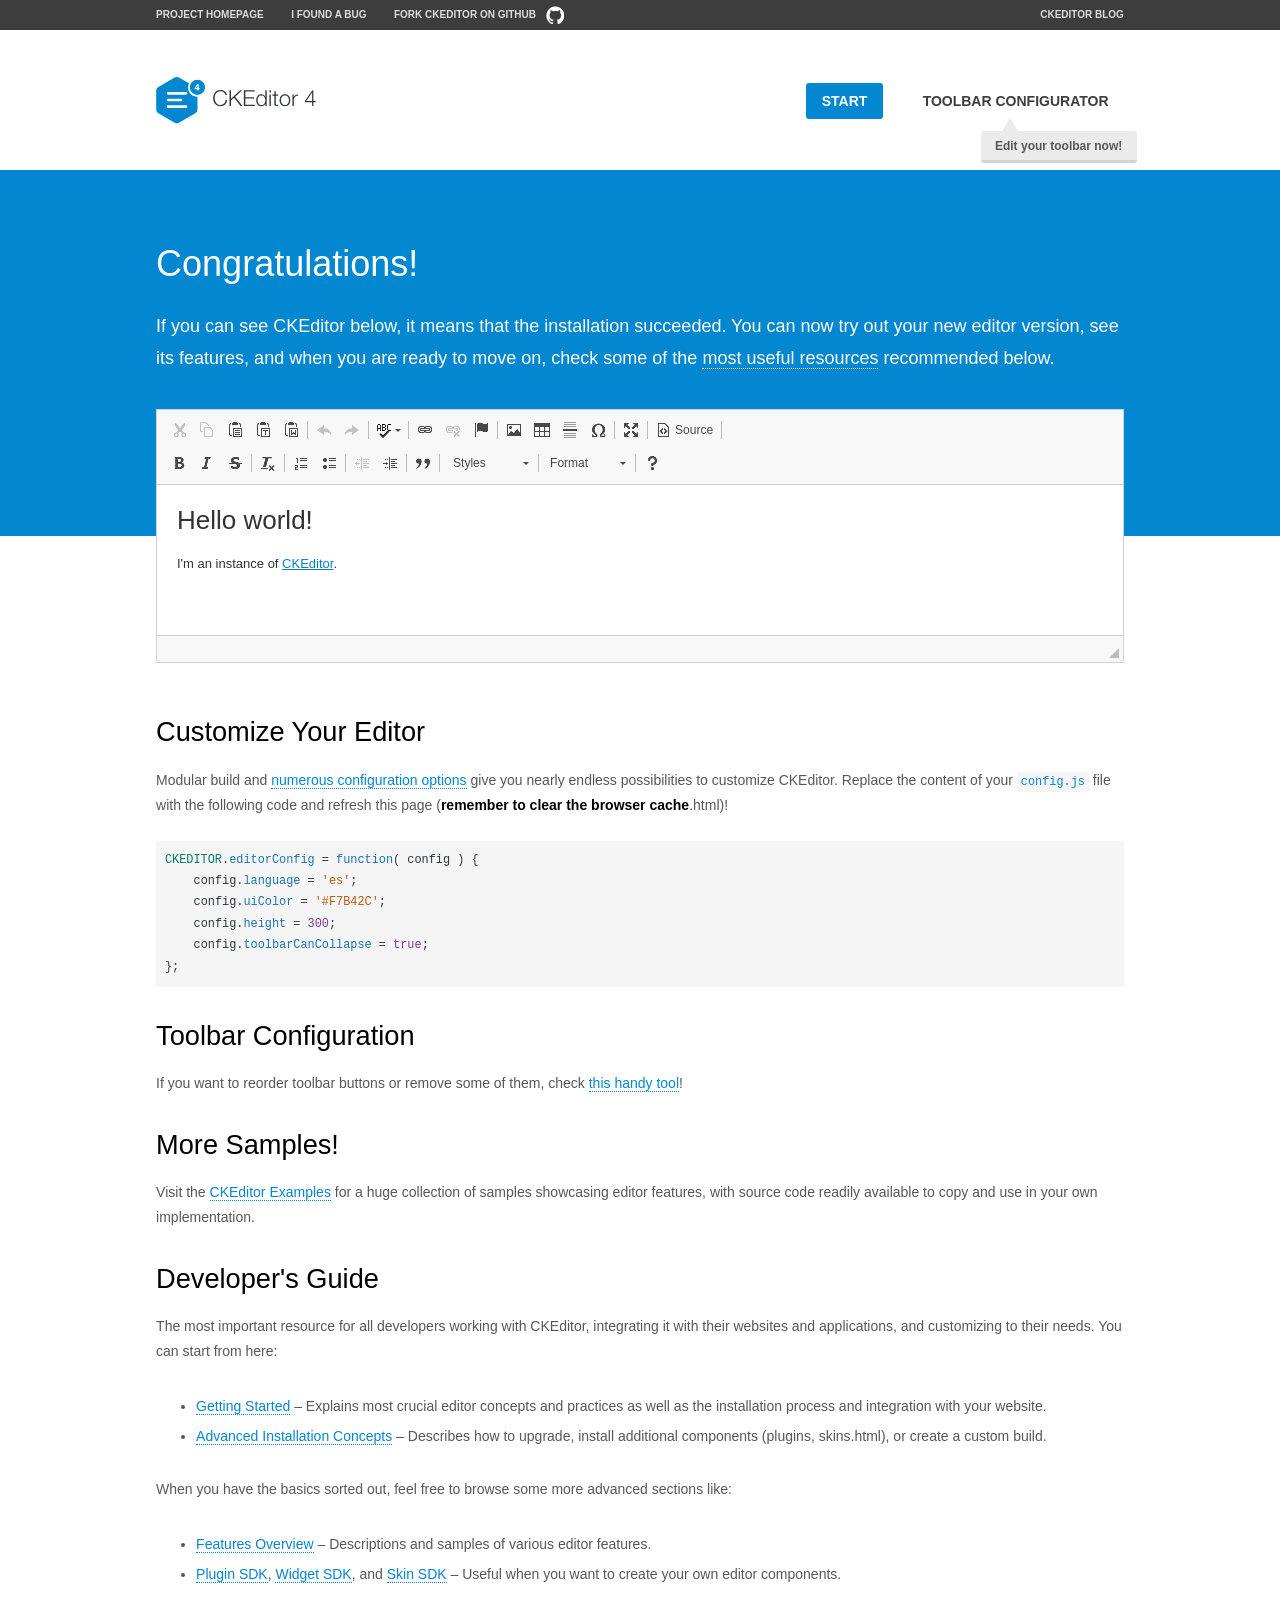
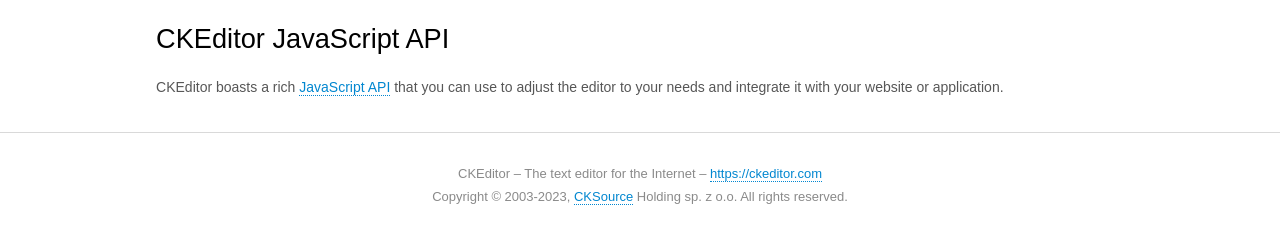
<file: well-known/ckeditor/samples/index.html>
<!DOCTYPE html>
<!--
Copyright (c) 2003-2023, CKSource Holding sp. z o.o. All rights reserved.
For licensing, see LICENSE.md or https://ckeditor.com/legal/ckeditor-oss-license
-->
<html lang="en">
<head>
	<meta charset="utf-8">
	<title>CKEditor Sample</title>
	<script src="../ckeditor.js"></script>
	<script src="js/sample.js"></script>
	<link rel="stylesheet" href="css/samples.css">
	<link rel="stylesheet" href="toolbarconfigurator/lib/codemirror/neo.css">
	<meta name="viewport" content="width=device-width,initial-scale=1">
	<meta name="description" content="Try the latest sample of CKEditor 4 and learn more about customizing your WYSIWYG editor with endless possibilities.">
</head>
<body id="main">

<nav class="navigation-a">
	<div class="grid-container">
		<ul class="navigation-a-left grid-width-70">
			<li><a href="https://ckeditor.com/ckeditor-4/">Project Homepage</a></li>
			<li><a href="https://github.com/ckeditor/ckeditor4/issues">I found a bug</a></li>
			<li><a href="https://github.com/ckeditor/ckeditor4" class="icon-pos-right icon-navigation-a-github">Fork CKEditor on GitHub</a></li>
		</ul>
		<ul class="navigation-a-right grid-width-30">
			<li><a href="https://ckeditor.com/blog/">CKEditor Blog</a></li>
		</ul>
	</div>
</nav>

<header class="header-a">
	<div class="grid-container">
		<h1 class="header-a-logo grid-width-30">
			<a href="index.html"><img src="img/logo.svg" onerror="this.src='img/logo.png'; this.onerror=null;" alt="CKEditor Sample"></a>
		</h1>

		<nav class="navigation-b grid-width-70">
			<ul>
				<li><a href="index.html" class="button-a button-a-background">Start</a></li>
				<li><a href="toolbarconfigurator/index.html" class="button-a">Toolbar configurator <span class="balloon-a balloon-a-nw">Edit your toolbar now!</span></a></li>
			</ul>
		</nav>
	</div>
</header>

<main>
	<div class="adjoined-top">
		<div class="grid-container">
			<div class="content grid-width-100">
				<h1>Congratulations!</h1>
				<p>
					If you can see CKEditor below, it means that the installation succeeded.
					You can now try out your new editor version, see its features, and when you are ready to move on, check some of the <a href="#sample-customize">most useful resources</a> recommended below.
				</p>
			</div>
		</div>
	</div>
	<div class="adjoined-bottom">
		<div class="grid-container">
			<div class="grid-width-100">
				<div id="editor">
					<h1>Hello world!</h1>
					<p>I'm an instance of <a href="https://ckeditor.com">CKEditor</a>.</p>
				</div>
			</div>
		</div>
	</div>

	<div class="grid-container">
		<div class="content grid-width-100">
			<section id="sample-customize">
				<h2>Customize Your Editor</h2>
				<p>Modular build and <a href="https://ckeditor.com/docs/ckeditor4/latest/guide/dev_configuration.html">numerous configuration options</a> give you nearly endless possibilities to customize CKEditor. Replace the content of your <code><a href="../config.js">config.js</a></code> file with the following code and refresh this page (<strong>remember to clear the browser cache</strong>.html)!</p>
		<pre class="cm-s-neo CodeMirror"><code><span style="padding-right: 0.1px;"><span class="cm-variable">CKEDITOR</span>.<span class="cm-property">editorConfig</span> <span class="cm-operator">=</span> <span class="cm-keyword">function</span>( <span class="cm-def">config</span> ) {</span>
<span style="padding-right: 0.1px;"><span class="cm-tab">	</span><span class="cm-variable-2">config</span>.<span class="cm-property">language</span> <span class="cm-operator">=</span> <span class="cm-string">'es'</span>;</span>
<span style="padding-right: 0.1px;"><span class="cm-tab">	</span><span class="cm-variable-2">config</span>.<span class="cm-property">uiColor</span> <span class="cm-operator">=</span> <span class="cm-string">'#F7B42C'</span>;</span>
<span style="padding-right: 0.1px;"><span class="cm-tab">	</span><span class="cm-variable-2">config</span>.<span class="cm-property">height</span> <span class="cm-operator">=</span> <span class="cm-number">300</span>;</span>
<span style="padding-right: 0.1px;"><span class="cm-tab">	</span><span class="cm-variable-2">config</span>.<span class="cm-property">toolbarCanCollapse</span> <span class="cm-operator">=</span> <span class="cm-atom">true</span>;</span>
<span style="padding-right: 0.1px;">};</span></code></pre>
			</section>

			<section>
				<h2>Toolbar Configuration</h2>
				<p>If you want to reorder toolbar buttons or remove some of them, check <a href="toolbarconfigurator/index.html">this handy tool</a>!</p>
			</section>

			<section>
				<h2>More Samples!</h2>
				<p>Visit the <a href="https://ckeditor.com/docs/ckeditor4/latest/examples/index.html">CKEditor Examples</a> for a huge collection of samples showcasing editor features, with source code readily available to copy and use in your own implementation.</p>
			</section>

			<section>
				<h2>Developer's Guide</h2>
				<p>The most important resource for all developers working with CKEditor, integrating it with their websites and applications, and customizing to their needs. You can start from here:</p>
				<ul>
					<li><a href="https://ckeditor.com/docs/ckeditor4/latest/guide/dev_installation.html">Getting Started</a> &ndash; Explains most crucial editor concepts and practices as well as the installation process and integration with your website.</li>
					<li><a href="https://ckeditor.com/docs/ckeditor4/latest/guide/dev_advanced_installation.html">Advanced Installation Concepts</a> &ndash; Describes how to upgrade, install additional components (plugins, skins.html), or create a custom build.</li>
				</ul>
					<p>When you have the basics sorted out, feel free to browse some more advanced sections like:</p>
				<ul>
					<li><a href="https://ckeditor.com/docs/ckeditor4/latest/features/index.html">Features Overview</a> &ndash; Descriptions and samples of various editor features.</li>
					<li><a href="https://ckeditor.com/docs/ckeditor4/latest/guide/plugin_sdk_intro.html">Plugin SDK</a>, <a href="https://ckeditor.com/docs/ckeditor4/latest/guide/widget_sdk_intro.html">Widget SDK</a>, and <a href="https://ckeditor.com/docs/ckeditor4/latest/guide/skin_sdk_intro.html">Skin SDK</a> &ndash; Useful when you want to create your own editor components.</li>
				</ul>
			</section>

			<section>
				<h2>CKEditor JavaScript API</h2>
				<p>CKEditor boasts a rich <a href="https://ckeditor.com/docs/ckeditor4/latest/api/index.html">JavaScript API</a> that you can use to adjust the editor to your needs and integrate it with your website or application.</p>
			</section>
		</div>
	</div>
</main>

<footer class="footer-a grid-container">
	<div class="grid-container">
		<p class="grid-width-100">
			CKEditor &ndash; The text editor for the Internet &ndash; <a class="samples" href="https://ckeditor.com/">https://ckeditor.com</a>
		</p>
		<p class="grid-width-100" id="copy">
			Copyright &copy; 2003-2023, <a class="samples" href="https://cksource.com/">CKSource</a> Holding sp. z o.o. All rights reserved.
		</p>
	</div>
</footer>
<script>
	initSample();
</script>

</body>
</html>
</file>
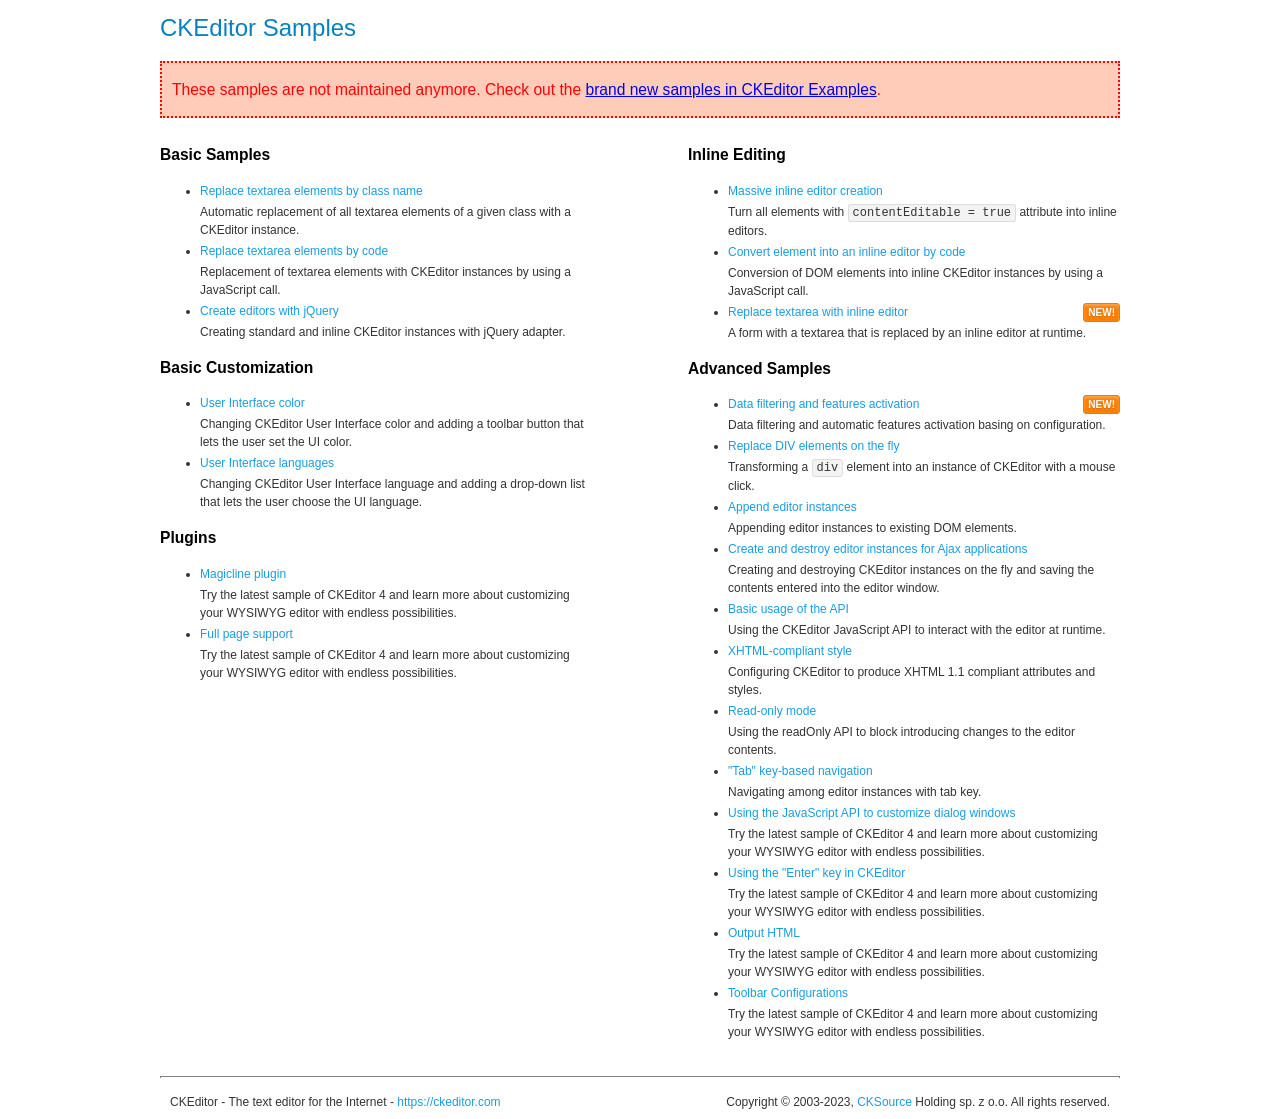
<file: well-known/ckeditor/samples/old/index.html>
<!DOCTYPE html>
<!--
Copyright (c) 2003-2023, CKSource Holding sp. z o.o. All rights reserved.
For licensing, see LICENSE.md or https://ckeditor.com/legal/ckeditor-oss-license
-->
<html lang="en">
<head>
	<meta charset="utf-8">
	<title>CKEditor Samples</title>
	<link rel="stylesheet" href="sample.css">
	<meta name="description" content="Try the latest sample of CKEditor 4 and learn more about customizing your WYSIWYG editor with endless possibilities.">
</head>
<body>
	<h1 class="samples">
		CKEditor Samples
	</h1>
	<div class="warning deprecated">
		These samples are not maintained anymore. Check out the <a href="https://ckeditor.com/docs/ckeditor4/latest/examples/index.html">brand new samples in CKEditor Examples</a>.
	</div>
	<div class="twoColumns">
		<div class="twoColumnsLeft">
			<h2 class="samples">
				Basic Samples
			</h2>
			<dl class="samples">
				<dt><a class="samples" href="replacebyclass.html">Replace textarea elements by class name</a></dt>
				<dd>Automatic replacement of all textarea elements of a given class with a CKEditor instance.</dd>

				<dt><a class="samples" href="replacebycode.html">Replace textarea elements by code</a></dt>
				<dd>Replacement of textarea elements with CKEditor instances by using a JavaScript call.</dd>

				<dt><a class="samples" href="jquery.html">Create editors with jQuery</a></dt>
				<dd>Creating standard and inline CKEditor instances with jQuery adapter.</dd>
			</dl>

			<h2 class="samples">
				Basic Customization
			</h2>
			<dl class="samples">
				<dt><a class="samples" href="uicolor.html">User Interface color</a></dt>
				<dd>Changing CKEditor User Interface color and adding a toolbar button that lets the user set the UI color.</dd>

				<dt><a class="samples" href="uilanguages.html">User Interface languages</a></dt>
				<dd>Changing CKEditor User Interface language and adding a drop-down list that lets the user choose the UI language.</dd>
			</dl>


			<h2 class="samples">Plugins</h2>
<dl class="samples">
<dt><a class="samples" href="magicline/magicline.html">Magicline plugin</a></dt>
<dd>Try the latest sample of CKEditor 4 and learn more about customizing your WYSIWYG editor with endless possibilities.</dd>

<dt><a class="samples" href="wysiwygarea/fullpage.html">Full page support</a></dt>
<dd>Try the latest sample of CKEditor 4 and learn more about customizing your WYSIWYG editor with endless possibilities.</dd>
</dl>
		</div>
		<div class="twoColumnsRight">
			<h2 class="samples">
				Inline Editing
			</h2>
			<dl class="samples">
				<dt><a class="samples" href="inlineall.html">Massive inline editor creation</a></dt>
				<dd>Turn all elements with <code>contentEditable = true</code> attribute into inline editors.</dd>

				<dt><a class="samples" href="inlinebycode.html">Convert element into an inline editor by code</a></dt>
				<dd>Conversion of DOM elements into inline CKEditor instances by using a JavaScript call.</dd>

				<dt><a class="samples" href="inlinetextarea.html">Replace textarea with inline editor</a> <span class="new">New!</span></dt>
				<dd>A form with a textarea that is replaced by an inline editor at runtime.</dd>

				
			</dl>

			<h2 class="samples">
				Advanced Samples
			</h2>
			<dl class="samples">
				<dt><a class="samples" href="datafiltering.html">Data filtering and features activation</a> <span class="new">New!</span></dt>
				<dd>Data filtering and automatic features activation basing on configuration.</dd>

				<dt><a class="samples" href="divreplace.html">Replace DIV elements on the fly</a></dt>
				<dd>Transforming a <code>div</code> element into an instance of CKEditor with a mouse click.</dd>

				<dt><a class="samples" href="appendto.html">Append editor instances</a></dt>
				<dd>Appending editor instances to existing DOM elements.</dd>

				<dt><a class="samples" href="ajax.html">Create and destroy editor instances for Ajax applications</a></dt>
				<dd>Creating and destroying CKEditor instances on the fly and saving the contents entered into the editor window.</dd>

				<dt><a class="samples" href="api.html">Basic usage of the API</a></dt>
				<dd>Using the CKEditor JavaScript API to interact with the editor at runtime.</dd>

				<dt><a class="samples" href="xhtmlstyle.html">XHTML-compliant style</a></dt>
				<dd>Configuring CKEditor to produce XHTML 1.1 compliant attributes and styles.</dd>

				<dt><a class="samples" href="readonly.html">Read-only mode</a></dt>
				<dd>Using the readOnly API to block introducing changes to the editor contents.</dd>

				<dt><a class="samples" href="tabindex.html">"Tab" key-based navigation</a></dt>
				<dd>Navigating among editor instances with tab key.</dd>


				
<dt><a class="samples" href="dialog/dialog.html">Using the JavaScript API to customize dialog windows</a></dt>
<dd>Try the latest sample of CKEditor 4 and learn more about customizing your WYSIWYG editor with endless possibilities.</dd>

<dt><a class="samples" href="enterkey/enterkey.html">Using the &quot;Enter&quot; key in CKEditor</a></dt>
<dd>Try the latest sample of CKEditor 4 and learn more about customizing your WYSIWYG editor with endless possibilities.</dd>

<dt><a class="samples" href="htmlwriter/outputhtml.html">Output HTML</a></dt>
<dd>Try the latest sample of CKEditor 4 and learn more about customizing your WYSIWYG editor with endless possibilities.</dd>

<dt><a class="samples" href="toolbar/toolbar.html">Toolbar Configurations</a></dt>
<dd>Try the latest sample of CKEditor 4 and learn more about customizing your WYSIWYG editor with endless possibilities.</dd>

			</dl>
		</div>
	</div>
	<div id="footer">
		<hr>
		<p>
			CKEditor - The text editor for the Internet - <a class="samples" href="https://ckeditor.com/">https://ckeditor.com</a>
		</p>
		<p id="copy">
			Copyright &copy; 2003-2023, <a class="samples" href="https://cksource.com/">CKSource</a> Holding sp. z o.o. All rights reserved.
		</p>
	</div>
</body>
</html>
</file>
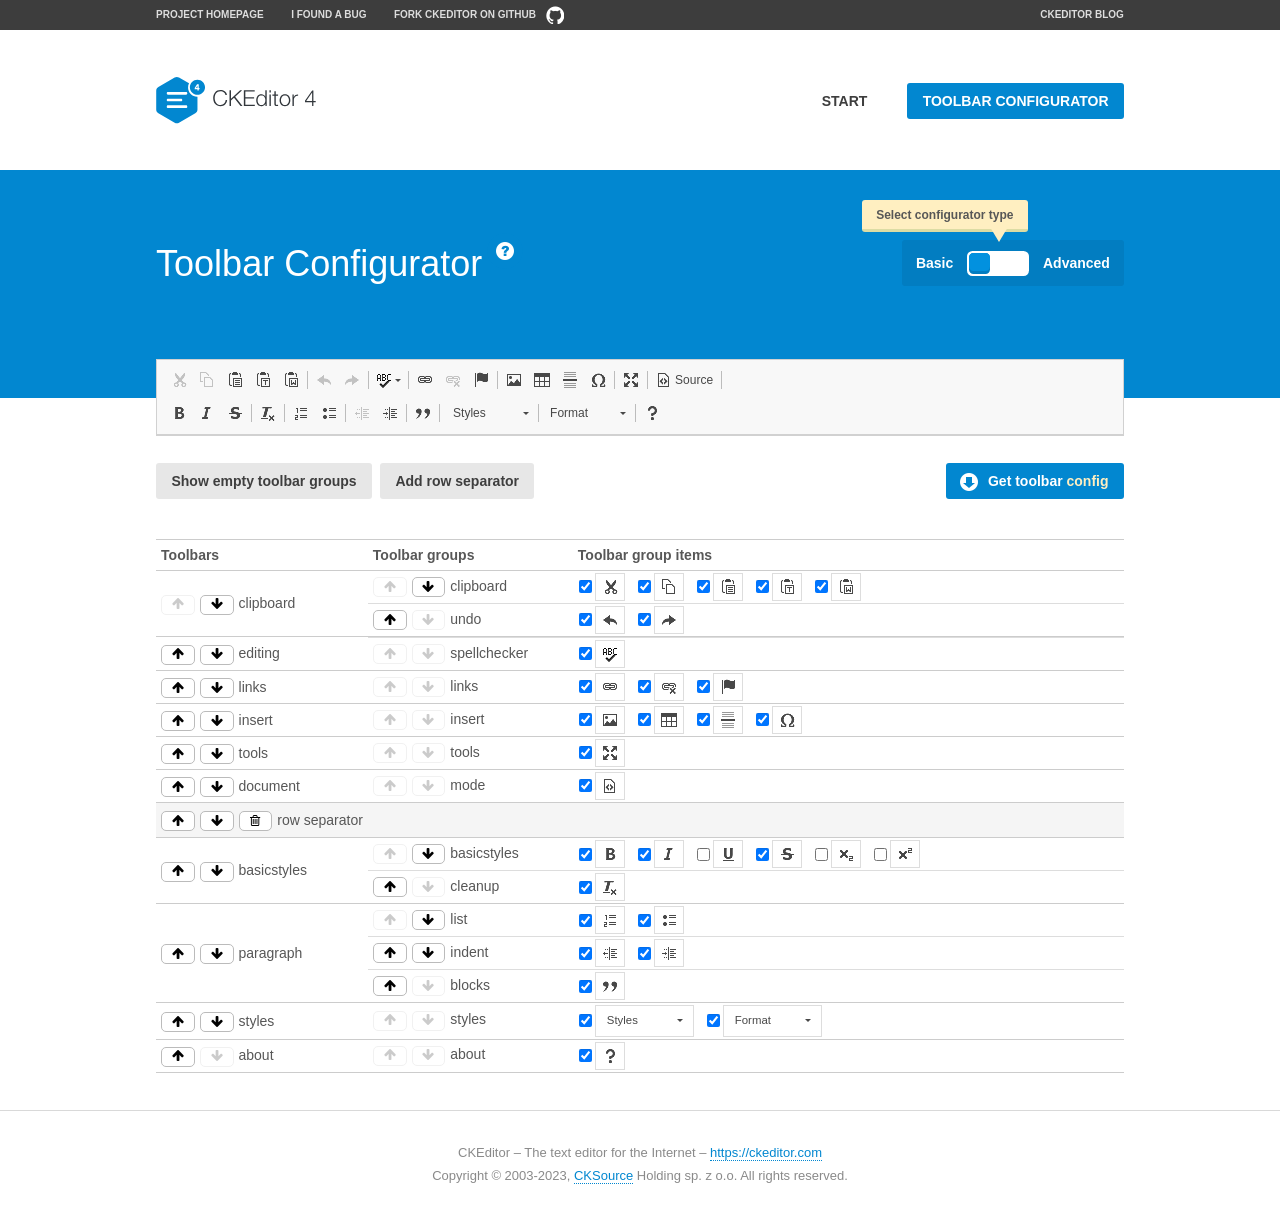
<file: well-known/ckeditor/samples/toolbarconfigurator/index.html>
<!DOCTYPE html>
<!--
Copyright (c) 2003-2023, CKSource Holding sp. z o.o. All rights reserved.
For licensing, see LICENSE.md or https://ckeditor.com/legal/ckeditor-oss-license
-->
<!--[if IE 8]><html class="ie8"><![endif]-->
<!--[if gt IE 8]><html><![endif]-->
<!--[if !IE]><!--><html lang="en"><!--<![endif]-->
<head>
	<meta charset="utf-8">
	<title>Toolbar Configurator</title>
	<script src="../../ckeditor.js"></script>
	<script>
		if ( CKEDITOR.env.ie && CKEDITOR.env.version < 9 )
			CKEDITOR.tools.enableHtml5Elements( document );
	</script>
	<link rel="stylesheet" href="lib/codemirror/codemirror.css">
	<link rel="stylesheet" href="lib/codemirror/show-hint.css">
	<link rel="stylesheet" href="lib/codemirror/neo.css">
	<link rel="stylesheet" href="css/fontello.css">
	<link rel="stylesheet" href="../css/samples.css">
	<meta name="description" content="Try the latest sample of CKEditor 4 and learn more about customizing your WYSIWYG editor with endless possibilities.">
</head>
<body id="toolbar">

<nav class="navigation-a">
	<div class="grid-container">
		<ul class="navigation-a-left grid-width-70">
			<li><a href="https://ckeditor.com/ckeditor-4/">Project Homepage</a></li>
			<li><a href="https://github.com/ckeditor/ckeditor4/issues">I found a bug</a></li>
			<li><a href="https://github.com/ckeditor/ckeditor4" class="icon-pos-right icon-navigation-a-github">Fork CKEditor on GitHub</a></li>
		</ul>
		<ul class="navigation-a-right grid-width-30">
			<li><a href="https://ckeditor.com/blog/">CKEditor Blog</a></li>
		</ul>
	</div>
</nav>

<header class="header-a">
	<div class="grid-container">
		<h1 class="header-a-logo grid-width-30">
			<a href="../index.html"><img src="../img/logo.svg" onerror="this.src='../img/logo.png'; this.onerror=null;" alt="CKEditor Logo"></a>
		</h1>
		<nav class="navigation-b grid-width-70">
			<ul>
				<li><a href="../index.html"  class="button-a">Start</a></li>
				<li><a href="index.html"  class="button-a button-a-background">Toolbar configurator</a></li>
			</ul>
		</nav>
	</div>
</header>

<main>
	<div class="adjoined-top">
		<div class="grid-container">
			<div class="content grid-width-100">
				<div class="grid-container-nested">
					<h1 class="grid-width-60">
						Toolbar Configurator
						<a href="#help-content" type="button" title="Configurator help" id="help" class="button-a button-a-background button-a-no-text icon-pos-left icon-question-mark">Help</a>
					</h1>

					<div class="grid-width-40 grid-switch-magic">
						<div class="switch">
							<span class="balloon-a balloon-a-se">Select configurator type</span>
							<input type="radio" name="radio" data-num="1" id="radio-basic" />
							<input type="radio" name="radio" data-num="2" id="radio-advanced" />
							<label data-for="1" for="radio-basic">Basic</label>
							<span class="switch-inner">
								<span class="handler"></span>
							</span>
							<label data-for="2" for="radio-advanced">Advanced</label>
						</div>
					</div>
				</div>
			</div>
		</div>
	</div>
	<div class="adjoined-bottom">
		<div class="grid-container">
			<div class="grid-width-100">
				<div class="editors-container">
					<div id="editor-basic"></div>
					<div id="editor-advanced"></div>
				</div>
			</div>
		</div>
	</div>

	<div class="grid-container configurator">
		<div class="content grid-width-100">
			<div class="configurator">
				<div>
					<div id="toolbarModifierWrapper"></div>
				</div>
			</div>
		</div>
	</div>

	<div id="help-content">
		<div class="grid-container">
			<div class="grid-width-100">
				<h2>What Am I Doing Here?</h2>

				<div class="grid-container grid-container-nested">
					<div class="basic">
						<div class="grid-width-50">
							<p>Arrange <a href="https://ckeditor.com/docs/ckeditor4/latest/api/CKEDITOR_config.html#cfg-toolbarGroups">toolbar groups</a>, toggle <a href="https://ckeditor.com/docs/ckeditor4/latest/api/CKEDITOR_config.html#cfg-removeButtons">button visibility</a> according to your needs and get your toolbar configuration.</p>
							<p>You can replace the content of the <a href="../../config.js"><code>config.js</code></a> file with the generated configuration. If you already set some configuration options you will need to merge both configurations.</p>
						</div>
						<div class="grid-width-50">
							<p>Read more about different ways of <a href="https://ckeditor.com/docs/ckeditor4/latest/guide/dev_configuration.html">setting configuration</a> and do not forget about <strong>clearing browser cache</strong>.</p>
							<p>Arranging toolbar groups is the recommended way of configuring the toolbar, but if you need more freedom you can use the <a href="#advanced">advanced configurator</a>.</p>
						</div>
					</div>
					<div class="advanced" style="display: none;">
						<div class="grid-width-50">
							<p>With this code editor you can edit your <a href="https://ckeditor.com/docs/ckeditor4/latest/api/CKEDITOR_config.html#cfg-toolbar">toolbar configuration</a> live.</p>
							<p>You can replace the content of the <a href="../../config.js"><code>config.js</code></a> file with the generated configuration. If you already set some configuration options you will need to merge both configurations.</p>
						</div>
						<div class="grid-width-50">
							<p>Read more about different ways of <a href="https://ckeditor.com/docs/ckeditor4/latest/guide/dev_configuration.html">setting configuration</a> and do not forget about <strong>clearing browser cache</strong>.</p>
						</div>
					</div>
				</div>

				<p class="grid-container grid-container-nested">
					<button type="button" class="help-content-close grid-width-100 button-a button-a-background">Got it. Let's play!</button>
				</p>
			</div>
		</div>
	</div>
</main>

<footer class="footer-a grid-container">
	<p class="grid-width-100">
		CKEditor &ndash; The text editor for the Internet &ndash; <a class="samples" href="https://ckeditor.com/">https://ckeditor.com</a>
	</p>
	<p class="grid-width-100" id="copy">
		Copyright &copy; 2003-2023, <a class="samples" href="https://cksource.com/">CKSource</a> Holding sp. z o.o. All rights reserved.
	</p>
</footer>

<script src="lib/codemirror/codemirror.js"></script>
<script src="lib/codemirror/javascript.js"></script>
<script src="lib/codemirror/show-hint.js"></script>

<script src="js/fulltoolbareditor.js"></script>
<script src="js/abstracttoolbarmodifier.js"></script>
<script src="js/toolbarmodifier.js"></script>
<script src="js/toolbartextmodifier.js"></script>
<script src="../js/sf.js"></script>

<script>
	( function() {
		'use strict';

		var mode = ( window.location.hash.substr( 1 ) === 'advanced' ) ? 'advanced' : 'basic',
			configuratorSection = CKEDITOR.document.findOne( 'main > .grid-container.configurator' ),
			basicInstruction = CKEDITOR.document.findOne( '#help-content .basic' ),
			advancedInstruction = CKEDITOR.document.findOne( '#help-content .advanced' ),

			// Configurator mode switcher.
			modeSwitchBasic = CKEDITOR.document.getById( 'radio-basic' ),
			modeSwitchAdvanced = CKEDITOR.document.getById( 'radio-advanced' );

		// Initial setup
		function updateSwitcher() {
			if ( mode === 'advanced' ) {
				modeSwitchAdvanced.$.checked = true;
			} else {
				modeSwitchBasic.$.checked = true;
			}
		}

		updateSwitcher();

		CKEDITOR.document.getWindow().on( 'hashchange', function( e ) {
			var hash = window.location.hash.substr( 1 );
			if ( !( hash === 'advanced' || hash === 'basic' ) ) {
				return;
			}
			mode = hash;
			onToolbarsDone( mode );
		} );

		CKEDITOR.document.getWindow().on( 'resize', function() {
			updateToolbar( ( mode === 'basic' ? toolbarModifier : toolbarTextModifier )[ 'editorInstance' ] );
		} );

		function onRefresh( modifier ) {
			modifier = modifier || this;

			if ( mode === 'basic' && modifier instanceof ToolbarConfigurator.ToolbarTextModifier ) {
				return;
			}

			// CodeMirror container becomes visible, so we need to refresh and to avoid rendering problems.
			if ( mode === 'advanced' && modifier instanceof ToolbarConfigurator.ToolbarTextModifier ) {
				modifier.codeContainer.refresh();
			}

			updateToolbar( modifier.editorInstance );
		}

		function updateToolbar( editor ) {
			var editorContainer = editor.container;

			// Not always editor is loaded.
			if ( !editorContainer ) {
				return;
			}

			var displayStyle = editorContainer.getStyle( 'display' );

			editorContainer.setStyle( 'display', 'block' );

			var newHeight = editorContainer.getSize( 'height' );

			var newMarginTop = parseInt( editorContainer.getComputedStyle( 'margin-top' ), 10 );
			newMarginTop = ( isNaN( newMarginTop ) ? 0 : Number( newMarginTop ) );

			var newMarginBottom = parseInt( editorContainer.getComputedStyle( 'margin-bottom' ), 10 );
			newMarginBottom = ( isNaN( newMarginBottom ) ? 0 : Number( newMarginBottom ) );

			var result = newHeight + newMarginTop + newMarginBottom;

			editorContainer.setStyle( 'display', displayStyle );

			editor.container.getAscendant( 'div' ).setStyle( 'height', result + 'px' );
		}

		var toolbarModifier = new ToolbarConfigurator.ToolbarModifier( 'editor-basic' );

		var done = 0;
		toolbarModifier.init( onToolbarInit );
		toolbarModifier.onRefresh = onRefresh;

		CKEDITOR.document.getById( 'toolbarModifierWrapper' ).append( toolbarModifier.mainContainer );

		var toolbarTextModifier = new ToolbarConfigurator.ToolbarTextModifier( 'editor-advanced' );
		toolbarTextModifier.init( onToolbarInit );
		toolbarTextModifier.onRefresh = onRefresh;

		function onToolbarInit() {
			if ( ++done === 2 ) {
				onToolbarsDone();

				positionSticky.watch( CKEDITOR.document.findOne( '.toolbar' ), function() {
					return mode === 'advanced';
				} );
			}
		}

		function onToolbarsDone() {
			if ( mode === 'basic' ) {
				toggleModeBasic( false );
			} else {
				toggleModeAdvanced( false );
			}

			updateSwitcher();

			setTimeout( function() {
				CKEDITOR.document.findOne( '.editors-container' ).addClass( 'active' );
				CKEDITOR.document.findOne( '#toolbarModifierWrapper' ).addClass( 'active' );
			}, 200 );
		}

		CKEDITOR.document.getById( 'toolbarModifierWrapper' ).append( toolbarTextModifier.mainContainer );

		function toogleModeSwitch( onElement, offElement, onModifier, offModifier ) {
			onElement.addClass( 'fancy-button-active' );
			offElement.removeClass( 'fancy-button-active' );

			onModifier.showUI();
			offModifier.hideUI();
		}

		function toggleModeBasic( callOnRefresh ) {
			callOnRefresh = ( callOnRefresh !== false );
			mode = 'basic';
			window.location.hash = '#basic';
			toogleModeSwitch( modeSwitchBasic, modeSwitchAdvanced, toolbarModifier, toolbarTextModifier );

			configuratorSection.removeClass( 'freed-width' );
			basicInstruction.show();
			advancedInstruction.hide();

			callOnRefresh && onRefresh( toolbarModifier );
		}

		function toggleModeAdvanced( callOnRefresh ) {
			callOnRefresh = ( callOnRefresh !== false );
			mode = 'advanced';
			window.location.hash = '#advanced';
			toogleModeSwitch( modeSwitchAdvanced, modeSwitchBasic, toolbarTextModifier, toolbarModifier );

			configuratorSection.addClass( 'freed-width' );
			advancedInstruction.show();
			basicInstruction.hide();

			callOnRefresh && onRefresh( toolbarTextModifier );
		}

		modeSwitchBasic.on( 'click', toggleModeBasic );
		modeSwitchAdvanced.on( 'click', toggleModeAdvanced );

		//
		// Position:sticky for the toolbar.
		//

		// Will make elements behave like they were styled with position:sticky.
		var positionSticky = {
			// Store object: {
			// 		element: CKEDITOR.dom.element, // Element which will float.
			// 		placeholder: CKEDITOR.dom.element, // Placeholder which is place to prevent page bounce.
			// 		isFixed: boolean // Whether element float now.
			// }
			watched: [],

			active: [],

			staticContainer: null,

			init: function() {
				var element = CKEDITOR.dom.element.createFromHtml(
					'<div class="staticContainer">' +
						'<div class="grid-container" >' +
							'<div class="grid-width-100">' +
								'<div class="inner"></div>' +
							'</div>' +
						'</div>' +
					'</div>' );

				this.staticContainer = element.findOne( '.inner' );

				CKEDITOR.document.getBody().append( element );
			},

			watch: function( element, preventFunc ) {
				this.watched.push( {
					element: element,
					placeholder: new CKEDITOR.dom.element( 'div' ),
					isFixed: false,
					preventFunc: preventFunc
				} );
			},

			checkAll: function() {
				for ( var i = 0; i < this.watched.length; i++ ) {
					this.check( this.watched[ i ] );
				}
			},

			check: function( element ) {
				var isFixed = element.isFixed;
				var shouldBeFixed = this.shouldBeFixed( element );

				// Nothing to be done.
				if ( isFixed === shouldBeFixed ) {
					return;
				}

				var placeholder = element.placeholder;

				if ( isFixed ) {
					// Unfixing.

					element.element.insertBefore( placeholder );
					placeholder.remove();

					element.element.removeStyle( 'margin' );

					this.active.splice( CKEDITOR.tools.indexOf( this.active, element ), 1 );

				} else {
					// Fixing.
					placeholder.setStyle( 'width', element.element.getSize( 'width' ) + 'px' );
					placeholder.setStyle( 'height', element.element.getSize( 'height' ) + 'px' );
					placeholder.setStyle( 'margin-bottom', element.element.getComputedStyle( 'margin-bottom' ) );
					placeholder.setStyle( 'display', element.element.getComputedStyle( 'display' ) );
					placeholder.insertAfter( element.element );

					this.staticContainer.append( element.element );

					this.active.push( element );
				}

				element.isFixed = !element.isFixed;
			},

			shouldBeFixed: function( element ) {
				if ( element.preventFunc && element.preventFunc() ) {
					return false;
				}

				// If element is already fixed we are checking it's placeholder.
				var related = ( element.isFixed ? element.placeholder : element.element ),
					clientRect = related.$.getBoundingClientRect(),
					staticHeight = this.staticContainer.getSize('height' ),
					elemHeight = element.element.getSize( 'height' );

				if ( element.isFixed ) {
					return ( clientRect.top + elemHeight < staticHeight );
				} else {
					return ( clientRect.top < staticHeight );
				}
			}
		};

		positionSticky.init();

		CKEDITOR.document.getWindow().on( 'scroll',
			CKEDITOR.tools.eventsBuffer( 100, positionSticky.checkAll, positionSticky ).input
		);

		// Make the toolbar sticky.
		positionSticky.watch( CKEDITOR.document.findOne( '.editors-container' ) );

		// Help button and help-content.
		( function() {
			var helpButton = CKEDITOR.document.getById( 'help' ),
				helpContent = CKEDITOR.document.getById( 'help-content' );

			// Don't show help button on IE8 because it's unsupported by Pico Modal.
			if ( CKEDITOR.env.ie && CKEDITOR.env.version == 8 ) {
				helpButton.hide();
			} else {
				// Display help modal when the button is clicked.
				helpButton.on( 'click', function( evt ) {
					SF.modal( {
						// Clone modal content from DOM.
						content: helpContent.getHtml(),

						afterCreate: function( modal ) {
							// Enable modal content button to close the modal.
							new CKEDITOR.dom.element( modal.modalElem() ).findOne( '.help-content-close' ).once( 'click', modal.close );
						}
					} ).show();
				} );
			}
		} )();
	} )();
</script>
</body>
</html>
</file>
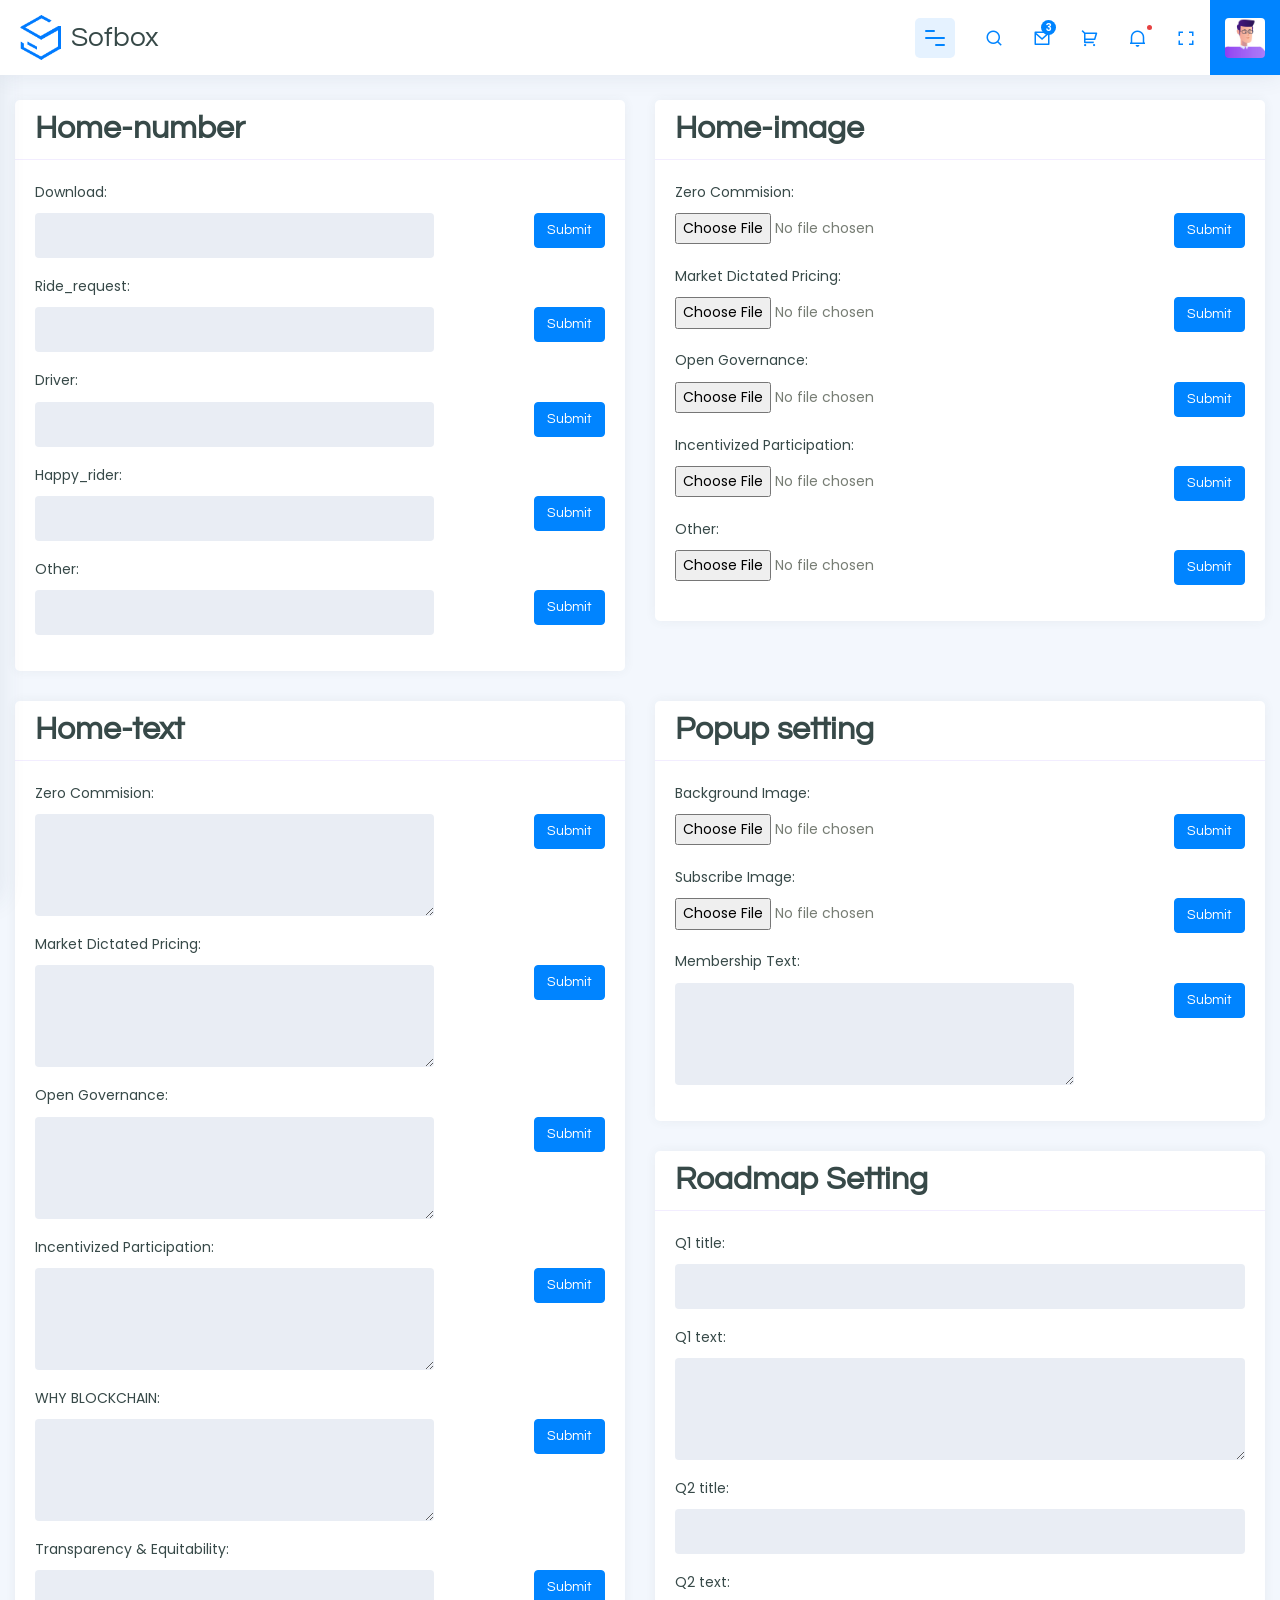
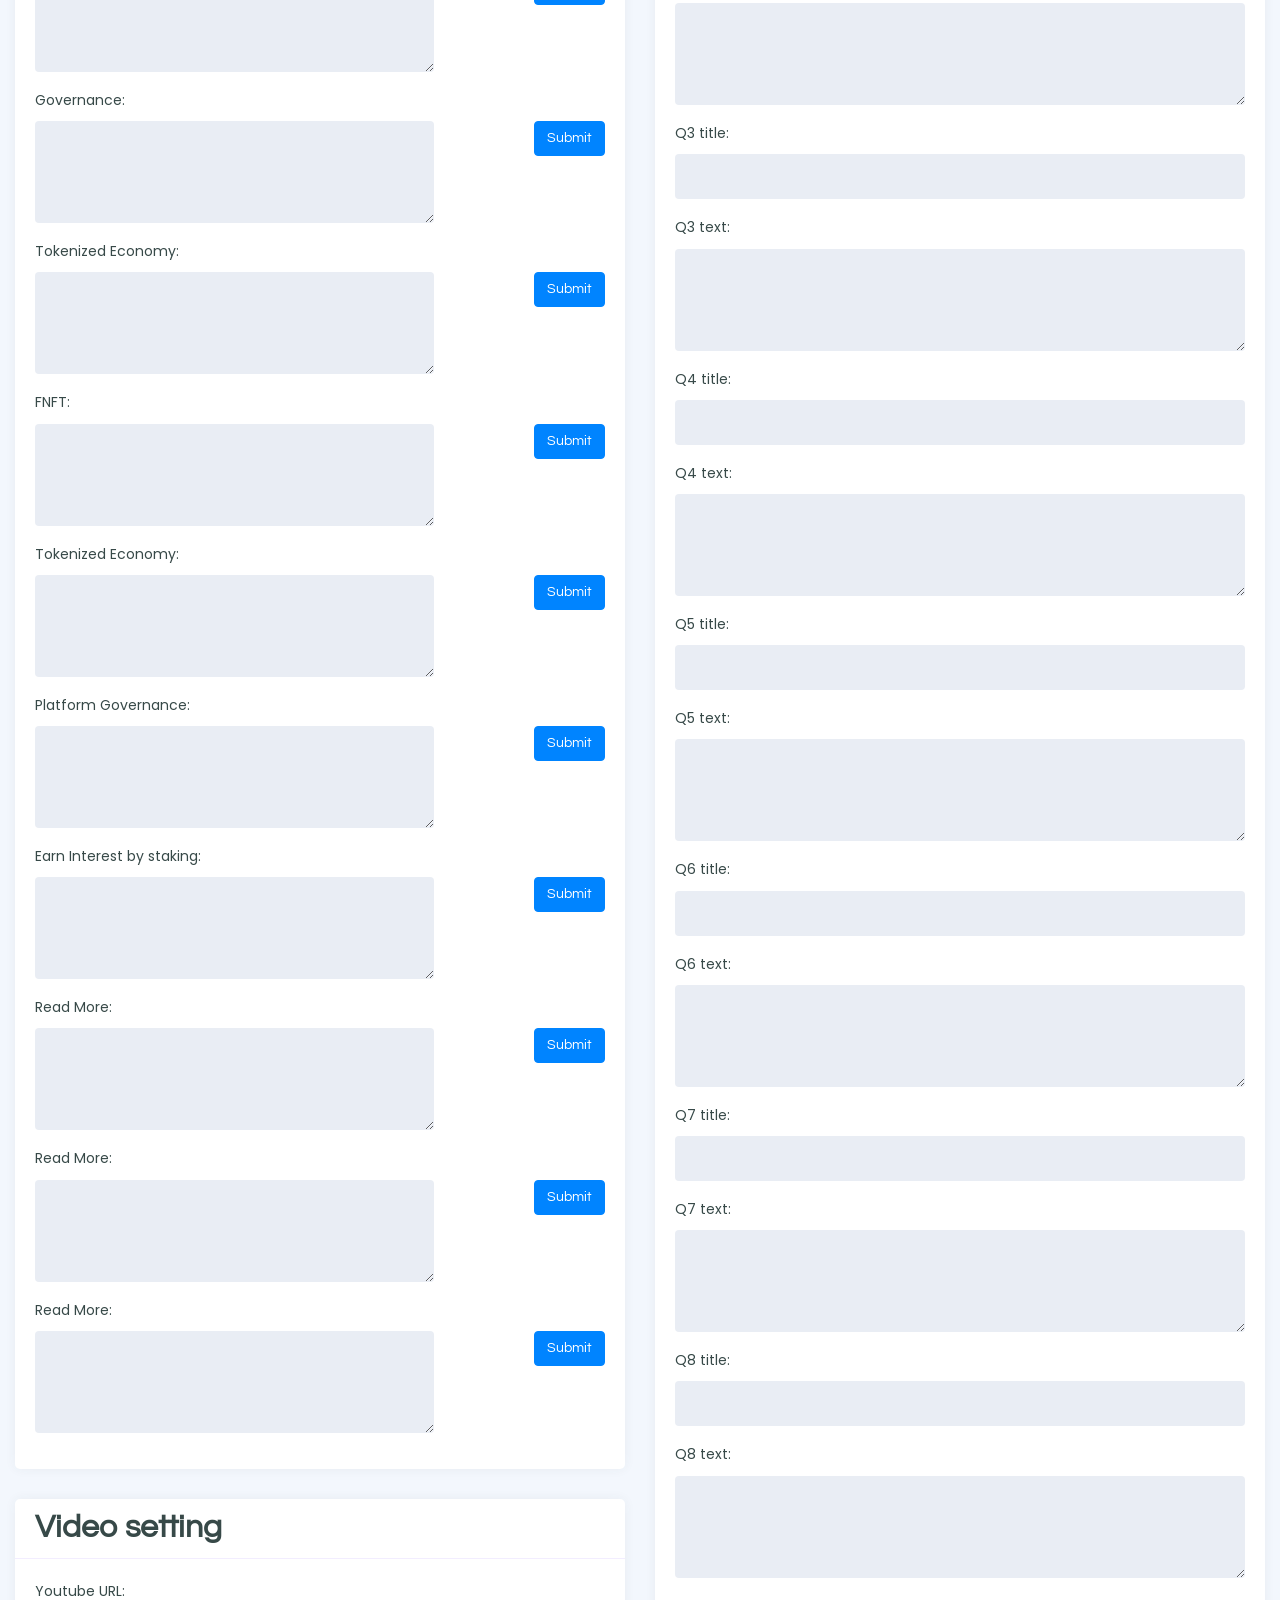
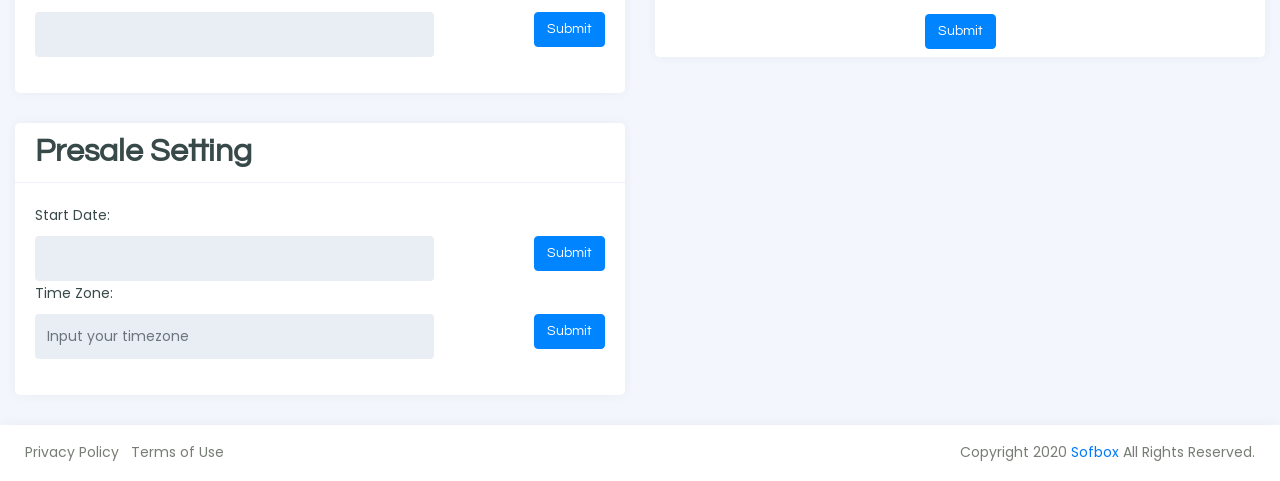
<file: well-known/first.html>
<!doctype html>
<html lang="en">

<head>
   <!-- Required meta tags -->
   <meta charset="utf-8">
   <meta name="viewport" content="width=device-width, initial-scale=1, shrink-to-fit=no">
   <title>Sofbox - Responsive Bootstrap 4 Admin Dashboard Template</title>
   <!-- Favicon -->
   <link rel="shortcut icon" href="images/favicon.ico" />
   <!-- Bootstrap CSS -->
   <link rel="stylesheet" href="css/bootstrap.min.css">
   <!-- Typography CSS -->
   <link rel="stylesheet" href="css/typography.css">
   <!-- Style CSS -->
   <link rel="stylesheet" href="css/style.css">
   <!-- Responsive CSS -->
   <link rel="stylesheet" href="css/responsive.css">
   <link rel="stylesheet" href="css/bootstrap-datepicker.min.css">
   <!-- <link rel="stylesheet" href="./css/bootstrap-datetimepicker.min.css"> -->
</head>

<body onload="init_home();">
   <!-- loader Start -->
   <div id="loading">
      <div id="loading-center">
         <div class="loader">
            <div class="cube">
               <div class="sides">
                  <div class="top"></div>
                  <div class="right"></div>
                  <div class="bottom"></div>
                  <div class="left"></div>
                  <div class="front"></div>
                  <div class="back"></div>
               </div>
            </div>
         </div>
      </div>
   </div>
   <!-- loader END -->
   <!-- Wrapper Start -->
   <div class="wrapper">
      <!-- Sidebar  -->
      <div class="iq-sidebar">
         <div class="iq-sidebar-logo d-flex justify-content-between">
            <a href="index.html">
               <img src="images/logo.png" class="img-fluid" alt="">
               <span>Admin</span>
            </a>
            <div class="iq-menu-bt align-self-center">
               <div class="wrapper-menu">
                  <div class="line-menu half start"></div>
                  <div class="line-menu"></div>
                  <div class="line-menu half end"></div>
               </div>
            </div>
         </div>
         <div id="sidebar-scrollbar">
            <nav class="iq-sidebar-menu">
               <ul id="iq-sidebar-toggle" class="iq-menu">


                  <li class="iq-menu-title"><i class="ri-separator"></i><span>main</span></li>

                  <li class="active">
                     <a href="#forms" class="iq-waves-effect collapsed" data-toggle="collapse" aria-expanded="true"><i
                           class="ri-home-4-line"></i><span>Dashboard</span><i
                           class="ri-arrow-right-s-line iq-arrow-right"></i></a>
                     <ul id="forms" class="iq-submenu collapse" data-parent="#iq-sidebar-toggle">
                        <li><a href="first.html">Home</a></li>
                        <li><a href="second.html">Taxi</a></li>
                        <li><a href="third.html">Stake</a></li>
                        <li><a href="privacy-policy.html">Privacy&Policy</a></li>
                        <li><a href="terms-of-service.html">Terms of Use</a></li>
                     </ul>
                  </li>

               </ul>
            </nav>
            <div class="p-3"></div>
         </div>
      </div>
      <!-- TOP Nav Bar -->
      <div class="iq-top-navbar">
         <div class="iq-navbar-custom">
            <div class="iq-sidebar-logo">
               <div class="top-logo">
                  <a href="index.html" class="logo">
                     <img src="images/logo.png" class="img-fluid" alt="">
                     <span>Sofbox</span>
                  </a>
               </div>
            </div>
            <div class="navbar-breadcrumb">
               <h5 class="mb-0">Home</h5>
               <nav aria-label="breadcrumb">
                  <ul class="breadcrumb">
                     <li class="breadcrumb-item"><a>Dashboard</a></li>
                     <li class="breadcrumb-item active" aria-current="page">Home</li>
                  </ul>
               </nav>
            </div>
            <nav class="navbar navbar-expand-lg navbar-light p-0">
               <button class="navbar-toggler" type="button" data-toggle="collapse" data-target="#navbarSupportedContent"
                  aria-controls="navbarSupportedContent" aria-expanded="false" aria-label="Toggle navigation">
                  <i class="ri-menu-3-line"></i>
               </button>
               <div class="iq-menu-bt align-self-center">
                  <div class="wrapper-menu">
                     <div class="line-menu half start"></div>
                     <div class="line-menu"></div>
                     <div class="line-menu half end"></div>
                  </div>
               </div>
               <div class="collapse navbar-collapse" id="navbarSupportedContent">
                  <ul class="navbar-nav ml-auto navbar-list">
                     <li class="nav-item">
                        <a class="search-toggle iq-waves-effect" href="#"><i class="ri-search-line"></i></a>
                        <form action="#" class="search-box">
                           <input type="text" class="text search-input" placeholder="Type here to search..." />
                        </form>
                     </li>
                     <li class="nav-item dropdown">
                        <a href="#" class="search-toggle iq-waves-effect">
                           <i class="ri-mail-line"></i>
                           <span class="badge badge-pill badge-primary badge-up count-mail">3</span>
                        </a>
                        <div class="iq-sub-dropdown">
                           <div class="iq-card shadow-none m-0">
                              <div class="iq-card-body p-0 ">
                                 <div class="bg-primary p-3">
                                    <h5 class="mb-0 text-white">All Messages<small
                                          class="badge  badge-light float-right pt-1">5</small></h5>
                                 </div>
                                 <a href="#" class="iq-sub-card">
                                    <div class="media align-items-center">
                                       <div class="">
                                          <img class="avatar-40 rounded" src="images/user/01.jpg" alt="">
                                       </div>
                                       <div class="media-body ml-3">
                                          <h6 class="mb-0 ">Nik Emma Watson</h6>
                                          <small class="float-left font-size-12">13 Jun</small>
                                       </div>
                                    </div>
                                 </a>
                                 <a href="#" class="iq-sub-card">
                                    <div class="media align-items-center">
                                       <div class="">
                                          <img class="avatar-40 rounded" src="images/user/02.jpg" alt="">
                                       </div>
                                       <div class="media-body ml-3">
                                          <h6 class="mb-0 ">Lorem Ipsum Watson</h6>
                                          <small class="float-left font-size-12">20 Apr</small>
                                       </div>
                                    </div>
                                 </a>
                                 <a href="#" class="iq-sub-card">
                                    <div class="media align-items-center">
                                       <div class="">
                                          <img class="avatar-40 rounded" src="images/user/03.jpg" alt="">
                                       </div>
                                       <div class="media-body ml-3">
                                          <h6 class="mb-0 ">Why do we use it?</h6>
                                          <small class="float-left font-size-12">30 Jun</small>
                                       </div>
                                    </div>
                                 </a>
                                 <a href="#" class="iq-sub-card">
                                    <div class="media align-items-center">
                                       <div class="">
                                          <img class="avatar-40 rounded" src="images/user/04.jpg" alt="">
                                       </div>
                                       <div class="media-body ml-3">
                                          <h6 class="mb-0 ">Variations Passages</h6>
                                          <small class="float-left font-size-12">12 Sep</small>
                                       </div>
                                    </div>
                                 </a>
                                 <a href="#" class="iq-sub-card">
                                    <div class="media align-items-center">
                                       <div class="">
                                          <img class="avatar-40 rounded" src="images/user/05.jpg" alt="">
                                       </div>
                                       <div class="media-body ml-3">
                                          <h6 class="mb-0 ">Lorem Ipsum generators</h6>
                                          <small class="float-left font-size-12">5 Dec</small>
                                       </div>
                                    </div>
                                 </a>
                              </div>
                           </div>
                        </div>
                     </li>
                     <li class="nav-item">
                        <a href="#" class="iq-waves-effect"><i class="ri-shopping-cart-2-line"></i></a>
                     </li>
                     <li class="nav-item">
                        <a href="#" class="search-toggle iq-waves-effect">
                           <i class="ri-notification-2-line"></i>
                           <span class="bg-danger dots"></span>
                        </a>
                        <div class="iq-sub-dropdown">
                           <div class="iq-card shadow-none m-0">
                              <div class="iq-card-body p-0 ">
                                 <div class="bg-danger p-3">
                                    <h5 class="mb-0 text-white">All Notifications<small
                                          class="badge  badge-light float-right pt-1">4</small></h5>
                                 </div>
                                 <a href="#" class="iq-sub-card">
                                    <div class="media align-items-center">
                                       <div class="media-body ml-3">
                                          <h6 class="mb-0 ">New Order Recieved</h6>
                                          <small class="float-right font-size-12">23 hrs ago</small>
                                          <p class="mb-0">Lorem is simply</p>
                                       </div>
                                    </div>
                                 </a>
                                 <a href="#" class="iq-sub-card">
                                    <div class="media align-items-center">
                                       <div class="">
                                          <img class="avatar-40 rounded" src="images/user/01.jpg" alt="">
                                       </div>
                                       <div class="media-body ml-3">
                                          <h6 class="mb-0 ">Emma Watson Nik</h6>
                                          <small class="float-right font-size-12">Just Now</small>
                                          <p class="mb-0">95 MB</p>
                                       </div>
                                    </div>
                                 </a>
                                 <a href="#" class="iq-sub-card">
                                    <div class="media align-items-center">
                                       <div class="">
                                          <img class="avatar-40 rounded" src="images/user/02.jpg" alt="">
                                       </div>
                                       <div class="media-body ml-3">
                                          <h6 class="mb-0 ">New customer is join</h6>
                                          <small class="float-right font-size-12">5 days ago</small>
                                          <p class="mb-0">Jond Nik</p>
                                       </div>
                                    </div>
                                 </a>
                                 <a href="#" class="iq-sub-card">
                                    <div class="media align-items-center">
                                       <div class="">
                                          <img class="avatar-40" src="images/small/jpg.svg" alt="">
                                       </div>
                                       <div class="media-body ml-3">
                                          <h6 class="mb-0 ">Updates Available</h6>
                                          <small class="float-right font-size-12">Just Now</small>
                                          <p class="mb-0">120 MB</p>
                                       </div>
                                    </div>
                                 </a>
                              </div>
                           </div>
                        </div>
                     </li>
                     <li class="nav-item iq-full-screen"><a href="#" class="iq-waves-effect" id="btnFullscreen"><i
                              class="ri-fullscreen-line"></i></a></li>
                  </ul>
               </div>
               <ul class="navbar-list">
                  <li>
                     <a href="#" class="search-toggle iq-waves-effect bg-primary text-white"><img
                           src="images/user/1.jpg" class="img-fluid rounded" alt="user"></a>
                     <div class="iq-sub-dropdown iq-user-dropdown">
                        <div class="iq-card shadow-none m-0">
                           <div class="iq-card-body p-0 ">
                              <div class="bg-primary p-3">
                                 <h5 class="mb-0 text-white line-height">Hello Nik jone</h5>
                                 <span class="text-white font-size-12">Available</span>
                              </div>
                              <a href="profile.html" class="iq-sub-card iq-bg-primary-hover">
                                 <div class="media align-items-center">
                                    <div class="rounded iq-card-icon iq-bg-primary">
                                       <i class="ri-file-user-line"></i>
                                    </div>
                                    <div class="media-body ml-3">
                                       <h6 class="mb-0 ">My Profile</h6>
                                       <p class="mb-0 font-size-12">View personal profile details.</p>
                                    </div>
                                 </div>
                              </a>
                              <a href="profile-edit.html" class="iq-sub-card iq-bg-primary-success-hover">
                                 <div class="media align-items-center">
                                    <div class="rounded iq-card-icon iq-bg-success">
                                       <i class="ri-profile-line"></i>
                                    </div>
                                    <div class="media-body ml-3">
                                       <h6 class="mb-0 ">Edit Profile</h6>
                                       <p class="mb-0 font-size-12">Modify your personal details.</p>
                                    </div>
                                 </div>
                              </a>
                              <a href="account-setting.html" class="iq-sub-card iq-bg-primary-danger-hover">
                                 <div class="media align-items-center">
                                    <div class="rounded iq-card-icon iq-bg-danger">
                                       <i class="ri-account-box-line"></i>
                                    </div>
                                    <div class="media-body ml-3">
                                       <h6 class="mb-0 ">Account settings</h6>
                                       <p class="mb-0 font-size-12">Manage your account parameters.</p>
                                    </div>
                                 </div>
                              </a>
                              <a href="privacy-setting.html" class="iq-sub-card iq-bg-primary-secondary-hover">
                                 <div class="media align-items-center">
                                    <div class="rounded iq-card-icon iq-bg-secondary">
                                       <i class="ri-lock-line"></i>
                                    </div>
                                    <div class="media-body ml-3">
                                       <h6 class="mb-0 ">Privacy Settings</h6>
                                       <p class="mb-0 font-size-12">Control your privacy parameters.</p>
                                    </div>
                                 </div>
                              </a>
                              <div class="d-inline-block w-100 text-center p-3">
                                 <a class="iq-bg-danger iq-sign-btn" href="sign-in.html" role="button">Sign out<i
                                       class="ri-login-box-line ml-2"></i></a>
                              </div>
                           </div>
                        </div>
                     </div>
                  </li>
               </ul>
            </nav>
         </div>
      </div>
      <!-- TOP Nav Bar END -->
      <!-- Page Content  -->
      <div id="content-page" class="content-page">
         <div class="container-fluid">
            <div class="row">
               <div class="col-sm-12 col-lg-6">
                  <div class="iq-card">
                     <div class="iq-card-header d-flex justify-content-between">
                        <div class="iq-header-title">
                           <h2 class="card-title">Home-number</h2>
                        </div>
                     </div>
                     <div class="iq-card-body">
                        <form>
                           <div class="form-group">
                              <label>Download:</label>
                              <div class=" d-flex justify-content-between">
                                 <input id="num_1" type="text" class="form-control" style="width:70%">
                                 <div>
                                    <button type="button" class="btn btn-primary" onclick="num_1a()">Submit</button>
                                 </div>
                              </div>
                           </div>
                           <div class="form-group">
                              <label>Ride_request:</label>
                              <div class=" d-flex justify-content-between">
                                 <input id="num_2" type="text" class="form-control" style="width:70%">
                                 <div>
                                    <button type="button" class="btn btn-primary" onclick="num_2a()">Submit</button>
                                 </div>
                              </div>
                           </div>
                           <div class="form-group">
                              <label>Driver:</label>
                              <div class=" d-flex justify-content-between">
                                 <input id="num_3" type="text" class="form-control" style="width:70%">
                                 <div>
                                    <button type="button" class="btn btn-primary" onclick="num_3a()">Submit</button>

                                 </div>
                              </div>
                           </div>
                           <div class="form-group">
                              <label for="text">Happy_rider:</label>
                              <div class=" d-flex justify-content-between">
                                 <input id="num_4" type="text" class="form-control" style="width:70%">
                                 <div>
                                    <button type="button" class="btn btn-primary" onclick="num_4a()">Submit</button>

                                 </div>
                              </div>
                           </div>
                           <div class="form-group">
                              <label for="text">Other:</label>
                              <div class=" d-flex justify-content-between">
                                 <input id="num_5" type="text" class="form-control" style="width:70%">
                                 <div>
                                    <button type="button" class="btn btn-primary" onclick="num_5a()">Submit</button>

                                 </div>
                              </div>
                           </div>

                        </form>
                     </div>
                  </div>
               </div>
               <div class="col-sm-12 col-lg-6">
                  <div class="iq-card">
                     <div class="iq-card-header d-flex justify-content-between">
                        <div class="iq-header-title">
                           <h2 class="card-title">Home-image</h2>
                        </div>
                     </div>
                     <div class="iq-card-body">

                        <form>
                           <div class="form-group">
                              <label>Zero Commision:</label>
                              <div class=" d-flex justify-content-between">
                                 <input id="img_1" type="file" style="width:70%">
                                 <div>
                                    <button type="button" class="btn btn-primary" onclick="img_1a();">Submit</button>

                                 </div>
                              </div>
                           </div>
                           <div class="form-group">
                              <label>Market Dictated Pricing:</label>
                              <div class=" d-flex justify-content-between">
                                 <input id="img_2" type="file" style="width:70%">
                                 <div>
                                    <button type="button" class="btn btn-primary" onclick="img_2a()">Submit</button>

                                 </div>
                              </div>
                           </div>
                           <div class="form-group">
                              <label>Open Governance:</label>
                              <div class=" d-flex justify-content-between">
                                 <input id="img_3" type="file" style="width:70%">
                                 <div>
                                    <button type="button" class="btn btn-primary" onclick="img_3a()">Submit</button>

                                 </div>
                              </div>
                           </div>
                           <div class="form-group">
                              <label for="text">Incentivized Participation:</label>
                              <div class=" d-flex justify-content-between">
                                 <input id="img_4" type="file" style="width:70%">
                                 <div>
                                    <button type="button" class="btn btn-primary" onclick="img_4a()">Submit</button>

                                 </div>
                              </div>
                           </div>
                           <div class="form-group">
                              <label for="text">Other:</label>
                              <div class=" d-flex justify-content-between">
                                 <input id="img_5" type="file" style="width:70%">
                                 <div>
                                    <button type="button" class="btn btn-primary" onclick="img_5a()">Submit</button>

                                 </div>
                              </div>
                           </div>

                        </form>
                     </div>
                  </div>
               </div>
            </div>
            <div class="row d-flex justify-content-center">
               <div class="col-sm-12 col-lg-6">
                  <div class="row">
                     <div class="col-sm-12">
                        <div class="iq-card">
                           <div class="iq-card-header d-flex justify-content-between">
                              <div class="iq-header-title">
                                 <h2 class="card-title">Home-text</h2>
                              </div>
                           </div>
                           <div class="iq-card-body">
                              <form>
                                 <div class="form-group">
                                    <label>Zero Commision:</label>
                                    <div class=" d-flex justify-content-between">
                                       <!-- <input type="text" class="form-control" id="text_1" style="width:70%"> -->
                                       <textarea class="form-control" id="text_1" rows="2" style="width:70%"></textarea>
                                       <div>
                                          <button type="button" class="btn btn-primary" onclick="text_1a()">Submit</button>
      
                                       </div>
                                    </div>
                                 </div>
                                 <div class="form-group">
                                    <label for="text">Market Dictated Pricing:</label>
                                    <div class=" d-flex justify-content-between">
                                       <!-- <input type="text" class="form-control" id="text_2" style="width:70%"> -->
                                       <textarea class="form-control" id="text_2" rows="2" style="width:70%"></textarea>
                                       <div>
                                          <button type="button" class="btn btn-primary" onclick="text_2a()">Submit</button>
      
                                       </div>
                                    </div>
                                 </div>
                                 <div class="form-group">
                                    <label for="text">Open Governance:</label>
                                    <div class=" d-flex justify-content-between">
                                       <!-- <input type="text" class="form-control" id="text_3" style="width:70%"> -->
                                       <textarea class="form-control" id="text_3" rows="2" style="width:70%"></textarea>
                                       <div>
                                          <button type="button" class="btn btn-primary" onclick="text_3a()">Submit</button>
      
                                       </div>
                                    </div>
                                 </div>
                                 <div class="form-group">
                                    <label>Incentivized Participation:</label>
                                    <div class=" d-flex justify-content-between">
                                       <!-- <input type="text" class="form-control" id="text_4" style="width:70%"> -->
                                       <textarea class="form-control" id="text_4" rows="2" style="width:70%"></textarea>
                                       <div>
                                          <button type="button" class="btn btn-primary" onclick="text_4a()">Submit</button>
      
                                       </div>
                                    </div>
                                 </div>
                                 <div class="form-group">
                                    <label>WHY BLOCKCHAIN:</label>
                                    <div class=" d-flex justify-content-between">
                                       <!-- <input type="text" class="form-control" id="text_5" style="width:70%"> -->
                                       <textarea class="form-control" id="text_5" rows="2" style="width:70%"></textarea>
                                       <div>
                                          <button type="button" class="btn btn-primary" onclick="text_5a()">Submit</button>
      
                                       </div>
                                    </div>
                                 </div>
                                 <div class="form-group">
                                    <label>Transparency &amp; Equitability:</label>
                                    <div class=" d-flex justify-content-between">
                                       <!-- <input type="text" class="form-control" id="text_6" style="width:70%"> -->
                                       <textarea class="form-control" id="text_6" rows="2" style="width:70%"></textarea>
                                       <div>
                                          <button type="button" class="btn btn-primary" onclick="text_6a()">Submit</button>
      
                                       </div>
                                    </div>
                                 </div>
                                 <div class="form-group">
                                    <label for="text">Governance:</label>
                                    <div class=" d-flex justify-content-between">
                                       <!-- <input type="text" class="form-control" id="text_7" style="width:70%"> -->
                                       <textarea class="form-control" id="text_7" rows="2" style="width:70%"></textarea>
                                       <div>
                                          <button type="button" class="btn btn-primary" onclick="text_7a()">Submit</button>
      
                                       </div>
                                    </div>
                                 </div>
      
                                 <div class="form-group">
                                    <label>Tokenized Economy:</label>
                                    <div class=" d-flex justify-content-between">
                                       <!--  <input type="text" class="form-control" id="text_8" style="width:70%"> -->
                                       <textarea class="form-control" id="text_8" rows="2" style="width:70%"></textarea>
                                       <div>
                                          <button type="button" class="btn btn-primary" onclick="text_8a()">Submit</button>
      
                                       </div>
                                    </div>
                                 </div>
                                 <div class="form-group">
                                    <label>FNFT:</label>
                                    <div class=" d-flex justify-content-between">
                                       <!-- <input type="text" class="form-control" id="text_9" style="width:70%"> -->
                                       <textarea class="form-control" id="text_9" rows="2" style="width:70%"></textarea>
                                       <div>
                                          <button type="button" class="btn btn-primary" onclick="text_9a()">Submit</button>
      
                                       </div>
                                    </div>
                                 </div>
                                 <div class="form-group">
                                    <label>Tokenized Economy:</label>
                                    <div class=" d-flex justify-content-between">
                                       <!-- <input type="text" class="form-control" id="text_10" style="width:70%"> -->
                                       <textarea class="form-control" id="text_10" rows="2" style="width:70%"></textarea>
                                       <div>
                                          <button type="button" class="btn btn-primary" onclick="text_10a()">Submit</button>
      
                                       </div>
                                    </div>
                                 </div>
                                 <div class="form-group">
                                    <label for="text">Platform Governance:</label>
                                    <div class=" d-flex justify-content-between">
                                       <!-- <input type="text" class="form-control" id="text_11" style="width:70%"> -->
                                       <textarea class="form-control" id="text_11" rows="2" style="width:70%"></textarea>
                                       <div>
                                          <button type="button" class="btn btn-primary" onclick="text_11a()">Submit</button>
      
                                       </div>
                                    </div>
                                 </div>
                                 <div class="form-group">
                                    <label for="text">Earn Interest by staking:</label>
                                    <div class=" d-flex justify-content-between">
                                       <!-- <input type="text" class="form-control" id="text_12" style="width:70%"> -->
                                       <textarea class="form-control" id="text_12" rows="2" style="width:70%"></textarea>
                                       <div>
                                          <button type="button" class="btn btn-primary" onclick="text_12a()">Submit</button>
      
                                       </div>
                                    </div>
                                 </div>
                                 <div class="form-group">
                                    <label>Read More:</label>
                                    <div class=" d-flex justify-content-between">
                                       <!-- <input type="text" class="form-control" id="text_13" style="width:70%"> -->
                                       <textarea class="form-control" id="text_13" rows="2" style="width:70%"></textarea>
                                       <div>
                                          <button type="button" class="btn btn-primary" onclick="text_13a()">Submit</button>
      
                                       </div>
                                    </div>
                                 </div>
      
                                 <div class="form-group">
                                    <label>Read More:</label>
                                    <div class=" d-flex justify-content-between">
                                       <!--  <input type="text" class="form-control" id="text_14" style="width:70%"> -->
                                       <textarea class="form-control" id="text_14" rows="2" style="width:70%"></textarea>
                                       <div>
                                          <button type="button" class="btn btn-primary" onclick="text_14a()">Submit</button>
      
                                       </div>
                                    </div>
                                 </div>
                                 <div class="form-group">
                                    <label for="text">Read More:</label>
                                    <div class=" d-flex justify-content-between">
                                       <!-- <input type="text" class="form-control" id="text_15" style="width:70%"> -->
                                       <textarea class="form-control" id="text_15" rows="2" style="width:70%"></textarea>
                                       <div>
                                          <button type="button" class="btn btn-primary" onclick="text_15a()">Submit</button>
      
                                       </div>
                                    </div>
                                 </div>
      
                              </form>
                           </div>
                        </div>
                     </div>
                  </div>
                  <div class="row">
                     <div class="col-sm-12">
                        <div class="iq-card">
                           <div class="iq-card-header d-flex justify-content-between">
                              <div class="iq-header-title">
                                 <h2 class="card-title">Video setting</h2>
                              </div>
                           </div>
                           <div class="iq-card-body">
                              <form>
                                 <div class="form-group">
                                    <label>Youtube URL:</label>
                                    <div class=" d-flex justify-content-between">
                                       <input id="youtube_link" type="input" class="form-control" style="width:70%">
                                       <div>
                                          <button type="button" class="btn btn-primary"
                                             onclick="updateYoutube();">Submit</button>
                                       </div>
                                    </div>
                                 </div>
                              </form>
                           </div>
                        </div>
                     </div>
                  </div>
               </div>
               <div class="col-sm-12 col-lg-6">
                  <div class="row">
                     <div class="col-sm-12">
                        <div class="iq-card">
                           <div class="iq-card-header d-flex justify-content-between">
                              <div class="iq-header-title">
                                 <h2 class="card-title">Popup setting</h2>
                              </div>
                           </div>
                           <div class="iq-card-body">
                              <form>
                                 <div class="form-group">
                                    <label>Background Image:</label>
                                    <div class=" d-flex justify-content-between">
                                       <input id="popup_background" type="file" style="width:70%">
                                       <div>
                                          <button type="button" class="btn btn-primary"
                                             onclick="updatePopupBackgroundImage();">Submit</button>
                                       </div>
                                    </div>
                                 </div>
                                 <div class="form-group">
                                    <label>Subscribe Image:</label>
                                    <div class=" d-flex justify-content-between">
                                       <input id="popup_subscribe" type="file" style="width:70%">
                                       <div>
                                          <button type="button" class="btn btn-primary"
                                             onclick="updatePopupSubscribeImage()">Submit</button>
                                       </div>
                                    </div>
                                 </div>
                                 <div class="form-group">
                                    <label>Membership Text:</label>
                                    <div class="d-flex justify-content-between">
                                       <textarea class="form-control" id="subscribe_text" rows="2"
                                          style="width:70%"></textarea>
                                       <div>
                                          <button type="button" class="btn btn-primary"
                                             onclick="text_subscribe()">Submit</button>
                                       </div>
                                    </div>
                                 </div>
                              </form>
                           </div>
                        </div>
                     </div>

                     <div class="col-sm-12">
                        <div class="iq-card">
                           <div class="iq-card-header d-flex justify-content-between">
                              <div class="iq-header-title">
                                 <h2 class="card-title">Roadmap Setting</h2>
                              </div>
                           </div>
                           <div class="iq-card-body">
                              <form id="roadmap_setting">
                                 <div class="form-group">
                                    <label>Q1 title: </label>
                                    <div class=" d-flex justify-content-between">
                                       <input id="q1_title" type="text" class="form-control" />
                                    </div>
                                 </div>
                                 <div class="form-group">
                                    <label>Q1 text:</label>
                                    <div class="d-flex justify-content-between">
                                       <textarea class="form-control" id="q1_text" rows="2"></textarea>
                                    </div>
                                 </div>
                                 <div class="form-group">
                                    <label>Q2 title: </label>
                                    <div class=" d-flex justify-content-between">
                                       <input id="q2_title" type="text" class="form-control" />
                                    </div>
                                 </div>
                                 <div class="form-group">
                                    <label>Q2 text:</label>
                                    <div class="d-flex justify-content-between">
                                       <textarea class="form-control" id="q2_text" rows="2"></textarea>
                                    </div>
                                 </div>
                                 <div class="form-group">
                                    <label>Q3 title: </label>
                                    <div class=" d-flex justify-content-between">
                                       <input id="q3_title" type="text" class="form-control" />
                                    </div>
                                 </div>
                                 <div class="form-group">
                                    <label>Q3 text:</label>
                                    <div class="d-flex justify-content-between">
                                       <textarea class="form-control" id="q3_text" rows="2"></textarea>
                                    </div>
                                 </div>
                                 <div class="form-group">
                                    <label>Q4 title: </label>
                                    <div class=" d-flex justify-content-between">
                                       <input id="q4_title" type="text" class="form-control" />
                                    </div>
                                 </div>
                                 <div class="form-group">
                                    <label>Q4 text:</label>
                                    <div class="d-flex justify-content-between">
                                       <textarea class="form-control" id="q4_text" rows="2"></textarea>
                                    </div>
                                 </div>
                                 <div class="form-group">
                                    <label>Q5 title: </label>
                                    <div class=" d-flex justify-content-between">
                                       <input id="q5_title" type="text" class="form-control" />
                                    </div>
                                 </div>
                                 <div class="form-group">
                                    <label>Q5 text:</label>
                                    <div class="d-flex justify-content-between">
                                       <textarea class="form-control" id="q5_text" rows="2"></textarea>
                                    </div>
                                 </div>
                                 <div class="form-group">
                                    <label>Q6 title: </label>
                                    <div class=" d-flex justify-content-between">
                                       <input id="q6_title" type="text" class="form-control" />
                                    </div>
                                 </div>
                                 <div class="form-group">
                                    <label>Q6 text:</label>
                                    <div class="d-flex justify-content-between">
                                       <textarea class="form-control" id="q6_text" rows="2"></textarea>
                                    </div>
                                 </div>
                                 <div class="form-group">
                                    <label>Q7 title: </label>
                                    <div class=" d-flex justify-content-between">
                                       <input id="q7_title" type="text" class="form-control" />
                                    </div>
                                 </div>
                                 <div class="form-group">
                                    <label>Q7 text:</label>
                                    <div class="d-flex justify-content-between">
                                       <textarea class="form-control" id="q7_text" rows="2"></textarea>
                                    </div>
                                 </div>
                                 <div class="form-group">
                                    <label>Q8 title: </label>
                                    <div class=" d-flex justify-content-between">
                                       <input id="q8_title" type="text" class="form-control" />
                                    </div>
                                 </div>
                                 <div class="form-group">
                                    <label>Q8 text:</label>
                                    <div class="d-flex justify-content-between">
                                       <textarea class="form-control" id="q8_text" rows="2"></textarea>
                                    </div>
                                 </div>
                              </form>
                           </div>
                           <div class="iq-card-footer">
                              <div class="text-center pb-2">
                                 <button class="btn btn-primary" onclick="roadmap_setting()">Submit</button>
                              </div>
                           </div>
                        </div>
                     </div>
                  </div>
               </div>
            </div>
            <div class="row">
               <div class="col-sm-12 col-lg-6">
                  <div class="iq-card">
                     <div class="iq-card-header d-flex justify-content-between">
                        <div class="iq-header-title">
                           <h2 class="card-title">Presale Setting</h2>
                        </div>
                     </div>
                     <div class="iq-card-body">
                        <form>
                           <div class="form-group">
                              <label>Start Date:</label>
                              <div class=" d-flex justify-content-between">
                                 <input id="presale_date" type="input" class="form-control" style="width:70%">
                                 <div>
                                    <button type="button" class="btn btn-primary"
                                       onclick="updatePresaleDate();">Submit</button>
                                 </div>
                              </div>
                              <label>Time Zone:</label>
                              <div class=" d-flex justify-content-between">
                                 <input id="timezone" type="input" class="form-control" style="width:70%" placeholder="Input your timezone">
                                 <div>
                                    <button type="button" class="btn btn-primary"
                                       onclick="updatePresaleTimeZone();">Submit</button>
                                 </div>
                              </div>
                           </div>
                        </form>
                     </div>
                  </div>
               </div>
            </div>
         </div>
      </div>
   </div>
   <!-- Wrapper END -->
   <!-- Footer -->
   <footer class="bg-white iq-footer">
      <div class="container-fluid">
         <div class="row">
            <div class="col-lg-6">
               <ul class="list-inline mb-0">
                  <li class="list-inline-item"><a href="privacy-policy.html">Privacy Policy</a></li>
                  <li class="list-inline-item"><a href="terms-of-service.html">Terms of Use</a></li>
               </ul>
            </div>
            <div class="col-lg-6 text-right">
               Copyright 2020 <a href="#">Sofbox</a> All Rights Reserved.
            </div>
         </div>
      </div>
   </footer>
   <!-- Footer END -->
   <!-- Optional JavaScript -->
   <!-- jQuery first, then Popper.js, then Bootstrap JS -->
   <script src="js/jquery.min.js"></script>
   <script src="js/popper.min.js"></script>
   <script src="js/bootstrap.min.js"></script>
   <!-- Appear JavaScript -->
   <script src="js/jquery.appear.js"></script>
   <!-- Countdown JavaScript -->
   <script src="js/countdown.min.js"></script>
   <!-- Counterup JavaScript -->
   <script src="js/waypoints.min.js"></script>
   <script src="js/jquery.counterup.min.js"></script>
   <!-- Wow JavaScript -->
   <script src="js/wow.min.js"></script>
   <!-- Apexcharts JavaScript -->
   <script src="js/apexcharts.js"></script>
   <!-- Slick JavaScript -->
   <script src="js/slick.min.js"></script>
   <!-- Select2 JavaScript -->
   <script src="js/select2.min.js"></script>
   <!-- Owl Carousel JavaScript -->
   <script src="js/owl.carousel.min.js"></script>
   <!-- Magnific Popup JavaScript -->
   <script src="js/jquery.magnific-popup.min.js"></script>
   <!-- Smooth Scrollbar JavaScript -->
   <script src="js/smooth-scrollbar.js"></script>
   <!-- lottie JavaScript -->
   <script src="js/lottie.js"></script>
   <!-- Chart Custom JavaScript -->
   <script src="js/chart-custom.js"></script>
   <!-- Custom JavaScript -->
   <!-- <script src="./js/bootstrap-datetimepicker.min.js"></script> -->
   <script src="./js/bootstrap-datepicker.min.js"></script>
   <script src="js/custom.js"></script>
   <script src="js/home.js"></script>

   <script>
      $("#presale_date").datepicker({
         format: 'yyyy-mm-dd'
      });
   </script>
</body>

</html>
</file>
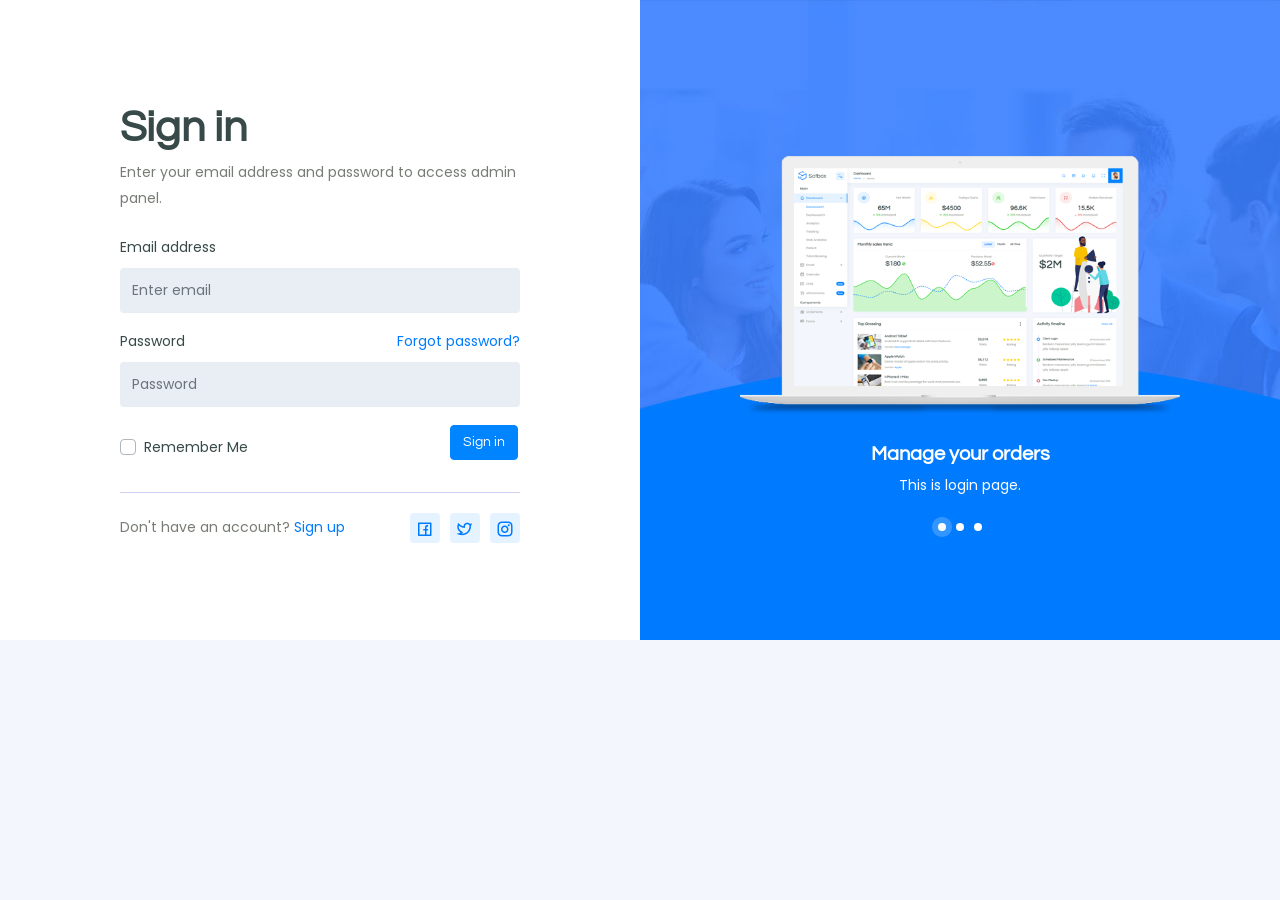
<file: well-known/login.html>
<!doctype html>
<html lang="en">
   <head>
      <!-- Required meta tags -->
      <meta charset="utf-8">
      <meta name="viewport" content="width=device-width, initial-scale=1, shrink-to-fit=no">
      <title>sign_in</title>
      <!-- Favicon -->
      <link rel="shortcut icon" href="images/favicon.ico" />
      <!-- Bootstrap CSS -->
      <link rel="stylesheet" href="css/bootstrap.min.css">
      <!-- Typography CSS -->
      <link rel="stylesheet" href="css/typography.css">
      <!-- Style CSS -->
      <link rel="stylesheet" href="css/style.css">
      <!-- Responsive CSS -->
      <link rel="stylesheet" href="css/responsive.css">
   </head>
   <body>
      <!-- loader Start -->
      <div id="loading">
         <div id="loading-center">
            <div class="loader">
               <div class="cube">
                  <div class="sides">
                     <div class="top"></div>
                     <div class="right"></div>
                     <div class="bottom"></div>
                     <div class="left"></div>
                     <div class="front"></div>
                     <div class="back"></div>
                  </div>
               </div>
            </div>
         </div>
      </div>
      <!-- loader END -->
        <!-- Sign in Start -->
        <section class="sign-in-page bg-white">
            <div class="container-fluid p-0">
                <div class="row no-gutters">
                    <div class="col-sm-6 align-self-center">
                        <div class="sign-in-from">
                            <h1 class="mb-0">Sign in</h1>
                            <p>Enter your email address and password to access admin panel.</p>
                            <form class="mt-4">
                                <div class="form-group">
                                    <label for="exampleInputEmail1">Email address</label>
                                    <input type="email" class="form-control mb-0" id="email" placeholder="Enter email">
                                </div>
                                <div class="form-group">
                                    <label for="exampleInputPassword1">Password</label>
                                    <a href="#" class="float-right">Forgot password?</a>
                                    <input type="password" class="form-control mb-0" id="password" placeholder="Password">
                                </div>
                                <div class="d-inline-block w-100">
                                    <div class="custom-control custom-checkbox d-inline-block mt-2 pt-1">
                                        <input type="checkbox" class="custom-control-input" id="customCheck1">
                                        <label class="custom-control-label" for="customCheck1">Remember Me</label>
                                    </div>
                                    <button type="button" class="btn btn-primary float-right" onclick="login()"  style="margin: 2px;">Sign in</button>
                                  
                                </div>
                                <div class="sign-info">
                                    <span class="dark-color d-inline-block line-height-2">Don't have an account? <a href="#">Sign up</a></span>
                                    <ul class="iq-social-media">
                                        <li><a href="#"><i class="ri-facebook-box-line"></i></a></li>
                                        <li><a href="#"><i class="ri-twitter-line"></i></a></li>
                                        <li><a href="#"><i class="ri-instagram-line"></i></a></li>
                                    </ul>
                                </div>
                            </form>
                        </div>
                    </div>
                    <div class="col-sm-6 text-center">
                        <div class="sign-in-detail text-white" style="background: url(images/login/2.jpg) no-repeat 0 0; background-size: cover;">
                            <a class="sign-in-logo mb-5" href="#">
                               <!--  <img src="images/logo-white.png" class="img-fluid" alt="logo"> -->
                            </a>
                            <div class="owl-carousel" data-autoplay="true" data-loop="true" data-nav="false" data-dots="true" data-items="1" data-items-laptop="1" data-items-tab="1" data-items-mobile="1" data-items-mobile-sm="1" data-margin="0">
                                <div class="item">
                                    <img src="images/login/1.png" class="img-fluid mb-4" alt="logo">
                                    <h4 class="mb-1 text-white">Manage your orders</h4>
                                    <p>This is login page.</p>
                                </div>
                                <div class="item">
                                    <img src="images/login/1.png" class="img-fluid mb-4" alt="logo">
                                    <h4 class="mb-1 text-white">Manage your orders</h4>
                                    <p>This is login page.</p>
                                </div>
                                <div class="item">
                                    <img src="images/login/1.png" class="img-fluid mb-4" alt="logo">
                                    <h4 class="mb-1 text-white">Manage your orders</h4>
                                    <p>This is login page.</p>
                                </div>
                            </div>
                        </div>
                    </div>
                </div>
            </div>
        </section>
        <!-- Sign in END -->
      <!-- Optional JavaScript -->
      <!-- jQuery first, then Popper.js, then Bootstrap JS -->
      <script src="js/jquery.min.js"></script>
      <script src="js/popper.min.js"></script>
      <script src="js/bootstrap.min.js"></script>
      <!-- Appear JavaScript -->
      <script src="js/jquery.appear.js"></script>
      <!-- Countdown JavaScript -->
      <script src="js/countdown.min.js"></script>
      <!-- Counterup JavaScript -->
      <script src="js/waypoints.min.js"></script>
      <script src="js/jquery.counterup.min.js"></script>
      <!-- Wow JavaScript -->
      <script src="js/wow.min.js"></script>
      <!-- Apexcharts JavaScript -->
      <script src="js/apexcharts.js"></script>
      <!-- Slick JavaScript -->
      <script src="js/slick.min.js"></script>
      <!-- Select2 JavaScript -->
      <script src="js/select2.min.js"></script>
      <!-- Owl Carousel JavaScript -->
      <script src="js/owl.carousel.min.js"></script>
      <!-- Magnific Popup JavaScript -->
      <script src="js/jquery.magnific-popup.min.js"></script>
      <!-- Smooth Scrollbar JavaScript -->
      <script src="js/smooth-scrollbar.js"></script>
      <!-- Chart Custom JavaScript -->
      <script src="js/chart-custom.js"></script>
      <!-- Custom JavaScript -->
      <script src="js/custom.js"></script>
      <script src="js/login.js"></script>
   </body>
</html>
</file>
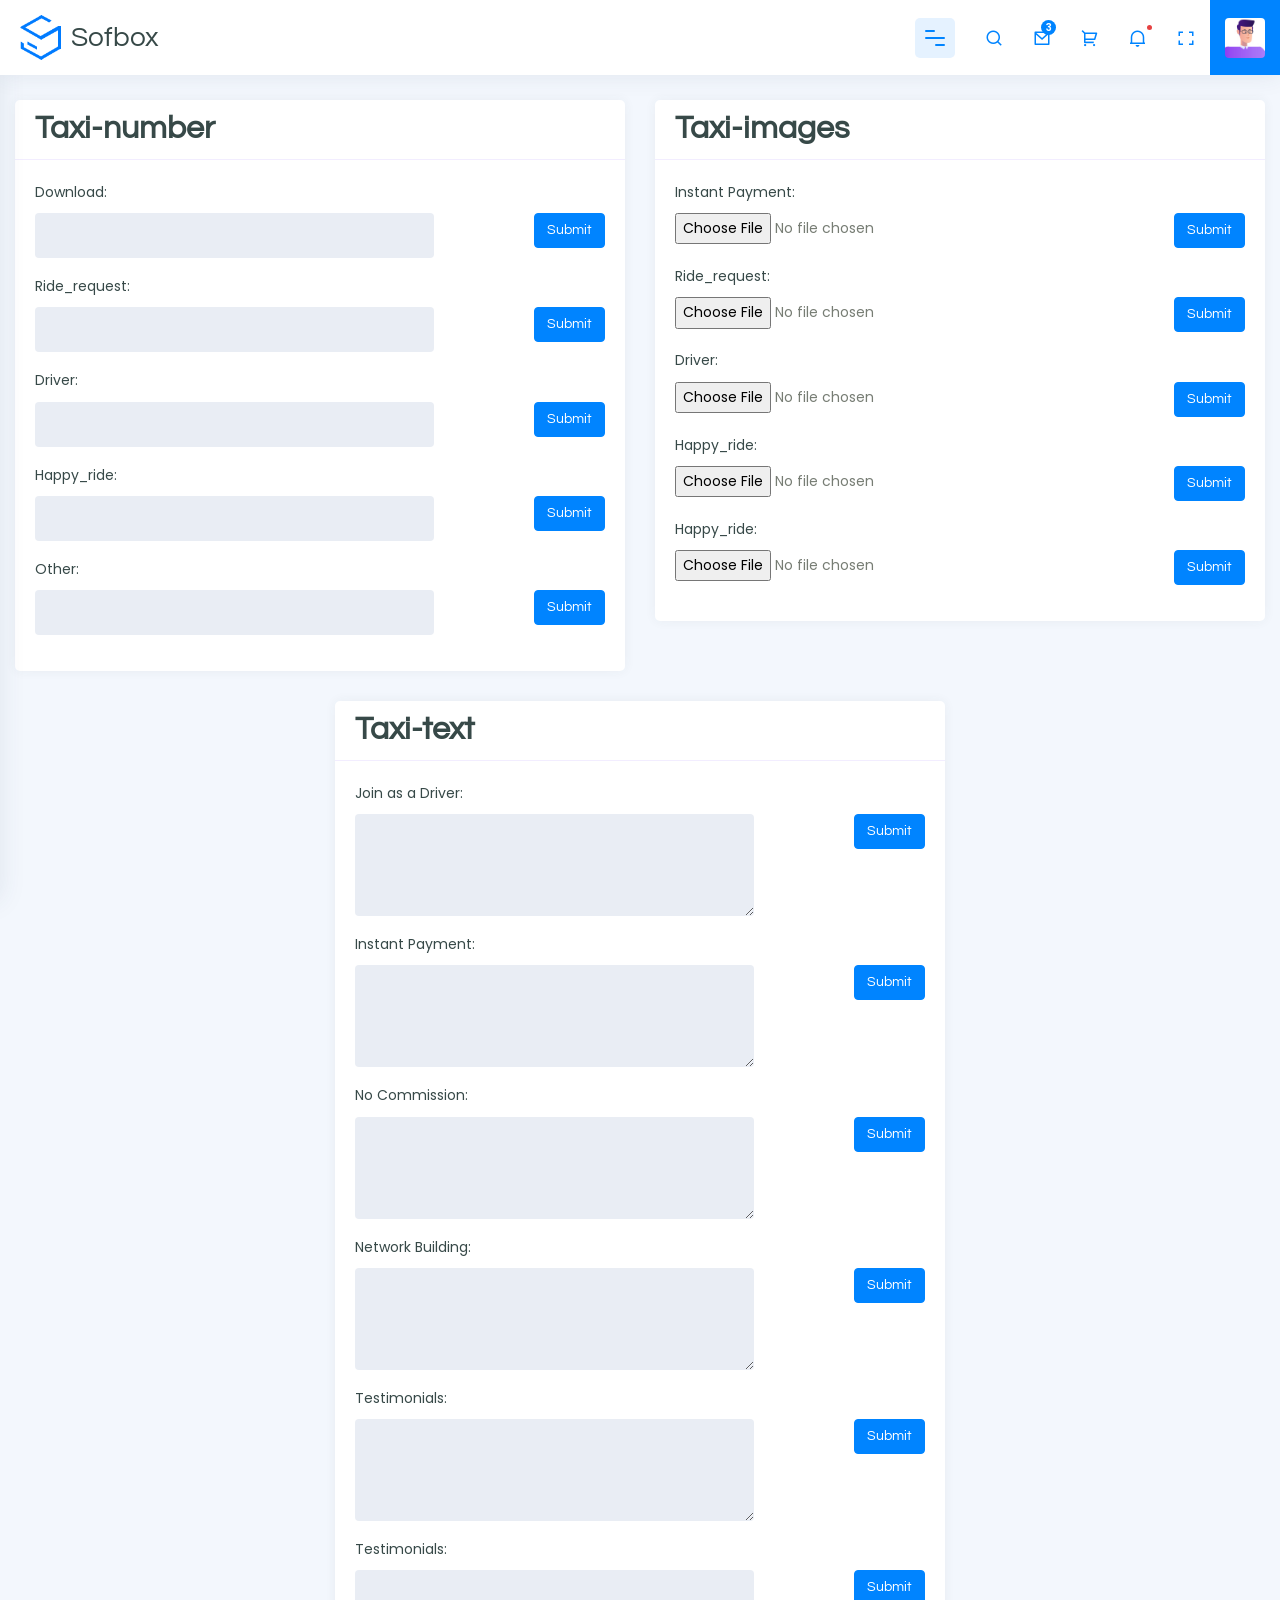
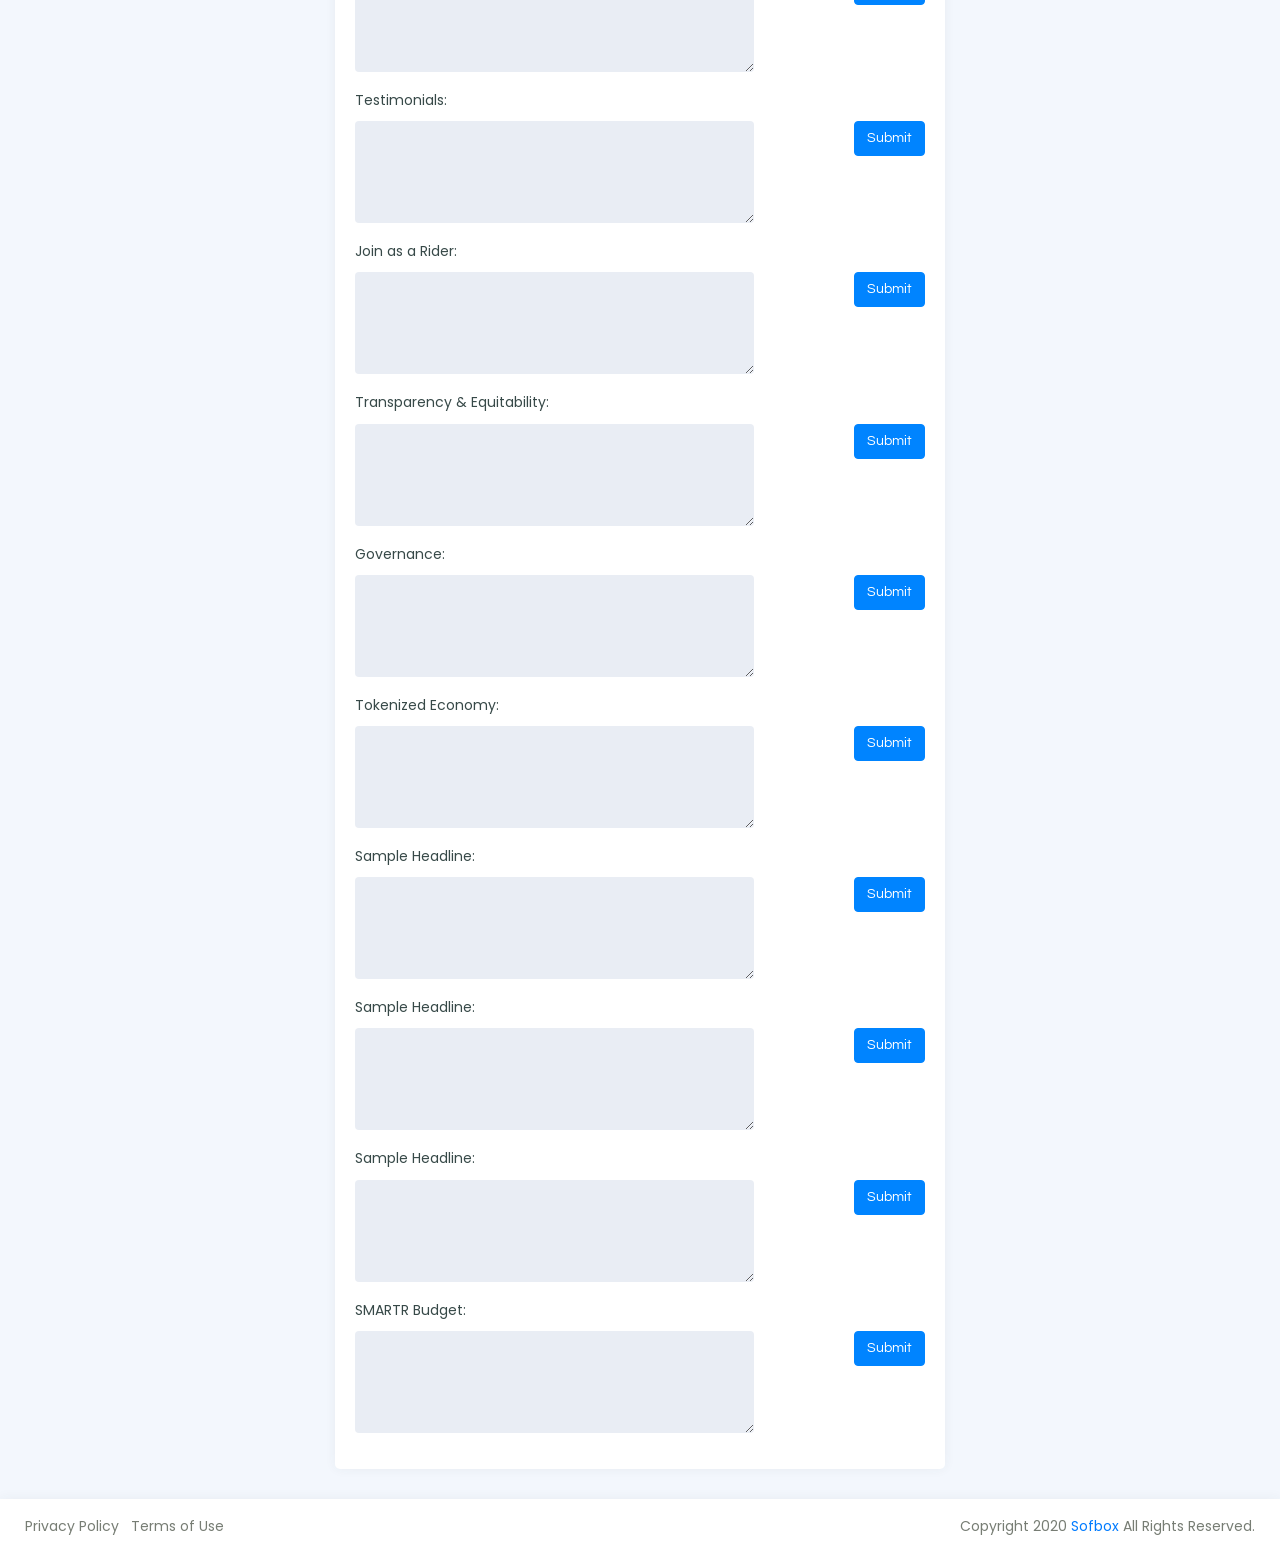
<file: well-known/second.html>
<!doctype html>
<html lang="en">
   <head>
      <!-- Required meta tags -->
      <meta charset="utf-8">
      <meta name="viewport" content="width=device-width, initial-scale=1, shrink-to-fit=no">
      <title>Sofbox - Responsive Bootstrap 4 Admin Dashboard Template</title>
      <!-- Favicon -->
      <link rel="shortcut icon" href="images/favicon.ico" />
      <!-- Bootstrap CSS -->
      <link rel="stylesheet" href="css/bootstrap.min.css">
      <!-- Typography CSS -->
      <link rel="stylesheet" href="css/typography.css">
      <!-- Style CSS -->
      <link rel="stylesheet" href="css/style.css">
      <!-- Responsive CSS -->
      <link rel="stylesheet" href="css/responsive.css">
   </head>
   <body onload="init_taxi();">
      <!-- loader Start -->
      <div id="loading">
         <div id="loading-center">
            <div class="loader">
               <div class="cube">
                  <div class="sides">
                     <div class="top"></div>
                     <div class="right"></div>
                     <div class="bottom"></div>
                     <div class="left"></div>
                     <div class="front"></div>
                     <div class="back"></div>
                  </div>
               </div>
            </div>
         </div>
      </div>
      <!-- loader END -->
      <!-- Wrapper Start -->
      <div class="wrapper">
         <!-- Sidebar  -->
         <div class="iq-sidebar">
            <div class="iq-sidebar-logo d-flex justify-content-between">
               <a href="index.html">
               <img src="images/logo.png" class="img-fluid" alt="">
               <span>Admin</span>
               </a>
               <div class="iq-menu-bt align-self-center">
                  <div class="wrapper-menu">
                     <div class="line-menu half start"></div>
                     <div class="line-menu"></div>
                     <div class="line-menu half end"></div>
                  </div>
               </div>
            </div>
            <div id="sidebar-scrollbar">
               <nav class="iq-sidebar-menu">
                  <ul id="iq-sidebar-toggle" class="iq-menu">
                   
               
                     <li class="iq-menu-title"><i class="ri-separator"></i><span>main</span></li>
                    
                     <li class="active">
                        <a href="#forms" class="iq-waves-effect collapsed"  data-toggle="collapse" aria-expanded="true"><i class="ri-home-4-line"></i><span>Dashboard</span><i class="ri-arrow-right-s-line iq-arrow-right"></i></a>
                        <ul id="forms" class="iq-submenu collapse" data-parent="#iq-sidebar-toggle">
                           <li><a href="first.html">Home</a></li>
                           <li><a href="second.html">Taxi</a></li>
                           <li><a href="third.html">Stake</a></li>
                           <li><a href="privacy-policy.html">Privacy&Policy</a></li>
                           <li><a href="terms-of-service.html">Terms of Use</a></li>
                        </ul>
                     </li>
                    
                  </ul>
               </nav>
               <div class="p-3"></div>
            </div>
         </div>
         <!-- TOP Nav Bar -->
         <div class="iq-top-navbar">
            <div class="iq-navbar-custom">
               <div class="iq-sidebar-logo">
               <div class="top-logo">
                  <a href="index.html" class="logo">
                  <img src="images/logo.png" class="img-fluid" alt="">
                  <span>Sofbox</span>
                  </a>
               </div>
            </div>
               <div class="navbar-breadcrumb">
                  <h5 class="mb-0">Home</h5>
                  <nav aria-label="breadcrumb">
                     <ul class="breadcrumb">
                        <li class="breadcrumb-item"><a href="index.html">Dashboard</a></li>
                        <li class="breadcrumb-item active" aria-current="page">Home</li>
                     </ul>
                  </nav>
               </div>
                <nav class="navbar navbar-expand-lg navbar-light p-0">
                  <button class="navbar-toggler" type="button" data-toggle="collapse" data-target="#navbarSupportedContent" aria-controls="navbarSupportedContent" aria-expanded="false" aria-label="Toggle navigation">
                  <i class="ri-menu-3-line"></i>
                  </button>
                  <div class="iq-menu-bt align-self-center">
                     <div class="wrapper-menu">
                        <div class="line-menu half start"></div>
                        <div class="line-menu"></div>
                        <div class="line-menu half end"></div>
                     </div>
                  </div>
                  <div class="collapse navbar-collapse" id="navbarSupportedContent">
                     <ul class="navbar-nav ml-auto navbar-list">
                        <li class="nav-item">
                           <a class="search-toggle iq-waves-effect" href="#"><i class="ri-search-line"></i></a>
                           <form action="#" class="search-box">
                              <input type="text" class="text search-input" placeholder="Type here to search..." />
                           </form>
                        </li>
                        <li class="nav-item dropdown">
                           <a href="#" class="search-toggle iq-waves-effect">
                              <i class="ri-mail-line"></i>
                              <span class="badge badge-pill badge-primary badge-up count-mail">3</span>
                           </a>
                           <div class="iq-sub-dropdown">
                              <div class="iq-card shadow-none m-0">
                                 <div class="iq-card-body p-0 ">
                                    <div class="bg-primary p-3">
                                       <h5 class="mb-0 text-white">All Messages<small class="badge  badge-light float-right pt-1">5</small></h5>
                                    </div>
                                    <a href="#" class="iq-sub-card" >
                                       <div class="media align-items-center">
                                          <div class="">
                                             <img class="avatar-40 rounded" src="images/user/01.jpg" alt="">
                                          </div>
                                          <div class="media-body ml-3">
                                             <h6 class="mb-0 ">Nik Emma Watson</h6>
                                             <small class="float-left font-size-12">13 Jun</small>
                                          </div>
                                       </div>
                                    </a>
                                    <a href="#" class="iq-sub-card" >
                                       <div class="media align-items-center">
                                          <div class="">
                                             <img class="avatar-40 rounded" src="images/user/02.jpg" alt="">
                                          </div>
                                          <div class="media-body ml-3">
                                             <h6 class="mb-0 ">Lorem Ipsum Watson</h6>
                                             <small class="float-left font-size-12">20 Apr</small>
                                          </div>
                                       </div>
                                    </a>
                                    <a href="#" class="iq-sub-card" >
                                       <div class="media align-items-center">
                                          <div class="">
                                             <img class="avatar-40 rounded" src="images/user/03.jpg" alt="">
                                          </div>
                                          <div class="media-body ml-3">
                                             <h6 class="mb-0 ">Why do we use it?</h6>
                                             <small class="float-left font-size-12">30 Jun</small>
                                          </div>
                                       </div>
                                    </a>
                                    <a href="#" class="iq-sub-card" >
                                       <div class="media align-items-center">
                                          <div class="">
                                             <img class="avatar-40 rounded" src="images/user/04.jpg" alt="">
                                          </div>
                                          <div class="media-body ml-3">
                                             <h6 class="mb-0 ">Variations Passages</h6>
                                             <small class="float-left font-size-12">12 Sep</small>
                                          </div>
                                       </div>
                                    </a>
                                    <a href="#" class="iq-sub-card" >
                                       <div class="media align-items-center">
                                          <div class="">
                                             <img class="avatar-40 rounded" src="images/user/05.jpg" alt="">
                                          </div>
                                          <div class="media-body ml-3">
                                             <h6 class="mb-0 ">Lorem Ipsum generators</h6>
                                             <small class="float-left font-size-12">5 Dec</small>
                                          </div>
                                       </div>
                                    </a>
                                 </div>
                              </div>
                           </div>
                        </li>
                        <li class="nav-item">
                           <a href="#" class="iq-waves-effect"><i class="ri-shopping-cart-2-line"></i></a>
                        </li>
                        <li class="nav-item">
                           <a href="#" class="search-toggle iq-waves-effect">
                              <i class="ri-notification-2-line"></i>
                              <span class="bg-danger dots"></span>
                           </a>
                           <div class="iq-sub-dropdown">
                              <div class="iq-card shadow-none m-0">
                                 <div class="iq-card-body p-0 ">
                                    <div class="bg-danger p-3">
                                       <h5 class="mb-0 text-white">All Notifications<small class="badge  badge-light float-right pt-1">4</small></h5>
                                    </div>
                                    <a href="#" class="iq-sub-card" >
                                       <div class="media align-items-center">
                                          <div class="media-body ml-3">
                                             <h6 class="mb-0 ">New Order Recieved</h6>
                                             <small class="float-right font-size-12">23 hrs ago</small>
                                             <p class="mb-0">Lorem is simply</p>
                                          </div>
                                       </div>
                                    </a>
                                    <a href="#" class="iq-sub-card" >
                                       <div class="media align-items-center">
                                          <div class="">
                                             <img class="avatar-40 rounded" src="images/user/01.jpg" alt="">
                                          </div>
                                          <div class="media-body ml-3">
                                             <h6 class="mb-0 ">Emma Watson Nik</h6>
                                             <small class="float-right font-size-12">Just Now</small>
                                             <p class="mb-0">95 MB</p>
                                          </div>
                                       </div>
                                    </a>
                                    <a href="#" class="iq-sub-card" >
                                       <div class="media align-items-center">
                                          <div class="">
                                             <img class="avatar-40 rounded" src="images/user/02.jpg" alt="">
                                          </div>
                                          <div class="media-body ml-3">
                                             <h6 class="mb-0 ">New customer is join</h6>
                                             <small class="float-right font-size-12">5 days ago</small>
                                             <p class="mb-0">Jond Nik</p>
                                          </div>
                                       </div>
                                    </a>
                                    <a href="#" class="iq-sub-card" >
                                       <div class="media align-items-center">
                                          <div class="">
                                             <img class="avatar-40" src="images/small/jpg.svg" alt="">
                                          </div>
                                          <div class="media-body ml-3">
                                             <h6 class="mb-0 ">Updates Available</h6>
                                             <small class="float-right font-size-12">Just Now</small>
                                             <p class="mb-0">120 MB</p>
                                          </div>
                                       </div>
                                    </a>
                                 </div>
                              </div>
                           </div>
                        </li>
                        <li class="nav-item iq-full-screen"><a href="#" class="iq-waves-effect" id="btnFullscreen"><i class="ri-fullscreen-line"></i></a></li>
                     </ul>
                  </div>
                  <ul class="navbar-list">
                     <li>
                        <a href="#" class="search-toggle iq-waves-effect bg-primary text-white"><img src="images/user/1.jpg" class="img-fluid rounded" alt="user"></a>
                        <div class="iq-sub-dropdown iq-user-dropdown">
                           <div class="iq-card shadow-none m-0">
                              <div class="iq-card-body p-0 ">
                                 <div class="bg-primary p-3">
                                    <h5 class="mb-0 text-white line-height">Hello Nik jone</h5>
                                    <span class="text-white font-size-12">Available</span>
                                 </div>
                                 <a href="profile.html" class="iq-sub-card iq-bg-primary-hover">
                                    <div class="media align-items-center">
                                       <div class="rounded iq-card-icon iq-bg-primary">
                                          <i class="ri-file-user-line"></i>
                                       </div>
                                       <div class="media-body ml-3">
                                          <h6 class="mb-0 ">My Profile</h6>
                                          <p class="mb-0 font-size-12">View personal profile details.</p>
                                       </div>
                                    </div>
                                 </a>
                                 <a href="profile-edit.html" class="iq-sub-card iq-bg-primary-success-hover">
                                    <div class="media align-items-center">
                                       <div class="rounded iq-card-icon iq-bg-success">
                                          <i class="ri-profile-line"></i>
                                       </div>
                                       <div class="media-body ml-3">
                                          <h6 class="mb-0 ">Edit Profile</h6>
                                          <p class="mb-0 font-size-12">Modify your personal details.</p>
                                       </div>
                                    </div>
                                 </a>
                                 <a href="account-setting.html" class="iq-sub-card iq-bg-primary-danger-hover">
                                    <div class="media align-items-center">
                                       <div class="rounded iq-card-icon iq-bg-danger">
                                          <i class="ri-account-box-line"></i>
                                       </div>
                                       <div class="media-body ml-3">
                                          <h6 class="mb-0 ">Account settings</h6>
                                          <p class="mb-0 font-size-12">Manage your account parameters.</p>
                                       </div>
                                    </div>
                                 </a>
                                 <a href="privacy-setting.html" class="iq-sub-card iq-bg-primary-secondary-hover">
                                    <div class="media align-items-center">
                                       <div class="rounded iq-card-icon iq-bg-secondary">
                                          <i class="ri-lock-line"></i>
                                       </div>
                                       <div class="media-body ml-3">
                                          <h6 class="mb-0 ">Privacy Settings</h6>
                                          <p class="mb-0 font-size-12">Control your privacy parameters.</p>
                                       </div>
                                    </div>
                                 </a>
                                 <div class="d-inline-block w-100 text-center p-3">
                                    <a class="iq-bg-danger iq-sign-btn" href="sign-in.html" role="button">Sign out<i class="ri-login-box-line ml-2"></i></a>
                                 </div>
                              </div>
                           </div>
                        </div>
                     </li>
                  </ul>
               </nav>
            </div>
         </div>
         <!-- TOP Nav Bar END -->
         <!-- Page Content  -->
         <div id="content-page" class="content-page">
            <div class="container-fluid">
               <div class="row">
                  <div class="col-sm-12 col-lg-6">
                     <div class="iq-card">
                        <div class="iq-card-header d-flex justify-content-between">
                           <div class="iq-header-title">
                              <h2 class="card-title">Taxi-number</h2>
                           </div>
                        </div>
                        <div class="iq-card-body">
                           
                           <form>
                              <div class="form-group">
                                 <label>Download:</label>
                                 <div class=" d-flex justify-content-between">
                                    <input type="text" class="form-control" id="num_1" style="width:70%">
                                    <div>
                                       <button type="button" class="btn btn-primary" onclick="num_1a()">Submit</button>             
                                    </div>
                                 </div>
                              </div>
                              <div class="form-group">
                                 <label>Ride_request:</label>
                                 <div class=" d-flex justify-content-between">
                                    <input type="text" class="form-control" id="num_2" style="width:70%">
                                    <div>
                                       <button type="button" class="btn btn-primary" onclick="num_2a()">Submit</button>
                                       
                                    </div>
                                 </div>
                              </div>
                              <div class="form-group">
                                 <label>Driver:</label>
                                 <div class=" d-flex justify-content-between">
                                    <input type="text" class="form-control" id="num_3" style="width:70%">
                                    <div>
                                       <button type="button" class="btn btn-primary" onclick="num_3a()">Submit</button>
                                       
                                    </div>
                                 </div>
                              </div>
                              <div class="form-group">
                                 <label>Happy_ride:</label>
                                 <div class=" d-flex justify-content-between">
                                    <input type="text" class="form-control" id="num_4" style="width:70%">
                                    <div>
                                       <button type="button" class="btn btn-primary" onclick="num_4a()">Submit</button>
                                       
                                    </div>
                                 </div>
                              </div>
                              <div class="form-group">
                                 <label>Other:</label>
                                 <div class=" d-flex justify-content-between">
                                    <input type="text" class="form-control" id="num_5" style="width:70%">
                                    <div>
                                       <button type="button" class="btn btn-primary" onclick="num_5a()">Submit</button>
                                       
                                    </div>
                                 </div>
                              </div>
                            
                              
                           </form>
                        </div>
                     </div>
                  </div>
                  <div class="col-sm-12 col-lg-6">
                     <div class="iq-card">
                        <div class="iq-card-header d-flex justify-content-between">
                           <div class="iq-header-title">
                              <h2 class="card-title">Taxi-images</h2>
                           </div>
                        </div>
                        <div class="iq-card-body">
                           
                           <form>
                              <div class="form-group">
                                 <label>Instant Payment:</label>
                                 <div class=" d-flex justify-content-between">
                                    <input id="img_1" type="file" style="width:70%">
                                    <div>
                                       <button type="button" class="btn btn-primary" onclick="img_1a();">Submit</button>
                                       
                                    </div>
                                 </div>
                              </div>
                              <div class="form-group">
                                 <label>Ride_request:</label>
                                 <div class=" d-flex justify-content-between">
                                    <input id="img_2" type="file" style="width:70%">
                                    <div>
                                       <button type="button" class="btn btn-primary" onclick="img_2a();">Submit</button>
                                       
                                    </div>
                                 </div>
                              </div>
                              <div class="form-group">
                                 <label>Driver:</label>
                                 <div class=" d-flex justify-content-between">
                                    <input id="img_3" type="file" style="width:70%">
                                    <div>
                                       <button type="button" class="btn btn-primary" onclick="img_3a();">Submit</button>
                                       
                                    </div>
                                 </div>
                              </div>
                              <div class="form-group">
                                 <label>Happy_ride:</label>
                                 <div class=" d-flex justify-content-between">
                                   <input id="img_4" type="file" style="width:70%">
                                    <div>
                                       <button type="button" class="btn btn-primary" onclick="img_4a();">Submit</button>
                                       
                                    </div>
                                 </div>
                              </div>
                              <div class="form-group">
                                 <label>Happy_ride:</label>
                                 <div class=" d-flex justify-content-between">
                                    <input id="img_5" type="file" style="width:70%">
                                    <div>
                                       <button type="button" class="btn btn-primary" onclick="img_5a();">Submit</button>
                                       
                                    </div>
                                 </div>
                              </div>
                            
                              
                           </form>
                        </div>
                     </div>
                  </div>
                  
               </div>
               <div class="row d-flex justify-content-center">
                 
                  <div class="col-sm-12 col-lg-6">
                     <div class="iq-card">
                        <div class="iq-card-header d-flex justify-content-between">
                           <div class="iq-header-title">
                              <h2 class="card-title">Taxi-text</h2>
                           </div>
                        </div>
                        <div class="iq-card-body">
                           
                           <form>
                              <div class="form-group">
                                 <label>Join as a Driver:</label>
                                 <div class=" d-flex justify-content-between">
                                    <!-- <input type="text" class="form-control" id="text_1" style="width:70%"> -->
                                    <textarea class="form-control" id="text_1" rows="2" style="width:70%"></textarea>

                                    <div>
                                       <button type="button" class="btn btn-primary" onclick="text_1a();">Submit</button>
                                       
                                    </div>
                                 </div>
                              </div>
                              <div class="form-group">
                                 <label>Instant Payment:</label>
                                 <div class=" d-flex justify-content-between">
                                     <!-- <input type="text" class="form-control" id="text_2" style="width:70%"> -->
                                    <textarea class="form-control" id="text_2" rows="2" style="width:70%"></textarea>
                                    <div>
                                       <button type="button" class="btn btn-primary" onclick="text_2a();">Submit</button>
                                       
                                    </div>
                                 </div>
                              </div>
                              <div class="form-group">
                                 <label>No Commission:</label>
                                 <div class=" d-flex justify-content-between">
                                   <!-- <input type="text" class="form-control" id="text_3" style="width:70%"> -->
                                    <textarea class="form-control" id="text_3" rows="2" style="width:70%"></textarea>
                                    <div>
                                       <button type="button" class="btn btn-primary" onclick="text_3a();">Submit</button>
                                       
                                    </div>
                                 </div>
                              </div>
                              <div class="form-group">
                                 <label>Network Building:</label>
                                 <div class=" d-flex justify-content-between">
                                    <!-- <input type="text" class="form-control" id="text_4" style="width:70%"> -->
                                    <textarea class="form-control" id="text_4" rows="2" style="width:70%"></textarea>
                                    <div>
                                       <button type="button" class="btn btn-primary" onclick="text_4a();">Submit</button>
                                       
                                    </div>
                                 </div>
                              </div>
                              <div class="form-group">
                                 <label>Testimonials:</label>
                                 <div class=" d-flex justify-content-between">
                                     <!-- <input type="text" class="form-control" id="text_5" style="width:70%"> -->
                                    <textarea class="form-control" id="text_5" rows="2" style="width:70%"></textarea>
                                    <div>
                                       <button type="button" class="btn btn-primary" onclick="text_5a();">Submit</button>
                                       
                                    </div>
                                 </div>
                              </div>
                              <div class="form-group">
                                 <label>Testimonials:</label>
                                 <div class=" d-flex justify-content-between">
                                    <!-- <input type="text" class="form-control" id="text_6" style="width:70%"> -->
                                    <textarea class="form-control" id="text_6" rows="2" style="width:70%"></textarea>
                                    <div>
                                       <button type="button" class="btn btn-primary" onclick="text_6a();">Submit</button>
                                       
                                    </div>
                                 </div>
                              </div>
                              <div class="form-group">
                                 <label>Testimonials:</label>
                                 <div class=" d-flex justify-content-between">
                                   <!-- <input type="text" class="form-control" id="text_7" style="width:70%"> -->
                                    <textarea class="form-control" id="text_7" rows="2" style="width:70%"></textarea>
                                    <div>
                                       <button type="button" class="btn btn-primary" onclick="text_7a();">Submit</button>
                                       
                                    </div>
                                 </div>
                              </div>
                              <div class="form-group">
                                 <label>Join as a Rider:</label>
                                 <div class=" d-flex justify-content-between">
                                   <!--  <input type="text" class="form-control" id="text_8" style="width:70%"> -->
                                   <textarea class="form-control" id="text_8" rows="2" style="width:70%"></textarea>
                                    <div>
                                       <button type="button" class="btn btn-primary" onclick="text_8a();">Submit</button>
                                       
                                    </div>
                                 </div>
                              </div>
                              <div class="form-group">
                                 <label>Transparency &amp; Equitability:</label>
                                 <div class=" d-flex justify-content-between">
                                   <!-- <input type="text" class="form-control" id="text_9" style="width:70%"> -->
                                    <textarea class="form-control" id="text_9" rows="2" style="width:70%"></textarea>
                                    <div>
                                       <button type="button" class="btn btn-primary" onclick="text_9a();">Submit</button>
                                       
                                    </div>
                                 </div>
                              </div>
                              <div class="form-group">
                                 <label>Governance:</label>
                                 <div class=" d-flex justify-content-between">
                                    <!-- <input type="text" class="form-control" id="text_10" style="width:70%"> -->
                                    <textarea class="form-control" id="text_10" rows="2" style="width:70%"></textarea>
                                    <div>
                                       <button type="button" class="btn btn-primary" onclick="text_10a();">Submit</button>
                                       
                                    </div>
                                 </div>
                              </div>
                              <div class="form-group">
                                 <label>Tokenized Economy:</label>
                                 <div class=" d-flex justify-content-between">
                                   <!-- <input type="text" class="form-control" id="text_11" style="width:70%"> -->
                                    <textarea class="form-control" id="text_11" rows="2" style="width:70%"></textarea>
                                    <div>
                                       <button type="button" class="btn btn-primary" onclick="text_11a();">Submit</button>
                                       
                                    </div>
                                 </div>
                              </div>
                              <div class="form-group">
                                 <label>Sample Headline:</label>
                                 <div class=" d-flex justify-content-between">
                                     <!-- <input type="text" class="form-control" id="text_12" style="width:70%"> -->
                                    <textarea class="form-control" id="text_12" rows="2" style="width:70%"></textarea>
                                    <div>
                                       <button type="button" class="btn btn-primary" onclick="text_12a();">Submit</button>
                                       
                                    </div>
                                 </div>
                              </div>
                              <div class="form-group">
                                 <label>Sample Headline:</label>
                                 <div class=" d-flex justify-content-between">
                                  <!-- <input type="text" class="form-control" id="text_13" style="width:70%"> -->
                                    <textarea class="form-control" id="text_13" rows="2" style="width:70%"></textarea>
                                    <div>
                                       <button type="button" class="btn btn-primary" onclick="text_13a();">Submit</button>
                                       
                                    </div>
                                 </div>
                              </div>
                              <div class="form-group">
                                 <label>Sample Headline:</label>
                                 <div class=" d-flex justify-content-between">
                                   <!--  <input type="text" class="form-control" id="text_14" style="width:70%"> -->
                                   <textarea class="form-control" id="text_14" rows="2" style="width:70%"></textarea>
                                    <div>
                                       <button type="button" class="btn btn-primary" onclick="text_14a();">Submit</button>
                                       
                                    </div>
                                 </div>
                              </div>
                              <div class="form-group">
                                 <label>SMARTR Budget:</label>
                                 <div class=" d-flex justify-content-between">
                                    <!-- <input type="text" class="form-control" id="text_15" style="width:70%"> -->
                                    <textarea class="form-control" id="text_15" rows="2" style="width:70%"></textarea>
                                    <div>
                                       <button type="button" class="btn btn-primary" onclick="text_15a();">Submit</button>
                                       
                                    </div>
                                 </div>
                              </div>
                           
                           </form>
                        </div>
                     </div>
                  </div>
                  
               </div>
            </div>
         </div>
      </div>
      <!-- Wrapper END -->
      <!-- Footer -->
      <footer class="bg-white iq-footer">
         <div class="container-fluid">
            <div class="row">
               <div class="col-lg-6">
                  <ul class="list-inline mb-0">
                     <li class="list-inline-item"><a href="privacy-policy.html">Privacy Policy</a></li>
                     <li class="list-inline-item"><a href="terms-of-service.html">Terms of Use</a></li>
                  </ul>
               </div>
               <div class="col-lg-6 text-right">
                  Copyright 2020 <a href="#">Sofbox</a> All Rights Reserved.
               </div>
            </div>
         </div>
      </footer>
      <!-- Footer END -->
      <!-- Optional JavaScript -->
      <!-- jQuery first, then Popper.js, then Bootstrap JS -->
      <script src="js/jquery.min.js"></script>
      <script src="js/popper.min.js"></script>
      <script src="js/bootstrap.min.js"></script>
      <!-- Appear JavaScript -->
      <script src="js/jquery.appear.js"></script>
      <!-- Countdown JavaScript -->
      <script src="js/countdown.min.js"></script>
      <!-- Counterup JavaScript -->
      <script src="js/waypoints.min.js"></script>
      <script src="js/jquery.counterup.min.js"></script>
      <!-- Wow JavaScript -->
      <script src="js/wow.min.js"></script>
      <!-- Apexcharts JavaScript -->
      <script src="js/apexcharts.js"></script>
      <!-- Slick JavaScript -->
      <script src="js/slick.min.js"></script>
      <!-- Select2 JavaScript -->
      <script src="js/select2.min.js"></script>
      <!-- Owl Carousel JavaScript -->
      <script src="js/owl.carousel.min.js"></script>
      <!-- Magnific Popup JavaScript -->
      <script src="js/jquery.magnific-popup.min.js"></script>
      <!-- Smooth Scrollbar JavaScript -->
      <script src="js/smooth-scrollbar.js"></script>
      <!-- lottie JavaScript -->
      <script src="js/lottie.js"></script>
      <!-- Chart Custom JavaScript -->
      <script src="js/chart-custom.js"></script>
      <!-- Custom JavaScript -->
      <script src="js/custom.js"></script>
      <script src="js/taxi.js"></script>
   </body>
</html>
</file>
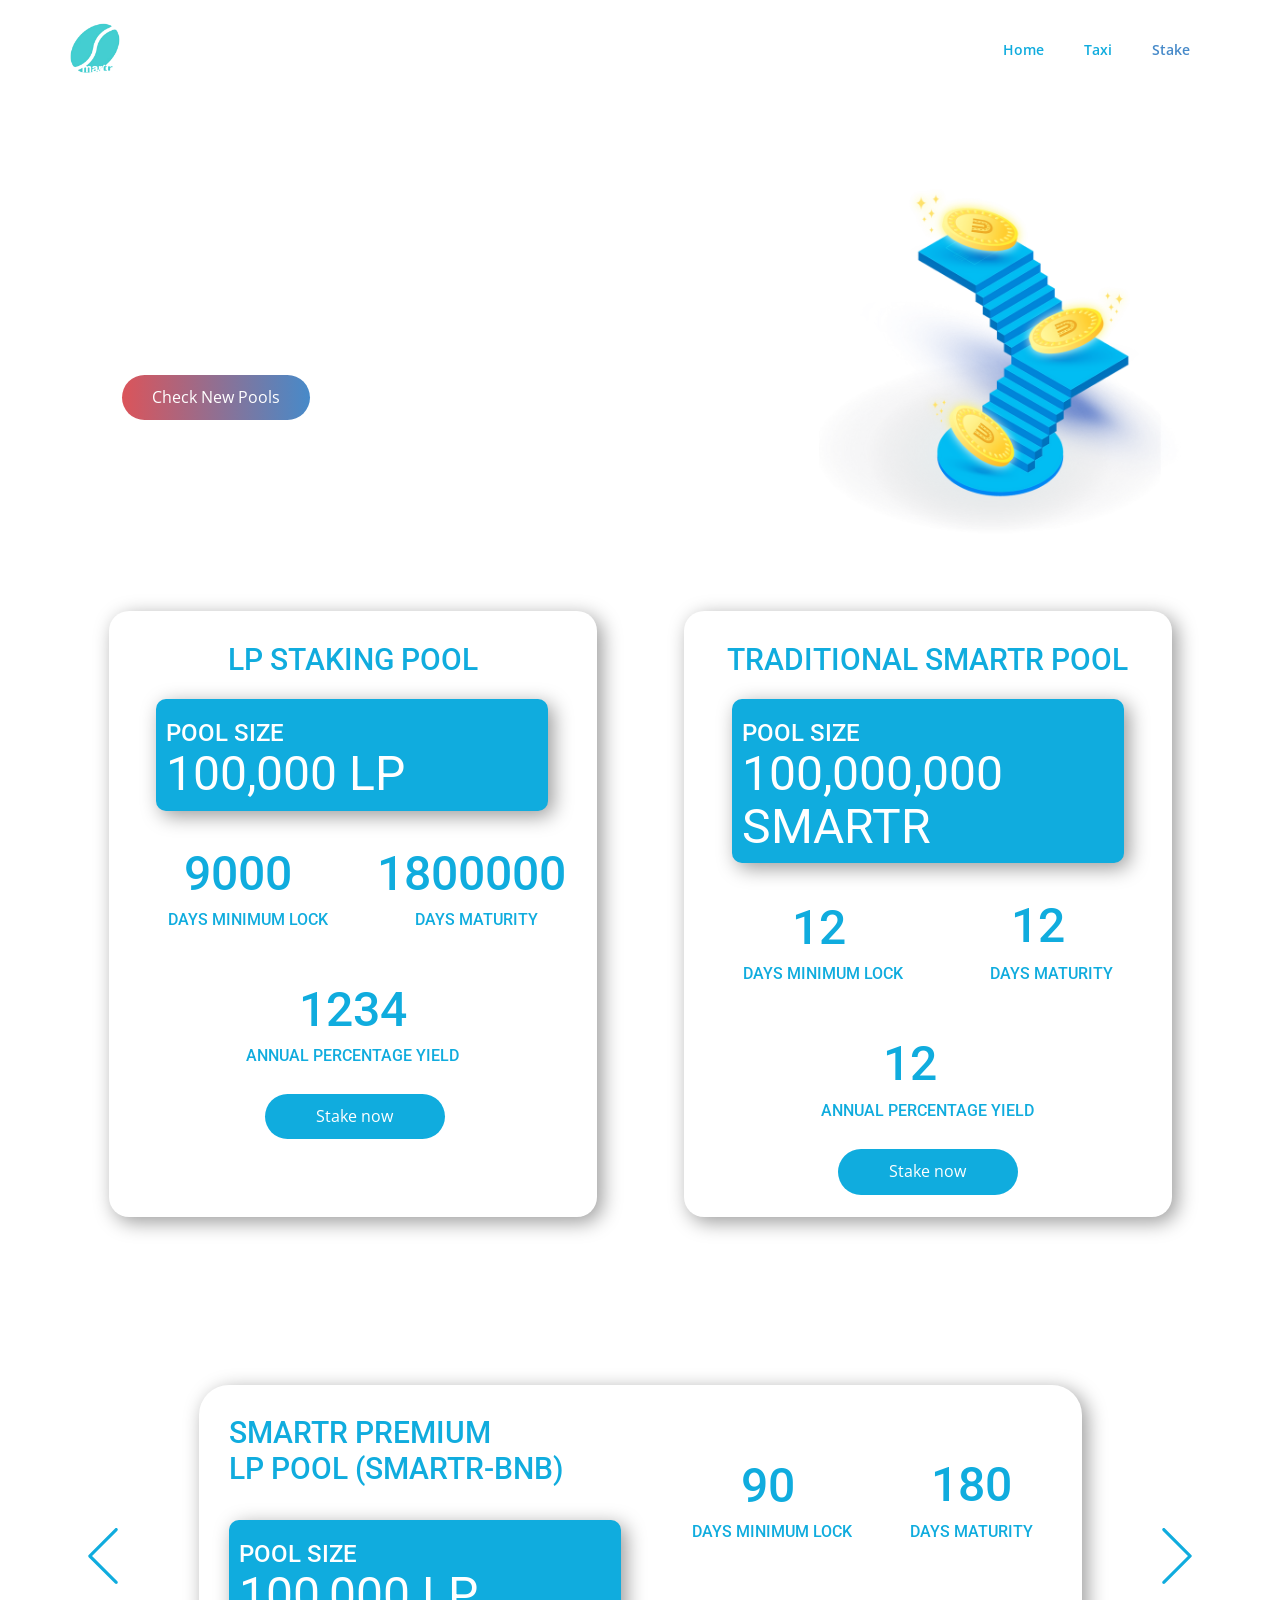
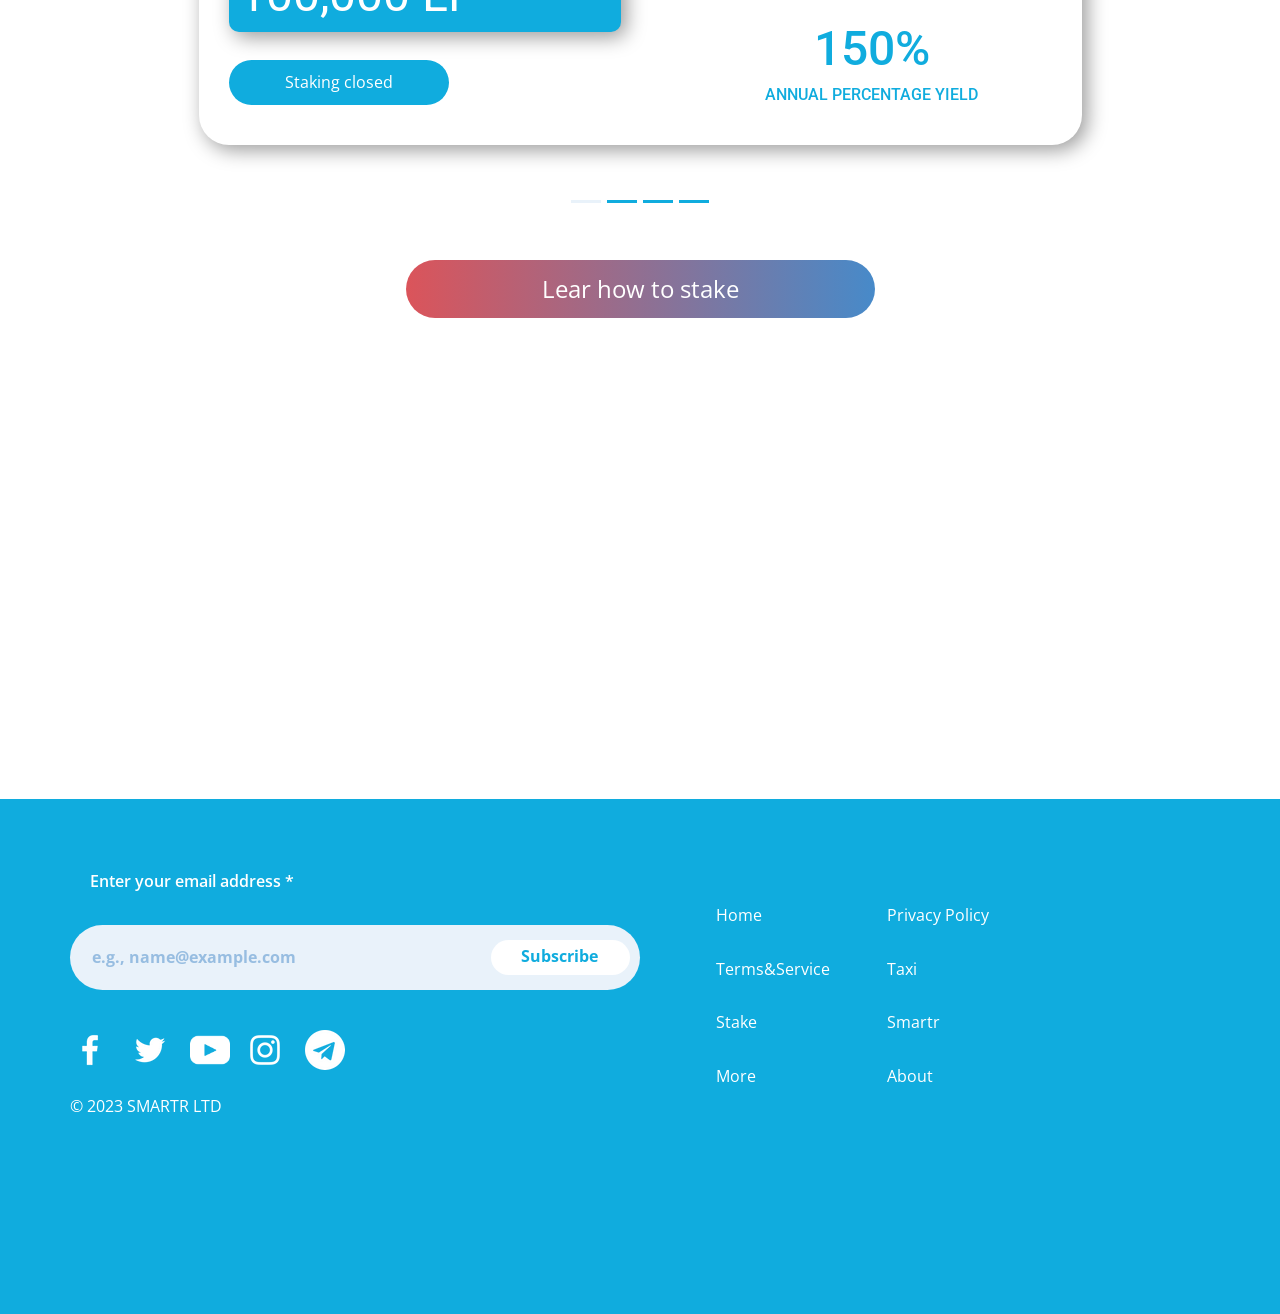
<file: well-known/Stake.html>
<!DOCTYPE html>
<html style="font-size: 16px;" lang="en"><head>
    <meta name="viewport" content="width=device-width, initial-scale=1.0">
    <meta charset="utf-8">
    <meta name="keywords" content="​Start earning with SMARTR &amp;amp; LP Sta​king">
    <meta name="description" content="">
    <title>Stake</title>
    <link rel="stylesheet" href="main.css" media="screen">
<link rel="stylesheet" href="Stake.css" media="screen">
    <script class="u-script" type="text/javascript" src="jquery.js" defer=""></script>
    <script class="u-script" type="text/javascript" src="main.js" defer=""></script>
    <meta name="generator" content="Nicepage 4.21.5, smartr.app">
    <link id="u-theme-google-font" rel="stylesheet" href="https://fonts.googleapis.com/css?family=Roboto:100,100i,300,300i,400,400i,500,500i,700,700i,900,900i|Open+Sans:300,300i,400,400i,500,500i,600,600i,700,700i,800,800i">
	<style type="text/css">
		.u-section-3 .u-text-4 {
			font-weight: 500;
			margin: 0 auto 0 36px;
		}
		.u-section-3 .u-text-6 {
			font-weight: 500;
			margin: 0 auto 0 0px!important;
		}
	</style>
    
    
    
    
    
    
    <script type="application/ld+json">{
		"@context": "http://schema.org",
		"@type": "Organization",
		"name": "",
		"logo": "images/logo_dark2.png"
}</script>
    <meta name="theme-color" content="#478ac9">
    <meta property="og:title" content="Stake">
    <meta property="og:type" content="website">
  </head>
  <body class="u-body u-xl-mode" data-lang="en"><header class="u-clearfix u-header u-header" id="sec-79bc"><div class="u-clearfix u-sheet u-sheet-1">
        <a href="https://smartr.app" class="u-image u-logo u-image-1" data-image-width="337" data-image-height="335">
          <img src="images/logo_dark2.png" class="u-logo-image u-logo-image-1">
        </a>
        <nav class="u-menu u-menu-one-level u-menu-open-right u-offcanvas u-menu-1" data-responsive-from="MD">
          <div class="menu-collapse" style="font-size: 0.875rem; letter-spacing: 0px; font-weight: 600;">
            <a class="u-button-style u-custom-color-1 u-custom-left-right-menu-spacing u-custom-padding-bottom u-custom-text-color u-custom-text-hover-color u-custom-text-shadow u-custom-top-bottom-menu-spacing u-nav-link u-text-active-palette-1-base u-text-hover-palette-2-base" href="#" style="background-image: none;">
              <svg class="u-svg-link" viewBox="0 0 24 24"><use xmlns:xlink="http://www.w3.org/1999/xlink" xlink:href="#menu-hamburger"></use></svg>
              <svg class="u-svg-content" version="1.1" id="menu-hamburger" viewBox="0 0 16 16" x="0px" y="0px" xmlns:xlink="http://www.w3.org/1999/xlink" xmlns="http://www.w3.org/2000/svg"><g><rect y="1" width="16" height="2"></rect><rect y="7" width="16" height="2"></rect><rect y="13" width="16" height="2"></rect>
</g></svg>
            </a>
          </div>
          <div class="u-custom-menu u-nav-container">
            <ul class="u-nav u-unstyled u-nav-1"><li class="u-nav-item"><a class="u-button-style u-nav-link u-text-active-palette-1-base u-text-custom-color-1 u-text-hover-palette-1-base" href="index.html" style="padding: 10px 20px;">Home</a>
</li><li class="u-nav-item"><a class="u-button-style u-nav-link u-text-active-palette-1-base u-text-custom-color-1 u-text-hover-palette-1-base" href="Taxi.html" style="padding: 10px 20px;">Taxi</a>
</li><li class="u-nav-item"><a class="u-button-style u-nav-link u-text-active-palette-1-base u-text-custom-color-1 u-text-hover-palette-1-base" href="Stake.html" style="padding: 10px 20px;">Stake</a>
</li></ul>
          </div>
          <div class="u-custom-menu u-nav-container-collapse">
            <div class="u-container-style u-custom-color-1 u-inner-container-layout u-sidenav u-sidenav-1" data-offcanvas-width="300">
              <div class="u-inner-container-layout u-sidenav-overflow">
                <div class="u-menu-close u-menu-close-1"></div>
                <ul class="u-align-center u-nav u-popupmenu-items u-unstyled u-nav-2"><li class="u-nav-item"><a class="u-button-style u-nav-link" href="index.html">Home</a>
</li><li class="u-nav-item"><a class="u-button-style u-nav-link" href="Taxi.html">Taxi</a>
</li><li class="u-nav-item"><a class="u-button-style u-nav-link" href="Stake.html">Stake</a>
</li></ul>
              </div>
            </div>
            <div class="u-black u-menu-overlay u-opacity u-opacity-70"></div>
          </div>
        </nav>
      </div></header>
    <section class="u-clearfix u-hidden-xs u-section-1" id="sec-6a34">
      <div class="u-clearfix u-sheet u-uploaded-video u-video u-video-1">
        <div class="u-absolute-hcenter u-background-video u-expanded" style="animation-duration: 1000ms;">
          <div class="embed-responsive">
            <video class="embed-responsive-item" data-autoplay="1" loop="" muted="1" autoplay="autoplay" playsinline="">
              <source src="files/Drife-DecentralizedTaxi_2.mp4" type="video/mp4">
              <p>Your browser does not support HTML5 video.</p>
            </video>
          </div>
        </div>
        <h1 class="u-text u-text-body-alt-color u-text-default u-text-1"> Start earning with<br>SMARTR &amp; LP Sta​king
        </h1>
        <p class="u-text u-text-body-alt-color u-text-2"> We are rewarding our early supporters with the opportunity to participate in our SMARTR &amp; LP Staking Programs and earn up to 100% APY</p>
        <img class="u-image u-image-contain u-image-default u-image-1" src="images/Staking.webp" alt="" data-image-width="792" data-image-height="878">
        <a href="https://smartr.app/landing-page" class="u-border-none u-btn u-btn-round u-button-style u-gradient u-none u-radius-50 u-text-body-alt-color u-btn-1">Check New Pools</a>
      </div>
    </section>
    <section class="u-clearfix u-hidden-lg u-hidden-md u-hidden-sm u-hidden-xl u-section-2" id="carousel_cb45">
      <div class="u-clearfix u-sheet u-uploaded-video u-video-contain-xs u-sheet-1">
        <h1 class="u-text u-text-body-alt-color u-text-default u-text-1"> Start earning with<br>SMARTR &amp; LP Sta​king
        </h1>
        <img class="u-expanded-width-xs u-image u-image-default u-image-1" src="images/3af3d0_53f73c6d50094505b0ab214b4d516764f0001.webp" alt="" data-image-width="280" data-image-height="124">
        <h1 class="u-align-center-xs u-text u-text-body-alt-color u-text-default-lg u-text-default-md u-text-default-sm u-text-default-xl u-text-2"> Start earning with SMARTR &amp; LP Sta​king</h1>
        <p class="u-align-center-xs u-text u-text-body-alt-color u-text-3"> We are rewarding our early supporters with the opportunity to participate in our SMARTR &amp; LP Staking Programs and earn up to 100% APY</p>
        <a href="https://smartr.app/landing-page" class="u-border-none u-btn u-btn-round u-button-style u-gradient u-none u-radius-50 u-text-body-alt-color u-btn-1">Check New Pools</a>
      </div>
    </section>
    <section class="u-clearfix u-section-3" id="sec-9348">
      <div class="u-clearfix u-sheet u-valign-middle-xs u-sheet-1">
        <div class="u-expanded-width u-list u-list-1">
          <div class="u-repeater u-repeater-1">
            <div class="u-container-style u-list-item u-repeater-item">
              <div class="u-container-layout u-valign-middle-lg u-valign-middle-md u-valign-middle-sm u-valign-middle-xl u-container-layout-1">
                <div class="u-container-style u-group u-radius-20 u-shape-round u-white u-group-1">
                  <div class="u-container-layout u-container-layout-2">
                    <h3 class="u-text u-text-custom-color-1 u-text-default u-text-1"> LP STAKING POOL</h3>
                    <div class="u-container-style u-custom-color-1 u-group u-radius-10 u-shape-round u-group-2">
                      <div class="u-container-layout u-container-layout-3">
                        <h3 class="u-text u-text-default u-text-2"> POOL SIZE</h3>
                        <h1 class="u-text u-text-default u-text-3"> 100,000 LP</h1>
                      </div>
                    </div>
                    <div class="u-clearfix u-group-elements u-group-elements-1">
                      <h1 class="u-text u-text-custom-color-1 u-text-default u-text-4">9000</h1>
                      <h3 class="u-align-center u-text u-text-custom-color-1 u-text-5"> DAYS MINIMUM LOCK </h3>
                    </div>
                    <div class="u-clearfix u-group-elements u-group-elements-2">
                      <h1 class="u-text u-text-custom-color-1 u-text-default u-text-6">1800000</h1>
                      <h3 class="u-align-center u-text u-text-custom-color-1 u-text-7"> DAYS MATURITY</h3>
                    </div>
                    <div class="u-clearfix u-group-elements u-group-elements-3">
                      <h1 class="u-text u-text-custom-color-1 u-text-default u-text-8">1234</h1>
                      <h3 class="u-align-center u-text u-text-custom-color-1 u-text-9"> ANNUAL PERCENTAGE YIELD</h3>
                    </div>
                    <a href="https://mytoken.smartr.app/login" class="u-border-none u-btn u-btn-round u-button-style u-custom-color-1 u-radius-50 u-btn-1">Stake now</a>
                  </div>
                </div>
              </div>
            </div>
            <div class="u-container-style u-list-item u-repeater-item">
              <div class="u-container-layout u-similar-container u-valign-middle-lg u-valign-middle-md u-valign-middle-sm u-valign-middle-xl u-container-layout-4">
                <div class="u-container-style u-group u-radius-20 u-shape-round u-white u-group-3">
                  <div class="u-container-layout u-container-layout-5">
                    <h3 class="u-text u-text-custom-color-1 u-text-default u-text-10"> TRADITIONAL SMARTR POOL</h3>
                    <div class="u-container-style u-custom-color-1 u-group u-radius-10 u-shape-round u-group-4">
                      <div class="u-container-layout u-container-layout-6">
                        <h3 class="u-text u-text-default u-text-11"> POOL SIZE</h3>
                        <h1 class="u-text u-text-default u-text-12"> 100,000,000 SMARTR</h1>
                      </div>
                    </div>
                    <h1 class="u-text u-text-custom-color-1 u-text-13">12</h1>
                    <h1 class="u-text u-text-custom-color-1 u-text-14">12</h1>
                    <h3 class="u-align-center u-text u-text-custom-color-1 u-text-15"> DAYS MINIMUM LOCK </h3>
                    <h3 class="u-align-center u-text u-text-custom-color-1 u-text-16"> DAYS MATURITY</h3>
                    <h1 class="u-text u-text-custom-color-1 u-text-17">12</h1>
                    <h3 class="u-align-center u-text u-text-custom-color-1 u-text-18"> ANNUAL PERCENTAGE YIELD</h3>
                    <a href="https://mytoken.smartr.app/login" class="u-border-none u-btn u-btn-round u-button-style u-custom-color-1 u-radius-50 u-btn-2">Stake now</a>
                  </div>
                </div>
              </div>
            </div>
          </div>
        </div>
      </div>
    </section>
    <section class="u-clearfix u-section-4" id="sec-d884">
      <div class="u-clearfix u-sheet u-valign-top-xs u-sheet-1">
        <div data-interval="5000" data-u-ride="carousel" class="u-carousel u-expanded-width u-slider u-slider-1" id="carousel-5223">
          <ol class="u-absolute-hcenter u-carousel-indicators u-carousel-indicators-1">
            <li data-u-target="#carousel-5223" class="u-active u-active-palette-1-light-3 u-custom-color-1 u-shape-rectangle" data-u-slide-to="0" style="width: 30px; height: 3px;"></li>
            <li data-u-target="#carousel-5223" class="u-active-palette-1-light-3 u-custom-color-1 u-shape-rectangle" data-u-slide-to="1" style="width: 30px; height: 3px;"></li>
            <li data-u-target="#carousel-5223" class="u-active-palette-1-light-3 u-custom-color-1 u-shape-rectangle" data-u-slide-to="2" style="width: 30px; height: 3px;"></li>
            <li data-u-target="#carousel-5223" class="u-active-palette-1-light-3 u-custom-color-1 u-shape-rectangle" data-u-slide-to="3" style="width: 30px; height: 3px;"></li>
          </ol>
          <div class="u-carousel-inner" role="listbox">
            <div class="u-active u-carousel-item u-container-style u-slide">
              <div class="u-container-layout u-container-layout-1">
                <div class="u-container-style u-group u-radius-30 u-shape-round u-white u-group-1">
                  <div class="u-container-layout u-valign-bottom-xs u-container-layout-2">
                    <h3 class="u-text u-text-custom-color-1 u-text-default u-text-1"> SMARTR PREMIUM<br>LP POOL (SMARTR-BNB)
                    </h3>
                    <div class="u-clearfix u-group-elements u-group-elements-1">
                      <h1 class="u-text u-text-custom-color-1 u-text-2">180</h1>
                      <h3 class="u-align-center u-text u-text-custom-color-1 u-text-3"> DAYS MATURITY</h3>
                    </div>
                    <div class="u-clearfix u-group-elements u-group-elements-2">
                      <h1 class="u-text u-text-custom-color-1 u-text-4">90</h1>
                      <h3 class="u-align-center u-text u-text-custom-color-1 u-text-5"> DAYS MINIMUM LOCK </h3>
                    </div>
                    <div class="u-container-style u-custom-color-1 u-group u-radius-10 u-shape-round u-group-2">
                      <div class="u-container-layout u-container-layout-3">
                        <h3 class="u-text u-text-default u-text-6"> POOL SIZE</h3>
                        <h1 class="u-text u-text-default u-text-7"> 100,000 LP</h1>
                      </div>
                    </div>
                    <div class="u-clearfix u-group-elements u-group-elements-3">
                      <h1 class="u-text u-text-custom-color-1 u-text-default u-text-8">150%</h1>
                      <h3 class="u-align-center u-text u-text-custom-color-1 u-text-9"> ANNUAL PERCENTAGE YIELD</h3>
                    </div>
                    <a href="https://mytoken.smartr.app/login" class="u-border-none u-btn u-btn-round u-button-style u-custom-color-1 u-radius-50 u-btn-1">Staking closed</a>
                  </div>
                </div>
              </div>
            </div>
            <div class="u-carousel-item u-container-style u-slide">
              <div class="u-container-layout u-valign-middle-lg u-valign-middle-md u-valign-middle-sm u-valign-middle-xl u-container-layout-4">
                <div class="u-align-center u-container-style u-custom-color-1 u-expanded-width-xs u-group u-radius-30 u-shape-round u-group-3">
                  <div class="u-container-layout u-container-layout-5">
                    <div class="u-container-style u-expanded-width-xs u-group u-radius-10 u-shape-round u-white u-group-4">
                      <div class="u-container-layout u-valign-middle u-container-layout-6">
                        <h1 class="u-text u-text-custom-color-1 u-text-10">APY 75%</h1>
                      </div>
                    </div>
                    <h3 class="u-text u-text-default u-text-11"> SMARTR PREMIUM&nbsp;<br>POOL (SMARTR)
                    </h3>
                    <div class="u-clearfix u-group-elements u-group-elements-4">
                      <h1 class="u-text u-text-12">60</h1>
                      <h3 class="u-align-center u-text u-text-13"> DAYS MINIMUM LOCK </h3>
                    </div>
                    <a href="https://mytoken.smartr.app/login" class="u-border-none u-btn u-btn-round u-button-style u-radius-50 u-text-custom-color-1 u-white u-btn-2">Staking closed</a>
                  </div>
                </div>
              </div>
            </div>
            <div class="u-carousel-item u-container-style u-slide">
              <div class="u-container-layout u-valign-middle-lg u-valign-middle-md u-valign-middle-sm u-valign-middle-xl u-container-layout-7">
                <div class="u-align-center u-container-style u-custom-color-1 u-expanded-width-xs u-group u-radius-30 u-shape-round u-group-5">
                  <div class="u-container-layout u-container-layout-8">
                    <div class="u-container-style u-expanded-width-xs u-group u-radius-10 u-shape-round u-white u-group-6">
                      <div class="u-container-layout u-valign-middle u-container-layout-9">
                        <h1 class="u-text u-text-custom-color-1 u-text-14">APY 75%</h1>
                      </div>
                    </div>
                    <h3 class="u-text u-text-default u-text-15"> SMARTR PREMIUM&nbsp;<br>POOL (SMARTR)
                    </h3>
                    <div class="u-clearfix u-group-elements u-group-elements-5">
                      <h1 class="u-text u-text-16">60</h1>
                      <h3 class="u-align-center u-text u-text-17"> DAYS MINIMUM LOCK </h3>
                    </div>
                    <a href="https://mytoken.smartr.app/login" class="u-border-none u-btn u-btn-round u-button-style u-radius-50 u-text-custom-color-1 u-white u-btn-3">Staking closed</a>
                  </div>
                </div>
              </div>
            </div>
            <div class="u-carousel-item u-container-style u-slide">
              <div class="u-container-layout u-valign-middle-lg u-valign-middle-md u-valign-middle-sm u-valign-middle-xl u-container-layout-10">
                <div class="u-align-center u-container-style u-custom-color-1 u-expanded-width-xs u-group u-radius-30 u-shape-round u-group-7">
                  <div class="u-container-layout u-container-layout-11">
                    <div class="u-container-style u-expanded-width-xs u-group u-radius-10 u-shape-round u-white u-group-8">
                      <div class="u-container-layout u-valign-middle u-container-layout-12">
                        <h1 class="u-text u-text-custom-color-1 u-text-18">APY 75%</h1>
                      </div>
                    </div>
                    <h3 class="u-text u-text-default u-text-19"> SMARTR PREMIUM&nbsp;<br>POOL (SMARTR)
                    </h3>
                    <div class="u-clearfix u-group-elements u-group-elements-6">
                      <h1 class="u-text u-text-20">60</h1>
                      <h3 class="u-align-center u-text u-text-21"> DAYS MINIMUM LOCK </h3>
                    </div>
                    <a href="https://mytoken.smartr.app/login" class="u-border-none u-btn u-btn-round u-button-style u-radius-50 u-text-custom-color-1 u-white u-btn-4">Staking closed</a>
                  </div>
                </div>
              </div>
            </div>
          </div>
          <a class="u-absolute-vcenter u-carousel-control u-carousel-control-prev u-spacing-5 u-text-custom-color-1 u-carousel-control-1" href="#carousel-5223" role="button" data-u-slide="prev">
            <span aria-hidden="true">
              <svg viewBox="0 0 477.175 477.175"><path d="M145.188,238.575l215.5-215.5c5.3-5.3,5.3-13.8,0-19.1s-13.8-5.3-19.1,0l-225.1,225.1c-5.3,5.3-5.3,13.8,0,19.1l225.1,225
                    c2.6,2.6,6.1,4,9.5,4s6.9-1.3,9.5-4c5.3-5.3,5.3-13.8,0-19.1L145.188,238.575z"></path></svg>
            </span>
            <span class="sr-only">Previous</span>
          </a>
          <a class="u-absolute-vcenter u-carousel-control u-carousel-control-next u-spacing-5 u-text-custom-color-1 u-carousel-control-2" href="#carousel-5223" role="button" data-u-slide="next">
            <span aria-hidden="true">
              <svg viewBox="0 0 477.175 477.175"><path d="M360.731,229.075l-225.1-225.1c-5.3-5.3-13.8-5.3-19.1,0s-5.3,13.8,0,19.1l215.5,215.5l-215.5,215.5
                    c-5.3,5.3-5.3,13.8,0,19.1c2.6,2.6,6.1,4,9.5,4c3.4,0,6.9-1.3,9.5-4l225.1-225.1C365.931,242.875,365.931,234.275,360.731,229.075z"></path></svg>
            </span>
            <span class="sr-only">Next</span>
          </a>
        </div>
        <a href="https://smartr.app/landing-page" class="u-border-none u-btn u-btn-round u-button-style u-gradient u-none u-radius-50 u-text-body-alt-color u-btn-5">Lear how to stake</a>
      </div>
    </section>
    <section class="u-clearfix u-section-5" id="sec-8e14">
      <div class="u-clearfix u-sheet u-sheet-1">
        <div class="u-expanded-width-xs u-list u-list-1">
          <div class="u-repeater u-repeater-1">
            <div class="u-align-center-xs u-container-style u-hover-feature u-list-item u-repeater-item u-list-item-1" data-animation-name="customAnimationIn" data-animation-duration="1500">
              <div class="u-container-layout u-similar-container u-container-layout-1">
                <img class="u-image u-image-contain u-image-default u-preserve-proportions u-image-1" src="images/search.svg" alt="" data-image-width="157" data-image-height="157">
                <h3 class="u-text u-text-custom-color-1 u-text-default u-text-1"> Simple to use</h3>
                <p class="u-align-center-lg u-align-center-md u-align-center-sm u-align-center-xl u-text u-text-2"> t's very simple to use for beginners and professionals</p>
              </div>
            </div>
            <div class="u-align-center-xs u-container-style u-hover-feature u-list-item u-repeater-item u-list-item-2" data-animation-name="customAnimationIn" data-animation-duration="1500">
              <div class="u-container-layout u-similar-container u-container-layout-2">
                <img class="u-image u-image-contain u-image-default u-preserve-proportions u-image-2" src="images/balance.svg" alt="" data-image-width="167" data-image-height="144">
                <h3 class="u-text u-text-custom-color-1 u-text-default u-text-3"> Safe and Secure</h3>
                <p class="u-align-center-lg u-align-center-md u-align-center-sm u-align-center-xl u-text u-text-4"> On the blockchain, your assets are stored securely</p>
              </div>
            </div>
            <div class="u-align-center-xs u-container-style u-hover-feature u-list-item u-repeater-item u-list-item-3" data-animation-name="customAnimationIn" data-animation-duration="1500">
              <div class="u-container-layout u-similar-container u-container-layout-3">
                <img class="u-image u-image-contain u-image-default u-preserve-proportions u-image-3" src="images/token.svg" alt="" data-image-width="168" data-image-height="182">
                <h3 class="u-text u-text-custom-color-1 u-text-default u-text-5"> High Earning</h3>
                <p class="u-align-center-lg u-align-center-md u-align-center-sm u-align-center-xl u-text u-text-6"> Among the best rewards in the industry</p>
              </div>
            </div>
          </div>
        </div>
      </div>
      
      
      
      
      
      
    </section>
    
    
    <footer class="u-align-center u-clearfix u-custom-color-1 u-footer u-footer" id="sec-c5dc"><div class="u-clearfix u-sheet u-sheet-1">
      <div class="u-clearfix u-expanded-width u-layout-wrap u-layout-wrap-1">
        <div class="u-layout">
          <div class="u-layout-row">
            <div class="u-container-style u-layout-cell u-size-30 u-layout-cell-1">
              <div class="u-container-layout u-container-layout-1">
                <p class="u-text u-text-default u-text-1" style="padding-bottom:30px;"> Enter your email address *</p>
                <div class="u-form u-hidden-xs u-palette-1-light-3 u-radius-34 u-form-1">
                  <form action="https://forms.nicepagesrv.com/Form/Process" class="u-clearfix u-form-horizontal u-form-spacing-15 u-inner-form" style="padding: 10px;" source="email">
                    <div class="u-form-group u-form-name u-label-none">
                      <label for="name-558c" class="u-label">Name</label>
                      <input type="text" placeholder="e.g., name@example.com" id="name-558c" name="name" class="u-input u-input-rectangle u-text-palette-1-base u-input-1" required="">
                    </div>
                    <div class="u-form-group u-form-submit u-label-none">
                      <a href="#" class="u-border-none u-btn u-btn-round u-btn-submit u-button-style u-radius-50 u-text-custom-color-1 u-white u-btn-1">Subscribe</a>
                      <input type="submit" value="submit" class="u-form-control-hidden">
                    </div>
                    <div class="u-form-send-message u-form-send-success">Thank you! Your message has been sent.</div>
                    <div class="u-form-send-error u-form-send-message">Unable to send your message. Please fix errors then try again.</div>
                    <input type="hidden" value="" name="recaptchaResponse">
                    <input type="hidden" name="formServices" value="e254c1df46d9bfc053e0cbe4c012d746">
                  </form>
                </div>
				<style type="text/css">
					.u-clearfix.u-group-elements.social-icons {
						display: inline-block;
						width: 275px;
						padding-top: 40px;
					}
					.u-expanded-width-xs.u-form.u-hidden-lg.u-hidden-md.u-hidden-sm.u-hidden-xl.u-form-2{
						margin-top:-365px;
					}
					.footer-copy-dsk{
						margin-top:-230px;
					}
					.footer-copy{
						display:none;
					}
					@media only screen and (max-width:500px) {
						.u-clearfix.u-group-elements.social-icons {
							padding-top: 100px!important;
						}
						.u-expanded-width-xs.u-form.u-hidden-lg.u-hidden-md.u-hidden-sm.u-hidden-xl.u-form-2{
							margin-top:-174px!important;
						}
						.u-footer .u-text-2 {
							width: auto;
							margin-left: auto;
							text-align: center!important;
							margin-top: -70px!important;
						}
						.footer-copy-dsk{
							display:none;
						}
						.footer-copy{
							display:block!important;
						}
					}
				</style>
                <div class="u-clearfix u-group-elements social-icons">
                  <span class="u-file-icon u-icon u-icon-1">
                    <a href="https://www.facebook.com/smartr01"><img src="images/23fd2a2be53141ed810f4d3dcdcd01fa.png" alt=""></a>
                  </span>
                  <span class="u-file-icon u-icon u-icon-2">
                    <a href="https://twitter.com/Smartrfirst?t=6T_6WCTPFJ7-14sak-Bnow&s=09"><img src="images/01ab6619093f45388d66736ec22e5885.png" alt=""></a>
                  </span>
				  <span class="u-file-icon u-icon u-icon-3">
					<a href="https://www.youtube.com/@smartrinc"><img src="images/youtube.png" alt=""></a>
					
				  </span>
				  <span class="u-file-icon u-icon u-icon-4">
					<a href="https://www.instagram.com/invites/contact/?i=1ugzyexkqkoy3&utm_content=o3oo0a0"><img src="images/81af6121f84c41a5b4391d7d37fce12a.png" alt=""></a>
				  </span>
				  <span class="u-file-icon u-icon u-icon-5">
					<a href="https://t.me/smartr01">
					  <img src="images/3af3d0_1987f05f01304443a19a668cfa3328d4_mv2.png" alt=""></a>
					
				  </span>
                </div>
                
                <div class="u-expanded-width-xs u-form u-hidden-lg u-hidden-md u-hidden-sm u-hidden-xl u-form-2">
                  <form action="https://forms.nicepagesrv.com/Form/Process" class="u-clearfix u-form-spacing-15 u-form-vertical u-inner-form" style="padding: 10px;" source="email">
                    <div class="u-form-group u-form-name u-label-none">
                      <label for="name-558c" class="u-label">Name</label>
                      <input type="text" placeholder="e.g., name@example.com" id="name-558c" name="name" class="u-custom-color-2 u-input u-input-rectangle u-radius-50 u-text-palette-1-base u-input-2" required="">
                    </div>
                    <div class="u-align-center-xs u-form-group u-form-submit u-label-none">
                      <a href="#" class="u-btn u-btn-round u-btn-submit u-button-style u-hover-palette-1-dark-1 u-palette-1-base u-radius-50 u-btn-2">Subscribe</a>
                      <input type="submit" value="submit" class="u-form-control-hidden">
                    </div>
                    <div class="u-form-send-message u-form-send-success">Thank you! Your message has been sent.</div>
                    <div class="u-form-send-error u-form-send-message">Unable to send your message. Please fix errors then try again.</div>
                    <input type="hidden" value="" name="recaptchaResponse">
                    <input type="hidden" name="formServices" value="e254c1df46d9bfc053e0cbe4c012d746">
                  </form>
                </div>
				<p class="footer-copy-dsk"> © 2023 SMARTR LTD</p>
              </div>
            </div>
			
			<div class="u-container-style u-layout-cell u-size-30 u-layout-cell-2">
			<style type="text/css">@media only screen and (max-width:500px) {
				.u-footer .u-container-layout-2 {
					padding-top: 50px!important;
					
				}
			}
			
			</style>
              <div class="u-container-layout u-valign-top-xs u-container-layout-2">
                <div class="u-list u-list-1">
                  <div class="u-repeater u-repeater-1">
                    <div class="u-container-style u-list-item u-repeater-item">
                      <div class="u-container-layout u-similar-container u-valign-middle u-container-layout-3">
                        <div class="styleable_link u-clearfix u-custom-html u-custom-html-1">
                          <div><a href="index.html" style="color: white">Home</a></div>
                        </div>
                      </div>
                    </div>
                    <div class="u-container-style u-list-item u-repeater-item">
                      <div class="u-container-layout u-similar-container u-valign-middle u-container-layout-4">
                        <div class="styleable_link u-clearfix u-custom-html u-custom-html-2">
                          <div><a href="policy_view.html" style="color: white">Privacy Policy</a></div>
                        </div>
                      </div>
                    </div>
                    <div class="u-container-style u-list-item u-repeater-item">
                      <div class="u-container-layout u-similar-container u-valign-middle u-container-layout-5">
                        <div class="styleable_link u-clearfix u-custom-html u-custom-html-3">
                          <div><a href="term_view.html" style="color: white">Terms&Service</a></div>
                        </div>
                      </div>
                    </div>
                    <div class="u-container-style u-list-item u-repeater-item">
                      <div class="u-container-layout u-similar-container u-valign-middle u-container-layout-6">
                        <div class="styleable_link u-clearfix u-custom-html u-custom-html-4">
                          <div><a href="Taxi.html" style="color: white">Taxi</a></div>
                        </div>
                      </div>
                    </div>
                    <div class="u-container-style u-list-item u-repeater-item">
                      <div class="u-container-layout u-similar-container u-valign-middle u-container-layout-7">
                        <div class="styleable_link u-clearfix u-custom-html u-custom-html-5">
                          <div><a href="Stake.html" style="color: white">Stake</a></div>
                        </div>
                      </div>
                    </div>
                    <div class="u-container-style u-list-item u-repeater-item">
                      <div class="u-container-layout u-similar-container u-valign-middle u-container-layout-8">
                        <div class="styleable_link u-clearfix u-custom-html u-custom-html-6">
                          <div>Smartr</div>
                        </div>
                      </div>
                    </div>
                    <div class="u-container-style u-list-item u-repeater-item">
                      <div class="u-container-layout u-similar-container u-valign-middle u-container-layout-9">
                        <div class="styleable_link u-clearfix u-custom-html u-custom-html-7">
                          <div>More</div>
                        </div>
                      </div>
                    </div>
                    <div class="u-container-style u-list-item u-repeater-item">
                      <div class="u-container-layout u-similar-container u-valign-middle u-container-layout-10">
                        <div class="styleable_link u-clearfix u-custom-html u-custom-html-8">
                          <div>About</div>
                        </div>
                      </div>
                    </div>
                    <p class="footer-copy"> © 2023 SMARTR LTD</p>
                  </div>
                </div>
              </div>
            </div>
			
          </div>
        </div>
      </div>
    </div>
	</footer>
 <span style="height: 64px; width: 64px; margin-left: 0px; margin-right: auto; margin-top: 0px; right: 20px; bottom: 20px; padding: 10px;" class="u-back-to-top u-border-2 u-border-white u-icon u-icon-circle u-opacity u-opacity-85 u-text-white" data-href="#">
      <svg class="u-svg-link" preserveAspectRatio="xMidYMin slice" viewBox="0 0 551.13 551.13"><use xmlns:xlink="http://www.w3.org/1999/xlink" xlink:href="#svg-1d98"></use></svg>
      <svg class="u-svg-content" enable-background="new 0 0 551.13 551.13" viewBox="0 0 551.13 551.13" xmlns="http://www.w3.org/2000/svg" id="svg-1d98"><path d="m275.565 189.451 223.897 223.897h51.668l-275.565-275.565-275.565 275.565h51.668z"></path></svg>
  </span>

</body></html>
</file>
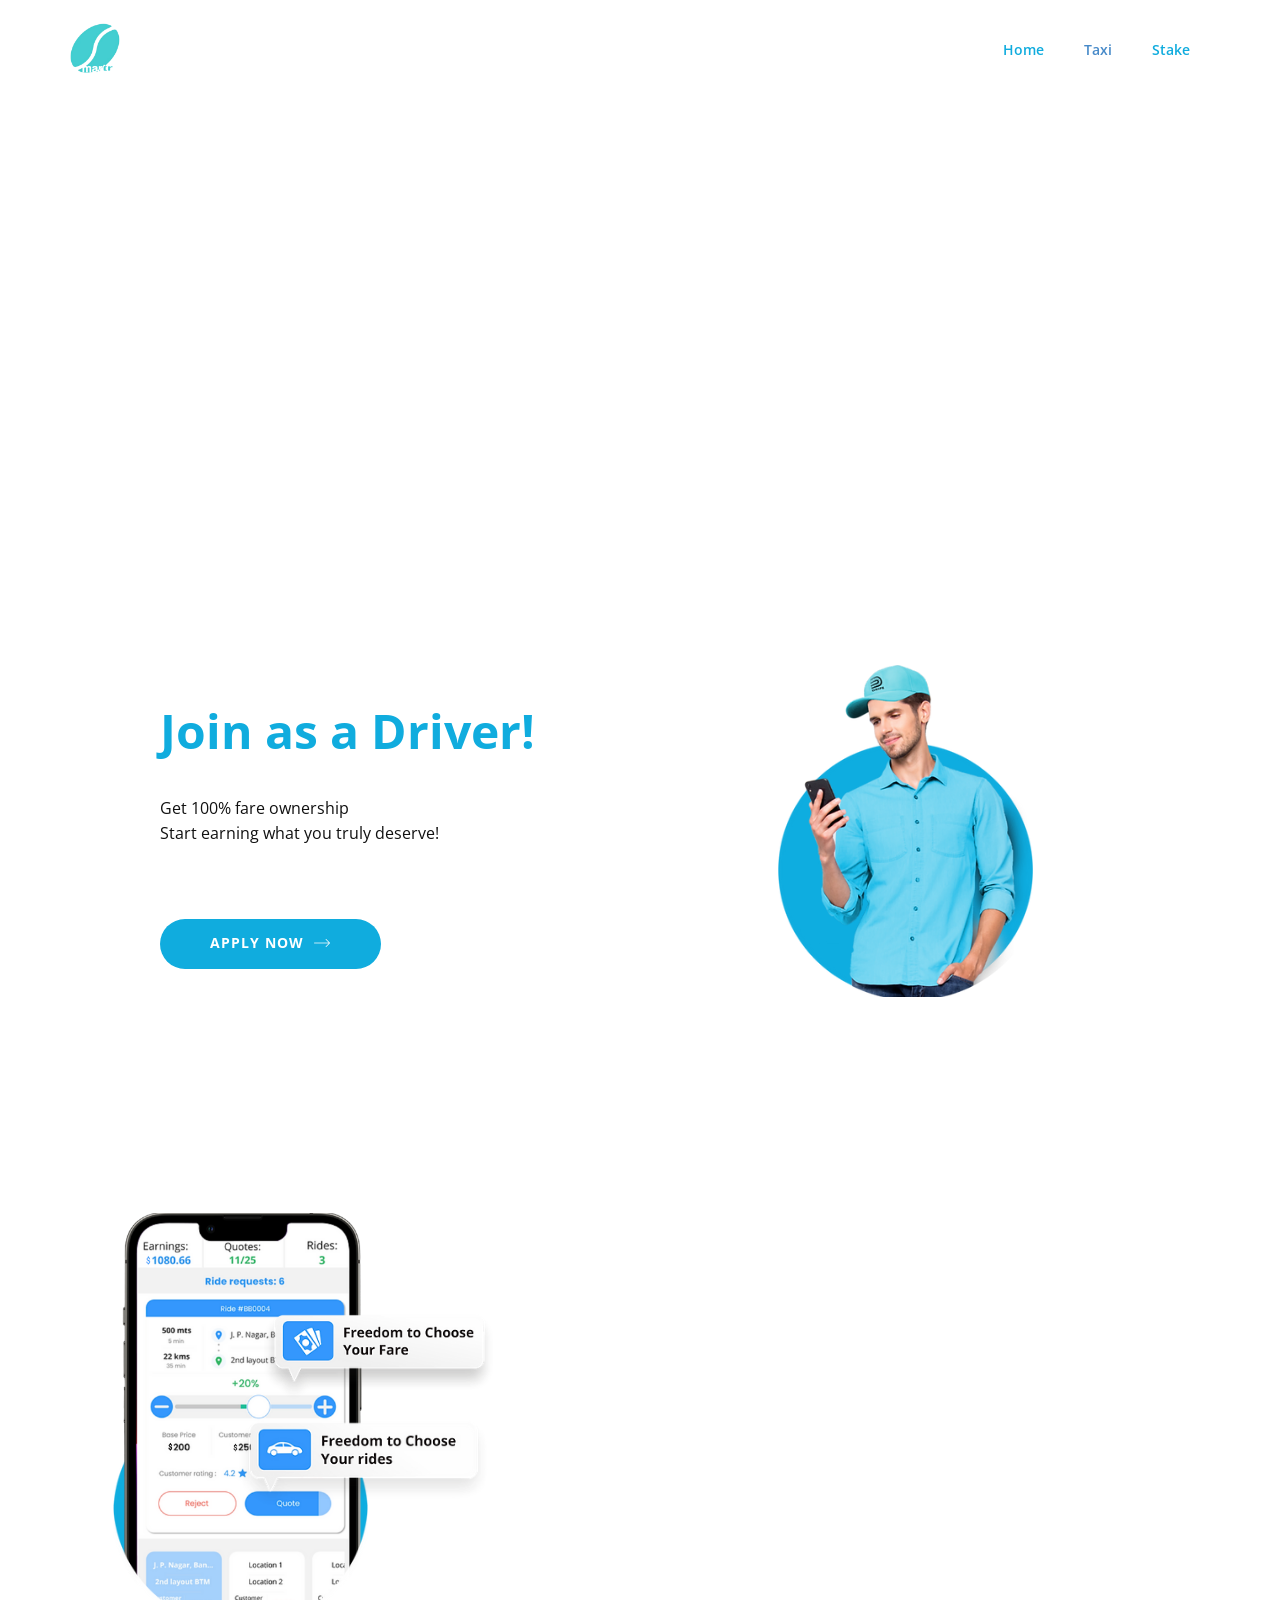
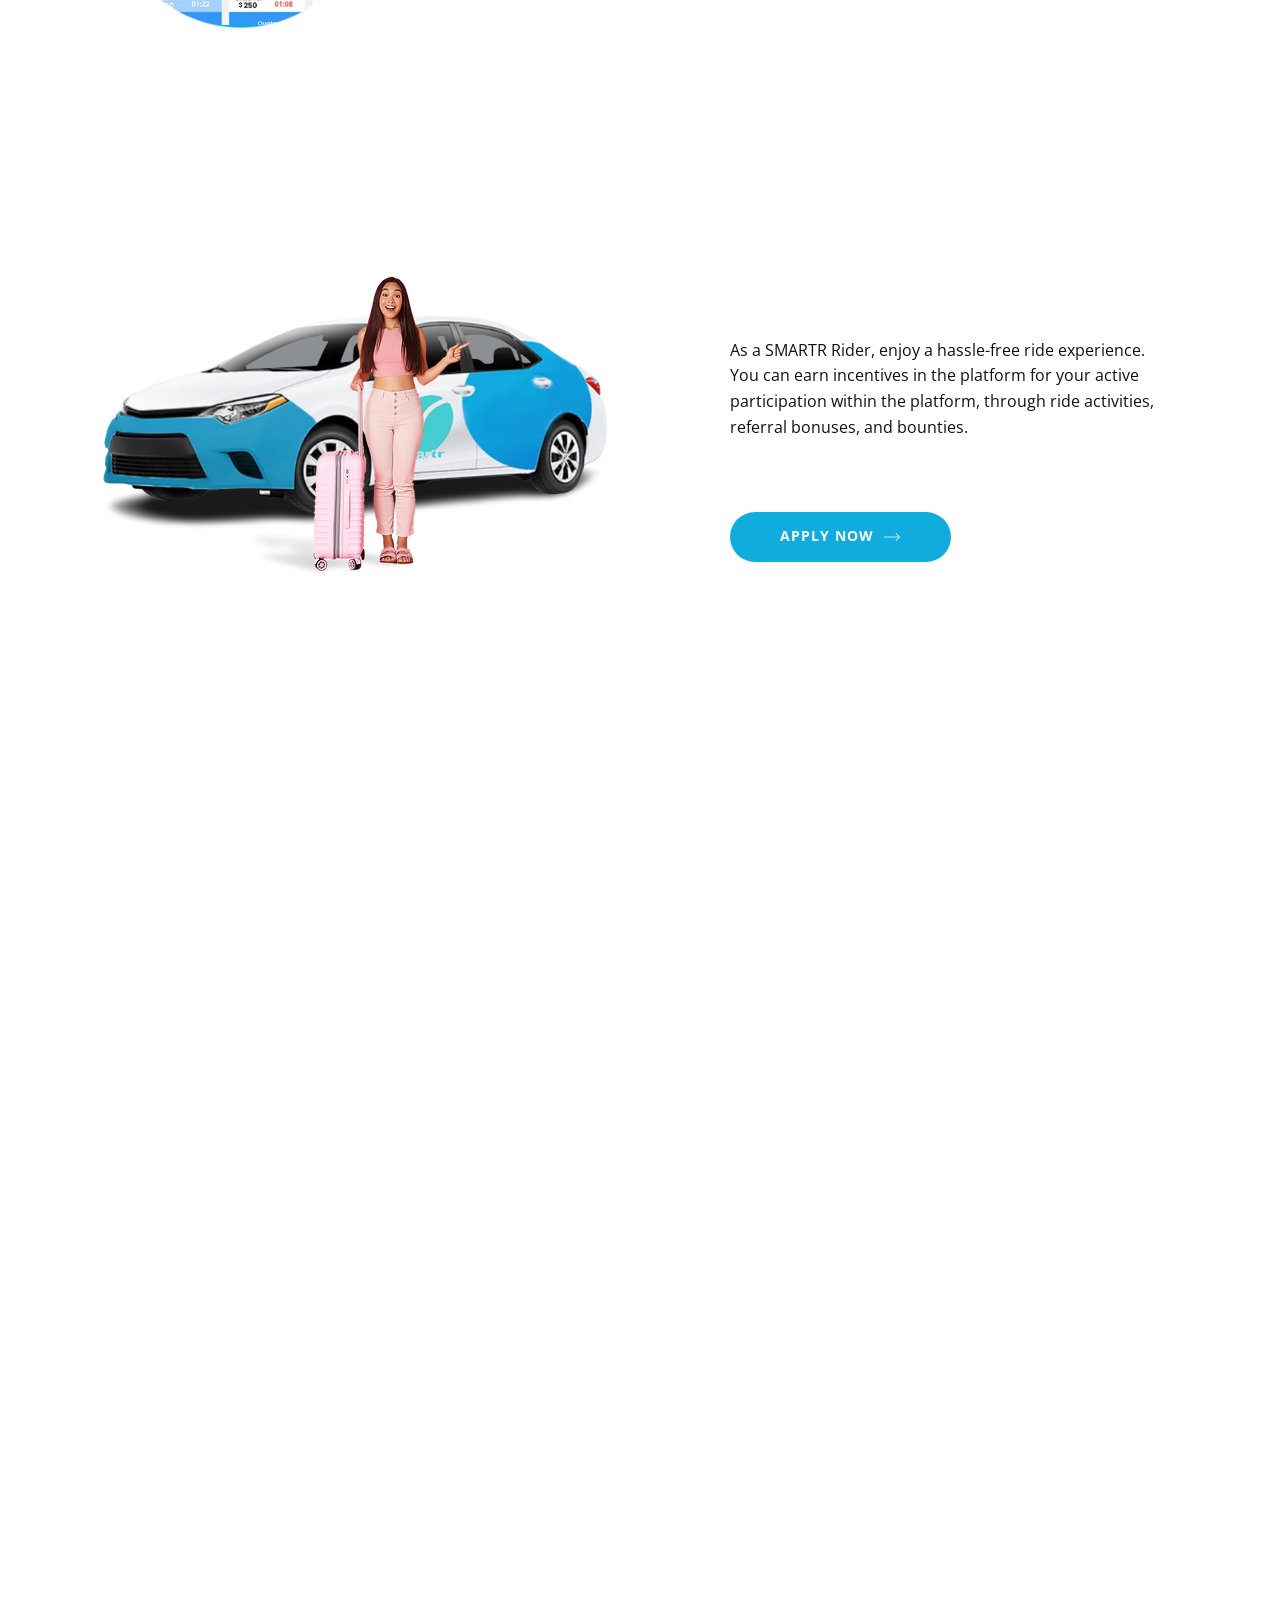
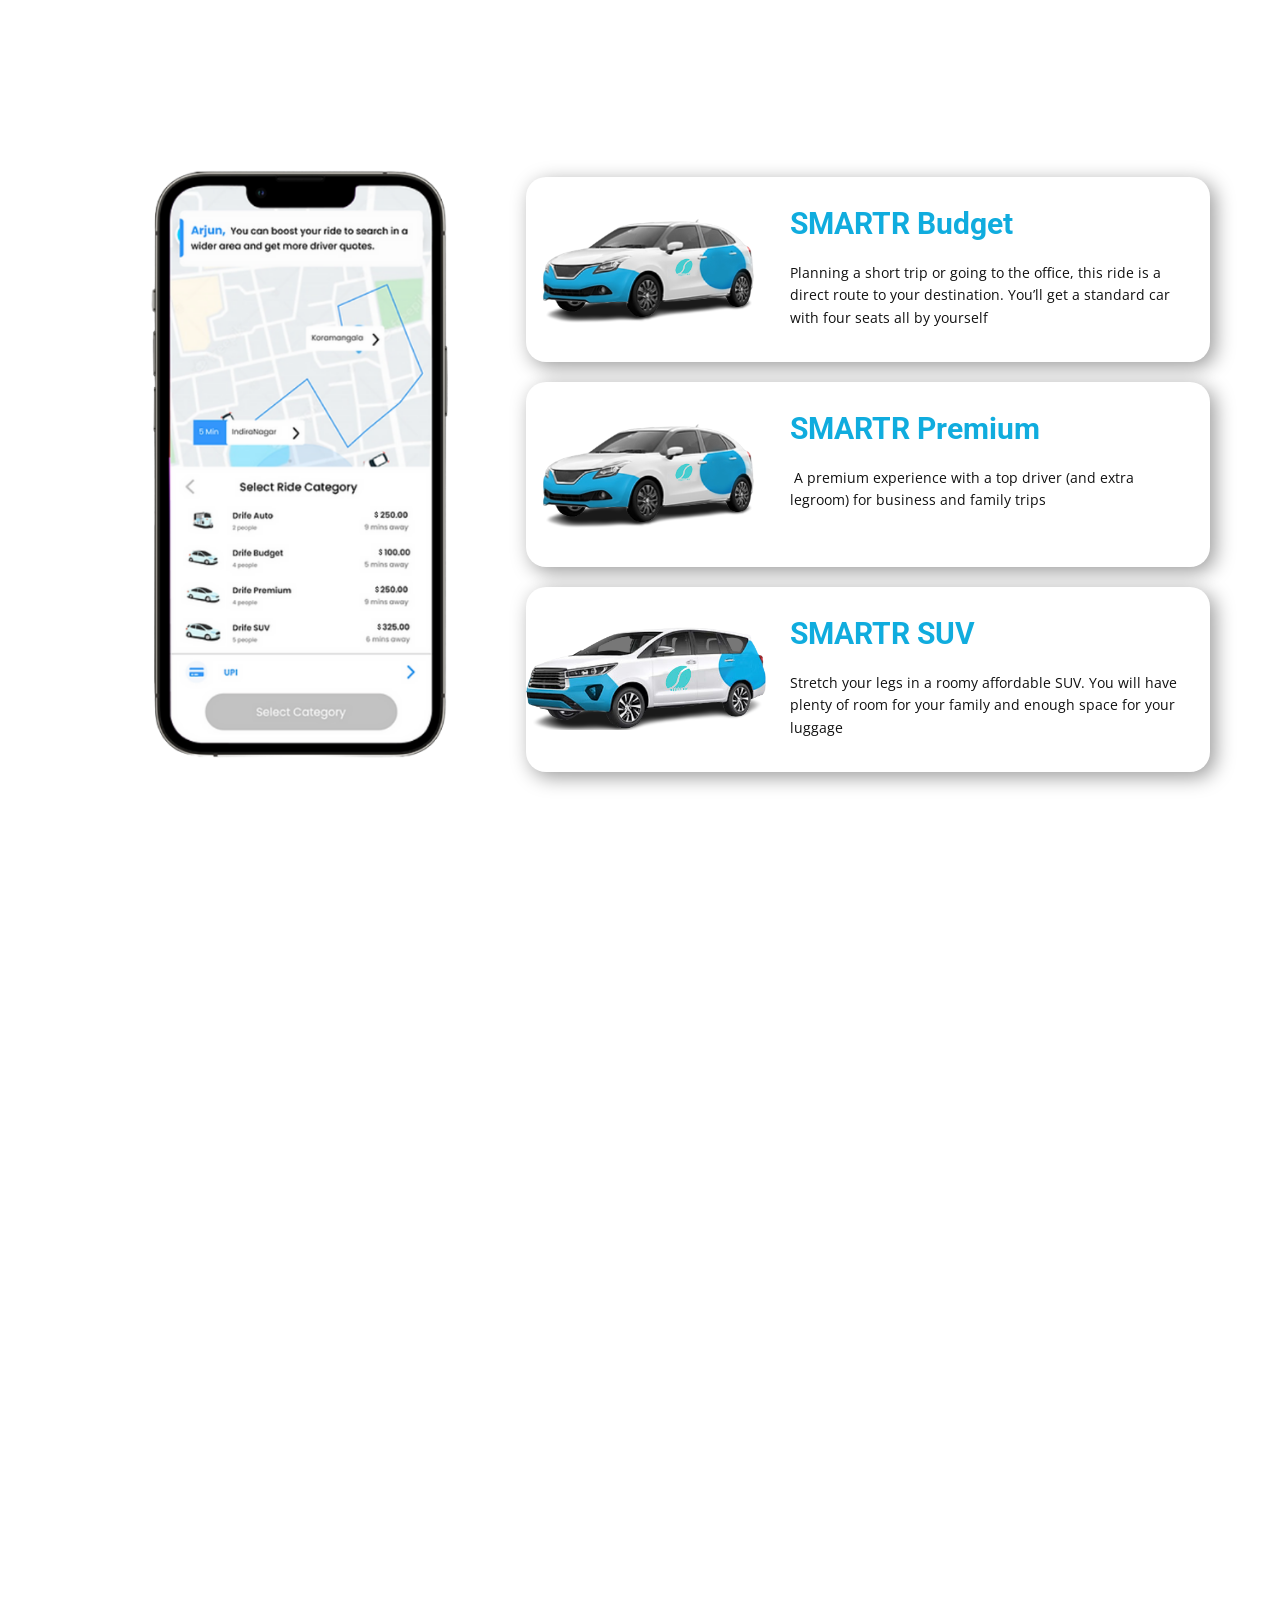
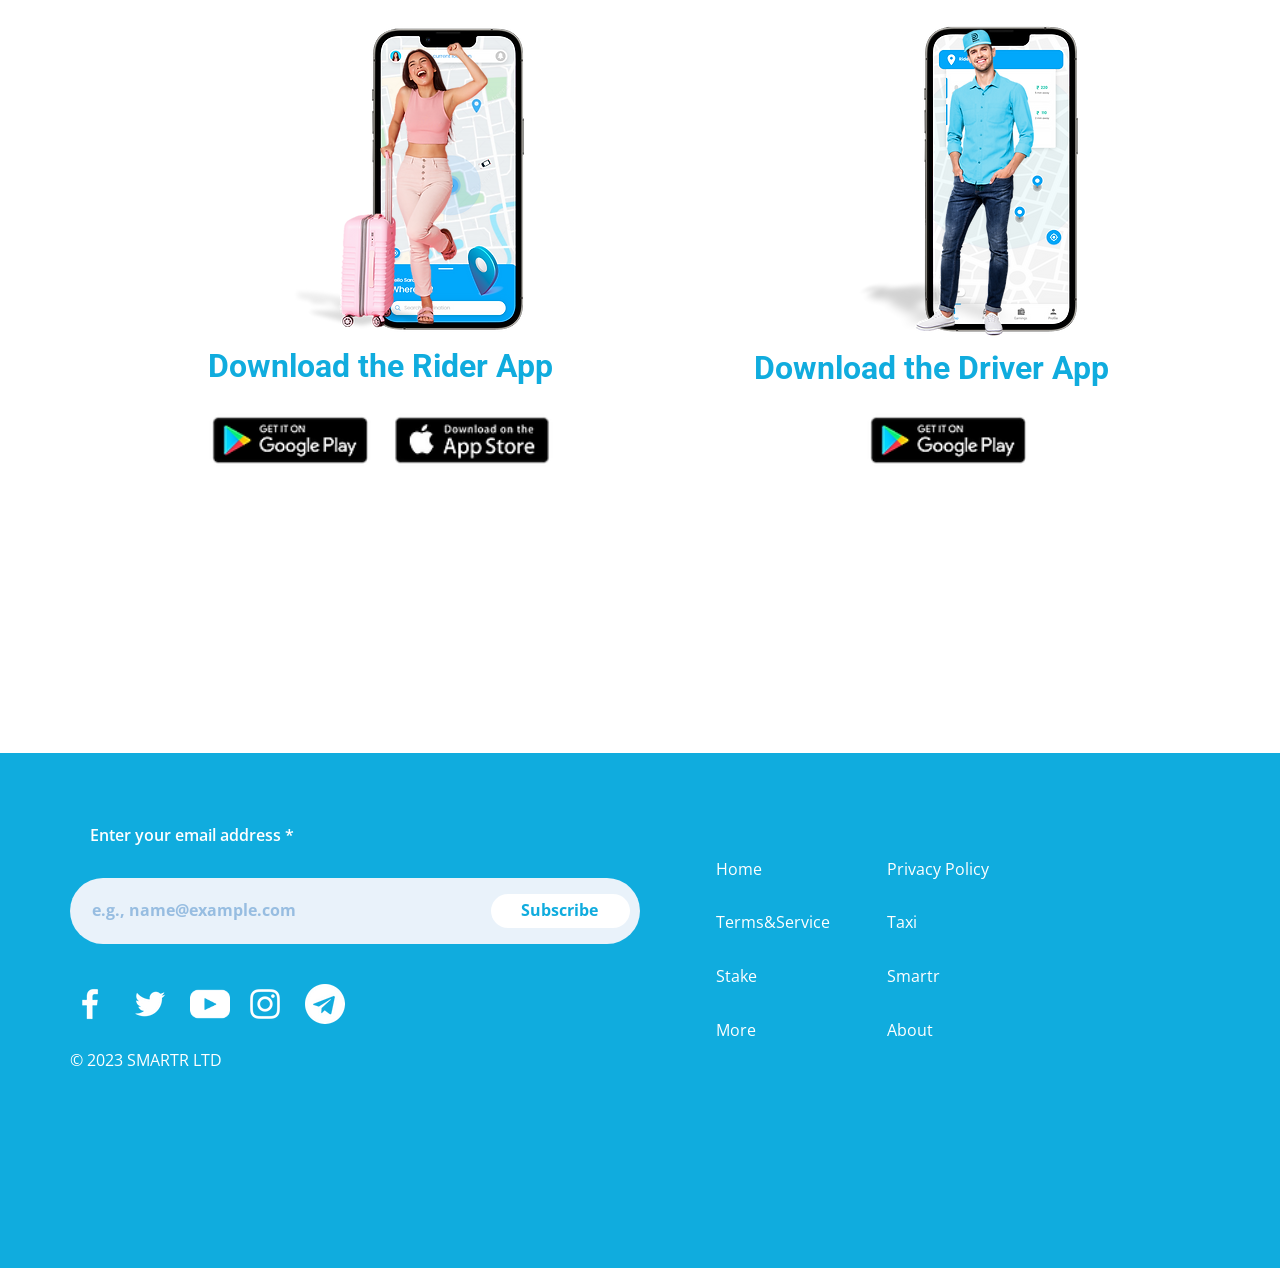
<file: well-known/Taxi.html>
<!DOCTYPE html>
<html style="font-size: 16px;" lang="en"><head>
    <meta name="viewport" content="width=device-width, initial-scale=1.0">
    <meta charset="utf-8">
    <meta name="keywords" content="SMARTR​, ​Taxi 3.0 | Ride-hailing Reimagined">
    <meta name="description" content="">
    <title>Taxi</title>
    <link rel="stylesheet" href="main.css" media="screen">
<link rel="stylesheet" href="Taxi.css" media="screen">
    <script class="u-script" type="text/javascript" src="jquery.js" defer=""></script>
    <script class="u-script" type="text/javascript" src="main.js" defer=""></script>
    <meta name="generator" content="Nicepage 4.21.5, smartr.app">
    <link id="u-theme-google-font" rel="stylesheet" href="https://fonts.googleapis.com/css?family=Roboto:100,100i,300,300i,400,400i,500,500i,700,700i,900,900i|Open+Sans:300,300i,400,400i,500,500i,600,600i,700,700i,800,800i">
    
    
    
    
    
    
    
    
    
    
    
    
    <script type="application/ld+json">{
		"@context": "http://schema.org",
		"@type": "Organization",
		"name": "",
		"logo": "images/logo_dark2.png"
}</script>
    <meta name="theme-color" content="#478ac9">
    <meta property="og:title" content="Taxi">
    <meta property="og:type" content="website">
  </head>
  <body class="u-body u-xl-mode" data-lang="en"><header class="u-clearfix u-header u-header" id="sec-79bc"><div class="u-clearfix u-sheet u-sheet-1">
        <a href="https://smartr.app" class="u-image u-logo u-image-1" data-image-width="337" data-image-height="335">
          <img src="images/logo_dark2.png" class="u-logo-image u-logo-image-1">
        </a>
        <nav class="u-menu u-menu-one-level u-menu-open-right u-offcanvas u-menu-1" data-responsive-from="MD">
          <div class="menu-collapse" style="font-size: 0.875rem; letter-spacing: 0px; font-weight: 600;">
            <a class="u-button-style u-custom-color-1 u-custom-left-right-menu-spacing u-custom-padding-bottom u-custom-text-color u-custom-text-hover-color u-custom-text-shadow u-custom-top-bottom-menu-spacing u-nav-link u-text-active-palette-1-base u-text-hover-palette-2-base" href="#" style="background-image: none;">
              <svg class="u-svg-link" viewBox="0 0 24 24"><use xmlns:xlink="http://www.w3.org/1999/xlink" xlink:href="#menu-hamburger"></use></svg>
              <svg class="u-svg-content" version="1.1" id="menu-hamburger" viewBox="0 0 16 16" x="0px" y="0px" xmlns:xlink="http://www.w3.org/1999/xlink" xmlns="http://www.w3.org/2000/svg"><g><rect y="1" width="16" height="2"></rect><rect y="7" width="16" height="2"></rect><rect y="13" width="16" height="2"></rect>
</g></svg>
            </a>
          </div>
          <div class="u-custom-menu u-nav-container">
            <ul class="u-nav u-unstyled u-nav-1"><li class="u-nav-item"><a class="u-button-style u-nav-link u-text-active-palette-1-base u-text-custom-color-1 u-text-hover-palette-1-base" href="index.html" style="padding: 10px 20px;">Home</a>
</li><li class="u-nav-item"><a class="u-button-style u-nav-link u-text-active-palette-1-base u-text-custom-color-1 u-text-hover-palette-1-base" href="Taxi.html" style="padding: 10px 20px;">Taxi</a>
</li><li class="u-nav-item"><a class="u-button-style u-nav-link u-text-active-palette-1-base u-text-custom-color-1 u-text-hover-palette-1-base" href="Stake.html" style="padding: 10px 20px;">Stake</a>
</li></ul>
          </div>
          <div class="u-custom-menu u-nav-container-collapse">
            <div class="u-container-style u-custom-color-1 u-inner-container-layout u-sidenav u-sidenav-1" data-offcanvas-width="300">
              <div class="u-inner-container-layout u-sidenav-overflow">
                <div class="u-menu-close u-menu-close-1"></div>
                <ul class="u-align-center u-nav u-popupmenu-items u-unstyled u-nav-2"><li class="u-nav-item"><a class="u-button-style u-nav-link" href="index.html">Home</a>
</li><li class="u-nav-item"><a class="u-button-style u-nav-link" href="Taxi.html">Taxi</a>
</li><li class="u-nav-item"><a class="u-button-style u-nav-link" href="Stake.html">Stake</a>
</li></ul>
              </div>
            </div>
            <div class="u-black u-menu-overlay u-opacity u-opacity-70"></div>
          </div>
        </nav>
      </div></header>
    <section class="u-clearfix u-hidden-xs u-section-1" id="sec-b107">
      <div class="u-clearfix u-sheet u-uploaded-video u-video u-video-cover-xs u-video-1">
        <div class="u-absolute-hcenter u-background-video u-expanded" style="animation-duration: 1000ms;">
          <div class="embed-responsive">
            <video class="embed-responsive-item" data-autoplay="1" loop="" muted="1" autoplay="autoplay" playsinline="">
              <source src="files/file.mp4" type="video/mp4">
              <p>Your browser does not support HTML5 video.</p>
            </video>
          </div>
        </div>
        <h1 class="u-text u-text-body-alt-color u-text-default u-text-1"> Hassle-free ride Experience<br>at your door steps!
        </h1>
        <p class="u-text u-text-body-alt-color u-text-default u-text-2"> #DrifeAway #RideTheChange</p>
      </div>
    </section>
    <section class="u-clearfix u-hidden-lg u-hidden-md u-hidden-sm u-hidden-xl u-section-2" id="sec-4b27">
      <div class="u-clearfix u-sheet u-uploaded-video u-video-cover-xs u-sheet-1">
        <img class="u-expanded-width-xs u-image u-image-default u-image-1" src="images/SmartR.png" alt="" data-image-width="560" data-image-height="315">
        <a href="https://play.google.com/store/apps/details?id=com.smartr.cutomerapp" target="_blank"><img class="u-image u-image-contain u-image-default u-preserve-proportions u-image-2" src="images/Group13240.webp" alt="" data-image-width="139" data-image-height="58"></a>
        <img class="u-image u-image-contain u-image-default u-preserve-proportions u-image-3" src="images/Group13241.webp" alt="" data-image-width="139" data-image-height="58">
      </div>
    </section>
    <section class="u-clearfix u-section-3" id="sec-deb4">
      <div class="u-clearfix u-sheet u-valign-middle-xs u-sheet-1">
        <div class="u-clearfix u-expanded-width u-layout-wrap u-layout-wrap-1">
          <div class="u-layout">
            <div class="u-layout-row">
              <div class="u-align-center-xs u-align-left-lg u-align-left-md u-align-left-sm u-align-left-xl u-container-style u-layout-cell u-size-30 u-layout-cell-1">
                <div class="u-container-layout u-container-layout-1">
                  <h1 class="u-custom-font u-text u-text-custom-color-1 u-text-font u-text-1" data-animation-name="customAnimationIn" data-animation-duration="1500"> Join as a Driver!</h1>
                  <p class="u-text u-text-2"> Get 100% fare ownership<br>Start earning what you truly deserve!
                  </p>
                  <a href="https://smartr.app/k/aesthetic-html-templates" class="u-border-hover-palette-1-base u-border-none u-btn u-btn-round u-button-style u-custom-color-1 u-hover-palette-1-base u-radius-50 u-btn-1">APPly Now&nbsp;​&nbsp;<span class="u-file-icon u-icon u-text-white u-icon-1"><img src="images/85.png" alt=""></span>
                  </a>
                </div>
              </div>
              <div class="u-container-style u-layout-cell u-size-30 u-layout-cell-2">
                <div class="u-container-layout u-valign-middle-xs u-container-layout-2">
                  <div class="u-align-center u-clearfix u-group-elements u-group-elements-1">
                    <img class="u-expanded u-image u-image-contain u-image-default" src="images/Bitmap.webp" alt="" data-image-width="303" data-image-height="394">
                    <img class="u-expanded-width u-image u-image-contain u-image-default u-image-2" src="images/Ellipse.png" alt="" data-image-width="286" data-image-height="284">
                  </div>
                </div>
              </div>
            </div>
          </div>
        </div>
      </div>
    </section>
    <section class="u-clearfix u-section-4" id="sec-e2d6">
      <div class="u-clearfix u-sheet u-sheet-1">
        <div class="u-clearfix u-expanded-width u-layout-wrap u-layout-wrap-1">
          <div class="u-layout">
            <div class="u-layout-row">
              <div class="u-container-style u-layout-cell u-size-24 u-layout-cell-1">
                <div class="u-container-layout u-container-layout-1">
                  <div class="u-clearfix u-group-elements u-group-elements-1">
                    <img class="u-image u-image-contain u-image-default u-image-1" src="images/Ellipse.png" alt="" data-image-width="286" data-image-height="284">
                    <img class="u-image u-image-default u-image-2" src="images/riderequestAsset11.png" alt="" data-image-width="339" data-image-height="548">
                    <img class="u-image u-image-contain u-image-default u-image-3" src="images/Curve2.webp" alt="" data-image-width="286" data-image-height="266">
                    <img class="u-image u-image-contain u-image-default u-image-4" src="images/FreedomtochooseyourFare.webp" alt="" data-image-width="312" data-image-height="138">
                    <img class="u-image u-image-contain u-image-default u-image-5" src="images/FreedomtoChoose.webp" alt="" data-image-width="324" data-image-height="144">
                  </div>
                </div>
              </div>
              <div class="u-container-style u-layout-cell u-size-36 u-layout-cell-2">
                <div class="u-container-layout u-container-layout-2">
                  <div class="u-expanded-width u-list u-list-1">
                    <div class="u-repeater u-repeater-1">
                      <div class="u-container-style u-hover-feature u-list-item u-repeater-item u-list-item-1" data-animation-name="customAnimationIn" data-animation-duration="1500" data-animation-delay="0" data-animation-direction="X">
                        <div class="u-container-layout u-similar-container u-container-layout-3">
                          <h3 class="u-text u-text-custom-color-1 u-text-default u-text-1"> Instant Payment</h3>
                          <img class="u-image u-image-contain u-image-default u-preserve-proportions u-image-6" src="images/fees.svg" alt="" data-image-width="136" data-image-height="157">
                          <p class="u-text u-text-2"> With SMARTR, when you get paid for the ride, your earnings automatically get transferred to your bank account daily. You can choose how frequently you want to get paid from your driver app</p>
                        </div>
                      </div>
                      <div class="u-container-style u-hover-feature u-list-item u-repeater-item u-list-item-2" data-animation-name="customAnimationIn" data-animation-duration="1500" data-animation-delay="0" data-animation-direction="X">
                        <div class="u-container-layout u-similar-container u-container-layout-4">
                          <h3 class="u-text u-text-custom-color-1 u-text-default u-text-3"> No Commission</h3>
                          <img class="u-image u-image-contain u-image-default u-preserve-proportions u-image-7" src="images/govern.svg" alt="" data-image-width="188" data-image-height="186">
                          <p class="u-text u-text-4"> With SMARTR, 100% of the fare that’s paid will be yours, enabling you to take your full earnings home. Our zero-commission structure will lead to better incomes</p>
                        </div>
                      </div>
                      <div class="u-container-style u-hover-feature u-list-item u-repeater-item u-list-item-3" data-animation-name="customAnimationIn" data-animation-duration="1500" data-animation-delay="0" data-animation-direction="X">
                        <div class="u-container-layout u-similar-container u-container-layout-5">
                          <h3 class="u-text u-text-custom-color-1 u-text-default u-text-5"> Network Building</h3>
                          <img class="u-image u-image-contain u-image-default u-preserve-proportions u-image-8" src="images/earn.svg" alt="" data-image-width="184" data-image-height="156">
                          <p class="u-text u-text-6"> As a SMARTR Partner, you can earn incentives in the platform’s native DRF tokens for your active participation within the platform through ride activities, referral bonuses, and bounties</p>
                        </div>
                      </div>
                    </div>
                  </div>
                </div>
              </div>
            </div>
          </div>
        </div>
      </div>
      
      
      
    </section>
    <!-- <section class="u-clearfix u-custom-color-2 u-section-5" id="sec-4b60">
      <div class="u-clearfix u-sheet u-sheet-1">
        <h1 class="u-align-center u-custom-font u-text u-text-custom-color-1 u-text-font u-text-1" data-animation-name="customAnimationIn" data-animation-duration="1500"> Testimonials</h1>
        <div data-interval="5000" data-u-ride="carousel" class="u-carousel u-expanded-width u-slider u-slider-1" id="carousel-160b">
          <ol class="u-absolute-hcenter u-carousel-indicators u-carousel-indicators-1">
            <li data-u-target="#carousel-160b" class="u-active u-active-grey-10 u-grey-30" data-u-slide-to="0"></li>
            <li data-u-target="#carousel-160b" class="u-active-grey-10 u-grey-30" data-u-slide-to="1"></li>
            <li data-u-target="#carousel-160b" class="u-active-grey-10 u-grey-30" data-u-slide-to="2"></li>
          </ol>
          <div class="u-carousel-inner" role="listbox">
            <div class="u-active u-carousel-item u-container-align-center u-container-style u-slide">
              <div class="u-container-layout u-valign-top u-container-layout-1">
                <div class="u-align-center u-container-style u-group u-radius-20 u-shape-round u-white u-group-1">
                  <div class="u-container-layout u-container-layout-2">
                    <img class="u-border-3 u-border-white u-image u-image-circle u-preserve-proportions u-image-1" src="images/firdosh2.webp" alt="" data-image-width="199" data-image-height="198">
                    <p class="u-text u-text-2"> My name is&nbsp;Narsimhraju&nbsp;and have been a driver from the past 8 years, I have driven for different vendors and then came SMARTR in November 2021, where there was 0% commission and incentives per ride. SMARTR is a blessing in disguise to fulfil my commitments in these tough times.</p>
                  </div>
                </div>
              </div>
            </div>
            <div class="u-carousel-item u-container-align-center u-container-style u-slide">
              <div class="u-container-layout u-valign-top u-container-layout-3">
                <div class="u-align-center u-container-style u-group u-radius-20 u-shape-round u-white u-group-2">
                  <div class="u-container-layout u-container-layout-4">
                    <img class="u-border-3 u-border-white u-image u-image-circle u-preserve-proportions u-image-2" src="images/firdosh2.webp" alt="" data-image-width="199" data-image-height="198">
                    <p class="u-text u-text-3"> My name is&nbsp;Narsimhraju&nbsp;and have been a driver from the past 8 years, I have driven for different vendors and then came SMARTR in November 2021, where there was 0% commission and incentives per ride. SMARTR is a blessing in disguise to fulfil my commitments in these tough times.</p>
                  </div>
                </div>
              </div>
            </div>
            <div class="u-carousel-item u-container-align-center u-container-style u-slide">
              <div class="u-container-layout u-valign-top u-container-layout-5">
                <div class="u-align-center u-container-style u-group u-radius-20 u-shape-round u-white u-group-3">
                  <div class="u-container-layout u-container-layout-6">
                    <img class="u-border-3 u-border-white u-image u-image-circle u-preserve-proportions u-image-3" src="images/firdosh2.webp" alt="" data-image-width="199" data-image-height="198">
                    <p class="u-text u-text-4"> My name is&nbsp;Narsimhraju&nbsp;and have been a driver from the past 8 years, I have driven for different vendors and then came SMARTR in November 2021, where there was 0% commission and incentives per ride. SMARTR is a blessing in disguise to fulfil my commitments in these tough times.</p>
                  </div>
                </div>
              </div>
            </div>
          </div>
          <a class="u-absolute-vcenter u-carousel-control u-carousel-control-prev u-spacing-5 u-text-custom-color-1 u-carousel-control-1" href="#carousel-160b" role="button" data-u-slide="prev">
            <span aria-hidden="true">
              <svg viewBox="0 0 477.175 477.175"><path d="M145.188,238.575l215.5-215.5c5.3-5.3,5.3-13.8,0-19.1s-13.8-5.3-19.1,0l-225.1,225.1c-5.3,5.3-5.3,13.8,0,19.1l225.1,225
                    c2.6,2.6,6.1,4,9.5,4s6.9-1.3,9.5-4c5.3-5.3,5.3-13.8,0-19.1L145.188,238.575z"></path></svg>
            </span>
            <span class="sr-only">Previous</span>
          </a>
          <a class="u-absolute-vcenter u-carousel-control u-carousel-control-next u-spacing-5 u-text-custom-color-1 u-carousel-control-2" href="#carousel-160b" role="button" data-u-slide="next">
            <span aria-hidden="true">
              <svg viewBox="0 0 477.175 477.175"><path d="M360.731,229.075l-225.1-225.1c-5.3-5.3-13.8-5.3-19.1,0s-5.3,13.8,0,19.1l215.5,215.5l-215.5,215.5
                    c-5.3,5.3-5.3,13.8,0,19.1c2.6,2.6,6.1,4,9.5,4c3.4,0,6.9-1.3,9.5-4l225.1-225.1C365.931,242.875,365.931,234.275,360.731,229.075z"></path></svg>
            </span>
            <span class="sr-only">Next</span>
          </a>
        </div>
      </div>
    </section> -->
    <section class="u-clearfix u-section-6" id="sec-cfa7">
      <div class="u-clearfix u-sheet u-sheet-1">
        <div class="u-clearfix u-expanded-width u-layout-wrap u-layout-wrap-1">
          <div class="u-layout">
            <div class="u-layout-row">
              <div class="u-container-style u-layout-cell u-size-30 u-layout-cell-1">
                <div class="u-container-layout u-container-layout-1">
                  <img class="u-image u-image-contain u-image-default u-image-1" src="images/etios.png" alt="" data-image-width="576" data-image-height="276">
                  <img class="u-image u-image-contain u-image-default u-image-2" src="images/CommuterPointing.webp" alt="" data-image-width="244" data-image-height="375">
                </div>
              </div>
              <div class="u-align-left-lg u-align-left-md u-align-left-sm u-align-left-xl u-container-style u-layout-cell u-size-30 u-layout-cell-2">
                <div class="u-container-layout u-container-layout-2">
                  <h1 class="u-align-center-xs u-custom-font u-text u-text-custom-color-1 u-text-font u-text-1" data-animation-name="customAnimationIn" data-animation-duration="1500"> Join as a Rider</h1>
                  <p class="u-align-left-xs u-text u-text-2"> As a SMARTR Rider, enjoy a hassle-free ride experience. You can earn incentives in the platform for your active participation within the platform, through ride activities, referral bonuses, and bounties.</p>
                  <a href="https://smartr.app/k/aesthetic-html-templates" class="u-border-hover-palette-1-base u-border-none u-btn u-btn-round u-button-style u-custom-color-1 u-hover-palette-1-base u-radius-50 u-btn-1">APPly Now&nbsp;​&nbsp;<span class="u-file-icon u-icon u-text-white u-icon-1"><img src="images/85.png" alt=""></span>
                  </a>
                </div>
              </div>
            </div>
          </div>
        </div>
      </div>
    </section>
    <section class="u-clearfix u-section-7" id="sec-7d88">
      <div class="u-clearfix u-sheet u-sheet-1">
        <div class="u-expanded-width u-list u-list-1">
          <div class="u-repeater u-repeater-1">
            <div class="u-align-center-lg u-align-center-md u-align-center-sm u-align-center-xs u-container-style u-hover-feature u-list-item u-repeater-item u-list-item-1" data-animation-name="customAnimationIn" data-animation-duration="1500">
              <div class="u-container-layout u-similar-container u-container-layout-1">
                <img class="u-image u-image-contain u-image-default u-preserve-proportions u-image-1" src="images/search.svg" alt="" data-image-width="157" data-image-height="157">
                <h3 class="u-text u-text-custom-color-1 u-text-default-xl u-text-1"> Transparency &amp; Equitability</h3>
                <p class="u-align-center-xl u-text u-text-2"> Using smart contracts for the fare negotiations, governance, and managing stake-based services and privileges. Bringing transparency in Fare computation, dynamic pricing and commission-less payment transfers</p>
              </div>
            </div>
            <div class="u-align-center-lg u-align-center-md u-align-center-sm u-align-center-xs u-container-style u-hover-feature u-list-item u-repeater-item u-list-item-2" data-animation-name="customAnimationIn" data-animation-duration="1500">
              <div class="u-container-layout u-similar-container u-container-layout-2">
                <img class="u-image u-image-contain u-image-default u-preserve-proportions u-image-2" src="images/balance.svg" alt="" data-image-width="167" data-image-height="144">
                <h3 class="u-text u-text-custom-color-1 u-text-default-xl u-text-3"> Governance</h3>
                <p class="u-align-center-xl u-text u-text-4"> The platform itself is governed by a DAO where everyone can participate in decision making by putting forth proposals and voting on them</p>
              </div>
            </div>
            <div class="u-align-center-lg u-align-center-md u-align-center-sm u-align-center-xs u-container-style u-hover-feature u-list-item u-repeater-item u-list-item-3" data-animation-name="customAnimationIn" data-animation-duration="1500">
              <div class="u-container-layout u-similar-container u-container-layout-3">
                <img class="u-image u-image-contain u-image-default u-preserve-proportions u-image-3" src="images/token.svg" alt="" data-image-width="168" data-image-height="182">
                <h3 class="u-text u-text-custom-color-1 u-text-default-xl u-text-5"> Tokenized Economy</h3>
                <p class="u-align-center-xl u-text u-text-6"> The native platform utility tokens are used for gamifying loyalty, rewards and incentives, while stable tokens are used for on-chain macro and micropayment transfers. Native tokens are meant to be staked for acquiring Franchise NFTs or FNFTs which provide the franchisee rights to use the name and system of SMARTR</p>
              </div>
            </div>
            <div class="u-align-center-lg u-align-center-md u-align-center-sm u-align-center-xs u-container-style u-hover-feature u-list-item u-repeater-item u-list-item-4" data-animation-name="customAnimationIn" data-animation-duration="1500">
              <div class="u-container-layout u-similar-container u-container-layout-4">
                <img class="u-image u-image-contain u-image-default u-preserve-proportions u-image-4" src="images/Fnft.svg" alt="" data-image-width="168" data-image-height="157">
                <h3 class="u-text u-text-custom-color-1 u-text-default-xl u-text-7">Sample Headline</h3>
                <p class="u-align-center-xl u-text u-text-8"> SMARTR is bringing for the first time, a franchise model to the ride-hailing industry, enabled by NFT technology. This will usher a new paradigm of doing business in the ride-hailing industry in particular and the transportation industry at large</p>
              </div>
            </div>
            <div class="u-align-center-lg u-align-center-md u-align-center-sm u-align-center-xs u-container-style u-hover-feature u-list-item u-repeater-item u-list-item-5" data-animation-name="customAnimationIn" data-animation-duration="1500">
              <div class="u-container-layout u-similar-container u-container-layout-5">
                <img class="u-image u-image-contain u-image-default u-preserve-proportions u-image-5" src="images/Fnft.svg" alt="" data-image-width="168" data-image-height="157">
                <h3 class="u-text u-text-custom-color-1 u-text-default-xl u-text-9">Sample Headline</h3>
                <p class="u-align-center-xl u-text u-text-10"> SMARTR is bringing for the first time, a franchise model to the ride-hailing industry, enabled by NFT technology. This will usher a new paradigm of doing business in the ride-hailing industry in particular and the transportation industry at large</p>
              </div>
            </div>
            <div class="u-align-center-lg u-align-center-md u-align-center-sm u-align-center-xs u-container-style u-hover-feature u-list-item u-repeater-item u-list-item-6" data-animation-name="customAnimationIn" data-animation-duration="1500">
              <div class="u-container-layout u-similar-container u-container-layout-6">
                <img class="u-image u-image-contain u-image-default u-preserve-proportions u-image-6" src="images/Fnft.svg" alt="" data-image-width="168" data-image-height="157">
                <h3 class="u-text u-text-custom-color-1 u-text-default-xl u-text-11">Sample Headline</h3>
                <p class="u-align-center-xl u-text u-text-12"> SMARTR is bringing for the first time, a franchise model to the ride-hailing industry, enabled by NFT technology. This will usher a new paradigm of doing business in the ride-hailing industry in particular and the transportation industry at large</p>
              </div>
            </div>
          </div>
        </div>
      </div>
      
      
      
      
      
      
    </section>
    <section class="u-clearfix u-section-8" id="sec-2587">
      <div class="u-clearfix u-sheet u-sheet-1">
        <h1 class="u-align-center u-custom-font u-text u-text-custom-color-1 u-text-font u-text-1" data-animation-name="customAnimationIn" data-animation-duration="1500"> Ride in Style With SMARTR</h1>
        <div class="u-clearfix u-expanded-width u-layout-wrap u-layout-wrap-1">
          <div class="u-layout">
            <div class="u-layout-row">
              <div class="u-container-style u-layout-cell u-size-24 u-layout-cell-1">
                <div class="u-container-layout u-valign-middle u-container-layout-1">
                  <img class="u-image u-image-contain u-image-default u-image-1" src="images/Asset13.png" alt="" data-image-width="312" data-image-height="588">
                </div>
              </div>
              <div class="u-container-style u-layout-cell u-size-36 u-layout-cell-2">
                <div class="u-container-layout u-container-layout-2">
                  <div class="u-align-center-xs u-container-style u-expanded-width u-group u-hover-feature u-radius-20 u-shape-round u-white u-group-1">
                    <div class="u-container-layout u-container-layout-3">
                      <h3 class="u-align-left-lg u-align-left-md u-align-left-sm u-align-left-xl u-text u-text-custom-color-1 u-text-2"> SMARTR Budget</h3>
                      <img class="u-image u-image-contain u-image-default u-preserve-proportions u-image-2" src="images/Baleno.png" alt="" data-image-width="244" data-image-height="126">
                      <p class="u-text u-text-3"> Planning a short trip or going to the office, this ride is a direct route​ to your destination. You’ll get a standard car with four seats all by yourself</p>
                    </div>
                  </div>
                  <div class="u-container-style u-expanded-width u-group u-hover-feature u-radius-20 u-shape-round u-white u-group-2">
                    <div class="u-container-layout u-container-layout-4">
                      <h3 class="u-align-center-xs u-align-left-lg u-align-left-md u-align-left-sm u-align-left-xl u-text u-text-custom-color-1 u-text-4"> SMARTR Premium</h3>
                      <img class="u-image u-image-contain u-image-default u-preserve-proportions u-image-3" src="images/Baleno.png" alt="" data-image-width="244" data-image-height="126">
                      <p class="u-text u-text-5"> &nbsp;A premium experience with a top driver (and extra legroom) for business and family trips</p>
                    </div>
                  </div>
                  <div class="u-align-center-xs u-container-style u-expanded-width u-group u-hover-feature u-radius-20 u-shape-round u-white u-group-3">
                    <div class="u-container-layout u-container-layout-5">
                      <h3 class="u-align-left-lg u-align-left-md u-align-left-sm u-align-left-xl u-text u-text-custom-color-1 u-text-6"> SMARTR SUV</h3>
                      <img class="u-image u-image-contain u-image-default u-preserve-proportions u-image-4" src="images/innovanew.png" alt="" data-image-width="287" data-image-height="124">
                      <p class="u-text u-text-7"> Stretch your legs in a roomy affordable SUV. You will have plenty of room for your family and enough space for your luggage</p>
                    </div>
                  </div>
                </div>
              </div>
            </div>
          </div>
        </div>
      </div>
      
      
      
    </section>
    <section class="u-clearfix u-hidden-lg u-hidden-md u-hidden-sm u-hidden-xs u-section-9" id="sec-2d27">
      <div class="u-clearfix u-sheet u-sheet-1">
        <div class="u-uploaded-video u-video u-video-cover u-video-1">
          <div class="embed-responsive">
            <video class="embed-responsive-item" data-autoplay="1" loop="" muted="1" autoplay="autoplay" playsinline="">
              <source src="files/Drife-DecentralizedTaxi_2.mp4" type="video/mp4">
              <p>Your browser does not support HTML5 video.</p>
            </video>
          </div>
        </div>
        <div class="u-expanded-width u-list u-list-1">
          <div class="u-repeater u-repeater-1">
            <div class="u-container-style u-list-item u-repeater-item u-shape-rectangle u-list-item-1" data-animation-name="customAnimationIn" data-animation-duration="1250" data-animation-direction="">
              <div class="u-container-layout u-similar-container u-container-layout-1">
                <img class="u-image u-image-contain u-image-default u-preserve-proportions u-image-1" src="images/download.svg" alt="" data-image-width="569" data-image-height="554">
                <h1 class="u-text u-text-body-alt-color u-text-default u-text-1"> 100k+</h1>
                <h4 class="u-text u-text-body-alt-color u-text-default u-text-2">DOWNLOADS</h4>
              </div>
            </div>
            <div class="u-container-style u-list-item u-repeater-item u-shape-rectangle u-list-item-2" data-animation-name="customAnimationIn" data-animation-duration="1250" data-animation-direction="">
              <div class="u-container-layout u-similar-container u-container-layout-2">
                <img class="u-image u-image-contain u-image-default u-preserve-proportions u-image-2" src="images/taxi.svg" alt="" data-image-width="746" data-image-height="612">
                <h1 class="u-text u-text-body-alt-color u-text-default u-text-3"> 285k+</h1>
                <h4 class="u-text u-text-body-alt-color u-text-default u-text-4"> RIDE REQUESTS</h4>
              </div>
            </div>
            <div class="u-container-style u-list-item u-repeater-item u-shape-rectangle u-list-item-3" data-animation-name="customAnimationIn" data-animation-duration="1250" data-animation-direction="">
              <div class="u-container-layout u-similar-container u-container-layout-3">
                <img class="u-image u-image-contain u-image-default u-preserve-proportions u-image-3" src="images/riders.svg" alt="" data-image-width="620" data-image-height="672">
                <h1 class="u-text u-text-body-alt-color u-text-default u-text-5"> 19k+</h1>
                <h4 class="u-text u-text-body-alt-color u-text-default u-text-6"> DRIVERS</h4>
              </div>
            </div>
            <div class="u-container-style u-list-item u-repeater-item u-shape-rectangle u-list-item-4" data-animation-name="customAnimationIn" data-animation-duration="1250" data-animation-direction="">
              <div class="u-container-layout u-similar-container u-container-layout-4">
                <img class="u-image u-image-contain u-image-default u-preserve-proportions u-image-4" src="images/drivers.svg" alt="" data-image-width="620" data-image-height="620">
                <h1 class="u-text u-text-body-alt-color u-text-default u-text-7"> 72k+</h1>
                <h4 class="u-text u-text-body-alt-color u-text-default u-text-8"> HAPPY RIDERS</h4>
              </div>
            </div>
          </div>
        </div>
      </div>
    </section>
    <section class="u-clearfix u-hidden-xl u-section-10" id="sec-af8e">
      <div class="u-clearfix u-sheet u-valign-middle-xs u-sheet-1">
        <div class="u-expanded-width-lg u-expanded-width-md u-expanded-width-sm u-expanded-width-xl u-list u-list-1">
          <div class="u-repeater u-repeater-1">
            <div class="u-container-style u-image u-list-item u-repeater-item u-shape-rectangle u-image-1" data-animation-name="customAnimationIn" data-animation-duration="1250" data-animation-direction="" data-image-width="252" data-image-height="236">
              <div class="u-container-layout u-similar-container u-container-layout-1">
                <h1 class="u-text u-text-body-alt-color u-text-default u-text-1"> 100k+</h1>
                <h4 class="u-align-left-xs u-text u-text-body-alt-color u-text-default u-text-2">DOWNLOADS</h4>
              </div>
            </div>
            <div class="u-container-style u-image u-list-item u-repeater-item u-shape-rectangle u-image-2" data-animation-name="customAnimationIn" data-animation-duration="1250" data-animation-direction="" data-image-width="252" data-image-height="236">
              <div class="u-container-layout u-similar-container u-container-layout-2">
                <h1 class="u-text u-text-body-alt-color u-text-default u-text-3"> 285k+</h1>
                <h4 class="u-align-left-xs u-text u-text-body-alt-color u-text-default u-text-4"> RIDE REQUESTS</h4>
              </div>
            </div>
            <div class="u-container-style u-image u-list-item u-repeater-item u-shape-rectangle u-image-3" data-animation-name="customAnimationIn" data-animation-duration="1250" data-animation-direction="" data-image-width="252" data-image-height="236">
              <div class="u-container-layout u-similar-container u-container-layout-3">
                <h1 class="u-text u-text-body-alt-color u-text-default u-text-5"> 19k+</h1>
                <h4 class="u-align-left-xs u-text u-text-body-alt-color u-text-default u-text-6"> DRIVERS</h4>
              </div>
            </div>
            <div class="u-container-style u-image u-list-item u-repeater-item u-shape-rectangle u-image-4" data-animation-name="customAnimationIn" data-animation-duration="1250" data-animation-direction="" data-image-width="252" data-image-height="236">
              <div class="u-container-layout u-similar-container u-container-layout-4">
                <h1 class="u-text u-text-body-alt-color u-text-default u-text-7"> 72k+</h1>
                <h4 class="u-align-left-xs u-text u-text-body-alt-color u-text-default u-text-8"> HAPPY RIDERS</h4>
              </div>
            </div>
          </div>
        </div>
      </div>
    </section>
    <section class="u-clearfix u-valign-middle-md u-valign-middle-sm u-section-11" id="sec-09cb">
      <h1 class="u-align-center u-custom-font u-text u-text-custom-color-1 u-text-font u-text-1" data-animation-name="customAnimationIn" data-animation-duration="1500"> Ride with Blue</h1>
      <div class="u-clearfix u-expanded-width u-layout-wrap u-layout-wrap-1">
        <div class="u-layout">
          <div class="u-layout-row">
            <div class="u-container-style u-layout-cell u-size-30 u-layout-cell-1">
              <div class="u-container-layout u-valign-middle u-container-layout-1">
                <div class="u-clearfix u-expanded-width-md u-expanded-width-sm u-expanded-width-xs u-group-elements u-group-elements-1">
                  <img class="u-image u-image-contain u-image-default u-image-1" src="images/iphone-13-new-Rider-app.png" alt="" data-image-width="172" data-image-height="318">
                  <img class="u-image u-image-contain u-image-default u-image-2" src="images/CommuterHappy.png" alt="" data-image-width="286" data-image-height="300" data-animation-name="customAnimationIn" data-animation-duration="1500">
                  <h3 class="u-align-center u-text u-text-custom-color-1 u-text-2">Download the Rider App </h3>
                  <a href="https://play.google.com/store/apps/details?id=com.smartr.cutomerapp" target="_blank"><img class="u-image u-image-contain u-image-default u-preserve-proportions u-image-3" src="images/Group13240.webp" alt="" data-image-width="139" data-image-height="58"></a>
                  <img class="u-image u-image-contain u-image-default u-preserve-proportions u-image-4" src="images/Group13241.webp" alt="" data-image-width="139" data-image-height="58">
                </div>
              </div>
            </div>
            <div class="u-container-style u-layout-cell u-size-30 u-layout-cell-2">
              <div class="u-container-layout u-valign-middle u-container-layout-2">
                <div class="u-clearfix u-group-elements u-group-elements-2">
                  <a href="https://play.google.com/store/apps/details?id=com.smartr.cutomerapp" target="_blank"><img class="u-image u-image-contain u-image-default u-image-5" src="images/iphone-13-new-Driver-app.png" alt="" data-image-width="174" data-image-height="318"></a>
                  <img class="u-image u-image-contain u-image-default u-image-6" src="images/GuySmilingwithShadow.png" alt="" data-image-width="219" data-image-height="326" data-animation-name="customAnimationIn" data-animation-duration="1500">
                  <h3 class="u-align-center u-text u-text-custom-color-1 u-text-3"> Download the Driver App</h3>
                  <a href="https://play.google.com/store/apps/details?id=com.smartr.cutomerapp" target="_blank"><img class="u-image u-image-contain u-image-default u-preserve-proportions u-image-7" src="images/Group13240.webp" alt="" data-image-width="139" data-image-height="58"></a>
                </div>
              </div>
            </div>
          </div>
        </div>
      </div>
    </section>
    
    
    <footer class="u-align-center u-clearfix u-custom-color-1 u-footer u-footer" id="sec-c5dc"><div class="u-clearfix u-sheet u-sheet-1">
      <div class="u-clearfix u-expanded-width u-layout-wrap u-layout-wrap-1">
        <div class="u-layout">
          <div class="u-layout-row">
            <div class="u-container-style u-layout-cell u-size-30 u-layout-cell-1">
              <div class="u-container-layout u-container-layout-1">
                <p class="u-text u-text-default u-text-1" style="padding-bottom:30px;"> Enter your email address *</p>
                <div class="u-form u-hidden-xs u-palette-1-light-3 u-radius-34 u-form-1">
                  <form action="https://forms.nicepagesrv.com/Form/Process" class="u-clearfix u-form-horizontal u-form-spacing-15 u-inner-form" style="padding: 10px;" source="email">
                    <div class="u-form-group u-form-name u-label-none">
                      <label for="name-558c" class="u-label">Name</label>
                      <input type="text" placeholder="e.g., name@example.com" id="name-558c" name="name" class="u-input u-input-rectangle u-text-palette-1-base u-input-1" required="">
                    </div>
                    <div class="u-form-group u-form-submit u-label-none">
                      <a href="#" class="u-border-none u-btn u-btn-round u-btn-submit u-button-style u-radius-50 u-text-custom-color-1 u-white u-btn-1">Subscribe</a>
                      <input type="submit" value="submit" class="u-form-control-hidden">
                    </div>
                    <div class="u-form-send-message u-form-send-success">Thank you! Your message has been sent.</div>
                    <div class="u-form-send-error u-form-send-message">Unable to send your message. Please fix errors then try again.</div>
                    <input type="hidden" value="" name="recaptchaResponse">
                    <input type="hidden" name="formServices" value="e254c1df46d9bfc053e0cbe4c012d746">
                  </form>
                </div>
				<style type="text/css">
					.u-clearfix.u-group-elements.social-icons {
						display: inline-block;
						width: 275px;
						padding-top: 40px;
					}
					.u-expanded-width-xs.u-form.u-hidden-lg.u-hidden-md.u-hidden-sm.u-hidden-xl.u-form-2{
						margin-top:-365px;
					}
					.footer-copy-dsk{
						margin-top:-230px;
					}
					.footer-copy{
						display:none;
					}
					@media only screen and (max-width:500px) {
						.u-clearfix.u-group-elements.social-icons {
							padding-top: 100px!important;
						}
						.u-expanded-width-xs.u-form.u-hidden-lg.u-hidden-md.u-hidden-sm.u-hidden-xl.u-form-2{
							margin-top:-174px!important;
						}
						.u-footer .u-text-2 {
							width: auto;
							margin-left: auto;
							text-align: center!important;
							margin-top: -70px!important;
						}
						.footer-copy-dsk{
							display:none;
						}
						.footer-copy{
							display:block!important;
						}
					}
				</style>
                <div class="u-clearfix u-group-elements social-icons">
                  <span class="u-file-icon u-icon u-icon-1">
                    <a href="https://www.facebook.com/smartr01"><img src="images/23fd2a2be53141ed810f4d3dcdcd01fa.png" alt=""></a>
                  </span>
                  <span class="u-file-icon u-icon u-icon-2">
                    <a href="https://twitter.com/Smartrfirst?t=6T_6WCTPFJ7-14sak-Bnow&s=09"><img src="images/01ab6619093f45388d66736ec22e5885.png" alt=""></a>
                  </span>
				  <span class="u-file-icon u-icon u-icon-3">
					<a href="https://www.youtube.com/@smartrinc"><img src="images/youtube.png" alt=""></a>
					
				  </span>
				  <span class="u-file-icon u-icon u-icon-4">
					<a href="https://www.instagram.com/invites/contact/?i=1ugzyexkqkoy3&utm_content=o3oo0a0"><img src="images/81af6121f84c41a5b4391d7d37fce12a.png" alt=""></a>
				  </span>
				  <span class="u-file-icon u-icon u-icon-5">
					<a href="https://t.me/smartr01">
					  <img src="images/3af3d0_1987f05f01304443a19a668cfa3328d4_mv2.png" alt=""></a>
					
				  </span>
                </div>
                
                <div class="u-expanded-width-xs u-form u-hidden-lg u-hidden-md u-hidden-sm u-hidden-xl u-form-2">
                  <form action="https://forms.nicepagesrv.com/Form/Process" class="u-clearfix u-form-spacing-15 u-form-vertical u-inner-form" style="padding: 10px;" source="email">
                    <div class="u-form-group u-form-name u-label-none">
                      <label for="name-558c" class="u-label">Name</label>
                      <input type="text" placeholder="e.g., name@example.com" id="name-558c" name="name" class="u-custom-color-2 u-input u-input-rectangle u-radius-50 u-text-palette-1-base u-input-2" required="">
                    </div>
                    <div class="u-align-center-xs u-form-group u-form-submit u-label-none">
                      <a href="#" class="u-btn u-btn-round u-btn-submit u-button-style u-hover-palette-1-dark-1 u-palette-1-base u-radius-50 u-btn-2">Subscribe</a>
                      <input type="submit" value="submit" class="u-form-control-hidden">
                    </div>
                    <div class="u-form-send-message u-form-send-success">Thank you! Your message has been sent.</div>
                    <div class="u-form-send-error u-form-send-message">Unable to send your message. Please fix errors then try again.</div>
                    <input type="hidden" value="" name="recaptchaResponse">
                    <input type="hidden" name="formServices" value="e254c1df46d9bfc053e0cbe4c012d746">
                  </form>
                </div>
				<p class="footer-copy-dsk"> © 2023 SMARTR LTD</p>
              </div>
            </div>
			
			<div class="u-container-style u-layout-cell u-size-30 u-layout-cell-2">
			<style type="text/css">@media only screen and (max-width:500px) {
				.u-footer .u-container-layout-2 {
					padding-top: 50px!important;
					
				}
			}
			
			</style>
              <div class="u-container-layout u-valign-top-xs u-container-layout-2">
                <div class="u-list u-list-1">
                  <div class="u-repeater u-repeater-1">
                    <div class="u-container-style u-list-item u-repeater-item">
                      <div class="u-container-layout u-similar-container u-valign-middle u-container-layout-3">
                        <div class="styleable_link u-clearfix u-custom-html u-custom-html-1">
                          <div><a href="index.html" style="color: white">Home</a></div>
                        </div>
                      </div>
                    </div>
                    <div class="u-container-style u-list-item u-repeater-item">
                      <div class="u-container-layout u-similar-container u-valign-middle u-container-layout-4">
                        <div class="styleable_link u-clearfix u-custom-html u-custom-html-2">
                          <div><a href="policy_view.html" style="color: white">Privacy Policy</a></div>
                        </div>
                      </div>
                    </div>
                    <div class="u-container-style u-list-item u-repeater-item">
                      <div class="u-container-layout u-similar-container u-valign-middle u-container-layout-5">
                        <div class="styleable_link u-clearfix u-custom-html u-custom-html-3">
                          <div><a href="term_view.html" style="color: white">Terms&Service</a></div>
                        </div>
                      </div>
                    </div>
                    <div class="u-container-style u-list-item u-repeater-item">
                      <div class="u-container-layout u-similar-container u-valign-middle u-container-layout-6">
                        <div class="styleable_link u-clearfix u-custom-html u-custom-html-4">
                          <div><a href="Taxi.html" style="color: white">Taxi</a></div>
                        </div>
                      </div>
                    </div>
                    <div class="u-container-style u-list-item u-repeater-item">
                      <div class="u-container-layout u-similar-container u-valign-middle u-container-layout-7">
                        <div class="styleable_link u-clearfix u-custom-html u-custom-html-5">
                          <div><a href="Stake.html" style="color: white">Stake</a></div>
                        </div>
                      </div>
                    </div>
                    <div class="u-container-style u-list-item u-repeater-item">
                      <div class="u-container-layout u-similar-container u-valign-middle u-container-layout-8">
                        <div class="styleable_link u-clearfix u-custom-html u-custom-html-6">
                          <div>Smartr</div>
                        </div>
                      </div>
                    </div>
                    <div class="u-container-style u-list-item u-repeater-item">
                      <div class="u-container-layout u-similar-container u-valign-middle u-container-layout-9">
                        <div class="styleable_link u-clearfix u-custom-html u-custom-html-7">
                          <div>More</div>
                        </div>
                      </div>
                    </div>
                    <div class="u-container-style u-list-item u-repeater-item">
                      <div class="u-container-layout u-similar-container u-valign-middle u-container-layout-10">
                        <div class="styleable_link u-clearfix u-custom-html u-custom-html-8">
                          <div>About</div>
                        </div>
                      </div>
                    </div>
                    <p class="footer-copy"> © 2023 SMARTR LTD</p>
                  </div>
                </div>
              </div>
            </div>
			
          </div>
        </div>
      </div>
    </div>
	</footer>
 <span style="height: 64px; width: 64px; margin-left: 0px; margin-right: auto; margin-top: 0px; right: 20px; bottom: 20px; padding: 10px;" class="u-back-to-top u-border-2 u-border-white u-icon u-icon-circle u-opacity u-opacity-85 u-text-white" data-href="#">
      <svg class="u-svg-link" preserveAspectRatio="xMidYMin slice" viewBox="0 0 551.13 551.13"><use xmlns:xlink="http://www.w3.org/1999/xlink" xlink:href="#svg-1d98"></use></svg>
      <svg class="u-svg-content" enable-background="new 0 0 551.13 551.13" viewBox="0 0 551.13 551.13" xmlns="http://www.w3.org/2000/svg" id="svg-1d98"><path d="m275.565 189.451 223.897 223.897h51.668l-275.565-275.565-275.565 275.565h51.668z"></path></svg>
  </span>

</body></html>
</file>
